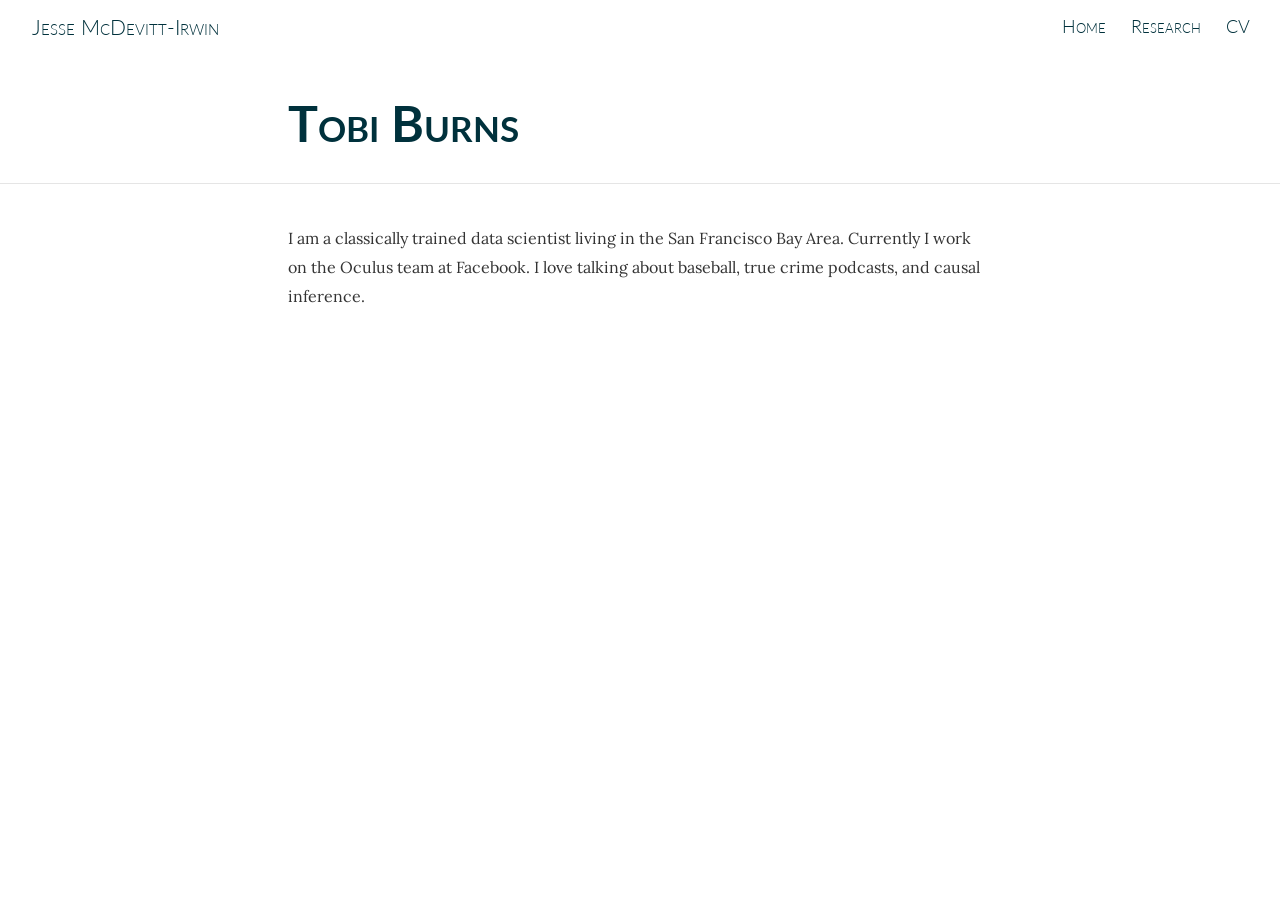
<file: _site/index.html>
<!DOCTYPE html>

<html xmlns="http://www.w3.org/1999/xhtml" lang="" xml:lang="">

<head>
  <meta charset="utf-8"/>
  <meta name="viewport" content="width=device-width, initial-scale=1"/>
  <meta http-equiv="X-UA-Compatible" content="IE=Edge,chrome=1"/>
  <meta name="generator" content="distill" />

  <style type="text/css">
  /* Hide doc at startup (prevent jankiness while JS renders/transforms) */
  body {
    visibility: hidden;
  }
  </style>

 <!--radix_placeholder_import_source-->
 <!--/radix_placeholder_import_source-->

<style type="text/css">code{white-space: pre;}</style>
<style type="text/css" data-origin="pandoc">
pre > code.sourceCode { white-space: pre; position: relative; }
pre > code.sourceCode > span { display: inline-block; line-height: 1.25; }
pre > code.sourceCode > span:empty { height: 1.2em; }
.sourceCode { overflow: visible; }
code.sourceCode > span { color: inherit; text-decoration: inherit; }
div.sourceCode { margin: 1em 0; }
pre.sourceCode { margin: 0; }
@media screen {
div.sourceCode { overflow: auto; }
}
@media print {
pre > code.sourceCode { white-space: pre-wrap; }
pre > code.sourceCode > span { text-indent: -5em; padding-left: 5em; }
}
pre.numberSource code
  { counter-reset: source-line 0; }
pre.numberSource code > span
  { position: relative; left: -4em; counter-increment: source-line; }
pre.numberSource code > span > a:first-child::before
  { content: counter(source-line);
    position: relative; left: -1em; text-align: right; vertical-align: baseline;
    border: none; display: inline-block;
    -webkit-touch-callout: none; -webkit-user-select: none;
    -khtml-user-select: none; -moz-user-select: none;
    -ms-user-select: none; user-select: none;
    padding: 0 4px; width: 4em;
    color: #aaaaaa;
  }
pre.numberSource { margin-left: 3em; border-left: 1px solid #aaaaaa;  padding-left: 4px; }
div.sourceCode
  {   }
@media screen {
pre > code.sourceCode > span > a:first-child::before { text-decoration: underline; }
}
code span.al { color: #ad0000; } /* Alert */
code span.an { color: #5e5e5e; } /* Annotation */
code span.at { } /* Attribute */
code span.bn { color: #ad0000; } /* BaseN */
code span.bu { } /* BuiltIn */
code span.cf { color: #007ba5; } /* ControlFlow */
code span.ch { color: #20794d; } /* Char */
code span.cn { color: #8f5902; } /* Constant */
code span.co { color: #5e5e5e; } /* Comment */
code span.cv { color: #5e5e5e; font-style: italic; } /* CommentVar */
code span.do { color: #5e5e5e; font-style: italic; } /* Documentation */
code span.dt { color: #ad0000; } /* DataType */
code span.dv { color: #ad0000; } /* DecVal */
code span.er { color: #ad0000; } /* Error */
code span.ex { } /* Extension */
code span.fl { color: #ad0000; } /* Float */
code span.fu { color: #4758ab; } /* Function */
code span.im { } /* Import */
code span.in { color: #5e5e5e; } /* Information */
code span.kw { color: #007ba5; } /* Keyword */
code span.op { color: #5e5e5e; } /* Operator */
code span.ot { color: #007ba5; } /* Other */
code span.pp { color: #ad0000; } /* Preprocessor */
code span.sc { color: #5e5e5e; } /* SpecialChar */
code span.ss { color: #20794d; } /* SpecialString */
code span.st { color: #20794d; } /* String */
code span.va { color: #111111; } /* Variable */
code span.vs { color: #20794d; } /* VerbatimString */
code span.wa { color: #5e5e5e; font-style: italic; } /* Warning */
</style>


  <!--radix_placeholder_meta_tags-->
  <title>Jesse McDevitt-Irwin: Tobi Burns</title>




  <!--  https://developers.facebook.com/docs/sharing/webmasters#markup -->
  <meta property="og:title" content="Jesse McDevitt-Irwin: Tobi Burns"/>
  <meta property="og:type" content="article"/>
  <meta property="og:locale" content="en_US"/>
  <meta property="og:site_name" content="Jesse McDevitt-Irwin"/>

  <!--  https://dev.twitter.com/cards/types/summary -->
  <meta property="twitter:card" content="summary"/>
  <meta property="twitter:title" content="Jesse McDevitt-Irwin: Tobi Burns"/>

  <!--/radix_placeholder_meta_tags-->
  <!--radix_placeholder_rmarkdown_metadata-->

  <script type="text/json" id="radix-rmarkdown-metadata">
  {"type":"list","attributes":{"names":{"type":"character","attributes":{},"value":["title","image","output_dir","links","output"]}},"value":[{"type":"character","attributes":{},"value":["Tobi Burns"]},{"type":"character","attributes":{},"value":["tobi.jpg"]},{"type":"character","attributes":{},"value":["docs"]},{"type":"list","attributes":{},"value":[{"type":"list","attributes":{"names":{"type":"character","attributes":{},"value":["label","url"]}},"value":[{"type":"character","attributes":{},"value":["LinkedIn"]},{"type":"character","attributes":{},"value":["https://linkedin.com/"]}]},{"type":"list","attributes":{"names":{"type":"character","attributes":{},"value":["label","url"]}},"value":[{"type":"character","attributes":{},"value":["Twitter"]},{"type":"character","attributes":{},"value":["https://twitter.com/"]}]},{"type":"list","attributes":{"names":{"type":"character","attributes":{},"value":["label","url"]}},"value":[{"type":"character","attributes":{},"value":["GitHub"]},{"type":"character","attributes":{},"value":["https://github.com/"]}]},{"type":"list","attributes":{"names":{"type":"character","attributes":{},"value":["label","url"]}},"value":[{"type":"character","attributes":{},"value":["Email"]},{"type":"character","attributes":{},"value":["mailto:email@email.com"]}]}]},{"type":"character","attributes":{},"value":["postcards::jolla"]}]}
  </script>
  <!--/radix_placeholder_rmarkdown_metadata-->
  <!--radix_placeholder_navigation_in_header-->
  <meta name="distill:offset" content=""/>

  <script type="application/javascript">

    window.headroom_prevent_pin = false;

    window.document.addEventListener("DOMContentLoaded", function (event) {

      // initialize headroom for banner
      var header = $('header').get(0);
      var headerHeight = header.offsetHeight;
      var headroom = new Headroom(header, {
        tolerance: 5,
        onPin : function() {
          if (window.headroom_prevent_pin) {
            window.headroom_prevent_pin = false;
            headroom.unpin();
          }
        }
      });
      headroom.init();
      if(window.location.hash)
        headroom.unpin();
      $(header).addClass('headroom--transition');

      // offset scroll location for banner on hash change
      // (see: https://github.com/WickyNilliams/headroom.js/issues/38)
      window.addEventListener("hashchange", function(event) {
        window.scrollTo(0, window.pageYOffset - (headerHeight + 25));
      });

      // responsive menu
      $('.distill-site-header').each(function(i, val) {
        var topnav = $(this);
        var toggle = topnav.find('.nav-toggle');
        toggle.on('click', function() {
          topnav.toggleClass('responsive');
        });
      });

      // nav dropdowns
      $('.nav-dropbtn').click(function(e) {
        $(this).next('.nav-dropdown-content').toggleClass('nav-dropdown-active');
        $(this).parent().siblings('.nav-dropdown')
           .children('.nav-dropdown-content').removeClass('nav-dropdown-active');
      });
      $("body").click(function(e){
        $('.nav-dropdown-content').removeClass('nav-dropdown-active');
      });
      $(".nav-dropdown").click(function(e){
        e.stopPropagation();
      });
    });
  </script>

  <style type="text/css">

  /* Theme (user-documented overrideables for nav appearance) */

  .distill-site-nav {
    color: rgba(255, 255, 255, 0.8);
    background-color: #0F2E3D;
    font-size: 15px;
    font-weight: 300;
  }

  .distill-site-nav a {
    color: inherit;
    text-decoration: none;
  }

  .distill-site-nav a:hover {
    color: white;
  }

  @media print {
    .distill-site-nav {
      display: none;
    }
  }

  .distill-site-header {

  }

  .distill-site-footer {

  }


  /* Site Header */

  .distill-site-header {
    width: 100%;
    box-sizing: border-box;
    z-index: 3;
  }

  .distill-site-header .nav-left {
    display: inline-block;
    margin-left: 8px;
  }

  @media screen and (max-width: 768px) {
    .distill-site-header .nav-left {
      margin-left: 0;
    }
  }


  .distill-site-header .nav-right {
    float: right;
    margin-right: 8px;
  }

  .distill-site-header a,
  .distill-site-header .title {
    display: inline-block;
    text-align: center;
    padding: 14px 10px 14px 10px;
  }

  .distill-site-header .title {
    font-size: 18px;
    min-width: 150px;
  }

  .distill-site-header .logo {
    padding: 0;
  }

  .distill-site-header .logo img {
    display: none;
    max-height: 20px;
    width: auto;
    margin-bottom: -4px;
  }

  .distill-site-header .nav-image img {
    max-height: 18px;
    width: auto;
    display: inline-block;
    margin-bottom: -3px;
  }



  @media screen and (min-width: 1000px) {
    .distill-site-header .logo img {
      display: inline-block;
    }
    .distill-site-header .nav-left {
      margin-left: 20px;
    }
    .distill-site-header .nav-right {
      margin-right: 20px;
    }
    .distill-site-header .title {
      padding-left: 12px;
    }
  }


  .distill-site-header .nav-toggle {
    display: none;
  }

  .nav-dropdown {
    display: inline-block;
    position: relative;
  }

  .nav-dropdown .nav-dropbtn {
    border: none;
    outline: none;
    color: rgba(255, 255, 255, 0.8);
    padding: 16px 10px;
    background-color: transparent;
    font-family: inherit;
    font-size: inherit;
    font-weight: inherit;
    margin: 0;
    margin-top: 1px;
    z-index: 2;
  }

  .nav-dropdown-content {
    display: none;
    position: absolute;
    background-color: white;
    min-width: 200px;
    border: 1px solid rgba(0,0,0,0.15);
    border-radius: 4px;
    box-shadow: 0px 8px 16px 0px rgba(0,0,0,0.1);
    z-index: 1;
    margin-top: 2px;
    white-space: nowrap;
    padding-top: 4px;
    padding-bottom: 4px;
  }

  .nav-dropdown-content hr {
    margin-top: 4px;
    margin-bottom: 4px;
    border: none;
    border-bottom: 1px solid rgba(0, 0, 0, 0.1);
  }

  .nav-dropdown-active {
    display: block;
  }

  .nav-dropdown-content a, .nav-dropdown-content .nav-dropdown-header {
    color: black;
    padding: 6px 24px;
    text-decoration: none;
    display: block;
    text-align: left;
  }

  .nav-dropdown-content .nav-dropdown-header {
    display: block;
    padding: 5px 24px;
    padding-bottom: 0;
    text-transform: uppercase;
    font-size: 14px;
    color: #999999;
    white-space: nowrap;
  }

  .nav-dropdown:hover .nav-dropbtn {
    color: white;
  }

  .nav-dropdown-content a:hover {
    background-color: #ddd;
    color: black;
  }

  .nav-right .nav-dropdown-content {
    margin-left: -45%;
    right: 0;
  }

  @media screen and (max-width: 768px) {
    .distill-site-header a, .distill-site-header .nav-dropdown  {display: none;}
    .distill-site-header a.nav-toggle {
      float: right;
      display: block;
    }
    .distill-site-header .title {
      margin-left: 0;
    }
    .distill-site-header .nav-right {
      margin-right: 0;
    }
    .distill-site-header {
      overflow: hidden;
    }
    .nav-right .nav-dropdown-content {
      margin-left: 0;
    }
  }


  @media screen and (max-width: 768px) {
    .distill-site-header.responsive {position: relative; min-height: 500px; }
    .distill-site-header.responsive a.nav-toggle {
      position: absolute;
      right: 0;
      top: 0;
    }
    .distill-site-header.responsive a,
    .distill-site-header.responsive .nav-dropdown {
      display: block;
      text-align: left;
    }
    .distill-site-header.responsive .nav-left,
    .distill-site-header.responsive .nav-right {
      width: 100%;
    }
    .distill-site-header.responsive .nav-dropdown {float: none;}
    .distill-site-header.responsive .nav-dropdown-content {position: relative;}
    .distill-site-header.responsive .nav-dropdown .nav-dropbtn {
      display: block;
      width: 100%;
      text-align: left;
    }
  }

  /* Site Footer */

  .distill-site-footer {
    width: 100%;
    overflow: hidden;
    box-sizing: border-box;
    z-index: 3;
    margin-top: 30px;
    padding-top: 30px;
    padding-bottom: 30px;
    text-align: center;
  }

  /* Headroom */

  d-title {
    padding-top: 6rem;
  }

  @media print {
    d-title {
      padding-top: 4rem;
    }
  }

  .headroom {
    z-index: 1000;
    position: fixed;
    top: 0;
    left: 0;
    right: 0;
  }

  .headroom--transition {
    transition: all .4s ease-in-out;
  }

  .headroom--unpinned {
    top: -100px;
  }

  .headroom--pinned {
    top: 0;
  }

  /* adjust viewport for navbar height */
  /* helps vertically center bootstrap (non-distill) content */
  .min-vh-100 {
    min-height: calc(100vh - 100px) !important;
  }

  </style>

  <script src="site_libs/jquery-3.6.0/jquery-3.6.0.min.js"></script>
  <link href="site_libs/font-awesome-5.1.0/css/all.css" rel="stylesheet"/>
  <link href="site_libs/font-awesome-5.1.0/css/v4-shims.css" rel="stylesheet"/>
  <script src="site_libs/headroom-0.9.4/headroom.min.js"></script>
  <!--/radix_placeholder_navigation_in_header-->
  <!--radix_placeholder_distill-->

  <style type="text/css">

  body {
    background-color: white;
  }

  .pandoc-table {
    width: 100%;
  }

  .pandoc-table>caption {
    margin-bottom: 10px;
  }

  .pandoc-table th:not([align]) {
    text-align: left;
  }

  .pagedtable-footer {
    font-size: 15px;
  }

  d-byline .byline {
    grid-template-columns: 2fr 2fr;
  }

  d-byline .byline h3 {
    margin-block-start: 1.5em;
  }

  d-byline .byline .authors-affiliations h3 {
    margin-block-start: 0.5em;
  }

  .authors-affiliations .orcid-id {
    width: 16px;
    height:16px;
    margin-left: 4px;
    margin-right: 4px;
    vertical-align: middle;
    padding-bottom: 2px;
  }

  d-title .dt-tags {
    margin-top: 1em;
    grid-column: text;
  }

  .dt-tags .dt-tag {
    text-decoration: none;
    display: inline-block;
    color: rgba(0,0,0,0.6);
    padding: 0em 0.4em;
    margin-right: 0.5em;
    margin-bottom: 0.4em;
    font-size: 70%;
    border: 1px solid rgba(0,0,0,0.2);
    border-radius: 3px;
    text-transform: uppercase;
    font-weight: 500;
  }

  d-article table.gt_table td,
  d-article table.gt_table th {
    border-bottom: none;
  }

  .html-widget {
    margin-bottom: 2.0em;
  }

  .l-screen-inset {
    padding-right: 16px;
  }

  .l-screen .caption {
    margin-left: 10px;
  }

  .shaded {
    background: rgb(247, 247, 247);
    padding-top: 20px;
    padding-bottom: 20px;
    border-top: 1px solid rgba(0, 0, 0, 0.1);
    border-bottom: 1px solid rgba(0, 0, 0, 0.1);
  }

  .shaded .html-widget {
    margin-bottom: 0;
    border: 1px solid rgba(0, 0, 0, 0.1);
  }

  .shaded .shaded-content {
    background: white;
  }

  .text-output {
    margin-top: 0;
    line-height: 1.5em;
  }

  .hidden {
    display: none !important;
  }

  d-article {
    padding-top: 2.5rem;
    padding-bottom: 30px;
  }

  d-appendix {
    padding-top: 30px;
  }

  d-article>p>img {
    width: 100%;
  }

  d-article h2 {
    margin: 1rem 0 1.5rem 0;
  }

  d-article h3 {
    margin-top: 1.5rem;
  }

  d-article iframe {
    border: 1px solid rgba(0, 0, 0, 0.1);
    margin-bottom: 2.0em;
    width: 100%;
  }

  /* Tweak code blocks */

  d-article div.sourceCode code,
  d-article pre code {
    font-family: Consolas, Monaco, 'Andale Mono', 'Ubuntu Mono', monospace;
  }

  d-article pre,
  d-article div.sourceCode,
  d-article div.sourceCode pre {
    overflow: auto;
  }

  d-article div.sourceCode {
    background-color: white;
  }

  d-article div.sourceCode pre {
    padding-left: 10px;
    font-size: 12px;
    border-left: 2px solid rgba(0,0,0,0.1);
  }

  d-article pre {
    font-size: 12px;
    color: black;
    background: none;
    margin-top: 0;
    text-align: left;
    white-space: pre;
    word-spacing: normal;
    word-break: normal;
    word-wrap: normal;
    line-height: 1.5;

    -moz-tab-size: 4;
    -o-tab-size: 4;
    tab-size: 4;

    -webkit-hyphens: none;
    -moz-hyphens: none;
    -ms-hyphens: none;
    hyphens: none;
  }

  d-article pre a {
    border-bottom: none;
  }

  d-article pre a:hover {
    border-bottom: none;
    text-decoration: underline;
  }

  d-article details {
    grid-column: text;
    margin-bottom: 0.8em;
  }

  @media(min-width: 768px) {

  d-article pre,
  d-article div.sourceCode,
  d-article div.sourceCode pre {
    overflow: visible !important;
  }

  d-article div.sourceCode pre {
    padding-left: 18px;
    font-size: 14px;
  }

  d-article pre {
    font-size: 14px;
  }

  }

  figure img.external {
    background: white;
    border: 1px solid rgba(0, 0, 0, 0.1);
    box-shadow: 0 1px 8px rgba(0, 0, 0, 0.1);
    padding: 18px;
    box-sizing: border-box;
  }

  /* CSS for d-contents */

  .d-contents {
    grid-column: text;
    color: rgba(0,0,0,0.8);
    font-size: 0.9em;
    padding-bottom: 1em;
    margin-bottom: 1em;
    padding-bottom: 0.5em;
    margin-bottom: 1em;
    padding-left: 0.25em;
    justify-self: start;
  }

  @media(min-width: 1000px) {
    .d-contents.d-contents-float {
      height: 0;
      grid-column-start: 1;
      grid-column-end: 4;
      justify-self: center;
      padding-right: 3em;
      padding-left: 2em;
    }
  }

  .d-contents nav h3 {
    font-size: 18px;
    margin-top: 0;
    margin-bottom: 1em;
  }

  .d-contents li {
    list-style-type: none
  }

  .d-contents nav > ul {
    padding-left: 0;
  }

  .d-contents ul {
    padding-left: 1em
  }

  .d-contents nav ul li {
    margin-top: 0.6em;
    margin-bottom: 0.2em;
  }

  .d-contents nav a {
    font-size: 13px;
    border-bottom: none;
    text-decoration: none
    color: rgba(0, 0, 0, 0.8);
  }

  .d-contents nav a:hover {
    text-decoration: underline solid rgba(0, 0, 0, 0.6)
  }

  .d-contents nav > ul > li > a {
    font-weight: 600;
  }

  .d-contents nav > ul > li > ul {
    font-weight: inherit;
  }

  .d-contents nav > ul > li > ul > li {
    margin-top: 0.2em;
  }


  .d-contents nav ul {
    margin-top: 0;
    margin-bottom: 0.25em;
  }

  .d-article-with-toc h2:nth-child(2) {
    margin-top: 0;
  }


  /* Figure */

  .figure {
    position: relative;
    margin-bottom: 2.5em;
    margin-top: 1.5em;
  }

  .figure img {
    width: 100%;
  }

  .figure .caption {
    color: rgba(0, 0, 0, 0.6);
    font-size: 12px;
    line-height: 1.5em;
  }

  .figure img.external {
    background: white;
    border: 1px solid rgba(0, 0, 0, 0.1);
    box-shadow: 0 1px 8px rgba(0, 0, 0, 0.1);
    padding: 18px;
    box-sizing: border-box;
  }

  .figure .caption a {
    color: rgba(0, 0, 0, 0.6);
  }

  .figure .caption b,
  .figure .caption strong, {
    font-weight: 600;
    color: rgba(0, 0, 0, 1.0);
  }

  /* Citations */

  d-article .citation {
    color: inherit;
    cursor: inherit;
  }

  div.hanging-indent{
    margin-left: 1em; text-indent: -1em;
  }

  /* Citation hover box */

  .tippy-box[data-theme~=light-border] {
    background-color: rgba(250, 250, 250, 0.95);
  }

  .tippy-content > p {
    margin-bottom: 0;
    padding: 2px;
  }


  /* Tweak 1000px media break to show more text */

  @media(min-width: 1000px) {
    .base-grid,
    distill-header,
    d-title,
    d-abstract,
    d-article,
    d-appendix,
    distill-appendix,
    d-byline,
    d-footnote-list,
    d-citation-list,
    distill-footer {
      grid-template-columns: [screen-start] 1fr [page-start kicker-start] 80px [middle-start] 50px [text-start kicker-end] 65px 65px 65px 65px 65px 65px 65px 65px [text-end gutter-start] 65px [middle-end] 65px [page-end gutter-end] 1fr [screen-end];
      grid-column-gap: 16px;
    }

    .grid {
      grid-column-gap: 16px;
    }

    d-article {
      font-size: 1.06rem;
      line-height: 1.7em;
    }
    figure .caption, .figure .caption, figure figcaption {
      font-size: 13px;
    }
  }

  @media(min-width: 1180px) {
    .base-grid,
    distill-header,
    d-title,
    d-abstract,
    d-article,
    d-appendix,
    distill-appendix,
    d-byline,
    d-footnote-list,
    d-citation-list,
    distill-footer {
      grid-template-columns: [screen-start] 1fr [page-start kicker-start] 60px [middle-start] 60px [text-start kicker-end] 60px 60px 60px 60px 60px 60px 60px 60px [text-end gutter-start] 60px [middle-end] 60px [page-end gutter-end] 1fr [screen-end];
      grid-column-gap: 32px;
    }

    .grid {
      grid-column-gap: 32px;
    }
  }


  /* Get the citation styles for the appendix (not auto-injected on render since
     we do our own rendering of the citation appendix) */

  d-appendix .citation-appendix,
  .d-appendix .citation-appendix {
    font-size: 11px;
    line-height: 15px;
    border-left: 1px solid rgba(0, 0, 0, 0.1);
    padding-left: 18px;
    border: 1px solid rgba(0,0,0,0.1);
    background: rgba(0, 0, 0, 0.02);
    padding: 10px 18px;
    border-radius: 3px;
    color: rgba(150, 150, 150, 1);
    overflow: hidden;
    margin-top: -12px;
    white-space: pre-wrap;
    word-wrap: break-word;
  }

  /* Include appendix styles here so they can be overridden */

  d-appendix {
    contain: layout style;
    font-size: 0.8em;
    line-height: 1.7em;
    margin-top: 60px;
    margin-bottom: 0;
    border-top: 1px solid rgba(0, 0, 0, 0.1);
    color: rgba(0,0,0,0.5);
    padding-top: 60px;
    padding-bottom: 48px;
  }

  d-appendix h3 {
    grid-column: page-start / text-start;
    font-size: 15px;
    font-weight: 500;
    margin-top: 1em;
    margin-bottom: 0;
    color: rgba(0,0,0,0.65);
  }

  d-appendix h3 + * {
    margin-top: 1em;
  }

  d-appendix ol {
    padding: 0 0 0 15px;
  }

  @media (min-width: 768px) {
    d-appendix ol {
      padding: 0 0 0 30px;
      margin-left: -30px;
    }
  }

  d-appendix li {
    margin-bottom: 1em;
  }

  d-appendix a {
    color: rgba(0, 0, 0, 0.6);
  }

  d-appendix > * {
    grid-column: text;
  }

  d-appendix > d-footnote-list,
  d-appendix > d-citation-list,
  d-appendix > distill-appendix {
    grid-column: screen;
  }

  /* Include footnote styles here so they can be overridden */

  d-footnote-list {
    contain: layout style;
  }

  d-footnote-list > * {
    grid-column: text;
  }

  d-footnote-list a.footnote-backlink {
    color: rgba(0,0,0,0.3);
    padding-left: 0.5em;
  }



  /* Anchor.js */

  .anchorjs-link {
    /*transition: all .25s linear; */
    text-decoration: none;
    border-bottom: none;
  }
  *:hover > .anchorjs-link {
    margin-left: -1.125em !important;
    text-decoration: none;
    border-bottom: none;
  }

  /* Social footer */

  .social_footer {
    margin-top: 30px;
    margin-bottom: 0;
    color: rgba(0,0,0,0.67);
  }

  .disqus-comments {
    margin-right: 30px;
  }

  .disqus-comment-count {
    border-bottom: 1px solid rgba(0, 0, 0, 0.4);
    cursor: pointer;
  }

  #disqus_thread {
    margin-top: 30px;
  }

  .article-sharing a {
    border-bottom: none;
    margin-right: 8px;
  }

  .article-sharing a:hover {
    border-bottom: none;
  }

  .sidebar-section.subscribe {
    font-size: 12px;
    line-height: 1.6em;
  }

  .subscribe p {
    margin-bottom: 0.5em;
  }


  .article-footer .subscribe {
    font-size: 15px;
    margin-top: 45px;
  }


  .sidebar-section.custom {
    font-size: 12px;
    line-height: 1.6em;
  }

  .custom p {
    margin-bottom: 0.5em;
  }

  /* Styles for listing layout (hide title) */
  .layout-listing d-title, .layout-listing .d-title {
    display: none;
  }

  /* Styles for posts lists (not auto-injected) */


  .posts-with-sidebar {
    padding-left: 45px;
    padding-right: 45px;
  }

  .posts-list .description h2,
  .posts-list .description p {
    font-family: -apple-system, BlinkMacSystemFont, "Segoe UI", Roboto, Oxygen, Ubuntu, Cantarell, "Fira Sans", "Droid Sans", "Helvetica Neue", Arial, sans-serif;
  }

  .posts-list .description h2 {
    font-weight: 700;
    border-bottom: none;
    padding-bottom: 0;
  }

  .posts-list h2.post-tag {
    border-bottom: 1px solid rgba(0, 0, 0, 0.2);
    padding-bottom: 12px;
  }
  .posts-list {
    margin-top: 60px;
    margin-bottom: 24px;
  }

  .posts-list .post-preview {
    text-decoration: none;
    overflow: hidden;
    display: block;
    border-bottom: 1px solid rgba(0, 0, 0, 0.1);
    padding: 24px 0;
  }

  .post-preview-last {
    border-bottom: none !important;
  }

  .posts-list .posts-list-caption {
    grid-column: screen;
    font-weight: 400;
  }

  .posts-list .post-preview h2 {
    margin: 0 0 6px 0;
    line-height: 1.2em;
    font-style: normal;
    font-size: 24px;
  }

  .posts-list .post-preview p {
    margin: 0 0 12px 0;
    line-height: 1.4em;
    font-size: 16px;
  }

  .posts-list .post-preview .thumbnail {
    box-sizing: border-box;
    margin-bottom: 24px;
    position: relative;
    max-width: 500px;
  }
  .posts-list .post-preview img {
    width: 100%;
    display: block;
  }

  .posts-list .metadata {
    font-size: 12px;
    line-height: 1.4em;
    margin-bottom: 18px;
  }

  .posts-list .metadata > * {
    display: inline-block;
  }

  .posts-list .metadata .publishedDate {
    margin-right: 2em;
  }

  .posts-list .metadata .dt-authors {
    display: block;
    margin-top: 0.3em;
    margin-right: 2em;
  }

  .posts-list .dt-tags {
    display: block;
    line-height: 1em;
  }

  .posts-list .dt-tags .dt-tag {
    display: inline-block;
    color: rgba(0,0,0,0.6);
    padding: 0.3em 0.4em;
    margin-right: 0.2em;
    margin-bottom: 0.4em;
    font-size: 60%;
    border: 1px solid rgba(0,0,0,0.2);
    border-radius: 3px;
    text-transform: uppercase;
    font-weight: 500;
  }

  .posts-list img {
    opacity: 1;
  }

  .posts-list img[data-src] {
    opacity: 0;
  }

  .posts-more {
    clear: both;
  }


  .posts-sidebar {
    font-size: 16px;
  }

  .posts-sidebar h3 {
    font-size: 16px;
    margin-top: 0;
    margin-bottom: 0.5em;
    font-weight: 400;
    text-transform: uppercase;
  }

  .sidebar-section {
    margin-bottom: 30px;
  }

  .categories ul {
    list-style-type: none;
    margin: 0;
    padding: 0;
  }

  .categories li {
    color: rgba(0, 0, 0, 0.8);
    margin-bottom: 0;
  }

  .categories li>a {
    border-bottom: none;
  }

  .categories li>a:hover {
    border-bottom: 1px solid rgba(0, 0, 0, 0.4);
  }

  .categories .active {
    font-weight: 600;
  }

  .categories .category-count {
    color: rgba(0, 0, 0, 0.4);
  }


  @media(min-width: 768px) {
    .posts-list .post-preview h2 {
      font-size: 26px;
    }
    .posts-list .post-preview .thumbnail {
      float: right;
      width: 30%;
      margin-bottom: 0;
    }
    .posts-list .post-preview .description {
      float: left;
      width: 45%;
    }
    .posts-list .post-preview .metadata {
      float: left;
      width: 20%;
      margin-top: 8px;
    }
    .posts-list .post-preview p {
      margin: 0 0 12px 0;
      line-height: 1.5em;
      font-size: 16px;
    }
    .posts-with-sidebar .posts-list {
      float: left;
      width: 75%;
    }
    .posts-with-sidebar .posts-sidebar {
      float: right;
      width: 20%;
      margin-top: 60px;
      padding-top: 24px;
      padding-bottom: 24px;
    }
  }


  /* Improve display for browsers without grid (IE/Edge <= 15) */

  .downlevel {
    line-height: 1.6em;
    font-family: -apple-system, BlinkMacSystemFont, "Segoe UI", Roboto, Oxygen, Ubuntu, Cantarell, "Fira Sans", "Droid Sans", "Helvetica Neue", Arial, sans-serif;
    margin: 0;
  }

  .downlevel .d-title {
    padding-top: 6rem;
    padding-bottom: 1.5rem;
  }

  .downlevel .d-title h1 {
    font-size: 50px;
    font-weight: 700;
    line-height: 1.1em;
    margin: 0 0 0.5rem;
  }

  .downlevel .d-title p {
    font-weight: 300;
    font-size: 1.2rem;
    line-height: 1.55em;
    margin-top: 0;
  }

  .downlevel .d-byline {
    padding-top: 0.8em;
    padding-bottom: 0.8em;
    font-size: 0.8rem;
    line-height: 1.8em;
  }

  .downlevel .section-separator {
    border: none;
    border-top: 1px solid rgba(0, 0, 0, 0.1);
  }

  .downlevel .d-article {
    font-size: 1.06rem;
    line-height: 1.7em;
    padding-top: 1rem;
    padding-bottom: 2rem;
  }


  .downlevel .d-appendix {
    padding-left: 0;
    padding-right: 0;
    max-width: none;
    font-size: 0.8em;
    line-height: 1.7em;
    margin-bottom: 0;
    color: rgba(0,0,0,0.5);
    padding-top: 40px;
    padding-bottom: 48px;
  }

  .downlevel .footnotes ol {
    padding-left: 13px;
  }

  .downlevel .base-grid,
  .downlevel .distill-header,
  .downlevel .d-title,
  .downlevel .d-abstract,
  .downlevel .d-article,
  .downlevel .d-appendix,
  .downlevel .distill-appendix,
  .downlevel .d-byline,
  .downlevel .d-footnote-list,
  .downlevel .d-citation-list,
  .downlevel .distill-footer,
  .downlevel .appendix-bottom,
  .downlevel .posts-container {
    padding-left: 40px;
    padding-right: 40px;
  }

  @media(min-width: 768px) {
    .downlevel .base-grid,
    .downlevel .distill-header,
    .downlevel .d-title,
    .downlevel .d-abstract,
    .downlevel .d-article,
    .downlevel .d-appendix,
    .downlevel .distill-appendix,
    .downlevel .d-byline,
    .downlevel .d-footnote-list,
    .downlevel .d-citation-list,
    .downlevel .distill-footer,
    .downlevel .appendix-bottom,
    .downlevel .posts-container {
    padding-left: 150px;
    padding-right: 150px;
    max-width: 900px;
  }
  }

  .downlevel pre code {
    display: block;
    border-left: 2px solid rgba(0, 0, 0, .1);
    padding: 0 0 0 20px;
    font-size: 14px;
  }

  .downlevel code, .downlevel pre {
    color: black;
    background: none;
    font-family: Consolas, Monaco, 'Andale Mono', 'Ubuntu Mono', monospace;
    text-align: left;
    white-space: pre;
    word-spacing: normal;
    word-break: normal;
    word-wrap: normal;
    line-height: 1.5;

    -moz-tab-size: 4;
    -o-tab-size: 4;
    tab-size: 4;

    -webkit-hyphens: none;
    -moz-hyphens: none;
    -ms-hyphens: none;
    hyphens: none;
  }

  .downlevel .posts-list .post-preview {
    color: inherit;
  }



  </style>

  <script type="application/javascript">

  function is_downlevel_browser() {
    if (bowser.isUnsupportedBrowser({ msie: "12", msedge: "16"},
                                   window.navigator.userAgent)) {
      return true;
    } else {
      return window.load_distill_framework === undefined;
    }
  }

  // show body when load is complete
  function on_load_complete() {

    // add anchors
    if (window.anchors) {
      window.anchors.options.placement = 'left';
      window.anchors.add('d-article > h2, d-article > h3, d-article > h4, d-article > h5');
    }


    // set body to visible
    document.body.style.visibility = 'visible';

    // force redraw for leaflet widgets
    if (window.HTMLWidgets) {
      var maps = window.HTMLWidgets.findAll(".leaflet");
      $.each(maps, function(i, el) {
        var map = this.getMap();
        map.invalidateSize();
        map.eachLayer(function(layer) {
          if (layer instanceof L.TileLayer)
            layer.redraw();
        });
      });
    }

    // trigger 'shown' so htmlwidgets resize
    $('d-article').trigger('shown');
  }

  function init_distill() {

    init_common();

    // create front matter
    var front_matter = $('<d-front-matter></d-front-matter>');
    $('#distill-front-matter').wrap(front_matter);

    // create d-title
    $('.d-title').changeElementType('d-title');

    // create d-byline
    var byline = $('<d-byline></d-byline>');
    $('.d-byline').replaceWith(byline);

    // create d-article
    var article = $('<d-article></d-article>');
    $('.d-article').wrap(article).children().unwrap();

    // move posts container into article
    $('.posts-container').appendTo($('d-article'));

    // create d-appendix
    $('.d-appendix').changeElementType('d-appendix');

    // flag indicating that we have appendix items
    var appendix = $('.appendix-bottom').children('h3').length > 0;

    // replace footnotes with <d-footnote>
    $('.footnote-ref').each(function(i, val) {
      appendix = true;
      var href = $(this).attr('href');
      var id = href.replace('#', '');
      var fn = $('#' + id);
      var fn_p = $('#' + id + '>p');
      fn_p.find('.footnote-back').remove();
      var text = fn_p.html();
      var dtfn = $('<d-footnote></d-footnote>');
      dtfn.html(text);
      $(this).replaceWith(dtfn);
    });
    // remove footnotes
    $('.footnotes').remove();

    // move refs into #references-listing
    $('#references-listing').replaceWith($('#refs'));

    $('h1.appendix, h2.appendix').each(function(i, val) {
      $(this).changeElementType('h3');
    });
    $('h3.appendix').each(function(i, val) {
      var id = $(this).attr('id');
      $('.d-contents a[href="#' + id + '"]').parent().remove();
      appendix = true;
      $(this).nextUntil($('h1, h2, h3')).addBack().appendTo($('d-appendix'));
    });

    // show d-appendix if we have appendix content
    $("d-appendix").css('display', appendix ? 'grid' : 'none');

    // localize layout chunks to just output
    $('.layout-chunk').each(function(i, val) {

      // capture layout
      var layout = $(this).attr('data-layout');

      // apply layout to markdown level block elements
      var elements = $(this).children().not('details, div.sourceCode, pre, script');
      elements.each(function(i, el) {
        var layout_div = $('<div class="' + layout + '"></div>');
        if (layout_div.hasClass('shaded')) {
          var shaded_content = $('<div class="shaded-content"></div>');
          $(this).wrap(shaded_content);
          $(this).parent().wrap(layout_div);
        } else {
          $(this).wrap(layout_div);
        }
      });


      // unwrap the layout-chunk div
      $(this).children().unwrap();
    });

    // remove code block used to force  highlighting css
    $('.distill-force-highlighting-css').parent().remove();

    // remove empty line numbers inserted by pandoc when using a
    // custom syntax highlighting theme
    $('code.sourceCode a:empty').remove();

    // load distill framework
    load_distill_framework();

    // wait for window.distillRunlevel == 4 to do post processing
    function distill_post_process() {

      if (!window.distillRunlevel || window.distillRunlevel < 4)
        return;

      // hide author/affiliations entirely if we have no authors
      var front_matter = JSON.parse($("#distill-front-matter").html());
      var have_authors = front_matter.authors && front_matter.authors.length > 0;
      if (!have_authors)
        $('d-byline').addClass('hidden');

      // article with toc class
      $('.d-contents').parent().addClass('d-article-with-toc');

      // strip links that point to #
      $('.authors-affiliations').find('a[href="#"]').removeAttr('href');

      // add orcid ids
      $('.authors-affiliations').find('.author').each(function(i, el) {
        var orcid_id = front_matter.authors[i].orcidID;
        if (orcid_id) {
          var a = $('<a></a>');
          a.attr('href', 'https://orcid.org/' + orcid_id);
          var img = $('<img></img>');
          img.addClass('orcid-id');
          img.attr('alt', 'ORCID ID');
          img.attr('src','[data-uri]');
          a.append(img);
          $(this).append(a);
        }
      });

      // hide elements of author/affiliations grid that have no value
      function hide_byline_column(caption) {
        $('d-byline').find('h3:contains("' + caption + '")').parent().css('visibility', 'hidden');
      }

      // affiliations
      var have_affiliations = false;
      for (var i = 0; i<front_matter.authors.length; ++i) {
        var author = front_matter.authors[i];
        if (author.affiliation !== "&nbsp;") {
          have_affiliations = true;
          break;
        }
      }
      if (!have_affiliations)
        $('d-byline').find('h3:contains("Affiliations")').css('visibility', 'hidden');

      // published date
      if (!front_matter.publishedDate)
        hide_byline_column("Published");

      // document object identifier
      var doi = $('d-byline').find('h3:contains("DOI")');
      var doi_p = doi.next().empty();
      if (!front_matter.doi) {
        // if we have a citation and valid citationText then link to that
        if ($('#citation').length > 0 && front_matter.citationText) {
          doi.html('Citation');
          $('<a href="#citation"></a>')
            .text(front_matter.citationText)
            .appendTo(doi_p);
        } else {
          hide_byline_column("DOI");
        }
      } else {
        $('<a></a>')
           .attr('href', "https://doi.org/" + front_matter.doi)
           .html(front_matter.doi)
           .appendTo(doi_p);
      }

       // change plural form of authors/affiliations
      if (front_matter.authors.length === 1) {
        var grid = $('.authors-affiliations');
        grid.children('h3:contains("Authors")').text('Author');
        grid.children('h3:contains("Affiliations")').text('Affiliation');
      }

      // remove d-appendix and d-footnote-list local styles
      $('d-appendix > style:first-child').remove();
      $('d-footnote-list > style:first-child').remove();

      // move appendix-bottom entries to the bottom
      $('.appendix-bottom').appendTo('d-appendix').children().unwrap();
      $('.appendix-bottom').remove();

      // hoverable references
      $('span.citation[data-cites]').each(function() {
        var refs = $(this).attr('data-cites').split(" ");
        var refHtml = refs.map(function(ref) {
          return "<p>" + $('#ref-' + ref).html() + "</p>";
        }).join("\n");
        window.tippy(this, {
          allowHTML: true,
          content: refHtml,
          maxWidth: 500,
          interactive: true,
          interactiveBorder: 10,
          theme: 'light-border',
          placement: 'bottom-start'
        });
      });

      // clear polling timer
      clearInterval(tid);

      // show body now that everything is ready
      on_load_complete();
    }

    var tid = setInterval(distill_post_process, 50);
    distill_post_process();

  }

  function init_downlevel() {

    init_common();

     // insert hr after d-title
    $('.d-title').after($('<hr class="section-separator"/>'));

    // check if we have authors
    var front_matter = JSON.parse($("#distill-front-matter").html());
    var have_authors = front_matter.authors && front_matter.authors.length > 0;

    // manage byline/border
    if (!have_authors)
      $('.d-byline').remove();
    $('.d-byline').after($('<hr class="section-separator"/>'));
    $('.d-byline a').remove();

    // remove toc
    $('.d-contents').remove();

    // move appendix elements
    $('h1.appendix, h2.appendix').each(function(i, val) {
      $(this).changeElementType('h3');
    });
    $('h3.appendix').each(function(i, val) {
      $(this).nextUntil($('h1, h2, h3')).addBack().appendTo($('.d-appendix'));
    });


    // inject headers into references and footnotes
    var refs_header = $('<h3></h3>');
    refs_header.text('References');
    $('#refs').prepend(refs_header);

    var footnotes_header = $('<h3></h3');
    footnotes_header.text('Footnotes');
    $('.footnotes').children('hr').first().replaceWith(footnotes_header);

    // move appendix-bottom entries to the bottom
    $('.appendix-bottom').appendTo('.d-appendix').children().unwrap();
    $('.appendix-bottom').remove();

    // remove appendix if it's empty
    if ($('.d-appendix').children().length === 0)
      $('.d-appendix').remove();

    // prepend separator above appendix
    $('.d-appendix').before($('<hr class="section-separator" style="clear: both"/>'));

    // trim code
    $('pre>code').each(function(i, val) {
      $(this).html($.trim($(this).html()));
    });

    // move posts-container right before article
    $('.posts-container').insertBefore($('.d-article'));

    $('body').addClass('downlevel');

    on_load_complete();
  }


  function init_common() {

    // jquery plugin to change element types
    (function($) {
      $.fn.changeElementType = function(newType) {
        var attrs = {};

        $.each(this[0].attributes, function(idx, attr) {
          attrs[attr.nodeName] = attr.nodeValue;
        });

        this.replaceWith(function() {
          return $("<" + newType + "/>", attrs).append($(this).contents());
        });
      };
    })(jQuery);

    // prevent underline for linked images
    $('a > img').parent().css({'border-bottom' : 'none'});

    // mark non-body figures created by knitr chunks as 100% width
    $('.layout-chunk').each(function(i, val) {
      var figures = $(this).find('img, .html-widget');
      if ($(this).attr('data-layout') !== "l-body") {
        figures.css('width', '100%');
      } else {
        figures.css('max-width', '100%');
        figures.filter("[width]").each(function(i, val) {
          var fig = $(this);
          fig.css('width', fig.attr('width') + 'px');
        });

      }
    });

    // auto-append index.html to post-preview links in file: protocol
    // and in rstudio ide preview
    $('.post-preview').each(function(i, val) {
      if (window.location.protocol === "file:")
        $(this).attr('href', $(this).attr('href') + "index.html");
    });

    // get rid of index.html references in header
    if (window.location.protocol !== "file:") {
      $('.distill-site-header a[href]').each(function(i,val) {
        $(this).attr('href', $(this).attr('href').replace("index.html", "./"));
      });
    }

    // add class to pandoc style tables
    $('tr.header').parent('thead').parent('table').addClass('pandoc-table');
    $('.kable-table').children('table').addClass('pandoc-table');

    // add figcaption style to table captions
    $('caption').parent('table').addClass("figcaption");

    // initialize posts list
    if (window.init_posts_list)
      window.init_posts_list();

    // implmement disqus comment link
    $('.disqus-comment-count').click(function() {
      window.headroom_prevent_pin = true;
      $('#disqus_thread').toggleClass('hidden');
      if (!$('#disqus_thread').hasClass('hidden')) {
        var offset = $(this).offset();
        $(window).resize();
        $('html, body').animate({
          scrollTop: offset.top - 35
        });
      }
    });
  }

  document.addEventListener('DOMContentLoaded', function() {
    if (is_downlevel_browser())
      init_downlevel();
    else
      window.addEventListener('WebComponentsReady', init_distill);
  });

  </script>

  <style type="text/css">
  /* base variables */

  /* Edit the CSS properties in this file to create a custom
     Distill theme. Only edit values in the right column
     for each row; values shown are the CSS defaults.
     To return any property to the default,
     you may set its value to: unset
     All rows must end with a semi-colon.                      */

  /* Optional: embed custom fonts here with `@import`          */
  /* This must remain at the top of this file.                 */



  html {
    /*-- Main font sizes --*/
    --title-size:      50px;
    --body-size:       1.06rem;
    --code-size:       14px;
    --aside-size:      12px;
    --fig-cap-size:    13px;
    /*-- Main font colors --*/
    --title-color:     #000000;
    --header-color:    rgba(0, 0, 0, 0.8);
    --body-color:      rgba(0, 0, 0, 0.8);
    --aside-color:     rgba(0, 0, 0, 0.6);
    --fig-cap-color:   rgba(0, 0, 0, 0.6);
    /*-- Specify custom fonts ~~~ must be imported above   --*/
    --heading-font:    sans-serif;
    --mono-font:       monospace;
    --body-font:       sans-serif;
    --navbar-font:     sans-serif;  /* websites + blogs only */
  }

  /*-- ARTICLE METADATA --*/
  d-byline {
    --heading-size:    0.6rem;
    --heading-color:   rgba(0, 0, 0, 0.5);
    --body-size:       0.8rem;
    --body-color:      rgba(0, 0, 0, 0.8);
  }

  /*-- ARTICLE TABLE OF CONTENTS --*/
  .d-contents {
    --heading-size:    18px;
    --contents-size:   13px;
  }

  /*-- ARTICLE APPENDIX --*/
  d-appendix {
    --heading-size:    15px;
    --heading-color:   rgba(0, 0, 0, 0.65);
    --text-size:       0.8em;
    --text-color:      rgba(0, 0, 0, 0.5);
  }

  /*-- WEBSITE HEADER + FOOTER --*/
  /* These properties only apply to Distill sites and blogs  */

  .distill-site-header {
    --title-size:       18px;
    --text-color:       rgba(255, 255, 255, 0.8);
    --text-size:        15px;
    --hover-color:      white;
    --bkgd-color:       #0F2E3D;
  }

  .distill-site-footer {
    --text-color:       rgba(255, 255, 255, 0.8);
    --text-size:        15px;
    --hover-color:      white;
    --bkgd-color:       #0F2E3D;
  }

  /*-- Additional custom styles --*/
  /* Add any additional CSS rules below                      */
  </style>
  <style type="text/css">
  /* base variables */

  /* Edit the CSS properties in this file to create a custom
     Distill theme. Only edit values in the right column
     for each row; values shown are the CSS defaults.
     To return any property to the default,
     you may set its value to: unset
     All rows must end with a semi-colon.                      */

  /* Optional: embed custom fonts here with `@import`          */
  /* This must remain at the top of this file.                 */
  /* @import url('https://fonts.googleapis.com/css2?family=Cardo'); */
  @import url('https://fonts.googleapis.com/css2?family=Lora');
  @import url('https://fonts.googleapis.com/css2?family=Lato');


  html {
    /*-- Main font sizes --*/
    --title-size:      50px;
    --body-size:       1rem;
    --code-size:       14px;
    --aside-size:      12px;
    --fig-cap-size:    13px;
    /*-- Main font colors --*/
    --title-color:     rgba(0, 49, 60, 1);
    --header-color:    rgba(0, 49, 60, 1);
    --body-color:      rgba(0, 0, 0, 0.8);
    --aside-color:     rgba(0, 0, 0, 0.6);
    --fig-cap-color:   rgba(0, 0, 0, 0.6);
    --hover-color:     rgba(0, 49, 60, 0.4);
    /*-- Specify custom fonts ~~~ must be imported above   --*/
    --heading-font:    "Lato", serif;
    --body-font:       "Lora", serif;
    --navbar-font:     "Lato", serif;  /* websites + blogs only */
  }

  /*-- ARTICLE METADATA --*/
  d-byline {
    --heading-size:    0.6rem;
    --heading-color:   rgba(0, 0, 0, 0.5);
    --body-size:       0.9rem;
    --body-color:      rgba(0, 0, 0, 0.8);
  }

  /*-- ARTICLE TABLE OF CONTENTS --*/
  .d-contents {
    --heading-size:    18px;
    --contents-size:   13px;
  }

  /*-- ARTICLE APPENDIX --*/
  d-appendix {
    --heading-size:    15px;
    --heading-color:   rgba(0, 0, 0, 0.65);
    --text-size:       0.8em;
    --text-color:      rgba(0, 0, 0, 0.5);
  }

  /*-- WEBSITE HEADER + FOOTER --*/
  /* These properties only apply to Distill sites and blogs  */

  .distill-site-header {
    --font-family:      'Lora', serif;
    --title-size:       21px;
    --text-color:       rgba(0, 49, 60, 1);
    --text-size:        18px;
    --hover-color:      rgba(0, 49, 60, 0.4);
    --bkgd-color:       rgba(255, 255, 255, 0.8);
    font-variant: small-caps;
  }

  .distill-site-footer {
    --text-color:       rgba(10, 10, 10, 0.8);
    --text-size:        15px;
    --hover-color:      white;
    --bkgd-color:       rgba(240, 240, 240, 0.8); 
  }

  /*-- Additional custom styles --*/
  /* Add any additional CSS rules below                      */

  h1, h2, h3 {
    color: rgba(0, 49, 60, 1);
    font-variant: small-caps;
  }

  p {
    color: rgba(0, 0, 0, 0.8);
  }

  a {
  	color: rgba(0, 49, 60, 1);
  }

  a:hover {
  	color: rgba(0, 49, 60, 0.4);
  }

  /* Buttons on postcard */
  .btn-outline-dark {
      color: rgba(0, 49, 60, 1);
  }

  .btn-outline-dark:hover {
      background-color: rgba(0, 49, 60, 1);
      color: white;
  }

  /*body {
    background-color: rgba(249, 250, 247, 0.8);
  }*/
  </style>
  <style type="text/css">
  /* base style */

  /* FONT FAMILIES */

  :root {
    --heading-default: -apple-system, BlinkMacSystemFont, "Segoe UI", Roboto, Oxygen, Ubuntu, Cantarell, "Fira Sans", "Droid Sans", "Helvetica Neue", Arial, sans-serif;
    --mono-default: Consolas, Monaco, 'Andale Mono', 'Ubuntu Mono', monospace;
    --body-default: -apple-system, BlinkMacSystemFont, "Segoe UI", Roboto, Oxygen, Ubuntu, Cantarell, "Fira Sans", "Droid Sans", "Helvetica Neue", Arial, sans-serif;
  }

  body,
  .posts-list .post-preview p,
  .posts-list .description p {
    font-family: var(--body-font), var(--body-default);
  }

  h1, h2, h3, h4, h5, h6,
  .posts-list .post-preview h2,
  .posts-list .description h2 {
    font-family: var(--heading-font), var(--heading-default);
  }

  d-article div.sourceCode code,
  d-article pre code {
    font-family: var(--mono-font), var(--mono-default);
  }


  /*-- TITLE --*/
  d-title h1,
  .posts-list > h1 {
    color: var(--title-color, black);
  }

  d-title h1 {
    font-size: var(--title-size, 50px);
  }

  /*-- HEADERS --*/
  d-article h1,
  d-article h2,
  d-article h3,
  d-article h4,
  d-article h5,
  d-article h6 {
    color: var(--header-color, rgba(0, 0, 0, 0.8));
  }

  /*-- BODY --*/
  d-article > p,  /* only text inside of <p> tags */
  d-article > ul, /* lists */
  d-article > ol {
    color: var(--body-color, rgba(0, 0, 0, 0.8));
    font-size: var(--body-size, 1.06rem);
  }


  /*-- CODE --*/
  d-article div.sourceCode code,
  d-article pre code {
    font-size: var(--code-size, 14px);
  }

  /*-- ASIDE --*/
  d-article aside {
    font-size: var(--aside-size, 12px);
    color: var(--aside-color, rgba(0, 0, 0, 0.6));
  }

  /*-- FIGURE CAPTIONS --*/
  figure .caption,
  figure figcaption,
  .figure .caption {
    font-size: var(--fig-cap-size, 13px);
    color: var(--fig-cap-color, rgba(0, 0, 0, 0.6));
  }

  /*-- METADATA --*/
  d-byline h3 {
    font-size: var(--heading-size, 0.6rem);
    color: var(--heading-color, rgba(0, 0, 0, 0.5));
  }

  d-byline {
    font-size: var(--body-size, 0.8rem);
    color: var(--body-color, rgba(0, 0, 0, 0.8));
  }

  d-byline a,
  d-article d-byline a {
    color: var(--body-color, rgba(0, 0, 0, 0.8));
  }

  /*-- TABLE OF CONTENTS --*/
  .d-contents nav h3 {
    font-size: var(--heading-size, 18px);
  }

  .d-contents nav a {
    font-size: var(--contents-size, 13px);
  }

  /*-- APPENDIX --*/
  d-appendix h3 {
    font-size: var(--heading-size, 15px);
    color: var(--heading-color, rgba(0, 0, 0, 0.65));
  }

  d-appendix {
    font-size: var(--text-size, 0.8em);
    color: var(--text-color, rgba(0, 0, 0, 0.5));
  }

  d-appendix d-footnote-list a.footnote-backlink {
    color: var(--text-color, rgba(0, 0, 0, 0.5));
  }

  /*-- WEBSITE HEADER + FOOTER --*/
  .distill-site-header .title {
    font-size: var(--title-size, 18px);
    font-family: var(--navbar-font), var(--heading-default);
  }

  .distill-site-header a,
  .nav-dropdown .nav-dropbtn {
    font-family: var(--navbar-font), var(--heading-default);
  }

  .nav-dropdown .nav-dropbtn {
    color: var(--text-color, rgba(255, 255, 255, 0.8));
    font-size: var(--text-size, 15px);
  }

  .distill-site-header a:hover,
  .nav-dropdown:hover .nav-dropbtn {
    color: var(--hover-color, white);
  }

  .distill-site-header {
    font-size: var(--text-size, 15px);
    color: var(--text-color, rgba(255, 255, 255, 0.8));
    background-color: var(--bkgd-color, #0F2E3D);
  }

  .distill-site-footer {
    font-size: var(--text-size, 15px);
    color: var(--text-color, rgba(255, 255, 255, 0.8));
    background-color: var(--bkgd-color, #0F2E3D);
  }

  .distill-site-footer a:hover {
    color: var(--hover-color, white);
  }</style>
  <!--/radix_placeholder_distill-->
  <script src="site_libs/header-attrs-2.11/header-attrs.js"></script>
  <script src="site_libs/popper-2.6.0/popper.min.js"></script>
  <link href="site_libs/tippy-6.2.7/tippy.css" rel="stylesheet" />
  <link href="site_libs/tippy-6.2.7/tippy-light-border.css" rel="stylesheet" />
  <script src="site_libs/tippy-6.2.7/tippy.umd.min.js"></script>
  <script src="site_libs/anchor-4.2.2/anchor.min.js"></script>
  <script src="site_libs/bowser-1.9.3/bowser.min.js"></script>
  <script src="site_libs/webcomponents-2.0.0/webcomponents.js"></script>
  <script src="site_libs/distill-2.2.21/template.v2.js"></script>
  <!--radix_placeholder_site_in_header-->
  <!--/radix_placeholder_site_in_header-->


</head>

<body>

<!--radix_placeholder_front_matter-->

<script id="distill-front-matter" type="text/json">
{"title":"Tobi Burns","authors":[]}
</script>

<!--/radix_placeholder_front_matter-->
<!--radix_placeholder_navigation_before_body-->
<header class="header header--fixed" role="banner">
<nav class="distill-site-nav distill-site-header">
<div class="nav-left">
<a href="index.html" class="title">Jesse McDevitt-Irwin</a>
</div>
<div class="nav-right">
<a href="index.html">Home</a>
<a href="pages/academic.html">Research</a>
<a href="pages/CV/cv_McDevitt_Irwin.pdf">CV</a>
<a href="javascript:void(0);" class="nav-toggle">&#9776;</a>
</div>
</nav>
</header>
<!--/radix_placeholder_navigation_before_body-->
<!--radix_placeholder_site_before_body-->
<!--/radix_placeholder_site_before_body-->

<div class="d-title">
<h1>Tobi Burns</h1>
<!--radix_placeholder_categories-->
<!--/radix_placeholder_categories-->

</div>


<div class="d-article">
<p>I am a classically trained data scientist living in the San Francisco Bay Area. Currently I work on the Oculus team at Facebook. I love talking about baseball, true crime podcasts, and causal inference.</p>
<div class="sourceCode" id="cb1"><pre class="sourceCode r distill-force-highlighting-css"><code class="sourceCode r"></code></pre></div>
<!--radix_placeholder_article_footer-->
<!--/radix_placeholder_article_footer-->
</div>

<div class="d-appendix">
</div>


<!--radix_placeholder_site_after_body-->
<!--/radix_placeholder_site_after_body-->
<!--radix_placeholder_appendices-->
<div class="appendix-bottom"></div>
<!--/radix_placeholder_appendices-->
<!--radix_placeholder_navigation_after_body-->
<!--/radix_placeholder_navigation_after_body-->

</body>

</html>
</file>
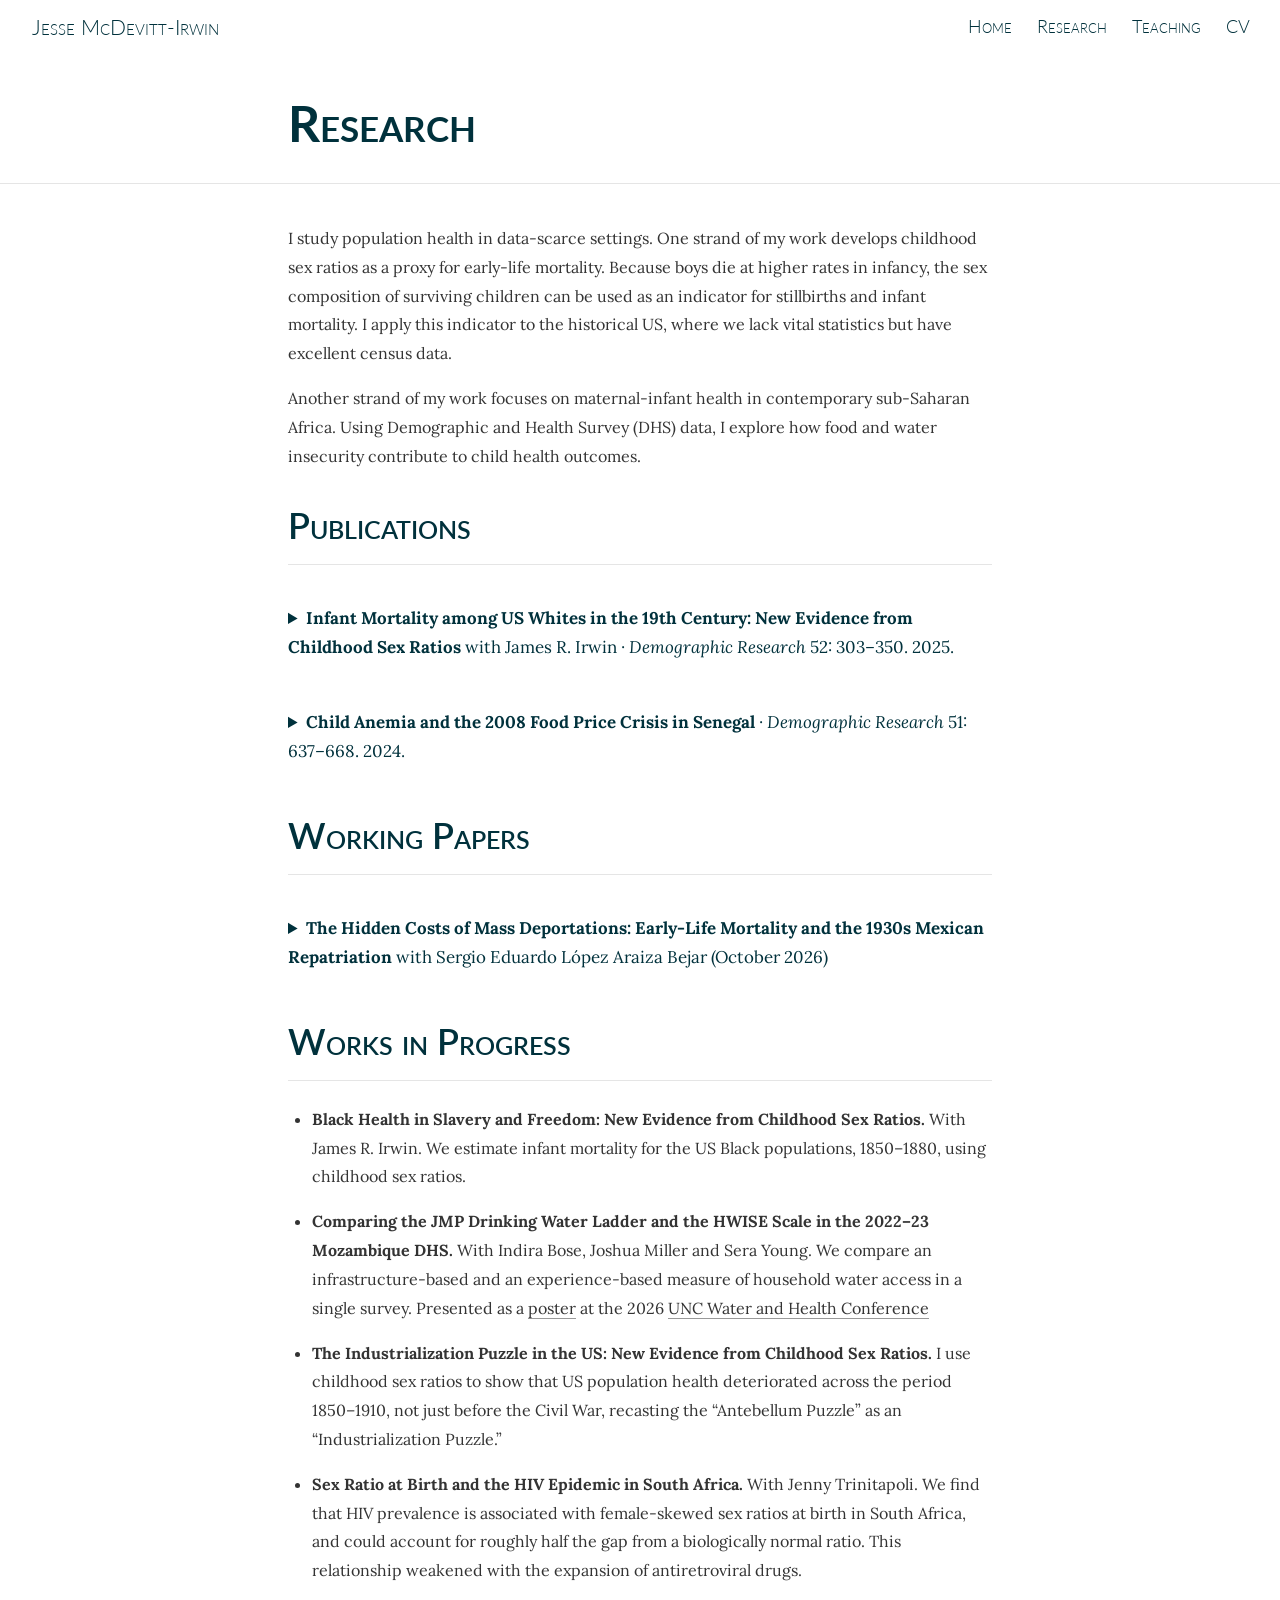
<file: docs/research.html>
<!DOCTYPE html>

<html xmlns="http://www.w3.org/1999/xhtml" lang="" xml:lang="">

<head>
  <meta charset="utf-8"/>
  <meta name="viewport" content="width=device-width, initial-scale=1"/>
  <meta http-equiv="X-UA-Compatible" content="IE=Edge,chrome=1"/>
  <meta name="generator" content="distill" />

  <style type="text/css">
  /* Hide doc at startup (prevent jankiness while JS renders/transforms) */
  body {
    visibility: hidden;
  }
  </style>

 <!--radix_placeholder_import_source-->
 <!--/radix_placeholder_import_source-->

<style type="text/css">code{white-space: pre;}</style>
<style type="text/css" data-origin="pandoc">
pre > code.sourceCode { white-space: pre; position: relative; }
pre > code.sourceCode > span { line-height: 1.25; }
pre > code.sourceCode > span:empty { height: 1.2em; }
.sourceCode { overflow: visible; }
code.sourceCode > span { color: inherit; text-decoration: inherit; }
div.sourceCode { margin: 1em 0; }
pre.sourceCode { margin: 0; }
@media screen {
div.sourceCode { overflow: auto; }
}
@media print {
pre > code.sourceCode { white-space: pre-wrap; }
pre > code.sourceCode > span { display: inline-block; text-indent: -5em; padding-left: 5em; }
}
pre.numberSource code
  { counter-reset: source-line 0; }
pre.numberSource code > span
  { position: relative; left: -4em; counter-increment: source-line; }
pre.numberSource code > span > a:first-child::before
  { content: counter(source-line);
    position: relative; left: -1em; text-align: right; vertical-align: baseline;
    border: none; display: inline-block;
    -webkit-touch-callout: none; -webkit-user-select: none;
    -khtml-user-select: none; -moz-user-select: none;
    -ms-user-select: none; user-select: none;
    padding: 0 4px; width: 4em;
    color: #aaaaaa;
  }
pre.numberSource { margin-left: 3em; border-left: 1px solid #aaaaaa;  padding-left: 4px; }
div.sourceCode
  { color: #00769e; background-color: #f1f3f5; }
@media screen {
pre > code.sourceCode > span > a:first-child::before { text-decoration: underline; }
}
code span { color: #00769e; } /* Normal */
code span.al { color: #ad0000; } /* Alert */
code span.an { color: #5e5e5e; } /* Annotation */
code span.at { color: #657422; } /* Attribute */
code span.bn { color: #ad0000; } /* BaseN */
code span.bu { } /* BuiltIn */
code span.cf { color: #00769e; } /* ControlFlow */
code span.ch { color: #20794d; } /* Char */
code span.cn { color: #8f5902; } /* Constant */
code span.co { color: #5e5e5e; } /* Comment */
code span.cv { color: #5e5e5e; font-style: italic; } /* CommentVar */
code span.do { color: #5e5e5e; font-style: italic; } /* Documentation */
code span.dt { color: #ad0000; } /* DataType */
code span.dv { color: #ad0000; } /* DecVal */
code span.er { color: #ad0000; } /* Error */
code span.ex { } /* Extension */
code span.fl { color: #ad0000; } /* Float */
code span.fu { color: #4758ab; } /* Function */
code span.im { } /* Import */
code span.in { color: #5e5e5e; } /* Information */
code span.kw { color: #00769e; } /* Keyword */
code span.op { color: #5e5e5e; } /* Operator */
code span.ot { color: #00769e; } /* Other */
code span.pp { color: #ad0000; } /* Preprocessor */
code span.sc { color: #5e5e5e; } /* SpecialChar */
code span.ss { color: #20794d; } /* SpecialString */
code span.st { color: #20794d; } /* String */
code span.va { color: #111111; } /* Variable */
code span.vs { color: #20794d; } /* VerbatimString */
code span.wa { color: #5e5e5e; font-style: italic; } /* Warning */
</style>


  <!--radix_placeholder_meta_tags-->
  <title>Jesse McDevitt-Irwin: Research</title>




  <!--  https://developers.facebook.com/docs/sharing/webmasters#markup -->
  <meta property="og:title" content="Jesse McDevitt-Irwin: Research"/>
  <meta property="og:type" content="article"/>
  <meta property="og:locale" content="en_US"/>
  <meta property="og:site_name" content="Jesse McDevitt-Irwin"/>

  <!--  https://dev.twitter.com/cards/types/summary -->
  <meta property="twitter:card" content="summary"/>
  <meta property="twitter:title" content="Jesse McDevitt-Irwin: Research"/>

  <!--/radix_placeholder_meta_tags-->
  <!--radix_placeholder_rmarkdown_metadata-->

  <script type="text/json" id="radix-rmarkdown-metadata">
  {"type":"list","attributes":{"names":{"type":"character","attributes":{},"value":["title"]}},"value":[{"type":"character","attributes":{},"value":["Research"]}]}
  </script>
  <!--/radix_placeholder_rmarkdown_metadata-->
  <!--radix_placeholder_navigation_in_header-->
  <meta name="distill:offset" content=""/>

  <script type="application/javascript">

    window.headroom_prevent_pin = false;

    window.document.addEventListener("DOMContentLoaded", function (event) {

      // initialize headroom for banner
      var header = $('header').get(0);
      var headerHeight = header.offsetHeight;
      var headroom = new Headroom(header, {
        tolerance: 5,
        onPin : function() {
          if (window.headroom_prevent_pin) {
            window.headroom_prevent_pin = false;
            headroom.unpin();
          }
        }
      });
      headroom.init();
      if(window.location.hash)
        headroom.unpin();
      $(header).addClass('headroom--transition');

      // offset scroll location for banner on hash change
      // (see: https://github.com/WickyNilliams/headroom.js/issues/38)
      window.addEventListener("hashchange", function(event) {
        window.scrollTo(0, window.pageYOffset - (headerHeight + 25));
      });

      // responsive menu
      $('.distill-site-header').each(function(i, val) {
        var topnav = $(this);
        var toggle = topnav.find('.nav-toggle');
        toggle.on('click', function() {
          topnav.toggleClass('responsive');
        });
      });

      // nav dropdowns
      $('.nav-dropbtn').click(function(e) {
        $(this).next('.nav-dropdown-content').toggleClass('nav-dropdown-active');
        $(this).parent().siblings('.nav-dropdown')
           .children('.nav-dropdown-content').removeClass('nav-dropdown-active');
      });
      $("body").click(function(e){
        $('.nav-dropdown-content').removeClass('nav-dropdown-active');
      });
      $(".nav-dropdown").click(function(e){
        e.stopPropagation();
      });
    });
  </script>

  <style type="text/css">

  /* Theme (user-documented overrideables for nav appearance) */

  .distill-site-nav {
    color: rgba(255, 255, 255, 0.8);
    background-color: #0F2E3D;
    font-size: 15px;
    font-weight: 300;
  }

  .distill-site-nav a {
    color: inherit;
    text-decoration: none;
  }

  .distill-site-nav a:hover {
    color: white;
  }

  @media print {
    .distill-site-nav {
      display: none;
    }
  }

  .distill-site-header {

  }

  .distill-site-footer {

  }


  /* Site Header */

  .distill-site-header {
    width: 100%;
    box-sizing: border-box;
    z-index: 3;
  }

  .distill-site-header .nav-left {
    display: inline-block;
    margin-left: 8px;
  }

  @media screen and (max-width: 768px) {
    .distill-site-header .nav-left {
      margin-left: 0;
    }
  }


  .distill-site-header .nav-right {
    float: right;
    margin-right: 8px;
  }

  .distill-site-header a,
  .distill-site-header .title {
    display: inline-block;
    text-align: center;
    padding: 14px 10px 14px 10px;
  }

  .distill-site-header .title {
    font-size: 18px;
    min-width: 150px;
  }

  .distill-site-header .logo {
    padding: 0;
  }

  .distill-site-header .logo img {
    display: none;
    max-height: 20px;
    width: auto;
    margin-bottom: -4px;
  }

  .distill-site-header .nav-image img {
    max-height: 18px;
    width: auto;
    display: inline-block;
    margin-bottom: -3px;
  }



  @media screen and (min-width: 1000px) {
    .distill-site-header .logo img {
      display: inline-block;
    }
    .distill-site-header .nav-left {
      margin-left: 20px;
    }
    .distill-site-header .nav-right {
      margin-right: 20px;
    }
    .distill-site-header .title {
      padding-left: 12px;
    }
  }


  .distill-site-header .nav-toggle {
    display: none;
  }

  .nav-dropdown {
    display: inline-block;
    position: relative;
  }

  .nav-dropdown .nav-dropbtn {
    border: none;
    outline: none;
    color: rgba(255, 255, 255, 0.8);
    padding: 16px 10px;
    background-color: transparent;
    font-family: inherit;
    font-size: inherit;
    font-weight: inherit;
    margin: 0;
    margin-top: 1px;
    z-index: 2;
  }

  .nav-dropdown-content {
    display: none;
    position: absolute;
    background-color: white;
    min-width: 200px;
    border: 1px solid rgba(0,0,0,0.15);
    border-radius: 4px;
    box-shadow: 0px 8px 16px 0px rgba(0,0,0,0.1);
    z-index: 1;
    margin-top: 2px;
    white-space: nowrap;
    padding-top: 4px;
    padding-bottom: 4px;
  }

  .nav-dropdown-content hr {
    margin-top: 4px;
    margin-bottom: 4px;
    border: none;
    border-bottom: 1px solid rgba(0, 0, 0, 0.1);
  }

  .nav-dropdown-active {
    display: block;
  }

  .nav-dropdown-content a, .nav-dropdown-content .nav-dropdown-header {
    color: black;
    padding: 6px 24px;
    text-decoration: none;
    display: block;
    text-align: left;
  }

  .nav-dropdown-content .nav-dropdown-header {
    display: block;
    padding: 5px 24px;
    padding-bottom: 0;
    text-transform: uppercase;
    font-size: 14px;
    color: #999999;
    white-space: nowrap;
  }

  .nav-dropdown:hover .nav-dropbtn {
    color: white;
  }

  .nav-dropdown-content a:hover {
    background-color: #ddd;
    color: black;
  }

  .nav-right .nav-dropdown-content {
    margin-left: -45%;
    right: 0;
  }

  @media screen and (max-width: 768px) {
    .distill-site-header a, .distill-site-header .nav-dropdown  {display: none;}
    .distill-site-header a.nav-toggle {
      float: right;
      display: block;
    }
    .distill-site-header .title {
      margin-left: 0;
    }
    .distill-site-header .nav-right {
      margin-right: 0;
    }
    .distill-site-header {
      overflow: hidden;
    }
    .nav-right .nav-dropdown-content {
      margin-left: 0;
    }
  }


  @media screen and (max-width: 768px) {
    .distill-site-header.responsive {position: relative; min-height: 500px; }
    .distill-site-header.responsive a.nav-toggle {
      position: absolute;
      right: 0;
      top: 0;
    }
    .distill-site-header.responsive a,
    .distill-site-header.responsive .nav-dropdown {
      display: block;
      text-align: left;
    }
    .distill-site-header.responsive .nav-left,
    .distill-site-header.responsive .nav-right {
      width: 100%;
    }
    .distill-site-header.responsive .nav-dropdown {float: none;}
    .distill-site-header.responsive .nav-dropdown-content {position: relative;}
    .distill-site-header.responsive .nav-dropdown .nav-dropbtn {
      display: block;
      width: 100%;
      text-align: left;
    }
  }

  /* Site Footer */

  .distill-site-footer {
    width: 100%;
    overflow: hidden;
    box-sizing: border-box;
    z-index: 3;
    margin-top: 30px;
    padding-top: 30px;
    padding-bottom: 30px;
    text-align: center;
  }

  /* Headroom */

  d-title {
    padding-top: 6rem;
  }

  @media print {
    d-title {
      padding-top: 4rem;
    }
  }

  .headroom {
    z-index: 1000;
    position: fixed;
    top: 0;
    left: 0;
    right: 0;
  }

  .headroom--transition {
    transition: all .4s ease-in-out;
  }

  .headroom--unpinned {
    top: -100px;
  }

  .headroom--pinned {
    top: 0;
  }

  /* adjust viewport for navbar height */
  /* helps vertically center bootstrap (non-distill) content */
  .min-vh-100 {
    min-height: calc(100vh - 100px) !important;
  }

  </style>

  <script src="site_libs/jquery-3.6.0/jquery-3.6.0.min.js"></script>
  <link href="site_libs/font-awesome-6.5.2/css/all.min.css" rel="stylesheet"/>
  <link href="site_libs/font-awesome-6.5.2/css/v4-shims.min.css" rel="stylesheet"/>
  <script src="site_libs/headroom-0.9.4/headroom.min.js"></script>
  <script src="site_libs/autocomplete-0.37.1/autocomplete.min.js"></script>
  <script src="site_libs/fuse-6.4.1/fuse.min.js"></script>

  <script type="application/javascript">

  function getMeta(metaName) {
    var metas = document.getElementsByTagName('meta');
    for (let i = 0; i < metas.length; i++) {
      if (metas[i].getAttribute('name') === metaName) {
        return metas[i].getAttribute('content');
      }
    }
    return '';
  }

  function offsetURL(url) {
    var offset = getMeta('distill:offset');
    return offset ? offset + '/' + url : url;
  }

  function createFuseIndex() {

    // create fuse index
    var options = {
      keys: [
        { name: 'title', weight: 20 },
        { name: 'categories', weight: 15 },
        { name: 'description', weight: 10 },
        { name: 'contents', weight: 5 },
      ],
      ignoreLocation: true,
      threshold: 0
    };
    var fuse = new window.Fuse([], options);

    // fetch the main search.json
    return fetch(offsetURL('search.json'))
      .then(function(response) {
        if (response.status == 200) {
          return response.json().then(function(json) {
            // index main articles
            json.articles.forEach(function(article) {
              fuse.add(article);
            });
            // download collections and index their articles
            return Promise.all(json.collections.map(function(collection) {
              return fetch(offsetURL(collection)).then(function(response) {
                if (response.status === 200) {
                  return response.json().then(function(articles) {
                    articles.forEach(function(article) {
                      fuse.add(article);
                    });
                  })
                } else {
                  return Promise.reject(
                    new Error('Unexpected status from search index request: ' +
                              response.status)
                  );
                }
              });
            })).then(function() {
              return fuse;
            });
          });

        } else {
          return Promise.reject(
            new Error('Unexpected status from search index request: ' +
                        response.status)
          );
        }
      });
  }

  window.document.addEventListener("DOMContentLoaded", function (event) {

    // get search element (bail if we don't have one)
    var searchEl = window.document.getElementById('distill-search');
    if (!searchEl)
      return;

    createFuseIndex()
      .then(function(fuse) {

        // make search box visible
        searchEl.classList.remove('hidden');

        // initialize autocomplete
        var options = {
          autoselect: true,
          hint: false,
          minLength: 2,
        };
        window.autocomplete(searchEl, options, [{
          source: function(query, callback) {
            const searchOptions = {
              isCaseSensitive: false,
              shouldSort: true,
              minMatchCharLength: 2,
              limit: 10,
            };
            var results = fuse.search(query, searchOptions);
            callback(results
              .map(function(result) { return result.item; })
            );
          },
          templates: {
            suggestion: function(suggestion) {
              var img = suggestion.preview && Object.keys(suggestion.preview).length > 0
                ? `<img src="${offsetURL(suggestion.preview)}"</img>`
                : '';
              var html = `
                <div class="search-item">
                  <h3>${suggestion.title}</h3>
                  <div class="search-item-description">
                    ${suggestion.description || ''}
                  </div>
                  <div class="search-item-preview">
                    ${img}
                  </div>
                </div>
              `;
              return html;
            }
          }
        }]).on('autocomplete:selected', function(event, suggestion) {
          window.location.href = offsetURL(suggestion.path);
        });
        // remove inline display style on autocompleter (we want to
        // manage responsive display via css)
        $('.algolia-autocomplete').css("display", "");
      })
      .catch(function(error) {
        console.log(error);
      });

  });

  </script>

  <style type="text/css">

  .nav-search {
    font-size: x-small;
  }

  /* Algolioa Autocomplete */

  .algolia-autocomplete {
    display: inline-block;
    margin-left: 10px;
    vertical-align: sub;
    background-color: white;
    color: black;
    padding: 6px;
    padding-top: 8px;
    padding-bottom: 0;
    border-radius: 6px;
    border: 1px #0F2E3D solid;
    width: 180px;
  }


  @media screen and (max-width: 768px) {
    .distill-site-nav .algolia-autocomplete {
      display: none;
      visibility: hidden;
    }
    .distill-site-nav.responsive .algolia-autocomplete {
      display: inline-block;
      visibility: visible;
    }
    .distill-site-nav.responsive .algolia-autocomplete .aa-dropdown-menu {
      margin-left: 0;
      width: 400px;
      max-height: 400px;
    }
  }

  .algolia-autocomplete .aa-input, .algolia-autocomplete .aa-hint {
    width: 90%;
    outline: none;
    border: none;
  }

  .algolia-autocomplete .aa-hint {
    color: #999;
  }
  .algolia-autocomplete .aa-dropdown-menu {
    width: 550px;
    max-height: 70vh;
    overflow-x: visible;
    overflow-y: scroll;
    padding: 5px;
    margin-top: 3px;
    margin-left: -150px;
    background-color: #fff;
    border-radius: 5px;
    border: 1px solid #999;
    border-top: none;
  }

  .algolia-autocomplete .aa-dropdown-menu .aa-suggestion {
    cursor: pointer;
    padding: 5px 4px;
    border-bottom: 1px solid #eee;
  }

  .algolia-autocomplete .aa-dropdown-menu .aa-suggestion:last-of-type {
    border-bottom: none;
    margin-bottom: 2px;
  }

  .algolia-autocomplete .aa-dropdown-menu .aa-suggestion .search-item {
    overflow: hidden;
    font-size: 0.8em;
    line-height: 1.4em;
  }

  .algolia-autocomplete .aa-dropdown-menu .aa-suggestion .search-item h3 {
    font-size: 1rem;
    margin-block-start: 0;
    margin-block-end: 5px;
  }

  .algolia-autocomplete .aa-dropdown-menu .aa-suggestion .search-item-description {
    display: inline-block;
    overflow: hidden;
    height: 2.8em;
    width: 80%;
    margin-right: 4%;
  }

  .algolia-autocomplete .aa-dropdown-menu .aa-suggestion .search-item-preview {
    display: inline-block;
    width: 15%;
  }

  .algolia-autocomplete .aa-dropdown-menu .aa-suggestion .search-item-preview img {
    height: 3em;
    width: auto;
    display: none;
  }

  .algolia-autocomplete .aa-dropdown-menu .aa-suggestion .search-item-preview img[src] {
    display: initial;
  }

  .algolia-autocomplete .aa-dropdown-menu .aa-suggestion.aa-cursor {
    background-color: #eee;
  }
  .algolia-autocomplete .aa-dropdown-menu .aa-suggestion em {
    font-weight: bold;
    font-style: normal;
  }

  </style>


  <!--/radix_placeholder_navigation_in_header-->
  <!--radix_placeholder_distill-->

  <style type="text/css">

  body {
    background-color: white;
  }

  .pandoc-table {
    width: 100%;
  }

  .pandoc-table>caption {
    margin-bottom: 10px;
  }

  .pandoc-table th:not([align]) {
    text-align: left;
  }

  .pagedtable-footer {
    font-size: 15px;
  }

  d-byline .byline {
    grid-template-columns: 2fr 2fr;
  }

  d-byline .byline h3 {
    margin-block-start: 1.5em;
  }

  d-byline .byline .authors-affiliations h3 {
    margin-block-start: 0.5em;
  }

  .authors-affiliations .orcid-id {
    width: 16px;
    height:16px;
    margin-left: 4px;
    margin-right: 4px;
    vertical-align: middle;
    padding-bottom: 2px;
  }

  d-title .dt-tags {
    margin-top: 1em;
    grid-column: text;
  }

  .dt-tags .dt-tag {
    text-decoration: none;
    display: inline-block;
    color: rgba(0,0,0,0.6);
    padding: 0em 0.4em;
    margin-right: 0.5em;
    margin-bottom: 0.4em;
    font-size: 70%;
    border: 1px solid rgba(0,0,0,0.2);
    border-radius: 3px;
    text-transform: uppercase;
    font-weight: 500;
  }

  d-article table.gt_table td,
  d-article table.gt_table th {
    border-bottom: none;
    font-size: 100%;
  }

  .html-widget {
    margin-bottom: 2.0em;
  }

  .l-screen-inset {
    padding-right: 16px;
  }

  .l-screen .caption {
    margin-left: 10px;
  }

  .shaded {
    background: rgb(247, 247, 247);
    padding-top: 20px;
    padding-bottom: 20px;
    border-top: 1px solid rgba(0, 0, 0, 0.1);
    border-bottom: 1px solid rgba(0, 0, 0, 0.1);
  }

  .shaded .html-widget {
    margin-bottom: 0;
    border: 1px solid rgba(0, 0, 0, 0.1);
  }

  .shaded .shaded-content {
    background: white;
  }

  .text-output {
    margin-top: 0;
    line-height: 1.5em;
  }

  .hidden {
    display: none !important;
  }

  hr.section-separator {
    border: none;
    border-top: 1px solid rgba(0, 0, 0, 0.1);
    margin: 0px;
  }


  d-byline {
    border-top: none;
  }

  d-article {
    padding-top: 2.5rem;
    padding-bottom: 30px;
    border-top: none;
  }

  d-appendix {
    padding-top: 30px;
  }

  d-article>p>img {
    width: 100%;
  }

  d-article h2 {
    margin: 1rem 0 1.5rem 0;
  }

  d-article h3 {
    margin-top: 1.5rem;
  }

  d-article iframe {
    border: 1px solid rgba(0, 0, 0, 0.1);
    margin-bottom: 2.0em;
    width: 100%;
  }

  /* Tweak code blocks */

  d-article div.sourceCode code,
  d-article pre code {
    font-family: Consolas, Monaco, 'Andale Mono', 'Ubuntu Mono', monospace;
  }

  d-article pre,
  d-article div.sourceCode,
  d-article div.sourceCode pre {
    overflow: auto;
  }

  d-article div.sourceCode {
    background-color: white;
  }

  d-article div.sourceCode pre {
    padding-left: 10px;
    font-size: 12px;
    border-left: 2px solid rgba(0,0,0,0.1);
  }

  d-article pre {
    font-size: 12px;
    color: black;
    background: none;
    margin-top: 0;
    text-align: left;
    white-space: pre;
    word-spacing: normal;
    word-break: normal;
    word-wrap: normal;
    line-height: 1.5;

    -moz-tab-size: 4;
    -o-tab-size: 4;
    tab-size: 4;

    -webkit-hyphens: none;
    -moz-hyphens: none;
    -ms-hyphens: none;
    hyphens: none;
  }

  d-article pre a {
    border-bottom: none;
  }

  d-article pre a:hover {
    border-bottom: none;
    text-decoration: underline;
  }

  d-article details {
    grid-column: text;
    margin-bottom: 0.8em;
  }

  @media(min-width: 768px) {

  d-article pre,
  d-article div.sourceCode,
  d-article div.sourceCode pre {
    overflow: visible !important;
  }

  d-article div.sourceCode pre {
    padding-left: 18px;
    font-size: 14px;
  }

  /* tweak for Pandoc numbered line within distill */
  d-article pre.numberSource code > span {
      left: -2em;
  }

  d-article pre {
    font-size: 14px;
  }

  }

  figure img.external {
    background: white;
    border: 1px solid rgba(0, 0, 0, 0.1);
    box-shadow: 0 1px 8px rgba(0, 0, 0, 0.1);
    padding: 18px;
    box-sizing: border-box;
  }

  /* CSS for d-contents */

  .d-contents {
    grid-column: text;
    color: rgba(0,0,0,0.8);
    font-size: 0.9em;
    padding-bottom: 1em;
    margin-bottom: 1em;
    padding-bottom: 0.5em;
    margin-bottom: 1em;
    padding-left: 0.25em;
    justify-self: start;
  }

  @media(min-width: 1000px) {
    .d-contents.d-contents-float {
      height: 0;
      grid-column-start: 1;
      grid-column-end: 4;
      justify-self: center;
      padding-right: 3em;
      padding-left: 2em;
    }
  }

  .d-contents nav h3 {
    font-size: 18px;
    margin-top: 0;
    margin-bottom: 1em;
  }

  .d-contents li {
    list-style-type: none
  }

  .d-contents nav > ul {
    padding-left: 0;
  }

  .d-contents ul {
    padding-left: 1em
  }

  .d-contents nav ul li {
    margin-top: 0.6em;
    margin-bottom: 0.2em;
  }

  .d-contents nav a {
    font-size: 13px;
    border-bottom: none;
    text-decoration: none
    color: rgba(0, 0, 0, 0.8);
  }

  .d-contents nav a:hover {
    text-decoration: underline solid rgba(0, 0, 0, 0.6)
  }

  .d-contents nav > ul > li > a {
    font-weight: 600;
  }

  .d-contents nav > ul > li > ul {
    font-weight: inherit;
  }

  .d-contents nav > ul > li > ul > li {
    margin-top: 0.2em;
  }


  .d-contents nav ul {
    margin-top: 0;
    margin-bottom: 0.25em;
  }

  .d-article-with-toc h2:nth-child(2) {
    margin-top: 0;
  }


  /* Figure */

  .figure {
    position: relative;
    margin-bottom: 2.5em;
    margin-top: 1.5em;
  }

  .figure .caption {
    color: rgba(0, 0, 0, 0.6);
    font-size: 12px;
    line-height: 1.5em;
  }

  .figure img.external {
    background: white;
    border: 1px solid rgba(0, 0, 0, 0.1);
    box-shadow: 0 1px 8px rgba(0, 0, 0, 0.1);
    padding: 18px;
    box-sizing: border-box;
  }

  .figure .caption a {
    color: rgba(0, 0, 0, 0.6);
  }

  .figure .caption b,
  .figure .caption strong, {
    font-weight: 600;
    color: rgba(0, 0, 0, 1.0);
  }

  /* Citations */

  d-article .citation {
    color: inherit;
    cursor: inherit;
  }

  div.hanging-indent{
    margin-left: 1em; text-indent: -1em;
  }

  /* Citation hover box */

  .tippy-box[data-theme~=light-border] {
    background-color: rgba(250, 250, 250, 0.95);
  }

  .tippy-content > p {
    margin-bottom: 0;
    padding: 2px;
  }


  /* Tweak 1000px media break to show more text */

  @media(min-width: 1000px) {
    .base-grid,
    distill-header,
    d-title,
    d-abstract,
    d-article,
    d-appendix,
    distill-appendix,
    d-byline,
    d-footnote-list,
    d-citation-list,
    distill-footer {
      grid-template-columns: [screen-start] 1fr [page-start kicker-start] 80px [middle-start] 50px [text-start kicker-end] 65px 65px 65px 65px 65px 65px 65px 65px [text-end gutter-start] 65px [middle-end] 65px [page-end gutter-end] 1fr [screen-end];
      grid-column-gap: 16px;
    }

    .grid {
      grid-column-gap: 16px;
    }

    d-article {
      font-size: 1.06rem;
      line-height: 1.7em;
    }
    figure .caption, .figure .caption, figure figcaption {
      font-size: 13px;
    }
  }

  @media(min-width: 1180px) {
    .base-grid,
    distill-header,
    d-title,
    d-abstract,
    d-article,
    d-appendix,
    distill-appendix,
    d-byline,
    d-footnote-list,
    d-citation-list,
    distill-footer {
      grid-template-columns: [screen-start] 1fr [page-start kicker-start] 60px [middle-start] 60px [text-start kicker-end] 60px 60px 60px 60px 60px 60px 60px 60px [text-end gutter-start] 60px [middle-end] 60px [page-end gutter-end] 1fr [screen-end];
      grid-column-gap: 32px;
    }

    .grid {
      grid-column-gap: 32px;
    }
  }


  /* Get the citation styles for the appendix (not auto-injected on render since
     we do our own rendering of the citation appendix) */

  d-appendix .citation-appendix,
  .d-appendix .citation-appendix {
    font-size: 11px;
    line-height: 15px;
    border-left: 1px solid rgba(0, 0, 0, 0.1);
    padding-left: 18px;
    border: 1px solid rgba(0,0,0,0.1);
    background: rgba(0, 0, 0, 0.02);
    padding: 10px 18px;
    border-radius: 3px;
    color: rgba(150, 150, 150, 1);
    overflow: hidden;
    margin-top: -12px;
    white-space: pre-wrap;
    word-wrap: break-word;
  }

  /* Include appendix styles here so they can be overridden */

  d-appendix {
    contain: layout style;
    font-size: 0.8em;
    line-height: 1.7em;
    margin-top: 60px;
    margin-bottom: 0;
    border-top: 1px solid rgba(0, 0, 0, 0.1);
    color: rgba(0,0,0,0.5);
    padding-top: 60px;
    padding-bottom: 48px;
  }

  d-appendix h3 {
    grid-column: page-start / text-start;
    font-size: 15px;
    font-weight: 500;
    margin-top: 1em;
    margin-bottom: 0;
    color: rgba(0,0,0,0.65);
  }

  d-appendix h3 + * {
    margin-top: 1em;
  }

  d-appendix ol {
    padding: 0 0 0 15px;
  }

  @media (min-width: 768px) {
    d-appendix ol {
      padding: 0 0 0 30px;
      margin-left: -30px;
    }
  }

  d-appendix li {
    margin-bottom: 1em;
  }

  d-appendix a {
    color: rgba(0, 0, 0, 0.6);
  }

  d-appendix > * {
    grid-column: text;
  }

  d-appendix > d-footnote-list,
  d-appendix > d-citation-list,
  d-appendix > distill-appendix {
    grid-column: screen;
  }

  /* Include footnote styles here so they can be overridden */

  d-footnote-list {
    contain: layout style;
  }

  d-footnote-list > * {
    grid-column: text;
  }

  d-footnote-list a.footnote-backlink {
    color: rgba(0,0,0,0.3);
    padding-left: 0.5em;
  }



  /* Anchor.js */

  .anchorjs-link {
    /*transition: all .25s linear; */
    text-decoration: none;
    border-bottom: none;
  }
  *:hover > .anchorjs-link {
    margin-left: -1.125em !important;
    text-decoration: none;
    border-bottom: none;
  }

  /* Social footer */

  .social_footer {
    margin-top: 30px;
    margin-bottom: 0;
    color: rgba(0,0,0,0.67);
  }

  .disqus-comments {
    margin-right: 30px;
  }

  .disqus-comment-count {
    border-bottom: 1px solid rgba(0, 0, 0, 0.4);
    cursor: pointer;
  }

  #disqus_thread {
    margin-top: 30px;
  }

  .article-sharing a {
    border-bottom: none;
    margin-right: 8px;
  }

  .article-sharing a:hover {
    border-bottom: none;
  }

  .sidebar-section.subscribe {
    font-size: 12px;
    line-height: 1.6em;
  }

  .subscribe p {
    margin-bottom: 0.5em;
  }


  .article-footer .subscribe {
    font-size: 15px;
    margin-top: 45px;
  }


  .sidebar-section.custom {
    font-size: 12px;
    line-height: 1.6em;
  }

  .custom p {
    margin-bottom: 0.5em;
  }

  /* Styles for listing layout (hide title) */
  .layout-listing d-title, .layout-listing .d-title {
    display: none;
  }

  /* Styles for posts lists (not auto-injected) */


  .posts-with-sidebar {
    padding-left: 45px;
    padding-right: 45px;
  }

  .posts-list .description h2,
  .posts-list .description p {
    font-family: -apple-system, BlinkMacSystemFont, "Segoe UI", Roboto, Oxygen, Ubuntu, Cantarell, "Fira Sans", "Droid Sans", "Helvetica Neue", Arial, sans-serif;
  }

  .posts-list .description h2 {
    font-weight: 700;
    border-bottom: none;
    padding-bottom: 0;
  }

  .posts-list h2.post-tag {
    border-bottom: 1px solid rgba(0, 0, 0, 0.2);
    padding-bottom: 12px;
  }
  .posts-list {
    margin-top: 60px;
    margin-bottom: 24px;
  }

  .posts-list .post-preview {
    text-decoration: none;
    overflow: hidden;
    display: block;
    border-bottom: 1px solid rgba(0, 0, 0, 0.1);
    padding: 24px 0;
  }

  .post-preview-last {
    border-bottom: none !important;
  }

  .posts-list .posts-list-caption {
    grid-column: screen;
    font-weight: 400;
  }

  .posts-list .post-preview h2 {
    margin: 0 0 6px 0;
    line-height: 1.2em;
    font-style: normal;
    font-size: 24px;
  }

  .posts-list .post-preview p {
    margin: 0 0 12px 0;
    line-height: 1.4em;
    font-size: 16px;
  }

  .posts-list .post-preview .thumbnail {
    box-sizing: border-box;
    margin-bottom: 24px;
    position: relative;
    max-width: 500px;
  }
  .posts-list .post-preview img {
    width: 100%;
    display: block;
  }

  .posts-list .metadata {
    font-size: 12px;
    line-height: 1.4em;
    margin-bottom: 18px;
  }

  .posts-list .metadata > * {
    display: inline-block;
  }

  .posts-list .metadata .publishedDate {
    margin-right: 2em;
  }

  .posts-list .metadata .dt-authors {
    display: block;
    margin-top: 0.3em;
    margin-right: 2em;
  }

  .posts-list .dt-tags {
    display: block;
    line-height: 1em;
  }

  .posts-list .dt-tags .dt-tag {
    display: inline-block;
    color: rgba(0,0,0,0.6);
    padding: 0.3em 0.4em;
    margin-right: 0.2em;
    margin-bottom: 0.4em;
    font-size: 60%;
    border: 1px solid rgba(0,0,0,0.2);
    border-radius: 3px;
    text-transform: uppercase;
    font-weight: 500;
  }

  .posts-list img {
    opacity: 1;
  }

  .posts-list img[data-src] {
    opacity: 0;
  }

  .posts-more {
    clear: both;
  }


  .posts-sidebar {
    font-size: 16px;
  }

  .posts-sidebar h3 {
    font-size: 16px;
    margin-top: 0;
    margin-bottom: 0.5em;
    font-weight: 400;
    text-transform: uppercase;
  }

  .sidebar-section {
    margin-bottom: 30px;
  }

  .categories ul {
    list-style-type: none;
    margin: 0;
    padding: 0;
  }

  .categories li {
    color: rgba(0, 0, 0, 0.8);
    margin-bottom: 0;
  }

  .categories li>a {
    border-bottom: none;
  }

  .categories li>a:hover {
    border-bottom: 1px solid rgba(0, 0, 0, 0.4);
  }

  .categories .active {
    font-weight: 600;
  }

  .categories .category-count {
    color: rgba(0, 0, 0, 0.4);
  }


  @media(min-width: 768px) {
    .posts-list .post-preview h2 {
      font-size: 26px;
    }
    .posts-list .post-preview .thumbnail {
      float: right;
      width: 30%;
      margin-bottom: 0;
    }
    .posts-list .post-preview .description {
      float: left;
      width: 45%;
    }
    .posts-list .post-preview .metadata {
      float: left;
      width: 20%;
      margin-top: 8px;
    }
    .posts-list .post-preview p {
      margin: 0 0 12px 0;
      line-height: 1.5em;
      font-size: 16px;
    }
    .posts-with-sidebar .posts-list {
      float: left;
      width: 75%;
    }
    .posts-with-sidebar .posts-sidebar {
      float: right;
      width: 20%;
      margin-top: 60px;
      padding-top: 24px;
      padding-bottom: 24px;
    }
  }


  /* Improve display for browsers without grid (IE/Edge <= 15) */

  .downlevel {
    line-height: 1.6em;
    font-family: -apple-system, BlinkMacSystemFont, "Segoe UI", Roboto, Oxygen, Ubuntu, Cantarell, "Fira Sans", "Droid Sans", "Helvetica Neue", Arial, sans-serif;
    margin: 0;
  }

  .downlevel .d-title {
    padding-top: 6rem;
    padding-bottom: 1.5rem;
  }

  .downlevel .d-title h1 {
    font-size: 50px;
    font-weight: 700;
    line-height: 1.1em;
    margin: 0 0 0.5rem;
  }

  .downlevel .d-title p {
    font-weight: 300;
    font-size: 1.2rem;
    line-height: 1.55em;
    margin-top: 0;
  }

  .downlevel .d-byline {
    padding-top: 0.8em;
    padding-bottom: 0.8em;
    font-size: 0.8rem;
    line-height: 1.8em;
  }

  .downlevel .section-separator {
    border: none;
    border-top: 1px solid rgba(0, 0, 0, 0.1);
  }

  .downlevel .d-article {
    font-size: 1.06rem;
    line-height: 1.7em;
    padding-top: 1rem;
    padding-bottom: 2rem;
  }


  .downlevel .d-appendix {
    padding-left: 0;
    padding-right: 0;
    max-width: none;
    font-size: 0.8em;
    line-height: 1.7em;
    margin-bottom: 0;
    color: rgba(0,0,0,0.5);
    padding-top: 40px;
    padding-bottom: 48px;
  }

  .downlevel .footnotes ol {
    padding-left: 13px;
  }

  .downlevel .base-grid,
  .downlevel .distill-header,
  .downlevel .d-title,
  .downlevel .d-abstract,
  .downlevel .d-article,
  .downlevel .d-appendix,
  .downlevel .distill-appendix,
  .downlevel .d-byline,
  .downlevel .d-footnote-list,
  .downlevel .d-citation-list,
  .downlevel .distill-footer,
  .downlevel .appendix-bottom,
  .downlevel .posts-container {
    padding-left: 40px;
    padding-right: 40px;
  }

  @media(min-width: 768px) {
    .downlevel .base-grid,
    .downlevel .distill-header,
    .downlevel .d-title,
    .downlevel .d-abstract,
    .downlevel .d-article,
    .downlevel .d-appendix,
    .downlevel .distill-appendix,
    .downlevel .d-byline,
    .downlevel .d-footnote-list,
    .downlevel .d-citation-list,
    .downlevel .distill-footer,
    .downlevel .appendix-bottom,
    .downlevel .posts-container {
    padding-left: 150px;
    padding-right: 150px;
    max-width: 900px;
  }
  }

  .downlevel pre code {
    display: block;
    border-left: 2px solid rgba(0, 0, 0, .1);
    padding: 0 0 0 20px;
    font-size: 14px;
  }

  .downlevel code, .downlevel pre {
    color: black;
    background: none;
    font-family: Consolas, Monaco, 'Andale Mono', 'Ubuntu Mono', monospace;
    text-align: left;
    white-space: pre;
    word-spacing: normal;
    word-break: normal;
    word-wrap: normal;
    line-height: 1.5;

    -moz-tab-size: 4;
    -o-tab-size: 4;
    tab-size: 4;

    -webkit-hyphens: none;
    -moz-hyphens: none;
    -ms-hyphens: none;
    hyphens: none;
  }

  .downlevel .posts-list .post-preview {
    color: inherit;
  }



  </style>

  <script type="application/javascript">

  function is_downlevel_browser() {
    if (bowser.isUnsupportedBrowser({ msie: "12", msedge: "16"},
                                   window.navigator.userAgent)) {
      return true;
    } else {
      return window.load_distill_framework === undefined;
    }
  }

  // show body when load is complete
  function on_load_complete() {

    // add anchors
    if (window.anchors) {
      window.anchors.options.placement = 'left';
      window.anchors.add('d-article > h2, d-article > h3, d-article > h4, d-article > h5');
    }


    // set body to visible
    document.body.style.visibility = 'visible';

    // force redraw for leaflet widgets
    if (window.HTMLWidgets) {
      var maps = window.HTMLWidgets.findAll(".leaflet");
      $.each(maps, function(i, el) {
        var map = this.getMap();
        map.invalidateSize();
        map.eachLayer(function(layer) {
          if (layer instanceof L.TileLayer)
            layer.redraw();
        });
      });
    }

    // trigger 'shown' so htmlwidgets resize
    $('d-article').trigger('shown');
  }

  function init_distill() {

    init_common();

    // create front matter
    var front_matter = $('<d-front-matter></d-front-matter>');
    $('#distill-front-matter').wrap(front_matter);

    // create d-title
    $('.d-title').changeElementType('d-title');

    // separator
    var separator = '<hr class="section-separator" style="clear: both"/>';
    // prepend separator above appendix
    $('.d-byline').before(separator);
    $('.d-article').before(separator);

    // create d-byline
    var byline = $('<d-byline></d-byline>');
    $('.d-byline').replaceWith(byline);

    // create d-article
    var article = $('<d-article></d-article>');
    $('.d-article').wrap(article).children().unwrap();

    // move posts container into article
    $('.posts-container').appendTo($('d-article'));

    // create d-appendix
    $('.d-appendix').changeElementType('d-appendix');

    // flag indicating that we have appendix items
    var appendix = $('.appendix-bottom').children('h3').length > 0;

    // replace footnotes with <d-footnote>
    $('.footnote-ref').each(function(i, val) {
      appendix = true;
      var href = $(this).attr('href');
      var id = href.replace('#', '');
      var fn = $('#' + id);
      var fn_p = $('#' + id + '>p');
      fn_p.find('.footnote-back').remove();
      var text = fn_p.html();
      var dtfn = $('<d-footnote></d-footnote>');
      dtfn.html(text);
      $(this).replaceWith(dtfn);
    });
    // remove footnotes
    $('.footnotes').remove();

    // move refs into #references-listing
    $('#references-listing').replaceWith($('#refs'));

    $('h1.appendix, h2.appendix').each(function(i, val) {
      $(this).changeElementType('h3');
    });
    $('h3.appendix').each(function(i, val) {
      var id = $(this).attr('id');
      $('.d-contents a[href="#' + id + '"]').parent().remove();
      appendix = true;
      $(this).nextUntil($('h1, h2, h3')).addBack().appendTo($('d-appendix'));
    });

    // show d-appendix if we have appendix content
    $("d-appendix").css('display', appendix ? 'grid' : 'none');

    // localize layout chunks to just output
    $('.layout-chunk').each(function(i, val) {

      // capture layout
      var layout = $(this).attr('data-layout');

      // apply layout to markdown level block elements
      var elements = $(this).children().not('details, div.sourceCode, pre, script');
      elements.each(function(i, el) {
        var layout_div = $('<div class="' + layout + '"></div>');
        if (layout_div.hasClass('shaded')) {
          var shaded_content = $('<div class="shaded-content"></div>');
          $(this).wrap(shaded_content);
          $(this).parent().wrap(layout_div);
        } else {
          $(this).wrap(layout_div);
        }
      });


      // unwrap the layout-chunk div
      $(this).children().unwrap();
    });

    // remove code block used to force  highlighting css
    $('.distill-force-highlighting-css').parent().remove();

    // remove empty line numbers inserted by pandoc when using a
    // custom syntax highlighting theme, except when numbering line
    // in code chunk
    $('pre:not(.numberLines) code.sourceCode a:empty').remove();

    // load distill framework
    load_distill_framework();

    // wait for window.distillRunlevel == 4 to do post processing
    function distill_post_process() {

      if (!window.distillRunlevel || window.distillRunlevel < 4)
        return;

      // hide author/affiliations entirely if we have no authors
      var front_matter = JSON.parse($("#distill-front-matter").html());
      var have_authors = front_matter.authors && front_matter.authors.length > 0;
      if (!have_authors)
        $('d-byline').addClass('hidden');

      // article with toc class
      $('.d-contents').parent().addClass('d-article-with-toc');

      // strip links that point to #
      $('.authors-affiliations').find('a[href="#"]').removeAttr('href');

      // add orcid ids
      $('.authors-affiliations').find('.author').each(function(i, el) {
        var orcid_id = front_matter.authors[i].orcidID;
        var author_name = front_matter.authors[i].author
        if (orcid_id) {
          var a = $('<a></a>');
          a.attr('href', 'https://orcid.org/' + orcid_id);
          var img = $('<img></img>');
          img.addClass('orcid-id');
          img.attr('alt', author_name ? 'ORCID ID for ' + author_name : 'ORCID ID');
          img.attr('src','[data-uri]');
          a.append(img);
          $(this).append(a);
        }
      });

      // hide elements of author/affiliations grid that have no value
      function hide_byline_column(caption) {
        $('d-byline').find('h3:contains("' + caption + '")').parent().css('visibility', 'hidden');
      }

      // affiliations
      var have_affiliations = false;
      for (var i = 0; i<front_matter.authors.length; ++i) {
        var author = front_matter.authors[i];
        if (author.affiliation !== "&nbsp;") {
          have_affiliations = true;
          break;
        }
      }
      if (!have_affiliations)
        $('d-byline').find('h3:contains("Affiliations")').css('visibility', 'hidden');

      // published date
      if (!front_matter.publishedDate)
        hide_byline_column("Published");

      // document object identifier
      var doi = $('d-byline').find('h3:contains("DOI")');
      var doi_p = doi.next().empty();
      if (!front_matter.doi) {
        // if we have a citation and valid citationText then link to that
        if ($('#citation').length > 0 && front_matter.citationText) {
          doi.html('Citation');
          $('<a href="#citation"></a>')
            .text(front_matter.citationText)
            .appendTo(doi_p);
        } else {
          hide_byline_column("DOI");
        }
      } else {
        $('<a></a>')
           .attr('href', "https://doi.org/" + front_matter.doi)
           .html(front_matter.doi)
           .appendTo(doi_p);
      }

       // change plural form of authors/affiliations
      if (front_matter.authors.length === 1) {
        var grid = $('.authors-affiliations');
        grid.children('h3:contains("Authors")').text('Author');
        grid.children('h3:contains("Affiliations")').text('Affiliation');
      }

      // remove d-appendix and d-footnote-list local styles
      $('d-appendix > style:first-child').remove();
      $('d-footnote-list > style:first-child').remove();

      // move appendix-bottom entries to the bottom
      $('.appendix-bottom').appendTo('d-appendix').children().unwrap();
      $('.appendix-bottom').remove();

      // hoverable references
      $('span.citation[data-cites]').each(function() {
        const citeChild = $(this).children()[0]
        // Do not process if @xyz has been used without escaping and without bibliography activated
        // https://github.com/rstudio/distill/issues/466
        if (citeChild === undefined) return true

        if (citeChild.nodeName == "D-FOOTNOTE") {
          var fn = citeChild
          $(this).html(fn.shadowRoot.querySelector("sup"))
          $(this).id = fn.id
          fn.remove()
        }
        var refs = $(this).attr('data-cites').split(" ");
        var refHtml = refs.map(function(ref) {
          // Could use CSS.escape too here, we insure backward compatibility in navigator
          return "<p>" + $('div[id="ref-' + ref + '"]').html() + "</p>";
        }).join("\n");
        window.tippy(this, {
          allowHTML: true,
          content: refHtml,
          maxWidth: 500,
          interactive: true,
          interactiveBorder: 10,
          theme: 'light-border',
          placement: 'bottom-start'
        });
      });

      // fix footnotes in tables (#411)
      // replacing broken distill.pub feature
      $('table d-footnote').each(function() {
        // we replace internal showAtNode methode which is triggered when hovering a footnote
        this.hoverBox.showAtNode = function(node) {
          // ported from https://github.com/distillpub/template/pull/105/files
          calcOffset = function(elem) {
              let x = elem.offsetLeft;
              let y = elem.offsetTop;
              // Traverse upwards until an `absolute` element is found or `elem`
              // becomes null.
              while (elem = elem.offsetParent && elem.style.position != 'absolute') {
                  x += elem.offsetLeft;
                  y += elem.offsetTop;
              }

              return { left: x, top: y };
          }
          // https://developer.mozilla.org/en-US/docs/Web/API/HTMLElement/offsetTop
          const bbox = node.getBoundingClientRect();
          const offset = calcOffset(node);
          this.show([offset.left + bbox.width, offset.top + bbox.height]);
        }
      })

      // clear polling timer
      clearInterval(tid);

      // show body now that everything is ready
      on_load_complete();
    }

    var tid = setInterval(distill_post_process, 50);
    distill_post_process();

  }

  function init_downlevel() {

    init_common();

     // insert hr after d-title
    $('.d-title').after($('<hr class="section-separator"/>'));

    // check if we have authors
    var front_matter = JSON.parse($("#distill-front-matter").html());
    var have_authors = front_matter.authors && front_matter.authors.length > 0;

    // manage byline/border
    if (!have_authors)
      $('.d-byline').remove();
    $('.d-byline').after($('<hr class="section-separator"/>'));
    $('.d-byline a').remove();

    // remove toc
    $('.d-contents').remove();

    // move appendix elements
    $('h1.appendix, h2.appendix').each(function(i, val) {
      $(this).changeElementType('h3');
    });
    $('h3.appendix').each(function(i, val) {
      $(this).nextUntil($('h1, h2, h3')).addBack().appendTo($('.d-appendix'));
    });


    // inject headers into references and footnotes
    var refs_header = $('<h3></h3>');
    refs_header.text('References');
    $('#refs').prepend(refs_header);

    var footnotes_header = $('<h3></h3');
    footnotes_header.text('Footnotes');
    $('.footnotes').children('hr').first().replaceWith(footnotes_header);

    // move appendix-bottom entries to the bottom
    $('.appendix-bottom').appendTo('.d-appendix').children().unwrap();
    $('.appendix-bottom').remove();

    // remove appendix if it's empty
    if ($('.d-appendix').children().length === 0)
      $('.d-appendix').remove();

    // prepend separator above appendix
    $('.d-appendix').before($('<hr class="section-separator" style="clear: both"/>'));

    // trim code
    $('pre>code').each(function(i, val) {
      $(this).html($.trim($(this).html()));
    });

    // move posts-container right before article
    $('.posts-container').insertBefore($('.d-article'));

    $('body').addClass('downlevel');

    on_load_complete();
  }


  function init_common() {

    // jquery plugin to change element types
    (function($) {
      $.fn.changeElementType = function(newType) {
        var attrs = {};

        $.each(this[0].attributes, function(idx, attr) {
          attrs[attr.nodeName] = attr.nodeValue;
        });

        this.replaceWith(function() {
          return $("<" + newType + "/>", attrs).append($(this).contents());
        });
      };
    })(jQuery);

    // prevent underline for linked images
    $('a > img').parent().css({'border-bottom' : 'none'});

    // mark non-body figures created by knitr chunks as 100% width
    $('.layout-chunk').each(function(i, val) {
      var figures = $(this).find('img, .html-widget');
      // ignore leaflet img layers (#106)
      figures = figures.filter(':not(img[class*="leaflet"])')
      if ($(this).attr('data-layout') !== "l-body") {
        figures.css('width', '100%');
      } else {
        figures.css('max-width', '100%');
        figures.filter("[width]").each(function(i, val) {
          var fig = $(this);
          fig.css('width', fig.attr('width') + 'px');
        });

      }
    });

    // auto-append index.html to post-preview links in file: protocol
    // and in rstudio ide preview
    $('.post-preview').each(function(i, val) {
      if (window.location.protocol === "file:")
        $(this).attr('href', $(this).attr('href') + "index.html");
    });

    // get rid of index.html references in header
    if (window.location.protocol !== "file:") {
      $('.distill-site-header a[href]').each(function(i,val) {
        $(this).attr('href', $(this).attr('href').replace(/^index[.]html/, "./"));
      });
    }

    // add class to pandoc style tables
    $('tr.header').parent('thead').parent('table').addClass('pandoc-table');
    $('.kable-table').children('table').addClass('pandoc-table');

    // add figcaption style to table captions
    $('caption').parent('table').addClass("figcaption");

    // initialize posts list
    if (window.init_posts_list)
      window.init_posts_list();

    // implmement disqus comment link
    $('.disqus-comment-count').click(function() {
      window.headroom_prevent_pin = true;
      $('#disqus_thread').toggleClass('hidden');
      if (!$('#disqus_thread').hasClass('hidden')) {
        var offset = $(this).offset();
        $(window).resize();
        $('html, body').animate({
          scrollTop: offset.top - 35
        });
      }
    });
  }

  document.addEventListener('DOMContentLoaded', function() {
    if (is_downlevel_browser())
      init_downlevel();
    else
      window.addEventListener('WebComponentsReady', init_distill);
  });

  </script>

  <style type="text/css">
  /* base variables */

  /* Edit the CSS properties in this file to create a custom
     Distill theme. Only edit values in the right column
     for each row; values shown are the CSS defaults.
     To return any property to the default,
     you may set its value to: unset
     All rows must end with a semi-colon.                      */

  /* Optional: embed custom fonts here with `@import`          */
  /* This must remain at the top of this file.                 */



  html {
    /*-- Main font sizes --*/
    --title-size:      50px;
    --body-size:       1.06rem;
    --code-size:       14px;
    --aside-size:      12px;
    --fig-cap-size:    13px;
    /*-- Main font colors --*/
    --title-color:     #000000;
    --header-color:    rgba(0, 0, 0, 0.8);
    --body-color:      rgba(0, 0, 0, 0.8);
    --aside-color:     rgba(0, 0, 0, 0.6);
    --fig-cap-color:   rgba(0, 0, 0, 0.6);
    /*-- Specify custom fonts ~~~ must be imported above   --*/
    --heading-font:    sans-serif;
    --mono-font:       monospace;
    --body-font:       sans-serif;
    --navbar-font:     sans-serif;  /* websites + blogs only */
  }

  /*-- ARTICLE METADATA --*/
  d-byline {
    --heading-size:    0.6rem;
    --heading-color:   rgba(0, 0, 0, 0.5);
    --body-size:       0.8rem;
    --body-color:      rgba(0, 0, 0, 0.8);
  }

  /*-- ARTICLE TABLE OF CONTENTS --*/
  .d-contents {
    --heading-size:    18px;
    --contents-size:   13px;
  }

  /*-- ARTICLE APPENDIX --*/
  d-appendix {
    --heading-size:    15px;
    --heading-color:   rgba(0, 0, 0, 0.65);
    --text-size:       0.8em;
    --text-color:      rgba(0, 0, 0, 0.5);
  }

  /*-- WEBSITE HEADER + FOOTER --*/
  /* These properties only apply to Distill sites and blogs  */

  .distill-site-header {
    --title-size:       18px;
    --text-color:       rgba(255, 255, 255, 0.8);
    --text-size:        15px;
    --hover-color:      white;
    --bkgd-color:       #0F2E3D;
  }

  .distill-site-footer {
    --text-color:       rgba(255, 255, 255, 0.8);
    --text-size:        15px;
    --hover-color:      white;
    --bkgd-color:       #0F2E3D;
  }

  /*-- Additional custom styles --*/
  /* Add any additional CSS rules below                      */
  </style>
  <style type="text/css">
  /* base variables */

  /* Edit the CSS properties in this file to create a custom
     Distill theme. Only edit values in the right column
     for each row; values shown are the CSS defaults.
     To return any property to the default,
     you may set its value to: unset
     All rows must end with a semi-colon.                      */

  /* Optional: embed custom fonts here with `@import`          */
  /* This must remain at the top of this file.                 */
  /* @import url('https://fonts.googleapis.com/css2?family=Cardo'); */
  @import url('https://fonts.googleapis.com/css2?family=Lora');
  @import url('https://fonts.googleapis.com/css2?family=Lato');


  html {
    /*-- Main font sizes --*/
    --title-size:      50px;
    --body-size:       1rem;
    --code-size:       14px;
    --aside-size:      12px;
    --fig-cap-size:    13px;
    /*-- Main font colors --*/
    --title-color:     rgba(0, 49, 60, 1);
    --header-color:    rgba(0, 49, 60, 1);
    --body-color:      rgba(0, 0, 0, 0.8);
    --aside-color:     rgba(0, 0, 0, 0.6);
    --fig-cap-color:   rgba(0, 0, 0, 0.6);
    --hover-color:     rgba(0, 49, 60, 0.4);
    /*-- Specify custom fonts ~~~ must be imported above   --*/
    --heading-font:    "Lato", serif;
    --body-font:       "Lora", serif;
    --navbar-font:     "Lato", serif;  /* websites + blogs only */
  }

  /*-- ARTICLE METADATA --*/
  d-byline {
    --heading-size:    0.6rem;
    --heading-color:   rgba(0, 0, 0, 0.5);
    --body-size:       0.9rem;
    --body-color:      rgba(0, 0, 0, 0.8);
  }

  /*-- ARTICLE TABLE OF CONTENTS --*/
  .d-contents {
    --heading-size:    18px;
    --contents-size:   13px;
  }

  /*-- ARTICLE APPENDIX --*/
  d-appendix {
    --heading-size:    15px;
    --heading-color:   rgba(0, 0, 0, 0.65);
    --text-size:       0.8em;
    --text-color:      rgba(0, 0, 0, 0.5);
  }

  /*-- WEBSITE HEADER + FOOTER --*/
  /* These properties only apply to Distill sites and blogs  */

  .distill-site-header {
    --font-family:      'Lora', serif;
    --title-size:       21px;
    --text-color:       rgba(0, 49, 60, 1);
    --text-size:        18px;
    --hover-color:      rgba(0, 49, 60, 0.4);
    --bkgd-color:       rgba(255, 255, 255, 0.8);
    font-variant: small-caps;
  }

  .distill-site-footer {
    --text-color:       rgba(10, 10, 10, 0.8);
    --text-size:        15px;
    --hover-color:      white;
    --bkgd-color:       rgba(240, 240, 240, 0.8); 
  }

  /*-- Additional custom styles --*/
  /* Add any additional CSS rules below                      */

  h1, h2, h3 {
    color: rgba(0, 49, 60, 1);
    font-variant: small-caps;
  }

  p {
    color: rgba(0, 0, 0, 0.8);
  }

  a {
  	color: rgba(0, 49, 60, 1);
  }

  a:hover {
  	color: rgba(0, 49, 60, 0.4);
  }

  /* Buttons on postcard */
  .btn-outline-dark {
      color: rgba(0, 49, 60, 1);
  }

  .btn-outline-dark:hover {
      background-color: rgba(0, 49, 60, 1);
      color: white;
  }

  /*body {
    background-color: rgba(249, 250, 247, 0.8);
  }*/

  /* Collapsible entries (research + teaching pages) */

  details.entry, details.course {
    margin: 0.75rem 0 1.75rem;
  }

  details.entry > summary, details.course > summary {
    cursor: pointer;
    padding: 0.2rem 0;
    color: var(--header-color, rgba(0, 49, 60, 1));
  }

  details.entry > summary:hover, details.course > summary:hover {
    color: var(--hover-color, rgba(0, 49, 60, 0.4));
  }

  details.entry[open] > summary, details.course[open] > summary {
    margin-bottom: 0.7rem;
  }

  details.entry[open] > :not(summary), details.course[open] > :not(summary) {
    margin-left: 1.25rem;
  }</style>
  <style type="text/css">
  /* base style */

  /* FONT FAMILIES */

  :root {
    --heading-default: -apple-system, BlinkMacSystemFont, "Segoe UI", Roboto, Oxygen, Ubuntu, Cantarell, "Fira Sans", "Droid Sans", "Helvetica Neue", Arial, sans-serif;
    --mono-default: Consolas, Monaco, 'Andale Mono', 'Ubuntu Mono', monospace;
    --body-default: -apple-system, BlinkMacSystemFont, "Segoe UI", Roboto, Oxygen, Ubuntu, Cantarell, "Fira Sans", "Droid Sans", "Helvetica Neue", Arial, sans-serif;
  }

  body,
  .posts-list .post-preview p,
  .posts-list .description p {
    font-family: var(--body-font), var(--body-default);
  }

  h1, h2, h3, h4, h5, h6,
  .posts-list .post-preview h2,
  .posts-list .description h2 {
    font-family: var(--heading-font), var(--heading-default);
  }

  d-article div.sourceCode code,
  d-article pre code {
    font-family: var(--mono-font), var(--mono-default);
  }


  /*-- TITLE --*/
  d-title h1,
  .posts-list > h1 {
    color: var(--title-color, black);
  }

  d-title h1 {
    font-size: var(--title-size, 50px);
  }

  /*-- HEADERS --*/
  d-article h1,
  d-article h2,
  d-article h3,
  d-article h4,
  d-article h5,
  d-article h6 {
    color: var(--header-color, rgba(0, 0, 0, 0.8));
  }

  /*-- BODY --*/
  d-article > p,  /* only text inside of <p> tags */
  d-article > ul, /* lists */
  d-article > ol {
    color: var(--body-color, rgba(0, 0, 0, 0.8));
    font-size: var(--body-size, 1.06rem);
  }


  /*-- CODE --*/
  d-article div.sourceCode code,
  d-article pre code {
    font-size: var(--code-size, 14px);
  }

  /*-- ASIDE --*/
  d-article aside {
    font-size: var(--aside-size, 12px);
    color: var(--aside-color, rgba(0, 0, 0, 0.6));
  }

  /*-- FIGURE CAPTIONS --*/
  figure .caption,
  figure figcaption,
  .figure .caption {
    font-size: var(--fig-cap-size, 13px);
    color: var(--fig-cap-color, rgba(0, 0, 0, 0.6));
  }

  /*-- METADATA --*/
  d-byline h3 {
    font-size: var(--heading-size, 0.6rem);
    color: var(--heading-color, rgba(0, 0, 0, 0.5));
  }

  d-byline {
    font-size: var(--body-size, 0.8rem);
    color: var(--body-color, rgba(0, 0, 0, 0.8));
  }

  d-byline a,
  d-article d-byline a {
    color: var(--body-color, rgba(0, 0, 0, 0.8));
  }

  /*-- TABLE OF CONTENTS --*/
  .d-contents nav h3 {
    font-size: var(--heading-size, 18px);
  }

  .d-contents nav a {
    font-size: var(--contents-size, 13px);
  }

  /*-- APPENDIX --*/
  d-appendix h3 {
    font-size: var(--heading-size, 15px);
    color: var(--heading-color, rgba(0, 0, 0, 0.65));
  }

  d-appendix {
    font-size: var(--text-size, 0.8em);
    color: var(--text-color, rgba(0, 0, 0, 0.5));
  }

  d-appendix d-footnote-list a.footnote-backlink {
    color: var(--text-color, rgba(0, 0, 0, 0.5));
  }

  /*-- WEBSITE HEADER + FOOTER --*/
  .distill-site-header .title {
    font-size: var(--title-size, 18px);
    font-family: var(--navbar-font), var(--heading-default);
  }

  .distill-site-header a,
  .nav-dropdown .nav-dropbtn {
    font-family: var(--navbar-font), var(--heading-default);
  }

  .nav-dropdown .nav-dropbtn {
    color: var(--text-color, rgba(255, 255, 255, 0.8));
    font-size: var(--text-size, 15px);
  }

  .distill-site-header a:hover,
  .nav-dropdown:hover .nav-dropbtn {
    color: var(--hover-color, white);
  }

  .distill-site-header {
    font-size: var(--text-size, 15px);
    color: var(--text-color, rgba(255, 255, 255, 0.8));
    background-color: var(--bkgd-color, #0F2E3D);
  }

  .distill-site-footer {
    font-size: var(--text-size, 15px);
    color: var(--text-color, rgba(255, 255, 255, 0.8));
    background-color: var(--bkgd-color, #0F2E3D);
  }

  .distill-site-footer a:hover {
    color: var(--hover-color, white);
  }</style>
  <!--/radix_placeholder_distill-->
  <script src="site_libs/header-attrs-2.29/header-attrs.js"></script>
  <script src="site_libs/popper-2.6.0/popper.min.js"></script>
  <link href="site_libs/tippy-6.2.7/tippy.css" rel="stylesheet" />
  <link href="site_libs/tippy-6.2.7/tippy-light-border.css" rel="stylesheet" />
  <script src="site_libs/tippy-6.2.7/tippy.umd.min.js"></script>
  <script src="site_libs/anchor-4.2.2/anchor.min.js"></script>
  <script src="site_libs/bowser-1.9.3/bowser.min.js"></script>
  <script src="site_libs/webcomponents-2.0.0/webcomponents.js"></script>
  <script src="site_libs/distill-2.2.21/template.v2.js"></script>
  <!--radix_placeholder_site_in_header-->
  <!--/radix_placeholder_site_in_header-->


</head>

<body>

<!--radix_placeholder_front_matter-->

<script id="distill-front-matter" type="text/json">
{"title":"Research","authors":[]}
</script>

<!--/radix_placeholder_front_matter-->
<!--radix_placeholder_navigation_before_body-->
<header class="header header--fixed" role="banner">
<nav class="distill-site-nav distill-site-header">
<div class="nav-left">
<a href="index.html" class="title">Jesse McDevitt-Irwin</a>
</div>
<div class="nav-right">
<a href="index.html">Home</a>
<a href="research.html">Research</a>
<a href="teaching.html">Teaching</a>
<a href="McDevitt-Irwin_CV_2026-10.pdf">CV</a>
<a href="javascript:void(0);" class="nav-toggle">&#9776;</a>
</div>
</nav>
</header>
<!--/radix_placeholder_navigation_before_body-->
<!--radix_placeholder_site_before_body-->
<!--/radix_placeholder_site_before_body-->

<div class="d-title">
<h1>Research</h1>

<!--radix_placeholder_categories-->
<!--/radix_placeholder_categories-->

</div>


<div class="d-article">
<p>I study population health in data-scarce settings. One strand of my work develops childhood sex ratios as a proxy for early-life mortality. Because boys die at higher rates in infancy, the sex composition of surviving children can be used as an indicator for stillbirths and infant mortality. I apply this indicator to the historical US, where we lack vital statistics but have excellent census data.</p>
<p>Another strand of my work focuses on maternal-infant health in contemporary sub-Saharan Africa. Using Demographic and Health Survey (DHS) data, I explore how food and water insecurity contribute to child health outcomes.</p>
<h2 id="publications">Publications</h2>
<details class="entry">
<summary>
<strong>Infant Mortality among US Whites in the 19th Century:
New Evidence from Childhood Sex Ratios</strong>
with James R. Irwin · <em>Demographic Research</em> 52: 303–350. 2025.
</summary>
<p>
We use childhood sex ratios, which skew female when infant mortality is high, to
estimate 19th-century US infant mortality. For US whites we find roughly 70–80
deaths per 1,000 circa 1850.
</p>
<p>
<a href="https://www.demographic-research.org/articles/volume/52/10">Read the article</a>
</p>
</details>
<details class="entry">
<summary>
<strong>Child Anemia and the 2008 Food Price Crisis in Senegal</strong> ·
<em>Demographic Research</em> 51: 637–668. 2024.
</summary>
<p>
I examine how the 2008 food price crisis affected child hemoglobin in Senegal,
using a natural-experiment comparison of in-utero and breastfeeding children.
I find large negative effects in urban areas, especially Dakar, and none in
rural areas.
</p>
<p>
<a href="https://www.demographic-research.org/articles/volume/51/20">Read the article</a>
</p>
</details>
<h2 id="working-papers">Working Papers</h2>
<details class="entry">
<summary>
<strong>The Hidden Costs of Mass Deportations:
Early-Life Mortality and the 1930s Mexican Repatriation</strong>
with Sergio Eduardo López Araiza Bejar (October 2026)
</summary>
<p>
The repatriation campaign of the 1930s removed a large share of the Mexican-origin
population of the United States, including many US-born children. We use childhood
sex ratios to estimate the effect of this campaign on early-life mortality among Mexican immigrants in Texas.
We find that the campaign caused a major shift toward females among the children of the affected population,
implying a large increase in early-life mortality.
</p>
<p>
<a href="https://bpb-us-e1.wpmucdn.com/sites.northwestern.edu/dist/c/9329/files/2026/10/sergio_jmp_draft_1015.pdf">Draft</a>
</p>
</details>
<h2 id="works-in-progress">Works in Progress</h2>
<ul>
<li><p><strong>Black Health in Slavery and Freedom: New Evidence from Childhood Sex Ratios.</strong>
With James R. Irwin. We estimate infant mortality for the US Black populations,
1850–1880, using childhood sex ratios.</p></li>
<li><p><strong>Comparing the JMP Drinking Water Ladder and the HWISE Scale in the 2022–23
Mozambique DHS.</strong> With Indira Bose, Joshua Miller and Sera Young. We compare an
infrastructure-based and an experience-based measure of household water access in a
single survey. Presented as a <a href="UNC_poster_2026.pdf">poster</a> at the 2026 <a href="https://waterinstitute.unc.edu/our-work/unc-water-and-health-conference">UNC Water and Health Conference</a></p></li>
<li><p><strong>The Industrialization Puzzle in the US: New Evidence from Childhood Sex Ratios.</strong>
I use childhood sex ratios to show that US population health deteriorated across the
period 1850–1910, not just before the Civil War, recasting the “Antebellum Puzzle” as an
“Industrialization Puzzle.”</p></li>
<li><p><strong>Sex Ratio at Birth and the HIV Epidemic in South Africa.</strong> With Jenny Trinitapoli.
We find that HIV prevalence is associated with female-skewed sex ratios at birth in South
Africa, and could account for roughly half the gap from a biologically normal ratio. This
relationship weakened with the expansion of antiretroviral drugs.</p></li>
</ul>
<div class="sourceCode" id="cb1"><pre class="sourceCode r distill-force-highlighting-css"><code class="sourceCode r"></code></pre></div>
<!--radix_placeholder_article_footer-->
<!--/radix_placeholder_article_footer-->
</div>

<div class="d-appendix">
</div>


<!--radix_placeholder_site_after_body-->
<!--/radix_placeholder_site_after_body-->
<!--radix_placeholder_appendices-->
<div class="appendix-bottom"></div>
<!--/radix_placeholder_appendices-->
<!--radix_placeholder_navigation_after_body-->
<!--/radix_placeholder_navigation_after_body-->

</body>

</html>
</file>
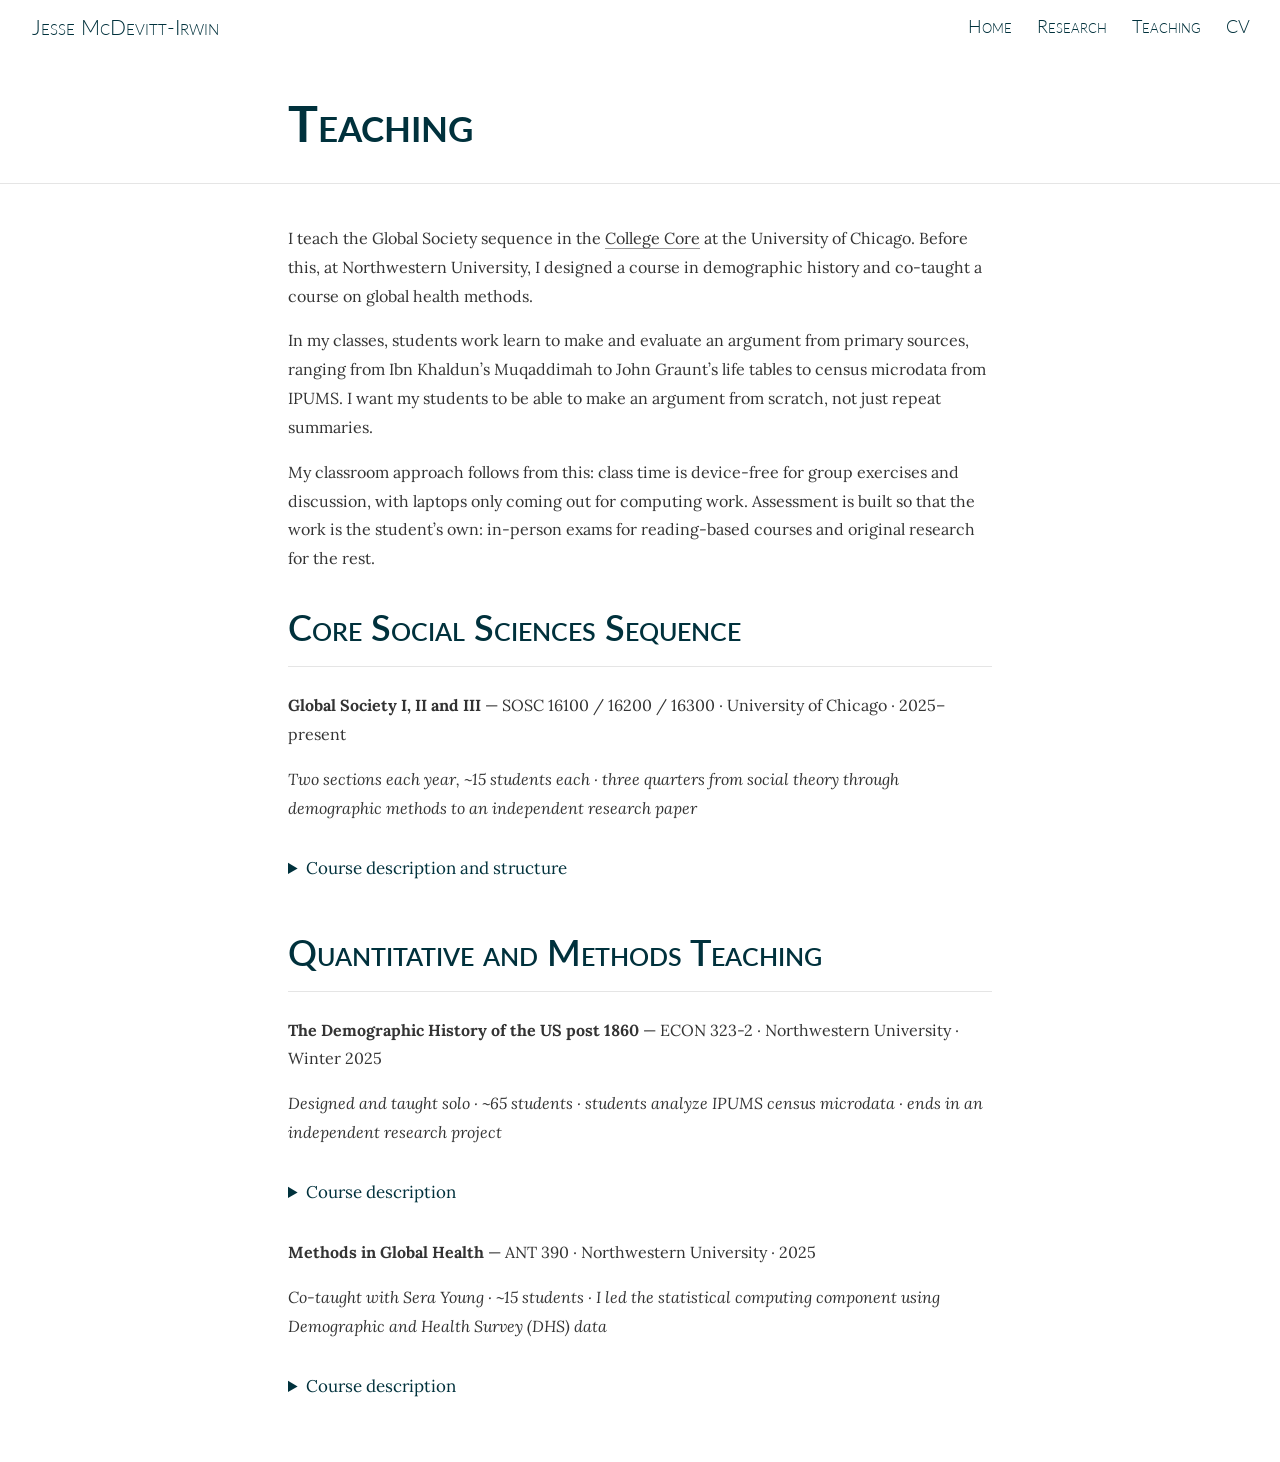
<file: docs/teaching.html>
<!DOCTYPE html>

<html xmlns="http://www.w3.org/1999/xhtml" lang="" xml:lang="">

<head>
  <meta charset="utf-8"/>
  <meta name="viewport" content="width=device-width, initial-scale=1"/>
  <meta http-equiv="X-UA-Compatible" content="IE=Edge,chrome=1"/>
  <meta name="generator" content="distill" />

  <style type="text/css">
  /* Hide doc at startup (prevent jankiness while JS renders/transforms) */
  body {
    visibility: hidden;
  }
  </style>

 <!--radix_placeholder_import_source-->
 <!--/radix_placeholder_import_source-->

<style type="text/css">code{white-space: pre;}</style>
<style type="text/css" data-origin="pandoc">
pre > code.sourceCode { white-space: pre; position: relative; }
pre > code.sourceCode > span { line-height: 1.25; }
pre > code.sourceCode > span:empty { height: 1.2em; }
.sourceCode { overflow: visible; }
code.sourceCode > span { color: inherit; text-decoration: inherit; }
div.sourceCode { margin: 1em 0; }
pre.sourceCode { margin: 0; }
@media screen {
div.sourceCode { overflow: auto; }
}
@media print {
pre > code.sourceCode { white-space: pre-wrap; }
pre > code.sourceCode > span { display: inline-block; text-indent: -5em; padding-left: 5em; }
}
pre.numberSource code
  { counter-reset: source-line 0; }
pre.numberSource code > span
  { position: relative; left: -4em; counter-increment: source-line; }
pre.numberSource code > span > a:first-child::before
  { content: counter(source-line);
    position: relative; left: -1em; text-align: right; vertical-align: baseline;
    border: none; display: inline-block;
    -webkit-touch-callout: none; -webkit-user-select: none;
    -khtml-user-select: none; -moz-user-select: none;
    -ms-user-select: none; user-select: none;
    padding: 0 4px; width: 4em;
    color: #aaaaaa;
  }
pre.numberSource { margin-left: 3em; border-left: 1px solid #aaaaaa;  padding-left: 4px; }
div.sourceCode
  { color: #00769e; background-color: #f1f3f5; }
@media screen {
pre > code.sourceCode > span > a:first-child::before { text-decoration: underline; }
}
code span { color: #00769e; } /* Normal */
code span.al { color: #ad0000; } /* Alert */
code span.an { color: #5e5e5e; } /* Annotation */
code span.at { color: #657422; } /* Attribute */
code span.bn { color: #ad0000; } /* BaseN */
code span.bu { } /* BuiltIn */
code span.cf { color: #00769e; } /* ControlFlow */
code span.ch { color: #20794d; } /* Char */
code span.cn { color: #8f5902; } /* Constant */
code span.co { color: #5e5e5e; } /* Comment */
code span.cv { color: #5e5e5e; font-style: italic; } /* CommentVar */
code span.do { color: #5e5e5e; font-style: italic; } /* Documentation */
code span.dt { color: #ad0000; } /* DataType */
code span.dv { color: #ad0000; } /* DecVal */
code span.er { color: #ad0000; } /* Error */
code span.ex { } /* Extension */
code span.fl { color: #ad0000; } /* Float */
code span.fu { color: #4758ab; } /* Function */
code span.im { } /* Import */
code span.in { color: #5e5e5e; } /* Information */
code span.kw { color: #00769e; } /* Keyword */
code span.op { color: #5e5e5e; } /* Operator */
code span.ot { color: #00769e; } /* Other */
code span.pp { color: #ad0000; } /* Preprocessor */
code span.sc { color: #5e5e5e; } /* SpecialChar */
code span.ss { color: #20794d; } /* SpecialString */
code span.st { color: #20794d; } /* String */
code span.va { color: #111111; } /* Variable */
code span.vs { color: #20794d; } /* VerbatimString */
code span.wa { color: #5e5e5e; font-style: italic; } /* Warning */
</style>


  <!--radix_placeholder_meta_tags-->
  <title>Jesse McDevitt-Irwin: Teaching</title>




  <!--  https://developers.facebook.com/docs/sharing/webmasters#markup -->
  <meta property="og:title" content="Jesse McDevitt-Irwin: Teaching"/>
  <meta property="og:type" content="article"/>
  <meta property="og:locale" content="en_US"/>
  <meta property="og:site_name" content="Jesse McDevitt-Irwin"/>

  <!--  https://dev.twitter.com/cards/types/summary -->
  <meta property="twitter:card" content="summary"/>
  <meta property="twitter:title" content="Jesse McDevitt-Irwin: Teaching"/>

  <!--/radix_placeholder_meta_tags-->
  <!--radix_placeholder_rmarkdown_metadata-->

  <script type="text/json" id="radix-rmarkdown-metadata">
  {"type":"list","attributes":{"names":{"type":"character","attributes":{},"value":["title"]}},"value":[{"type":"character","attributes":{},"value":["Teaching"]}]}
  </script>
  <!--/radix_placeholder_rmarkdown_metadata-->
  <!--radix_placeholder_navigation_in_header-->
  <meta name="distill:offset" content=""/>

  <script type="application/javascript">

    window.headroom_prevent_pin = false;

    window.document.addEventListener("DOMContentLoaded", function (event) {

      // initialize headroom for banner
      var header = $('header').get(0);
      var headerHeight = header.offsetHeight;
      var headroom = new Headroom(header, {
        tolerance: 5,
        onPin : function() {
          if (window.headroom_prevent_pin) {
            window.headroom_prevent_pin = false;
            headroom.unpin();
          }
        }
      });
      headroom.init();
      if(window.location.hash)
        headroom.unpin();
      $(header).addClass('headroom--transition');

      // offset scroll location for banner on hash change
      // (see: https://github.com/WickyNilliams/headroom.js/issues/38)
      window.addEventListener("hashchange", function(event) {
        window.scrollTo(0, window.pageYOffset - (headerHeight + 25));
      });

      // responsive menu
      $('.distill-site-header').each(function(i, val) {
        var topnav = $(this);
        var toggle = topnav.find('.nav-toggle');
        toggle.on('click', function() {
          topnav.toggleClass('responsive');
        });
      });

      // nav dropdowns
      $('.nav-dropbtn').click(function(e) {
        $(this).next('.nav-dropdown-content').toggleClass('nav-dropdown-active');
        $(this).parent().siblings('.nav-dropdown')
           .children('.nav-dropdown-content').removeClass('nav-dropdown-active');
      });
      $("body").click(function(e){
        $('.nav-dropdown-content').removeClass('nav-dropdown-active');
      });
      $(".nav-dropdown").click(function(e){
        e.stopPropagation();
      });
    });
  </script>

  <style type="text/css">

  /* Theme (user-documented overrideables for nav appearance) */

  .distill-site-nav {
    color: rgba(255, 255, 255, 0.8);
    background-color: #0F2E3D;
    font-size: 15px;
    font-weight: 300;
  }

  .distill-site-nav a {
    color: inherit;
    text-decoration: none;
  }

  .distill-site-nav a:hover {
    color: white;
  }

  @media print {
    .distill-site-nav {
      display: none;
    }
  }

  .distill-site-header {

  }

  .distill-site-footer {

  }


  /* Site Header */

  .distill-site-header {
    width: 100%;
    box-sizing: border-box;
    z-index: 3;
  }

  .distill-site-header .nav-left {
    display: inline-block;
    margin-left: 8px;
  }

  @media screen and (max-width: 768px) {
    .distill-site-header .nav-left {
      margin-left: 0;
    }
  }


  .distill-site-header .nav-right {
    float: right;
    margin-right: 8px;
  }

  .distill-site-header a,
  .distill-site-header .title {
    display: inline-block;
    text-align: center;
    padding: 14px 10px 14px 10px;
  }

  .distill-site-header .title {
    font-size: 18px;
    min-width: 150px;
  }

  .distill-site-header .logo {
    padding: 0;
  }

  .distill-site-header .logo img {
    display: none;
    max-height: 20px;
    width: auto;
    margin-bottom: -4px;
  }

  .distill-site-header .nav-image img {
    max-height: 18px;
    width: auto;
    display: inline-block;
    margin-bottom: -3px;
  }



  @media screen and (min-width: 1000px) {
    .distill-site-header .logo img {
      display: inline-block;
    }
    .distill-site-header .nav-left {
      margin-left: 20px;
    }
    .distill-site-header .nav-right {
      margin-right: 20px;
    }
    .distill-site-header .title {
      padding-left: 12px;
    }
  }


  .distill-site-header .nav-toggle {
    display: none;
  }

  .nav-dropdown {
    display: inline-block;
    position: relative;
  }

  .nav-dropdown .nav-dropbtn {
    border: none;
    outline: none;
    color: rgba(255, 255, 255, 0.8);
    padding: 16px 10px;
    background-color: transparent;
    font-family: inherit;
    font-size: inherit;
    font-weight: inherit;
    margin: 0;
    margin-top: 1px;
    z-index: 2;
  }

  .nav-dropdown-content {
    display: none;
    position: absolute;
    background-color: white;
    min-width: 200px;
    border: 1px solid rgba(0,0,0,0.15);
    border-radius: 4px;
    box-shadow: 0px 8px 16px 0px rgba(0,0,0,0.1);
    z-index: 1;
    margin-top: 2px;
    white-space: nowrap;
    padding-top: 4px;
    padding-bottom: 4px;
  }

  .nav-dropdown-content hr {
    margin-top: 4px;
    margin-bottom: 4px;
    border: none;
    border-bottom: 1px solid rgba(0, 0, 0, 0.1);
  }

  .nav-dropdown-active {
    display: block;
  }

  .nav-dropdown-content a, .nav-dropdown-content .nav-dropdown-header {
    color: black;
    padding: 6px 24px;
    text-decoration: none;
    display: block;
    text-align: left;
  }

  .nav-dropdown-content .nav-dropdown-header {
    display: block;
    padding: 5px 24px;
    padding-bottom: 0;
    text-transform: uppercase;
    font-size: 14px;
    color: #999999;
    white-space: nowrap;
  }

  .nav-dropdown:hover .nav-dropbtn {
    color: white;
  }

  .nav-dropdown-content a:hover {
    background-color: #ddd;
    color: black;
  }

  .nav-right .nav-dropdown-content {
    margin-left: -45%;
    right: 0;
  }

  @media screen and (max-width: 768px) {
    .distill-site-header a, .distill-site-header .nav-dropdown  {display: none;}
    .distill-site-header a.nav-toggle {
      float: right;
      display: block;
    }
    .distill-site-header .title {
      margin-left: 0;
    }
    .distill-site-header .nav-right {
      margin-right: 0;
    }
    .distill-site-header {
      overflow: hidden;
    }
    .nav-right .nav-dropdown-content {
      margin-left: 0;
    }
  }


  @media screen and (max-width: 768px) {
    .distill-site-header.responsive {position: relative; min-height: 500px; }
    .distill-site-header.responsive a.nav-toggle {
      position: absolute;
      right: 0;
      top: 0;
    }
    .distill-site-header.responsive a,
    .distill-site-header.responsive .nav-dropdown {
      display: block;
      text-align: left;
    }
    .distill-site-header.responsive .nav-left,
    .distill-site-header.responsive .nav-right {
      width: 100%;
    }
    .distill-site-header.responsive .nav-dropdown {float: none;}
    .distill-site-header.responsive .nav-dropdown-content {position: relative;}
    .distill-site-header.responsive .nav-dropdown .nav-dropbtn {
      display: block;
      width: 100%;
      text-align: left;
    }
  }

  /* Site Footer */

  .distill-site-footer {
    width: 100%;
    overflow: hidden;
    box-sizing: border-box;
    z-index: 3;
    margin-top: 30px;
    padding-top: 30px;
    padding-bottom: 30px;
    text-align: center;
  }

  /* Headroom */

  d-title {
    padding-top: 6rem;
  }

  @media print {
    d-title {
      padding-top: 4rem;
    }
  }

  .headroom {
    z-index: 1000;
    position: fixed;
    top: 0;
    left: 0;
    right: 0;
  }

  .headroom--transition {
    transition: all .4s ease-in-out;
  }

  .headroom--unpinned {
    top: -100px;
  }

  .headroom--pinned {
    top: 0;
  }

  /* adjust viewport for navbar height */
  /* helps vertically center bootstrap (non-distill) content */
  .min-vh-100 {
    min-height: calc(100vh - 100px) !important;
  }

  </style>

  <script src="site_libs/jquery-3.6.0/jquery-3.6.0.min.js"></script>
  <link href="site_libs/font-awesome-6.5.2/css/all.min.css" rel="stylesheet"/>
  <link href="site_libs/font-awesome-6.5.2/css/v4-shims.min.css" rel="stylesheet"/>
  <script src="site_libs/headroom-0.9.4/headroom.min.js"></script>
  <script src="site_libs/autocomplete-0.37.1/autocomplete.min.js"></script>
  <script src="site_libs/fuse-6.4.1/fuse.min.js"></script>

  <script type="application/javascript">

  function getMeta(metaName) {
    var metas = document.getElementsByTagName('meta');
    for (let i = 0; i < metas.length; i++) {
      if (metas[i].getAttribute('name') === metaName) {
        return metas[i].getAttribute('content');
      }
    }
    return '';
  }

  function offsetURL(url) {
    var offset = getMeta('distill:offset');
    return offset ? offset + '/' + url : url;
  }

  function createFuseIndex() {

    // create fuse index
    var options = {
      keys: [
        { name: 'title', weight: 20 },
        { name: 'categories', weight: 15 },
        { name: 'description', weight: 10 },
        { name: 'contents', weight: 5 },
      ],
      ignoreLocation: true,
      threshold: 0
    };
    var fuse = new window.Fuse([], options);

    // fetch the main search.json
    return fetch(offsetURL('search.json'))
      .then(function(response) {
        if (response.status == 200) {
          return response.json().then(function(json) {
            // index main articles
            json.articles.forEach(function(article) {
              fuse.add(article);
            });
            // download collections and index their articles
            return Promise.all(json.collections.map(function(collection) {
              return fetch(offsetURL(collection)).then(function(response) {
                if (response.status === 200) {
                  return response.json().then(function(articles) {
                    articles.forEach(function(article) {
                      fuse.add(article);
                    });
                  })
                } else {
                  return Promise.reject(
                    new Error('Unexpected status from search index request: ' +
                              response.status)
                  );
                }
              });
            })).then(function() {
              return fuse;
            });
          });

        } else {
          return Promise.reject(
            new Error('Unexpected status from search index request: ' +
                        response.status)
          );
        }
      });
  }

  window.document.addEventListener("DOMContentLoaded", function (event) {

    // get search element (bail if we don't have one)
    var searchEl = window.document.getElementById('distill-search');
    if (!searchEl)
      return;

    createFuseIndex()
      .then(function(fuse) {

        // make search box visible
        searchEl.classList.remove('hidden');

        // initialize autocomplete
        var options = {
          autoselect: true,
          hint: false,
          minLength: 2,
        };
        window.autocomplete(searchEl, options, [{
          source: function(query, callback) {
            const searchOptions = {
              isCaseSensitive: false,
              shouldSort: true,
              minMatchCharLength: 2,
              limit: 10,
            };
            var results = fuse.search(query, searchOptions);
            callback(results
              .map(function(result) { return result.item; })
            );
          },
          templates: {
            suggestion: function(suggestion) {
              var img = suggestion.preview && Object.keys(suggestion.preview).length > 0
                ? `<img src="${offsetURL(suggestion.preview)}"</img>`
                : '';
              var html = `
                <div class="search-item">
                  <h3>${suggestion.title}</h3>
                  <div class="search-item-description">
                    ${suggestion.description || ''}
                  </div>
                  <div class="search-item-preview">
                    ${img}
                  </div>
                </div>
              `;
              return html;
            }
          }
        }]).on('autocomplete:selected', function(event, suggestion) {
          window.location.href = offsetURL(suggestion.path);
        });
        // remove inline display style on autocompleter (we want to
        // manage responsive display via css)
        $('.algolia-autocomplete').css("display", "");
      })
      .catch(function(error) {
        console.log(error);
      });

  });

  </script>

  <style type="text/css">

  .nav-search {
    font-size: x-small;
  }

  /* Algolioa Autocomplete */

  .algolia-autocomplete {
    display: inline-block;
    margin-left: 10px;
    vertical-align: sub;
    background-color: white;
    color: black;
    padding: 6px;
    padding-top: 8px;
    padding-bottom: 0;
    border-radius: 6px;
    border: 1px #0F2E3D solid;
    width: 180px;
  }


  @media screen and (max-width: 768px) {
    .distill-site-nav .algolia-autocomplete {
      display: none;
      visibility: hidden;
    }
    .distill-site-nav.responsive .algolia-autocomplete {
      display: inline-block;
      visibility: visible;
    }
    .distill-site-nav.responsive .algolia-autocomplete .aa-dropdown-menu {
      margin-left: 0;
      width: 400px;
      max-height: 400px;
    }
  }

  .algolia-autocomplete .aa-input, .algolia-autocomplete .aa-hint {
    width: 90%;
    outline: none;
    border: none;
  }

  .algolia-autocomplete .aa-hint {
    color: #999;
  }
  .algolia-autocomplete .aa-dropdown-menu {
    width: 550px;
    max-height: 70vh;
    overflow-x: visible;
    overflow-y: scroll;
    padding: 5px;
    margin-top: 3px;
    margin-left: -150px;
    background-color: #fff;
    border-radius: 5px;
    border: 1px solid #999;
    border-top: none;
  }

  .algolia-autocomplete .aa-dropdown-menu .aa-suggestion {
    cursor: pointer;
    padding: 5px 4px;
    border-bottom: 1px solid #eee;
  }

  .algolia-autocomplete .aa-dropdown-menu .aa-suggestion:last-of-type {
    border-bottom: none;
    margin-bottom: 2px;
  }

  .algolia-autocomplete .aa-dropdown-menu .aa-suggestion .search-item {
    overflow: hidden;
    font-size: 0.8em;
    line-height: 1.4em;
  }

  .algolia-autocomplete .aa-dropdown-menu .aa-suggestion .search-item h3 {
    font-size: 1rem;
    margin-block-start: 0;
    margin-block-end: 5px;
  }

  .algolia-autocomplete .aa-dropdown-menu .aa-suggestion .search-item-description {
    display: inline-block;
    overflow: hidden;
    height: 2.8em;
    width: 80%;
    margin-right: 4%;
  }

  .algolia-autocomplete .aa-dropdown-menu .aa-suggestion .search-item-preview {
    display: inline-block;
    width: 15%;
  }

  .algolia-autocomplete .aa-dropdown-menu .aa-suggestion .search-item-preview img {
    height: 3em;
    width: auto;
    display: none;
  }

  .algolia-autocomplete .aa-dropdown-menu .aa-suggestion .search-item-preview img[src] {
    display: initial;
  }

  .algolia-autocomplete .aa-dropdown-menu .aa-suggestion.aa-cursor {
    background-color: #eee;
  }
  .algolia-autocomplete .aa-dropdown-menu .aa-suggestion em {
    font-weight: bold;
    font-style: normal;
  }

  </style>


  <!--/radix_placeholder_navigation_in_header-->
  <!--radix_placeholder_distill-->

  <style type="text/css">

  body {
    background-color: white;
  }

  .pandoc-table {
    width: 100%;
  }

  .pandoc-table>caption {
    margin-bottom: 10px;
  }

  .pandoc-table th:not([align]) {
    text-align: left;
  }

  .pagedtable-footer {
    font-size: 15px;
  }

  d-byline .byline {
    grid-template-columns: 2fr 2fr;
  }

  d-byline .byline h3 {
    margin-block-start: 1.5em;
  }

  d-byline .byline .authors-affiliations h3 {
    margin-block-start: 0.5em;
  }

  .authors-affiliations .orcid-id {
    width: 16px;
    height:16px;
    margin-left: 4px;
    margin-right: 4px;
    vertical-align: middle;
    padding-bottom: 2px;
  }

  d-title .dt-tags {
    margin-top: 1em;
    grid-column: text;
  }

  .dt-tags .dt-tag {
    text-decoration: none;
    display: inline-block;
    color: rgba(0,0,0,0.6);
    padding: 0em 0.4em;
    margin-right: 0.5em;
    margin-bottom: 0.4em;
    font-size: 70%;
    border: 1px solid rgba(0,0,0,0.2);
    border-radius: 3px;
    text-transform: uppercase;
    font-weight: 500;
  }

  d-article table.gt_table td,
  d-article table.gt_table th {
    border-bottom: none;
    font-size: 100%;
  }

  .html-widget {
    margin-bottom: 2.0em;
  }

  .l-screen-inset {
    padding-right: 16px;
  }

  .l-screen .caption {
    margin-left: 10px;
  }

  .shaded {
    background: rgb(247, 247, 247);
    padding-top: 20px;
    padding-bottom: 20px;
    border-top: 1px solid rgba(0, 0, 0, 0.1);
    border-bottom: 1px solid rgba(0, 0, 0, 0.1);
  }

  .shaded .html-widget {
    margin-bottom: 0;
    border: 1px solid rgba(0, 0, 0, 0.1);
  }

  .shaded .shaded-content {
    background: white;
  }

  .text-output {
    margin-top: 0;
    line-height: 1.5em;
  }

  .hidden {
    display: none !important;
  }

  hr.section-separator {
    border: none;
    border-top: 1px solid rgba(0, 0, 0, 0.1);
    margin: 0px;
  }


  d-byline {
    border-top: none;
  }

  d-article {
    padding-top: 2.5rem;
    padding-bottom: 30px;
    border-top: none;
  }

  d-appendix {
    padding-top: 30px;
  }

  d-article>p>img {
    width: 100%;
  }

  d-article h2 {
    margin: 1rem 0 1.5rem 0;
  }

  d-article h3 {
    margin-top: 1.5rem;
  }

  d-article iframe {
    border: 1px solid rgba(0, 0, 0, 0.1);
    margin-bottom: 2.0em;
    width: 100%;
  }

  /* Tweak code blocks */

  d-article div.sourceCode code,
  d-article pre code {
    font-family: Consolas, Monaco, 'Andale Mono', 'Ubuntu Mono', monospace;
  }

  d-article pre,
  d-article div.sourceCode,
  d-article div.sourceCode pre {
    overflow: auto;
  }

  d-article div.sourceCode {
    background-color: white;
  }

  d-article div.sourceCode pre {
    padding-left: 10px;
    font-size: 12px;
    border-left: 2px solid rgba(0,0,0,0.1);
  }

  d-article pre {
    font-size: 12px;
    color: black;
    background: none;
    margin-top: 0;
    text-align: left;
    white-space: pre;
    word-spacing: normal;
    word-break: normal;
    word-wrap: normal;
    line-height: 1.5;

    -moz-tab-size: 4;
    -o-tab-size: 4;
    tab-size: 4;

    -webkit-hyphens: none;
    -moz-hyphens: none;
    -ms-hyphens: none;
    hyphens: none;
  }

  d-article pre a {
    border-bottom: none;
  }

  d-article pre a:hover {
    border-bottom: none;
    text-decoration: underline;
  }

  d-article details {
    grid-column: text;
    margin-bottom: 0.8em;
  }

  @media(min-width: 768px) {

  d-article pre,
  d-article div.sourceCode,
  d-article div.sourceCode pre {
    overflow: visible !important;
  }

  d-article div.sourceCode pre {
    padding-left: 18px;
    font-size: 14px;
  }

  /* tweak for Pandoc numbered line within distill */
  d-article pre.numberSource code > span {
      left: -2em;
  }

  d-article pre {
    font-size: 14px;
  }

  }

  figure img.external {
    background: white;
    border: 1px solid rgba(0, 0, 0, 0.1);
    box-shadow: 0 1px 8px rgba(0, 0, 0, 0.1);
    padding: 18px;
    box-sizing: border-box;
  }

  /* CSS for d-contents */

  .d-contents {
    grid-column: text;
    color: rgba(0,0,0,0.8);
    font-size: 0.9em;
    padding-bottom: 1em;
    margin-bottom: 1em;
    padding-bottom: 0.5em;
    margin-bottom: 1em;
    padding-left: 0.25em;
    justify-self: start;
  }

  @media(min-width: 1000px) {
    .d-contents.d-contents-float {
      height: 0;
      grid-column-start: 1;
      grid-column-end: 4;
      justify-self: center;
      padding-right: 3em;
      padding-left: 2em;
    }
  }

  .d-contents nav h3 {
    font-size: 18px;
    margin-top: 0;
    margin-bottom: 1em;
  }

  .d-contents li {
    list-style-type: none
  }

  .d-contents nav > ul {
    padding-left: 0;
  }

  .d-contents ul {
    padding-left: 1em
  }

  .d-contents nav ul li {
    margin-top: 0.6em;
    margin-bottom: 0.2em;
  }

  .d-contents nav a {
    font-size: 13px;
    border-bottom: none;
    text-decoration: none
    color: rgba(0, 0, 0, 0.8);
  }

  .d-contents nav a:hover {
    text-decoration: underline solid rgba(0, 0, 0, 0.6)
  }

  .d-contents nav > ul > li > a {
    font-weight: 600;
  }

  .d-contents nav > ul > li > ul {
    font-weight: inherit;
  }

  .d-contents nav > ul > li > ul > li {
    margin-top: 0.2em;
  }


  .d-contents nav ul {
    margin-top: 0;
    margin-bottom: 0.25em;
  }

  .d-article-with-toc h2:nth-child(2) {
    margin-top: 0;
  }


  /* Figure */

  .figure {
    position: relative;
    margin-bottom: 2.5em;
    margin-top: 1.5em;
  }

  .figure .caption {
    color: rgba(0, 0, 0, 0.6);
    font-size: 12px;
    line-height: 1.5em;
  }

  .figure img.external {
    background: white;
    border: 1px solid rgba(0, 0, 0, 0.1);
    box-shadow: 0 1px 8px rgba(0, 0, 0, 0.1);
    padding: 18px;
    box-sizing: border-box;
  }

  .figure .caption a {
    color: rgba(0, 0, 0, 0.6);
  }

  .figure .caption b,
  .figure .caption strong, {
    font-weight: 600;
    color: rgba(0, 0, 0, 1.0);
  }

  /* Citations */

  d-article .citation {
    color: inherit;
    cursor: inherit;
  }

  div.hanging-indent{
    margin-left: 1em; text-indent: -1em;
  }

  /* Citation hover box */

  .tippy-box[data-theme~=light-border] {
    background-color: rgba(250, 250, 250, 0.95);
  }

  .tippy-content > p {
    margin-bottom: 0;
    padding: 2px;
  }


  /* Tweak 1000px media break to show more text */

  @media(min-width: 1000px) {
    .base-grid,
    distill-header,
    d-title,
    d-abstract,
    d-article,
    d-appendix,
    distill-appendix,
    d-byline,
    d-footnote-list,
    d-citation-list,
    distill-footer {
      grid-template-columns: [screen-start] 1fr [page-start kicker-start] 80px [middle-start] 50px [text-start kicker-end] 65px 65px 65px 65px 65px 65px 65px 65px [text-end gutter-start] 65px [middle-end] 65px [page-end gutter-end] 1fr [screen-end];
      grid-column-gap: 16px;
    }

    .grid {
      grid-column-gap: 16px;
    }

    d-article {
      font-size: 1.06rem;
      line-height: 1.7em;
    }
    figure .caption, .figure .caption, figure figcaption {
      font-size: 13px;
    }
  }

  @media(min-width: 1180px) {
    .base-grid,
    distill-header,
    d-title,
    d-abstract,
    d-article,
    d-appendix,
    distill-appendix,
    d-byline,
    d-footnote-list,
    d-citation-list,
    distill-footer {
      grid-template-columns: [screen-start] 1fr [page-start kicker-start] 60px [middle-start] 60px [text-start kicker-end] 60px 60px 60px 60px 60px 60px 60px 60px [text-end gutter-start] 60px [middle-end] 60px [page-end gutter-end] 1fr [screen-end];
      grid-column-gap: 32px;
    }

    .grid {
      grid-column-gap: 32px;
    }
  }


  /* Get the citation styles for the appendix (not auto-injected on render since
     we do our own rendering of the citation appendix) */

  d-appendix .citation-appendix,
  .d-appendix .citation-appendix {
    font-size: 11px;
    line-height: 15px;
    border-left: 1px solid rgba(0, 0, 0, 0.1);
    padding-left: 18px;
    border: 1px solid rgba(0,0,0,0.1);
    background: rgba(0, 0, 0, 0.02);
    padding: 10px 18px;
    border-radius: 3px;
    color: rgba(150, 150, 150, 1);
    overflow: hidden;
    margin-top: -12px;
    white-space: pre-wrap;
    word-wrap: break-word;
  }

  /* Include appendix styles here so they can be overridden */

  d-appendix {
    contain: layout style;
    font-size: 0.8em;
    line-height: 1.7em;
    margin-top: 60px;
    margin-bottom: 0;
    border-top: 1px solid rgba(0, 0, 0, 0.1);
    color: rgba(0,0,0,0.5);
    padding-top: 60px;
    padding-bottom: 48px;
  }

  d-appendix h3 {
    grid-column: page-start / text-start;
    font-size: 15px;
    font-weight: 500;
    margin-top: 1em;
    margin-bottom: 0;
    color: rgba(0,0,0,0.65);
  }

  d-appendix h3 + * {
    margin-top: 1em;
  }

  d-appendix ol {
    padding: 0 0 0 15px;
  }

  @media (min-width: 768px) {
    d-appendix ol {
      padding: 0 0 0 30px;
      margin-left: -30px;
    }
  }

  d-appendix li {
    margin-bottom: 1em;
  }

  d-appendix a {
    color: rgba(0, 0, 0, 0.6);
  }

  d-appendix > * {
    grid-column: text;
  }

  d-appendix > d-footnote-list,
  d-appendix > d-citation-list,
  d-appendix > distill-appendix {
    grid-column: screen;
  }

  /* Include footnote styles here so they can be overridden */

  d-footnote-list {
    contain: layout style;
  }

  d-footnote-list > * {
    grid-column: text;
  }

  d-footnote-list a.footnote-backlink {
    color: rgba(0,0,0,0.3);
    padding-left: 0.5em;
  }



  /* Anchor.js */

  .anchorjs-link {
    /*transition: all .25s linear; */
    text-decoration: none;
    border-bottom: none;
  }
  *:hover > .anchorjs-link {
    margin-left: -1.125em !important;
    text-decoration: none;
    border-bottom: none;
  }

  /* Social footer */

  .social_footer {
    margin-top: 30px;
    margin-bottom: 0;
    color: rgba(0,0,0,0.67);
  }

  .disqus-comments {
    margin-right: 30px;
  }

  .disqus-comment-count {
    border-bottom: 1px solid rgba(0, 0, 0, 0.4);
    cursor: pointer;
  }

  #disqus_thread {
    margin-top: 30px;
  }

  .article-sharing a {
    border-bottom: none;
    margin-right: 8px;
  }

  .article-sharing a:hover {
    border-bottom: none;
  }

  .sidebar-section.subscribe {
    font-size: 12px;
    line-height: 1.6em;
  }

  .subscribe p {
    margin-bottom: 0.5em;
  }


  .article-footer .subscribe {
    font-size: 15px;
    margin-top: 45px;
  }


  .sidebar-section.custom {
    font-size: 12px;
    line-height: 1.6em;
  }

  .custom p {
    margin-bottom: 0.5em;
  }

  /* Styles for listing layout (hide title) */
  .layout-listing d-title, .layout-listing .d-title {
    display: none;
  }

  /* Styles for posts lists (not auto-injected) */


  .posts-with-sidebar {
    padding-left: 45px;
    padding-right: 45px;
  }

  .posts-list .description h2,
  .posts-list .description p {
    font-family: -apple-system, BlinkMacSystemFont, "Segoe UI", Roboto, Oxygen, Ubuntu, Cantarell, "Fira Sans", "Droid Sans", "Helvetica Neue", Arial, sans-serif;
  }

  .posts-list .description h2 {
    font-weight: 700;
    border-bottom: none;
    padding-bottom: 0;
  }

  .posts-list h2.post-tag {
    border-bottom: 1px solid rgba(0, 0, 0, 0.2);
    padding-bottom: 12px;
  }
  .posts-list {
    margin-top: 60px;
    margin-bottom: 24px;
  }

  .posts-list .post-preview {
    text-decoration: none;
    overflow: hidden;
    display: block;
    border-bottom: 1px solid rgba(0, 0, 0, 0.1);
    padding: 24px 0;
  }

  .post-preview-last {
    border-bottom: none !important;
  }

  .posts-list .posts-list-caption {
    grid-column: screen;
    font-weight: 400;
  }

  .posts-list .post-preview h2 {
    margin: 0 0 6px 0;
    line-height: 1.2em;
    font-style: normal;
    font-size: 24px;
  }

  .posts-list .post-preview p {
    margin: 0 0 12px 0;
    line-height: 1.4em;
    font-size: 16px;
  }

  .posts-list .post-preview .thumbnail {
    box-sizing: border-box;
    margin-bottom: 24px;
    position: relative;
    max-width: 500px;
  }
  .posts-list .post-preview img {
    width: 100%;
    display: block;
  }

  .posts-list .metadata {
    font-size: 12px;
    line-height: 1.4em;
    margin-bottom: 18px;
  }

  .posts-list .metadata > * {
    display: inline-block;
  }

  .posts-list .metadata .publishedDate {
    margin-right: 2em;
  }

  .posts-list .metadata .dt-authors {
    display: block;
    margin-top: 0.3em;
    margin-right: 2em;
  }

  .posts-list .dt-tags {
    display: block;
    line-height: 1em;
  }

  .posts-list .dt-tags .dt-tag {
    display: inline-block;
    color: rgba(0,0,0,0.6);
    padding: 0.3em 0.4em;
    margin-right: 0.2em;
    margin-bottom: 0.4em;
    font-size: 60%;
    border: 1px solid rgba(0,0,0,0.2);
    border-radius: 3px;
    text-transform: uppercase;
    font-weight: 500;
  }

  .posts-list img {
    opacity: 1;
  }

  .posts-list img[data-src] {
    opacity: 0;
  }

  .posts-more {
    clear: both;
  }


  .posts-sidebar {
    font-size: 16px;
  }

  .posts-sidebar h3 {
    font-size: 16px;
    margin-top: 0;
    margin-bottom: 0.5em;
    font-weight: 400;
    text-transform: uppercase;
  }

  .sidebar-section {
    margin-bottom: 30px;
  }

  .categories ul {
    list-style-type: none;
    margin: 0;
    padding: 0;
  }

  .categories li {
    color: rgba(0, 0, 0, 0.8);
    margin-bottom: 0;
  }

  .categories li>a {
    border-bottom: none;
  }

  .categories li>a:hover {
    border-bottom: 1px solid rgba(0, 0, 0, 0.4);
  }

  .categories .active {
    font-weight: 600;
  }

  .categories .category-count {
    color: rgba(0, 0, 0, 0.4);
  }


  @media(min-width: 768px) {
    .posts-list .post-preview h2 {
      font-size: 26px;
    }
    .posts-list .post-preview .thumbnail {
      float: right;
      width: 30%;
      margin-bottom: 0;
    }
    .posts-list .post-preview .description {
      float: left;
      width: 45%;
    }
    .posts-list .post-preview .metadata {
      float: left;
      width: 20%;
      margin-top: 8px;
    }
    .posts-list .post-preview p {
      margin: 0 0 12px 0;
      line-height: 1.5em;
      font-size: 16px;
    }
    .posts-with-sidebar .posts-list {
      float: left;
      width: 75%;
    }
    .posts-with-sidebar .posts-sidebar {
      float: right;
      width: 20%;
      margin-top: 60px;
      padding-top: 24px;
      padding-bottom: 24px;
    }
  }


  /* Improve display for browsers without grid (IE/Edge <= 15) */

  .downlevel {
    line-height: 1.6em;
    font-family: -apple-system, BlinkMacSystemFont, "Segoe UI", Roboto, Oxygen, Ubuntu, Cantarell, "Fira Sans", "Droid Sans", "Helvetica Neue", Arial, sans-serif;
    margin: 0;
  }

  .downlevel .d-title {
    padding-top: 6rem;
    padding-bottom: 1.5rem;
  }

  .downlevel .d-title h1 {
    font-size: 50px;
    font-weight: 700;
    line-height: 1.1em;
    margin: 0 0 0.5rem;
  }

  .downlevel .d-title p {
    font-weight: 300;
    font-size: 1.2rem;
    line-height: 1.55em;
    margin-top: 0;
  }

  .downlevel .d-byline {
    padding-top: 0.8em;
    padding-bottom: 0.8em;
    font-size: 0.8rem;
    line-height: 1.8em;
  }

  .downlevel .section-separator {
    border: none;
    border-top: 1px solid rgba(0, 0, 0, 0.1);
  }

  .downlevel .d-article {
    font-size: 1.06rem;
    line-height: 1.7em;
    padding-top: 1rem;
    padding-bottom: 2rem;
  }


  .downlevel .d-appendix {
    padding-left: 0;
    padding-right: 0;
    max-width: none;
    font-size: 0.8em;
    line-height: 1.7em;
    margin-bottom: 0;
    color: rgba(0,0,0,0.5);
    padding-top: 40px;
    padding-bottom: 48px;
  }

  .downlevel .footnotes ol {
    padding-left: 13px;
  }

  .downlevel .base-grid,
  .downlevel .distill-header,
  .downlevel .d-title,
  .downlevel .d-abstract,
  .downlevel .d-article,
  .downlevel .d-appendix,
  .downlevel .distill-appendix,
  .downlevel .d-byline,
  .downlevel .d-footnote-list,
  .downlevel .d-citation-list,
  .downlevel .distill-footer,
  .downlevel .appendix-bottom,
  .downlevel .posts-container {
    padding-left: 40px;
    padding-right: 40px;
  }

  @media(min-width: 768px) {
    .downlevel .base-grid,
    .downlevel .distill-header,
    .downlevel .d-title,
    .downlevel .d-abstract,
    .downlevel .d-article,
    .downlevel .d-appendix,
    .downlevel .distill-appendix,
    .downlevel .d-byline,
    .downlevel .d-footnote-list,
    .downlevel .d-citation-list,
    .downlevel .distill-footer,
    .downlevel .appendix-bottom,
    .downlevel .posts-container {
    padding-left: 150px;
    padding-right: 150px;
    max-width: 900px;
  }
  }

  .downlevel pre code {
    display: block;
    border-left: 2px solid rgba(0, 0, 0, .1);
    padding: 0 0 0 20px;
    font-size: 14px;
  }

  .downlevel code, .downlevel pre {
    color: black;
    background: none;
    font-family: Consolas, Monaco, 'Andale Mono', 'Ubuntu Mono', monospace;
    text-align: left;
    white-space: pre;
    word-spacing: normal;
    word-break: normal;
    word-wrap: normal;
    line-height: 1.5;

    -moz-tab-size: 4;
    -o-tab-size: 4;
    tab-size: 4;

    -webkit-hyphens: none;
    -moz-hyphens: none;
    -ms-hyphens: none;
    hyphens: none;
  }

  .downlevel .posts-list .post-preview {
    color: inherit;
  }



  </style>

  <script type="application/javascript">

  function is_downlevel_browser() {
    if (bowser.isUnsupportedBrowser({ msie: "12", msedge: "16"},
                                   window.navigator.userAgent)) {
      return true;
    } else {
      return window.load_distill_framework === undefined;
    }
  }

  // show body when load is complete
  function on_load_complete() {

    // add anchors
    if (window.anchors) {
      window.anchors.options.placement = 'left';
      window.anchors.add('d-article > h2, d-article > h3, d-article > h4, d-article > h5');
    }


    // set body to visible
    document.body.style.visibility = 'visible';

    // force redraw for leaflet widgets
    if (window.HTMLWidgets) {
      var maps = window.HTMLWidgets.findAll(".leaflet");
      $.each(maps, function(i, el) {
        var map = this.getMap();
        map.invalidateSize();
        map.eachLayer(function(layer) {
          if (layer instanceof L.TileLayer)
            layer.redraw();
        });
      });
    }

    // trigger 'shown' so htmlwidgets resize
    $('d-article').trigger('shown');
  }

  function init_distill() {

    init_common();

    // create front matter
    var front_matter = $('<d-front-matter></d-front-matter>');
    $('#distill-front-matter').wrap(front_matter);

    // create d-title
    $('.d-title').changeElementType('d-title');

    // separator
    var separator = '<hr class="section-separator" style="clear: both"/>';
    // prepend separator above appendix
    $('.d-byline').before(separator);
    $('.d-article').before(separator);

    // create d-byline
    var byline = $('<d-byline></d-byline>');
    $('.d-byline').replaceWith(byline);

    // create d-article
    var article = $('<d-article></d-article>');
    $('.d-article').wrap(article).children().unwrap();

    // move posts container into article
    $('.posts-container').appendTo($('d-article'));

    // create d-appendix
    $('.d-appendix').changeElementType('d-appendix');

    // flag indicating that we have appendix items
    var appendix = $('.appendix-bottom').children('h3').length > 0;

    // replace footnotes with <d-footnote>
    $('.footnote-ref').each(function(i, val) {
      appendix = true;
      var href = $(this).attr('href');
      var id = href.replace('#', '');
      var fn = $('#' + id);
      var fn_p = $('#' + id + '>p');
      fn_p.find('.footnote-back').remove();
      var text = fn_p.html();
      var dtfn = $('<d-footnote></d-footnote>');
      dtfn.html(text);
      $(this).replaceWith(dtfn);
    });
    // remove footnotes
    $('.footnotes').remove();

    // move refs into #references-listing
    $('#references-listing').replaceWith($('#refs'));

    $('h1.appendix, h2.appendix').each(function(i, val) {
      $(this).changeElementType('h3');
    });
    $('h3.appendix').each(function(i, val) {
      var id = $(this).attr('id');
      $('.d-contents a[href="#' + id + '"]').parent().remove();
      appendix = true;
      $(this).nextUntil($('h1, h2, h3')).addBack().appendTo($('d-appendix'));
    });

    // show d-appendix if we have appendix content
    $("d-appendix").css('display', appendix ? 'grid' : 'none');

    // localize layout chunks to just output
    $('.layout-chunk').each(function(i, val) {

      // capture layout
      var layout = $(this).attr('data-layout');

      // apply layout to markdown level block elements
      var elements = $(this).children().not('details, div.sourceCode, pre, script');
      elements.each(function(i, el) {
        var layout_div = $('<div class="' + layout + '"></div>');
        if (layout_div.hasClass('shaded')) {
          var shaded_content = $('<div class="shaded-content"></div>');
          $(this).wrap(shaded_content);
          $(this).parent().wrap(layout_div);
        } else {
          $(this).wrap(layout_div);
        }
      });


      // unwrap the layout-chunk div
      $(this).children().unwrap();
    });

    // remove code block used to force  highlighting css
    $('.distill-force-highlighting-css').parent().remove();

    // remove empty line numbers inserted by pandoc when using a
    // custom syntax highlighting theme, except when numbering line
    // in code chunk
    $('pre:not(.numberLines) code.sourceCode a:empty').remove();

    // load distill framework
    load_distill_framework();

    // wait for window.distillRunlevel == 4 to do post processing
    function distill_post_process() {

      if (!window.distillRunlevel || window.distillRunlevel < 4)
        return;

      // hide author/affiliations entirely if we have no authors
      var front_matter = JSON.parse($("#distill-front-matter").html());
      var have_authors = front_matter.authors && front_matter.authors.length > 0;
      if (!have_authors)
        $('d-byline').addClass('hidden');

      // article with toc class
      $('.d-contents').parent().addClass('d-article-with-toc');

      // strip links that point to #
      $('.authors-affiliations').find('a[href="#"]').removeAttr('href');

      // add orcid ids
      $('.authors-affiliations').find('.author').each(function(i, el) {
        var orcid_id = front_matter.authors[i].orcidID;
        var author_name = front_matter.authors[i].author
        if (orcid_id) {
          var a = $('<a></a>');
          a.attr('href', 'https://orcid.org/' + orcid_id);
          var img = $('<img></img>');
          img.addClass('orcid-id');
          img.attr('alt', author_name ? 'ORCID ID for ' + author_name : 'ORCID ID');
          img.attr('src','[data-uri]');
          a.append(img);
          $(this).append(a);
        }
      });

      // hide elements of author/affiliations grid that have no value
      function hide_byline_column(caption) {
        $('d-byline').find('h3:contains("' + caption + '")').parent().css('visibility', 'hidden');
      }

      // affiliations
      var have_affiliations = false;
      for (var i = 0; i<front_matter.authors.length; ++i) {
        var author = front_matter.authors[i];
        if (author.affiliation !== "&nbsp;") {
          have_affiliations = true;
          break;
        }
      }
      if (!have_affiliations)
        $('d-byline').find('h3:contains("Affiliations")').css('visibility', 'hidden');

      // published date
      if (!front_matter.publishedDate)
        hide_byline_column("Published");

      // document object identifier
      var doi = $('d-byline').find('h3:contains("DOI")');
      var doi_p = doi.next().empty();
      if (!front_matter.doi) {
        // if we have a citation and valid citationText then link to that
        if ($('#citation').length > 0 && front_matter.citationText) {
          doi.html('Citation');
          $('<a href="#citation"></a>')
            .text(front_matter.citationText)
            .appendTo(doi_p);
        } else {
          hide_byline_column("DOI");
        }
      } else {
        $('<a></a>')
           .attr('href', "https://doi.org/" + front_matter.doi)
           .html(front_matter.doi)
           .appendTo(doi_p);
      }

       // change plural form of authors/affiliations
      if (front_matter.authors.length === 1) {
        var grid = $('.authors-affiliations');
        grid.children('h3:contains("Authors")').text('Author');
        grid.children('h3:contains("Affiliations")').text('Affiliation');
      }

      // remove d-appendix and d-footnote-list local styles
      $('d-appendix > style:first-child').remove();
      $('d-footnote-list > style:first-child').remove();

      // move appendix-bottom entries to the bottom
      $('.appendix-bottom').appendTo('d-appendix').children().unwrap();
      $('.appendix-bottom').remove();

      // hoverable references
      $('span.citation[data-cites]').each(function() {
        const citeChild = $(this).children()[0]
        // Do not process if @xyz has been used without escaping and without bibliography activated
        // https://github.com/rstudio/distill/issues/466
        if (citeChild === undefined) return true

        if (citeChild.nodeName == "D-FOOTNOTE") {
          var fn = citeChild
          $(this).html(fn.shadowRoot.querySelector("sup"))
          $(this).id = fn.id
          fn.remove()
        }
        var refs = $(this).attr('data-cites').split(" ");
        var refHtml = refs.map(function(ref) {
          // Could use CSS.escape too here, we insure backward compatibility in navigator
          return "<p>" + $('div[id="ref-' + ref + '"]').html() + "</p>";
        }).join("\n");
        window.tippy(this, {
          allowHTML: true,
          content: refHtml,
          maxWidth: 500,
          interactive: true,
          interactiveBorder: 10,
          theme: 'light-border',
          placement: 'bottom-start'
        });
      });

      // fix footnotes in tables (#411)
      // replacing broken distill.pub feature
      $('table d-footnote').each(function() {
        // we replace internal showAtNode methode which is triggered when hovering a footnote
        this.hoverBox.showAtNode = function(node) {
          // ported from https://github.com/distillpub/template/pull/105/files
          calcOffset = function(elem) {
              let x = elem.offsetLeft;
              let y = elem.offsetTop;
              // Traverse upwards until an `absolute` element is found or `elem`
              // becomes null.
              while (elem = elem.offsetParent && elem.style.position != 'absolute') {
                  x += elem.offsetLeft;
                  y += elem.offsetTop;
              }

              return { left: x, top: y };
          }
          // https://developer.mozilla.org/en-US/docs/Web/API/HTMLElement/offsetTop
          const bbox = node.getBoundingClientRect();
          const offset = calcOffset(node);
          this.show([offset.left + bbox.width, offset.top + bbox.height]);
        }
      })

      // clear polling timer
      clearInterval(tid);

      // show body now that everything is ready
      on_load_complete();
    }

    var tid = setInterval(distill_post_process, 50);
    distill_post_process();

  }

  function init_downlevel() {

    init_common();

     // insert hr after d-title
    $('.d-title').after($('<hr class="section-separator"/>'));

    // check if we have authors
    var front_matter = JSON.parse($("#distill-front-matter").html());
    var have_authors = front_matter.authors && front_matter.authors.length > 0;

    // manage byline/border
    if (!have_authors)
      $('.d-byline').remove();
    $('.d-byline').after($('<hr class="section-separator"/>'));
    $('.d-byline a').remove();

    // remove toc
    $('.d-contents').remove();

    // move appendix elements
    $('h1.appendix, h2.appendix').each(function(i, val) {
      $(this).changeElementType('h3');
    });
    $('h3.appendix').each(function(i, val) {
      $(this).nextUntil($('h1, h2, h3')).addBack().appendTo($('.d-appendix'));
    });


    // inject headers into references and footnotes
    var refs_header = $('<h3></h3>');
    refs_header.text('References');
    $('#refs').prepend(refs_header);

    var footnotes_header = $('<h3></h3');
    footnotes_header.text('Footnotes');
    $('.footnotes').children('hr').first().replaceWith(footnotes_header);

    // move appendix-bottom entries to the bottom
    $('.appendix-bottom').appendTo('.d-appendix').children().unwrap();
    $('.appendix-bottom').remove();

    // remove appendix if it's empty
    if ($('.d-appendix').children().length === 0)
      $('.d-appendix').remove();

    // prepend separator above appendix
    $('.d-appendix').before($('<hr class="section-separator" style="clear: both"/>'));

    // trim code
    $('pre>code').each(function(i, val) {
      $(this).html($.trim($(this).html()));
    });

    // move posts-container right before article
    $('.posts-container').insertBefore($('.d-article'));

    $('body').addClass('downlevel');

    on_load_complete();
  }


  function init_common() {

    // jquery plugin to change element types
    (function($) {
      $.fn.changeElementType = function(newType) {
        var attrs = {};

        $.each(this[0].attributes, function(idx, attr) {
          attrs[attr.nodeName] = attr.nodeValue;
        });

        this.replaceWith(function() {
          return $("<" + newType + "/>", attrs).append($(this).contents());
        });
      };
    })(jQuery);

    // prevent underline for linked images
    $('a > img').parent().css({'border-bottom' : 'none'});

    // mark non-body figures created by knitr chunks as 100% width
    $('.layout-chunk').each(function(i, val) {
      var figures = $(this).find('img, .html-widget');
      // ignore leaflet img layers (#106)
      figures = figures.filter(':not(img[class*="leaflet"])')
      if ($(this).attr('data-layout') !== "l-body") {
        figures.css('width', '100%');
      } else {
        figures.css('max-width', '100%');
        figures.filter("[width]").each(function(i, val) {
          var fig = $(this);
          fig.css('width', fig.attr('width') + 'px');
        });

      }
    });

    // auto-append index.html to post-preview links in file: protocol
    // and in rstudio ide preview
    $('.post-preview').each(function(i, val) {
      if (window.location.protocol === "file:")
        $(this).attr('href', $(this).attr('href') + "index.html");
    });

    // get rid of index.html references in header
    if (window.location.protocol !== "file:") {
      $('.distill-site-header a[href]').each(function(i,val) {
        $(this).attr('href', $(this).attr('href').replace(/^index[.]html/, "./"));
      });
    }

    // add class to pandoc style tables
    $('tr.header').parent('thead').parent('table').addClass('pandoc-table');
    $('.kable-table').children('table').addClass('pandoc-table');

    // add figcaption style to table captions
    $('caption').parent('table').addClass("figcaption");

    // initialize posts list
    if (window.init_posts_list)
      window.init_posts_list();

    // implmement disqus comment link
    $('.disqus-comment-count').click(function() {
      window.headroom_prevent_pin = true;
      $('#disqus_thread').toggleClass('hidden');
      if (!$('#disqus_thread').hasClass('hidden')) {
        var offset = $(this).offset();
        $(window).resize();
        $('html, body').animate({
          scrollTop: offset.top - 35
        });
      }
    });
  }

  document.addEventListener('DOMContentLoaded', function() {
    if (is_downlevel_browser())
      init_downlevel();
    else
      window.addEventListener('WebComponentsReady', init_distill);
  });

  </script>

  <style type="text/css">
  /* base variables */

  /* Edit the CSS properties in this file to create a custom
     Distill theme. Only edit values in the right column
     for each row; values shown are the CSS defaults.
     To return any property to the default,
     you may set its value to: unset
     All rows must end with a semi-colon.                      */

  /* Optional: embed custom fonts here with `@import`          */
  /* This must remain at the top of this file.                 */



  html {
    /*-- Main font sizes --*/
    --title-size:      50px;
    --body-size:       1.06rem;
    --code-size:       14px;
    --aside-size:      12px;
    --fig-cap-size:    13px;
    /*-- Main font colors --*/
    --title-color:     #000000;
    --header-color:    rgba(0, 0, 0, 0.8);
    --body-color:      rgba(0, 0, 0, 0.8);
    --aside-color:     rgba(0, 0, 0, 0.6);
    --fig-cap-color:   rgba(0, 0, 0, 0.6);
    /*-- Specify custom fonts ~~~ must be imported above   --*/
    --heading-font:    sans-serif;
    --mono-font:       monospace;
    --body-font:       sans-serif;
    --navbar-font:     sans-serif;  /* websites + blogs only */
  }

  /*-- ARTICLE METADATA --*/
  d-byline {
    --heading-size:    0.6rem;
    --heading-color:   rgba(0, 0, 0, 0.5);
    --body-size:       0.8rem;
    --body-color:      rgba(0, 0, 0, 0.8);
  }

  /*-- ARTICLE TABLE OF CONTENTS --*/
  .d-contents {
    --heading-size:    18px;
    --contents-size:   13px;
  }

  /*-- ARTICLE APPENDIX --*/
  d-appendix {
    --heading-size:    15px;
    --heading-color:   rgba(0, 0, 0, 0.65);
    --text-size:       0.8em;
    --text-color:      rgba(0, 0, 0, 0.5);
  }

  /*-- WEBSITE HEADER + FOOTER --*/
  /* These properties only apply to Distill sites and blogs  */

  .distill-site-header {
    --title-size:       18px;
    --text-color:       rgba(255, 255, 255, 0.8);
    --text-size:        15px;
    --hover-color:      white;
    --bkgd-color:       #0F2E3D;
  }

  .distill-site-footer {
    --text-color:       rgba(255, 255, 255, 0.8);
    --text-size:        15px;
    --hover-color:      white;
    --bkgd-color:       #0F2E3D;
  }

  /*-- Additional custom styles --*/
  /* Add any additional CSS rules below                      */
  </style>
  <style type="text/css">
  /* base variables */

  /* Edit the CSS properties in this file to create a custom
     Distill theme. Only edit values in the right column
     for each row; values shown are the CSS defaults.
     To return any property to the default,
     you may set its value to: unset
     All rows must end with a semi-colon.                      */

  /* Optional: embed custom fonts here with `@import`          */
  /* This must remain at the top of this file.                 */
  /* @import url('https://fonts.googleapis.com/css2?family=Cardo'); */
  @import url('https://fonts.googleapis.com/css2?family=Lora');
  @import url('https://fonts.googleapis.com/css2?family=Lato');


  html {
    /*-- Main font sizes --*/
    --title-size:      50px;
    --body-size:       1rem;
    --code-size:       14px;
    --aside-size:      12px;
    --fig-cap-size:    13px;
    /*-- Main font colors --*/
    --title-color:     rgba(0, 49, 60, 1);
    --header-color:    rgba(0, 49, 60, 1);
    --body-color:      rgba(0, 0, 0, 0.8);
    --aside-color:     rgba(0, 0, 0, 0.6);
    --fig-cap-color:   rgba(0, 0, 0, 0.6);
    --hover-color:     rgba(0, 49, 60, 0.4);
    /*-- Specify custom fonts ~~~ must be imported above   --*/
    --heading-font:    "Lato", serif;
    --body-font:       "Lora", serif;
    --navbar-font:     "Lato", serif;  /* websites + blogs only */
  }

  /*-- ARTICLE METADATA --*/
  d-byline {
    --heading-size:    0.6rem;
    --heading-color:   rgba(0, 0, 0, 0.5);
    --body-size:       0.9rem;
    --body-color:      rgba(0, 0, 0, 0.8);
  }

  /*-- ARTICLE TABLE OF CONTENTS --*/
  .d-contents {
    --heading-size:    18px;
    --contents-size:   13px;
  }

  /*-- ARTICLE APPENDIX --*/
  d-appendix {
    --heading-size:    15px;
    --heading-color:   rgba(0, 0, 0, 0.65);
    --text-size:       0.8em;
    --text-color:      rgba(0, 0, 0, 0.5);
  }

  /*-- WEBSITE HEADER + FOOTER --*/
  /* These properties only apply to Distill sites and blogs  */

  .distill-site-header {
    --font-family:      'Lora', serif;
    --title-size:       21px;
    --text-color:       rgba(0, 49, 60, 1);
    --text-size:        18px;
    --hover-color:      rgba(0, 49, 60, 0.4);
    --bkgd-color:       rgba(255, 255, 255, 0.8);
    font-variant: small-caps;
  }

  .distill-site-footer {
    --text-color:       rgba(10, 10, 10, 0.8);
    --text-size:        15px;
    --hover-color:      white;
    --bkgd-color:       rgba(240, 240, 240, 0.8); 
  }

  /*-- Additional custom styles --*/
  /* Add any additional CSS rules below                      */

  h1, h2, h3 {
    color: rgba(0, 49, 60, 1);
    font-variant: small-caps;
  }

  p {
    color: rgba(0, 0, 0, 0.8);
  }

  a {
  	color: rgba(0, 49, 60, 1);
  }

  a:hover {
  	color: rgba(0, 49, 60, 0.4);
  }

  /* Buttons on postcard */
  .btn-outline-dark {
      color: rgba(0, 49, 60, 1);
  }

  .btn-outline-dark:hover {
      background-color: rgba(0, 49, 60, 1);
      color: white;
  }

  /*body {
    background-color: rgba(249, 250, 247, 0.8);
  }*/

  /* Collapsible entries (research + teaching pages) */

  details.entry, details.course {
    margin: 0.75rem 0 1.75rem;
  }

  details.entry > summary, details.course > summary {
    cursor: pointer;
    padding: 0.2rem 0;
    color: var(--header-color, rgba(0, 49, 60, 1));
  }

  details.entry > summary:hover, details.course > summary:hover {
    color: var(--hover-color, rgba(0, 49, 60, 0.4));
  }

  details.entry[open] > summary, details.course[open] > summary {
    margin-bottom: 0.7rem;
  }

  details.entry[open] > :not(summary), details.course[open] > :not(summary) {
    margin-left: 1.25rem;
  }</style>
  <style type="text/css">
  /* base style */

  /* FONT FAMILIES */

  :root {
    --heading-default: -apple-system, BlinkMacSystemFont, "Segoe UI", Roboto, Oxygen, Ubuntu, Cantarell, "Fira Sans", "Droid Sans", "Helvetica Neue", Arial, sans-serif;
    --mono-default: Consolas, Monaco, 'Andale Mono', 'Ubuntu Mono', monospace;
    --body-default: -apple-system, BlinkMacSystemFont, "Segoe UI", Roboto, Oxygen, Ubuntu, Cantarell, "Fira Sans", "Droid Sans", "Helvetica Neue", Arial, sans-serif;
  }

  body,
  .posts-list .post-preview p,
  .posts-list .description p {
    font-family: var(--body-font), var(--body-default);
  }

  h1, h2, h3, h4, h5, h6,
  .posts-list .post-preview h2,
  .posts-list .description h2 {
    font-family: var(--heading-font), var(--heading-default);
  }

  d-article div.sourceCode code,
  d-article pre code {
    font-family: var(--mono-font), var(--mono-default);
  }


  /*-- TITLE --*/
  d-title h1,
  .posts-list > h1 {
    color: var(--title-color, black);
  }

  d-title h1 {
    font-size: var(--title-size, 50px);
  }

  /*-- HEADERS --*/
  d-article h1,
  d-article h2,
  d-article h3,
  d-article h4,
  d-article h5,
  d-article h6 {
    color: var(--header-color, rgba(0, 0, 0, 0.8));
  }

  /*-- BODY --*/
  d-article > p,  /* only text inside of <p> tags */
  d-article > ul, /* lists */
  d-article > ol {
    color: var(--body-color, rgba(0, 0, 0, 0.8));
    font-size: var(--body-size, 1.06rem);
  }


  /*-- CODE --*/
  d-article div.sourceCode code,
  d-article pre code {
    font-size: var(--code-size, 14px);
  }

  /*-- ASIDE --*/
  d-article aside {
    font-size: var(--aside-size, 12px);
    color: var(--aside-color, rgba(0, 0, 0, 0.6));
  }

  /*-- FIGURE CAPTIONS --*/
  figure .caption,
  figure figcaption,
  .figure .caption {
    font-size: var(--fig-cap-size, 13px);
    color: var(--fig-cap-color, rgba(0, 0, 0, 0.6));
  }

  /*-- METADATA --*/
  d-byline h3 {
    font-size: var(--heading-size, 0.6rem);
    color: var(--heading-color, rgba(0, 0, 0, 0.5));
  }

  d-byline {
    font-size: var(--body-size, 0.8rem);
    color: var(--body-color, rgba(0, 0, 0, 0.8));
  }

  d-byline a,
  d-article d-byline a {
    color: var(--body-color, rgba(0, 0, 0, 0.8));
  }

  /*-- TABLE OF CONTENTS --*/
  .d-contents nav h3 {
    font-size: var(--heading-size, 18px);
  }

  .d-contents nav a {
    font-size: var(--contents-size, 13px);
  }

  /*-- APPENDIX --*/
  d-appendix h3 {
    font-size: var(--heading-size, 15px);
    color: var(--heading-color, rgba(0, 0, 0, 0.65));
  }

  d-appendix {
    font-size: var(--text-size, 0.8em);
    color: var(--text-color, rgba(0, 0, 0, 0.5));
  }

  d-appendix d-footnote-list a.footnote-backlink {
    color: var(--text-color, rgba(0, 0, 0, 0.5));
  }

  /*-- WEBSITE HEADER + FOOTER --*/
  .distill-site-header .title {
    font-size: var(--title-size, 18px);
    font-family: var(--navbar-font), var(--heading-default);
  }

  .distill-site-header a,
  .nav-dropdown .nav-dropbtn {
    font-family: var(--navbar-font), var(--heading-default);
  }

  .nav-dropdown .nav-dropbtn {
    color: var(--text-color, rgba(255, 255, 255, 0.8));
    font-size: var(--text-size, 15px);
  }

  .distill-site-header a:hover,
  .nav-dropdown:hover .nav-dropbtn {
    color: var(--hover-color, white);
  }

  .distill-site-header {
    font-size: var(--text-size, 15px);
    color: var(--text-color, rgba(255, 255, 255, 0.8));
    background-color: var(--bkgd-color, #0F2E3D);
  }

  .distill-site-footer {
    font-size: var(--text-size, 15px);
    color: var(--text-color, rgba(255, 255, 255, 0.8));
    background-color: var(--bkgd-color, #0F2E3D);
  }

  .distill-site-footer a:hover {
    color: var(--hover-color, white);
  }</style>
  <!--/radix_placeholder_distill-->
  <script src="site_libs/header-attrs-2.29/header-attrs.js"></script>
  <script src="site_libs/popper-2.6.0/popper.min.js"></script>
  <link href="site_libs/tippy-6.2.7/tippy.css" rel="stylesheet" />
  <link href="site_libs/tippy-6.2.7/tippy-light-border.css" rel="stylesheet" />
  <script src="site_libs/tippy-6.2.7/tippy.umd.min.js"></script>
  <script src="site_libs/anchor-4.2.2/anchor.min.js"></script>
  <script src="site_libs/bowser-1.9.3/bowser.min.js"></script>
  <script src="site_libs/webcomponents-2.0.0/webcomponents.js"></script>
  <script src="site_libs/distill-2.2.21/template.v2.js"></script>
  <!--radix_placeholder_site_in_header-->
  <!--/radix_placeholder_site_in_header-->


</head>

<body>

<!--radix_placeholder_front_matter-->

<script id="distill-front-matter" type="text/json">
{"title":"Teaching","authors":[]}
</script>

<!--/radix_placeholder_front_matter-->
<!--radix_placeholder_navigation_before_body-->
<header class="header header--fixed" role="banner">
<nav class="distill-site-nav distill-site-header">
<div class="nav-left">
<a href="index.html" class="title">Jesse McDevitt-Irwin</a>
</div>
<div class="nav-right">
<a href="index.html">Home</a>
<a href="research.html">Research</a>
<a href="teaching.html">Teaching</a>
<a href="McDevitt-Irwin_CV_2026-10.pdf">CV</a>
<a href="javascript:void(0);" class="nav-toggle">&#9776;</a>
</div>
</nav>
</header>
<!--/radix_placeholder_navigation_before_body-->
<!--radix_placeholder_site_before_body-->
<!--/radix_placeholder_site_before_body-->

<div class="d-title">
<h1>Teaching</h1>

<!--radix_placeholder_categories-->
<!--/radix_placeholder_categories-->

</div>


<div class="d-article">
<p>I teach the Global Society sequence in the <a href="https://college.uchicago.edu/academics/core/social-sciences-core">College Core</a> at the University of Chicago. Before this, at Northwestern University, I designed a course in demographic history and co-taught a course on global health methods.</p>
<p>In my classes, students work learn to make and evaluate an argument from primary sources, ranging from Ibn Khaldun’s Muqaddimah to John Graunt’s life tables to census microdata from IPUMS. I want my students to be able to make an argument from scratch, not just repeat summaries.</p>
<p>My classroom approach follows from this: class time is device-free for group exercises and discussion, with laptops only coming out for computing work. Assessment is built so that the work is the student’s own: in-person exams for reading-based courses and original research for the rest.</p>
<h2 id="core-social-sciences-sequence">Core Social Sciences Sequence</h2>
<p><strong>Global Society I, II and III</strong> — SOSC 16100 / 16200 / 16300 · University of Chicago · 2025–present</p>
<p><em>Two sections each year, ~15 students each · three quarters from social theory through demographic methods to an independent research paper</em></p>
<details class="course">
<summary>
Course description and structure
</summary>
<p>A three-quarter Core social sciences sequence. The first quarter works through works of social theory from around the world, the second teaches demographic methods alongside the intellectual history of population thought, and the third is a supervised research project.</p>
<p><strong>I — Social theory.</strong> Classic texts on society, development, inequality and population, such as Ibn Khaldun’s <em>Muqaddimah</em>, Thomas More’s <em>Utopia</em> and Nyerere’s <em>Ujamaa</em>.</p>
<p><strong>II — Population and Society.</strong> Three parts. Population thought, reading large-scale studies of global population such as Malthus and McNeill’s <em>Plagues and Peoples</em>. Then demographic methods (Lexis diagrams, standardization and life tables) taught through weekly lab tutorials and problem sets. Then contemporary research on migration, fertility and marriage. Students leave able to construct a life table, standardize a comparison between populations, and look for demographic explanations of social phenomena.</p>
<p><strong>III — Research Practicum.</strong> Each student develops an independent project from question formulation to a 4,000–6,000 word paper with a literature review, data and methods, and results. The quarter is scaffolded through a topic survey, research proposal, annotated bibliography, research update, draft figures and draft introduction. It ends with conference-style presentations and Q&amp;A.</p>
<p>Previously, I taught one section of the third quarter as an adjunct lecturer (2023–2024).</p>
</details>
<h2 id="quantitative-and-methods-teaching">Quantitative and Methods Teaching</h2>
<p><strong>The Demographic History of the US post 1860</strong> — ECON 323-2 · Northwestern University · Winter 2025</p>
<p><em>Designed and taught solo · ~65 students · students analyze IPUMS census microdata · ends in an independent research project</em></p>
<details class="course">
<summary>
Course description
</summary>
<p>Listed in the catalog as <em>Economic History of the United States since 1865</em>; I designed and taught it as a course in demographic history. The course examines US demographic history from after the Civil War to the mid-twentieth century. Students learn core demographic concepts and measures, explore US demographic patterns and change, and examine leading theories of fertility and mortality decline alongside the role of immigration. They learn to analyze publicly available census microdata from IPUMS, culminating in an independent research project.</p>
</details>
<p><strong>Methods in Global Health</strong> — ANT 390 · Northwestern University · 2025</p>
<p><em>Co-taught with Sera Young · ~15 students · I led the statistical computing component using Demographic and Health Survey (DHS) data</em></p>
<details class="course">
<summary>
Course description
</summary>
<p>A seminar on quantitative and qualitative methods in global health research. I led the statistical computing component, teaching students to work with DHS data in R and to evaluate measurement choices in global health indicators. The course culminates in an independent research project, presented in a conference-style poster.</p>
</details>
<div class="sourceCode" id="cb1"><pre class="sourceCode r distill-force-highlighting-css"><code class="sourceCode r"></code></pre></div>
<!--radix_placeholder_article_footer-->
<!--/radix_placeholder_article_footer-->
</div>

<div class="d-appendix">
</div>


<!--radix_placeholder_site_after_body-->
<!--/radix_placeholder_site_after_body-->
<!--radix_placeholder_appendices-->
<div class="appendix-bottom"></div>
<!--/radix_placeholder_appendices-->
<!--radix_placeholder_navigation_after_body-->
<!--/radix_placeholder_navigation_after_body-->

</body>

</html>
</file>
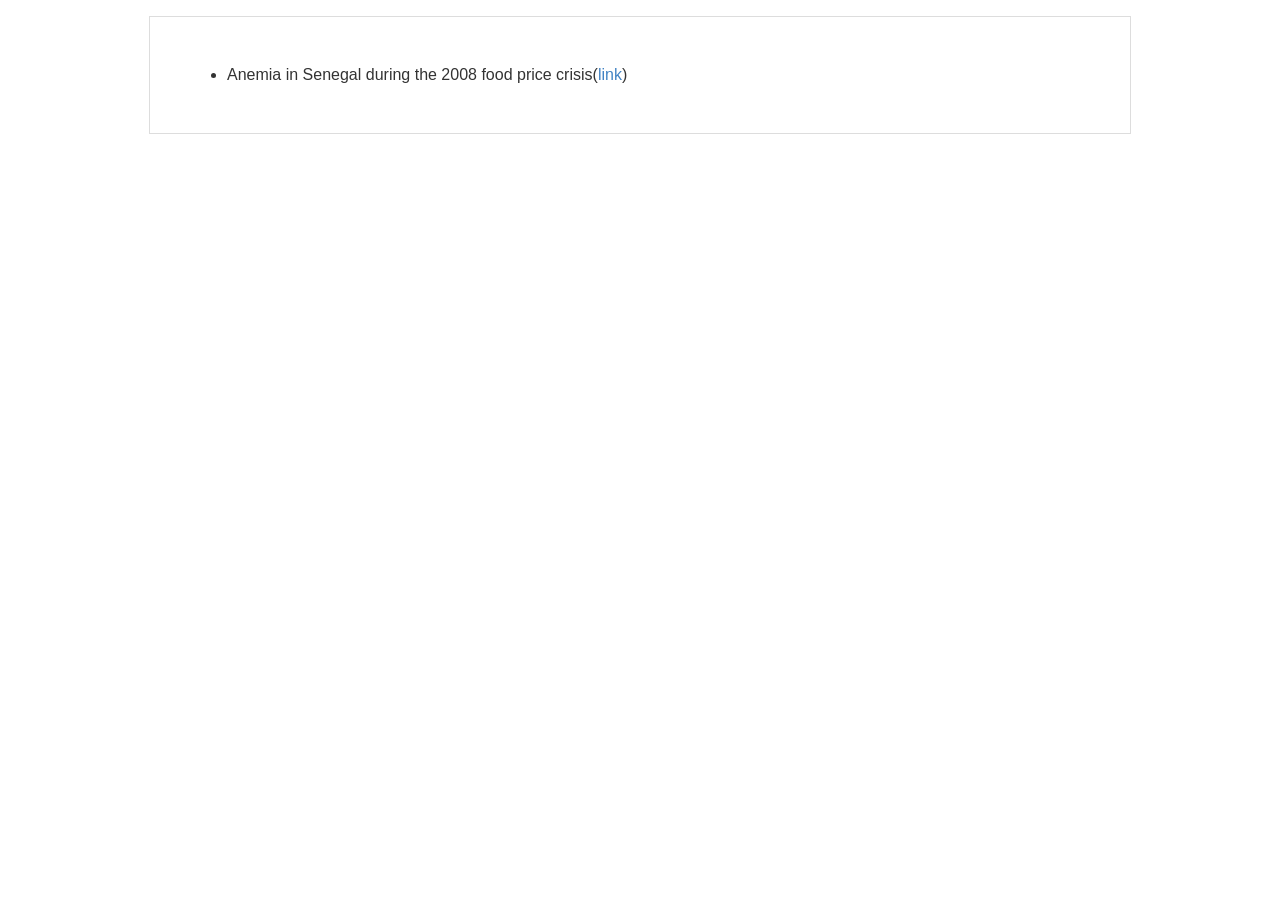
<file: _site/pages/academic.html>
<!DOCTYPE html><html><head><meta charset="utf-8"><meta name="viewport" content="width=device-width, initial-scale=1"><meta name="output" content="html_document">
<meta name="author" content="&quot;Jesse McDevitt-Irwin&quot;">
<meta name="date" content="4th Age"><style>body {
  max-width: 980px;
  border: 1px solid #ddd;
  outline: 1300px solid #fff;
  margin: 16px auto;
}

body .markdown-body
{
  padding: 45px;
}

@font-face {
  font-family: fontawesome-mini;
  src: url([data-uri]) format('woff');
}

.markdown-body {
  font-family: sans-serif;
  -ms-text-size-adjust: 100%;
  -webkit-text-size-adjust: 100%;
  color: #333333;
  overflow: hidden;
  font-family: "Helvetica Neue", Helvetica, "Segoe UI", Arial, freesans, sans-serif;
  font-size: 16px;
  line-height: 1.6;
  word-wrap: break-word;
}

.markdown-body a {
  background: transparent;
}

.markdown-body a:active,
.markdown-body a:hover {
  outline: 0;
}

.markdown-body b,
.markdown-body strong {
  font-weight: bold;
}

.markdown-body mark {
  background: #ff0;
  color: #000;
  font-style: italic;
  font-weight: bold;
}

.markdown-body sub,
.markdown-body sup {
  font-size: 75%;
  line-height: 0;
  position: relative;
  vertical-align: baseline;
}
.markdown-body sup {
  top: -0.5em;
}
.markdown-body sub {
  bottom: -0.25em;
}

.markdown-body h1 {
  font-size: 2em;
  margin: 0.67em 0;
}

.markdown-body img {
  border: 0;
}

.markdown-body hr {
  -moz-box-sizing: content-box;
  box-sizing: content-box;
  height: 0;
}

.markdown-body pre {
  overflow: auto;
}

.markdown-body code,
.markdown-body kbd,
.markdown-body pre,
.markdown-body samp {
  font-family: monospace, monospace;
  font-size: 1em;
}

.markdown-body input {
  color: inherit;
  font: inherit;
  margin: 0;
}

.markdown-body html input[disabled] {
  cursor: default;
}

.markdown-body input {
  line-height: normal;
}

.markdown-body input[type="checkbox"] {
  box-sizing: border-box;
  padding: 0;
}

.markdown-body table {
  border-collapse: collapse;
  border-spacing: 0;
}

.markdown-body td,
.markdown-body th {
  padding: 0;
}

.markdown-body .codehilitetable {
  border: 0;
  border-spacing: 0;
}

.markdown-body .codehilitetable tr {
  border: 0;
}

.markdown-body .codehilitetable pre,
.markdown-body .codehilitetable div.codehilite {
  margin: 0;
}

.markdown-body .linenos,
.markdown-body .code,
.markdown-body .codehilitetable td {
  border: 0;
  padding: 0;
}

.markdown-body td:not(.linenos) .linenodiv {
  padding: 0 !important;
}

.markdown-body .code {
  width: 100%;
}

.markdown-body .linenos div pre,
.markdown-body .linenodiv pre,
.markdown-body .linenodiv {
  border: 0;
  -webkit-border-radius: 0;
  -moz-border-radius: 0;
  border-radius: 0;
  -webkit-border-top-left-radius: 3px;
  -webkit-border-bottom-left-radius: 3px;
  -moz-border-radius-topleft: 3px;
  -moz-border-radius-bottomleft: 3px;
  border-top-left-radius: 3px;
  border-bottom-left-radius: 3px;
}

.markdown-body .code div pre,
.markdown-body .code div {
  border: 0;
  -webkit-border-radius: 0;
  -moz-border-radius: 0;
  border-radius: 0;
  -webkit-border-top-right-radius: 3px;
  -webkit-border-bottom-right-radius: 3px;
  -moz-border-radius-topright: 3px;
  -moz-border-radius-bottomright: 3px;
  border-top-right-radius: 3px;
  border-bottom-right-radius: 3px;
}

.markdown-body * {
  -moz-box-sizing: border-box;
  box-sizing: border-box;
}

.markdown-body input {
  font: 13px Helvetica, arial, freesans, clean, sans-serif, "Segoe UI Emoji", "Segoe UI Symbol";
  line-height: 1.4;
}

.markdown-body a {
  color: #4183c4;
  text-decoration: none;
}

.markdown-body a:hover,
.markdown-body a:focus,
.markdown-body a:active {
  text-decoration: underline;
}

.markdown-body hr {
  height: 0;
  margin: 15px 0;
  overflow: hidden;
  background: transparent;
  border: 0;
  border-bottom: 1px solid #ddd;
}

.markdown-body hr:before,
.markdown-body hr:after {
  display: table;
  content: " ";
}

.markdown-body hr:after {
  clear: both;
}

.markdown-body h1,
.markdown-body h2,
.markdown-body h3,
.markdown-body h4,
.markdown-body h5,
.markdown-body h6 {
  margin-top: 15px;
  margin-bottom: 15px;
  line-height: 1.1;
}

.markdown-body h1 {
  font-size: 30px;
}

.markdown-body h2 {
  font-size: 21px;
}

.markdown-body h3 {
  font-size: 16px;
}

.markdown-body h4 {
  font-size: 14px;
}

.markdown-body h5 {
  font-size: 12px;
}

.markdown-body h6 {
  font-size: 11px;
}

.markdown-body blockquote {
  margin: 0;
}

.markdown-body ul,
.markdown-body ol {
  padding: 0;
  margin-top: 0;
  margin-bottom: 0;
}

.markdown-body ol ol,
.markdown-body ul ol {
  list-style-type: lower-roman;
}

.markdown-body ul ul ol,
.markdown-body ul ol ol,
.markdown-body ol ul ol,
.markdown-body ol ol ol {
  list-style-type: lower-alpha;
}

.markdown-body dd {
  margin-left: 0;
}

.markdown-body code,
.markdown-body pre,
.markdown-body samp {
  font-family: Consolas, "Liberation Mono", Menlo, Courier, monospace;
  font-size: 12px;
}

.markdown-body pre {
  margin-top: 0;
  margin-bottom: 0;
}

.markdown-body kbd {
  background-color: #e7e7e7;
  background-image: -moz-linear-gradient(#fefefe, #e7e7e7);
  background-image: -webkit-linear-gradient(#fefefe, #e7e7e7);
  background-image: linear-gradient(#fefefe, #e7e7e7);
  background-repeat: repeat-x;
  border-radius: 2px;
  border: 1px solid #cfcfcf;
  color: #000;
  padding: 3px 5px;
  line-height: 10px;
  font: 11px Consolas, "Liberation Mono", Menlo, Courier, monospace;
  display: inline-block;
}

.markdown-body>*:first-child {
  margin-top: 0 !important;
}

.markdown-body>*:last-child {
  margin-bottom: 0 !important;
}

.markdown-body .headerlink {
  font: normal 400 16px fontawesome-mini;
  vertical-align: middle;
  margin-left: -16px;
  float: left;
  display: inline-block;
  text-decoration: none;
  opacity: 0;
  color: #333;
}

.markdown-body .headerlink:focus {
  outline: none;
}

.markdown-body h1 .headerlink {
  margin-top: 0.8rem;
}

.markdown-body h2 .headerlink,
.markdown-body h3 .headerlink {
  margin-top: 0.6rem;
}

.markdown-body h4 .headerlink {
  margin-top: 0.2rem;
}

.markdown-body h5 .headerlink,
.markdown-body h6 .headerlink {
  margin-top: 0;
}

.markdown-body .headerlink:hover,
.markdown-body h1:hover .headerlink,
.markdown-body h2:hover .headerlink,
.markdown-body h3:hover .headerlink,
.markdown-body h4:hover .headerlink,
.markdown-body h5:hover .headerlink,
.markdown-body h6:hover .headerlink {
  opacity: 1;
  text-decoration: none;
}

.markdown-body h1 {
  padding-bottom: 0.3em;
  font-size: 2.25em;
  line-height: 1.2;
  border-bottom: 1px solid #eee;
}

.markdown-body h2 {
  padding-bottom: 0.3em;
  font-size: 1.75em;
  line-height: 1.225;
  border-bottom: 1px solid #eee;
}

.markdown-body h3 {
  font-size: 1.5em;
  line-height: 1.43;
}

.markdown-body h4 {
  font-size: 1.25em;
}

.markdown-body h5 {
  font-size: 1em;
}

.markdown-body h6 {
  font-size: 1em;
  color: #777;
}

.markdown-body p,
.markdown-body blockquote,
.markdown-body ul,
.markdown-body ol,
.markdown-body dl,
.markdown-body table,
.markdown-body pre,
.markdown-body .admonition {
  margin-top: 0;
  margin-bottom: 16px;
}

.markdown-body hr {
  height: 4px;
  padding: 0;
  margin: 16px 0;
  background-color: #e7e7e7;
  border: 0 none;
}

.markdown-body ul,
.markdown-body ol {
  padding-left: 2em;
}

.markdown-body ul ul,
.markdown-body ul ol,
.markdown-body ol ol,
.markdown-body ol ul {
  margin-top: 0;
  margin-bottom: 0;
}

.markdown-body li>p {
  margin-top: 16px;
}

.markdown-body dl {
  padding: 0;
}

.markdown-body dl dt {
  padding: 0;
  margin-top: 16px;
  font-size: 1em;
  font-style: italic;
  font-weight: bold;
}

.markdown-body dl dd {
  padding: 0 16px;
  margin-bottom: 16px;
}

.markdown-body blockquote {
  padding: 0 15px;
  color: #777;
  border-left: 4px solid #ddd;
}

.markdown-body blockquote>:first-child {
  margin-top: 0;
}

.markdown-body blockquote>:last-child {
  margin-bottom: 0;
}

.markdown-body table {
  display: block;
  width: 100%;
  overflow: auto;
  word-break: normal;
  word-break: keep-all;
}

.markdown-body table th {
  font-weight: bold;
}

.markdown-body table th,
.markdown-body table td {
  padding: 6px 13px;
  border: 1px solid #ddd;
}

.markdown-body table tr {
  background-color: #fff;
  border-top: 1px solid #ccc;
}

.markdown-body table tr:nth-child(2n) {
  background-color: #f8f8f8;
}

.markdown-body img {
  max-width: 100%;
  -moz-box-sizing: border-box;
  box-sizing: border-box;
}

.markdown-body code,
.markdown-body samp {
  padding: 0;
  padding-top: 0.2em;
  padding-bottom: 0.2em;
  margin: 0;
  font-size: 85%;
  background-color: rgba(0,0,0,0.04);
  border-radius: 3px;
}

.markdown-body code:before,
.markdown-body code:after {
  letter-spacing: -0.2em;
  content: "\00a0";
}

.markdown-body pre>code {
  padding: 0;
  margin: 0;
  font-size: 100%;
  word-break: normal;
  white-space: pre;
  background: transparent;
  border: 0;
}

.markdown-body .codehilite {
  margin-bottom: 16px;
}

.markdown-body .codehilite pre,
.markdown-body pre {
  padding: 16px;
  overflow: auto;
  font-size: 85%;
  line-height: 1.45;
  background-color: #f7f7f7;
  border-radius: 3px;
}

.markdown-body .codehilite pre {
  margin-bottom: 0;
  word-break: normal;
}

.markdown-body pre {
  word-wrap: normal;
}

.markdown-body pre code {
  display: inline;
  max-width: initial;
  padding: 0;
  margin: 0;
  overflow: initial;
  line-height: inherit;
  word-wrap: normal;
  background-color: transparent;
  border: 0;
}

.markdown-body pre code:before,
.markdown-body pre code:after {
  content: normal;
}

/* Admonition */
.markdown-body .admonition {
  -webkit-border-radius: 3px;
  -moz-border-radius: 3px;
  position: relative;
  border-radius: 3px;
  border: 1px solid #e0e0e0;
  border-left: 6px solid #333;
  padding: 10px 10px 10px 30px;
}

.markdown-body .admonition table {
  color: #333;
}

.markdown-body .admonition p {
  padding: 0;
}

.markdown-body .admonition-title {
  font-weight: bold;
  margin: 0;
}

.markdown-body .admonition>.admonition-title {
  color: #333;
}

.markdown-body .attention>.admonition-title {
  color: #a6d796;
}

.markdown-body .caution>.admonition-title {
  color: #d7a796;
}

.markdown-body .hint>.admonition-title {
  color: #96c6d7;
}

.markdown-body .danger>.admonition-title {
  color: #c25f77;
}

.markdown-body .question>.admonition-title {
  color: #96a6d7;
}

.markdown-body .note>.admonition-title {
  color: #d7c896;
}

.markdown-body .admonition:before,
.markdown-body .attention:before,
.markdown-body .caution:before,
.markdown-body .hint:before,
.markdown-body .danger:before,
.markdown-body .question:before,
.markdown-body .note:before {
  font: normal normal 16px fontawesome-mini;
  -moz-osx-font-smoothing: grayscale;
  -webkit-user-select: none;
  -moz-user-select: none;
  -ms-user-select: none;
  user-select: none;
  line-height: 1.5;
  color: #333;
  position: absolute;
  left: 0;
  top: 0;
  padding-top: 10px;
  padding-left: 10px;
}

.markdown-body .admonition:before {
  content: "\f056\00a0";
  color: 333;
}

.markdown-body .attention:before {
  content: "\f058\00a0";
  color: #a6d796;
}

.markdown-body .caution:before {
  content: "\f06a\00a0";
  color: #d7a796;
}

.markdown-body .hint:before {
  content: "\f05a\00a0";
  color: #96c6d7;
}

.markdown-body .danger:before {
  content: "\f057\00a0";
  color: #c25f77;
}

.markdown-body .question:before {
  content: "\f059\00a0";
  color: #96a6d7;
}

.markdown-body .note:before {
  content: "\f040\00a0";
  color: #d7c896;
}

.markdown-body .admonition::after {
  content: normal;
}

.markdown-body .attention {
  border-left: 6px solid #a6d796;
}

.markdown-body .caution {
  border-left: 6px solid #d7a796;
}

.markdown-body .hint {
  border-left: 6px solid #96c6d7;
}

.markdown-body .danger {
  border-left: 6px solid #c25f77;
}

.markdown-body .question {
  border-left: 6px solid #96a6d7;
}

.markdown-body .note {
  border-left: 6px solid #d7c896;
}

.markdown-body .admonition>*:first-child {
  margin-top: 0 !important;
}

.markdown-body .admonition>*:last-child {
  margin-bottom: 0 !important;
}

/* progress bar*/
.markdown-body .progress {
  display: block;
  width: 300px;
  margin: 10px 0;
  height: 24px;
  -webkit-border-radius: 3px;
  -moz-border-radius: 3px;
  border-radius: 3px;
  background-color: #ededed;
  position: relative;
  box-shadow: inset -1px 1px 3px rgba(0, 0, 0, .1);
}

.markdown-body .progress-label {
  position: absolute;
  text-align: center;
  font-weight: bold;
  width: 100%; margin: 0;
  line-height: 24px;
  color: #333;
  text-shadow: 1px 1px 0 #fefefe, -1px -1px 0 #fefefe, -1px 1px 0 #fefefe, 1px -1px 0 #fefefe, 0 1px 0 #fefefe, 0 -1px 0 #fefefe, 1px 0 0 #fefefe, -1px 0 0 #fefefe, 1px 1px 2px #000;
  -webkit-font-smoothing: antialiased !important;
  white-space: nowrap;
  overflow: hidden;
}

.markdown-body .progress-bar {
  height: 24px;
  float: left;
  -webkit-border-radius: 3px;
  -moz-border-radius: 3px;
  border-radius: 3px;
  background-color: #96c6d7;
  box-shadow: inset 0 1px 0 rgba(255, 255, 255, .5), inset 0 -1px 0 rgba(0, 0, 0, .1);
  background-size: 30px 30px;
  background-image: -webkit-linear-gradient(
    135deg, rgba(255, 255, 255, .4) 27%,
    transparent 27%,
    transparent 52%, rgba(255, 255, 255, .4) 52%,
    rgba(255, 255, 255, .4) 77%,
    transparent 77%, transparent
  );
  background-image: -moz-linear-gradient(
    135deg,
    rgba(255, 255, 255, .4) 27%, transparent 27%,
    transparent 52%, rgba(255, 255, 255, .4) 52%,
    rgba(255, 255, 255, .4) 77%, transparent 77%,
    transparent
  );
  background-image: -ms-linear-gradient(
    135deg,
    rgba(255, 255, 255, .4) 27%, transparent 27%,
    transparent 52%, rgba(255, 255, 255, .4) 52%,
    rgba(255, 255, 255, .4) 77%, transparent 77%,
    transparent
  );
  background-image: -o-linear-gradient(
    135deg,
    rgba(255, 255, 255, .4) 27%, transparent 27%,
    transparent 52%, rgba(255, 255, 255, .4) 52%,
    rgba(255, 255, 255, .4) 77%, transparent 77%,
    transparent
  );
  background-image: linear-gradient(
    135deg,
    rgba(255, 255, 255, .4) 27%, transparent 27%,
    transparent 52%, rgba(255, 255, 255, .4) 52%,
    rgba(255, 255, 255, .4) 77%, transparent 77%,
    transparent
  );
}

.markdown-body .progress-100plus .progress-bar {
  background-color: #a6d796;
}

.markdown-body .progress-80plus .progress-bar {
  background-color: #c6d796;
}

.markdown-body .progress-60plus .progress-bar {
  background-color: #d7c896;
}

.markdown-body .progress-40plus .progress-bar {
  background-color: #d7a796;
}

.markdown-body .progress-20plus .progress-bar {
  background-color: #d796a6;
}

.markdown-body .progress-0plus .progress-bar {
  background-color: #c25f77;
}

.markdown-body .candystripe-animate .progress-bar{
  -webkit-animation: animate-stripes 3s linear infinite;
  -moz-animation: animate-stripes 3s linear infinite;
  animation: animate-stripes 3s linear infinite;
}

@-webkit-keyframes animate-stripes {
  0% {
    background-position: 0 0;
  }

  100% {
    background-position: 60px 0;
  }
}

@-moz-keyframes animate-stripes {
  0% {
    background-position: 0 0;
  }

  100% {
    background-position: 60px 0;
  }
}

@keyframes animate-stripes {
  0% {
    background-position: 0 0;
  }

  100% {
    background-position: 60px 0;
  }
}

.markdown-body .gloss .progress-bar {
  box-shadow:
    inset 0 4px 12px rgba(255, 255, 255, .7),
    inset 0 -12px 0 rgba(0, 0, 0, .05);
}

/* MultiMarkdown Critic Blocks */
.markdown-body .critic_mark {
  background: #ff0;
}

.markdown-body .critic_delete {
  color: #c82829;
  text-decoration: line-through;
}

.markdown-body .critic_insert {
  color: #718c00 ;
  text-decoration: underline;
}

.markdown-body .critic_comment {
  color: #8e908c;
  font-style: italic;
}

.markdown-body .headeranchor {
  font: normal normal 16px fontawesome-mini;
  line-height: 1;
  display: inline-block;
  text-decoration: none;
  -webkit-font-smoothing: antialiased;
  -moz-osx-font-smoothing: grayscale;
  -webkit-user-select: none;
  -moz-user-select: none;
  -ms-user-select: none;
  user-select: none;
}

.headeranchor:before {
  content: '\e157';
}

.markdown-body .task-list-item {
  list-style-type: none;
}

.markdown-body .task-list-item+.task-list-item {
  margin-top: 3px;
}

.markdown-body .task-list-item input {
  margin: 0 4px 0.25em -20px;
  vertical-align: middle;
}

/* Media */
@media only screen and (min-width: 480px) {
  .markdown-body {
    font-size:14px;
  }
}

@media only screen and (min-width: 768px) {
  .markdown-body {
    font-size:16px;
  }
}

@media print {
  .markdown-body * {
    background: transparent !important;
    color: black !important;
    filter:none !important;
    -ms-filter: none !important;
  }

  .markdown-body {
    font-size:12pt;
    max-width:100%;
    outline:none;
    border: 0;
  }

  .markdown-body a,
  .markdown-body a:visited {
    text-decoration: underline;
  }

  .markdown-body .headeranchor-link {
    display: none;
  }

  .markdown-body a[href]:after {
    content: " (" attr(href) ")";
  }

  .markdown-body abbr[title]:after {
    content: " (" attr(title) ")";
  }

  .markdown-body .ir a:after,
  .markdown-body a[href^="javascript:"]:after,
  .markdown-body a[href^="#"]:after {
    content: "";
  }

  .markdown-body pre {
    white-space: pre;
    white-space: pre-wrap;
    word-wrap: break-word;
  }

  .markdown-body pre,
  .markdown-body blockquote {
    border: 1px solid #999;
    padding-right: 1em;
    page-break-inside: avoid;
  }

  .markdown-body .progress,
  .markdown-body .progress-bar {
    -moz-box-shadow: none;
    -webkit-box-shadow: none;
    box-shadow: none;
  }

  .markdown-body .progress {
    border: 1px solid #ddd;
  }

  .markdown-body .progress-bar {
    height: 22px;
    border-right: 1px solid #ddd;
  }

  .markdown-body tr,
  .markdown-body img {
    page-break-inside: avoid;
  }

  .markdown-body img {
    max-width: 100% !important;
  }

  .markdown-body p,
  .markdown-body h2,
  .markdown-body h3 {
    orphans: 3;
    widows: 3;
  }

  .markdown-body h2,
  .markdown-body h3 {
    page-break-after: avoid;
  }
}
</style><style>/*GitHub*/
.codehilite {background-color:#fff;color:#333333;}
.codehilite .hll {background-color:#ffffcc;}
.codehilite .c{color:#999988;font-style:italic}
.codehilite .err{color:#a61717;background-color:#e3d2d2}
.codehilite .k{font-weight:bold}
.codehilite .o{font-weight:bold}
.codehilite .cm{color:#999988;font-style:italic}
.codehilite .cp{color:#999999;font-weight:bold}
.codehilite .c1{color:#999988;font-style:italic}
.codehilite .cs{color:#999999;font-weight:bold;font-style:italic}
.codehilite .gd{color:#000000;background-color:#ffdddd}
.codehilite .ge{font-style:italic}
.codehilite .gr{color:#aa0000}
.codehilite .gh{color:#999999}
.codehilite .gi{color:#000000;background-color:#ddffdd}
.codehilite .go{color:#888888}
.codehilite .gp{color:#555555}
.codehilite .gs{font-weight:bold}
.codehilite .gu{color:#800080;font-weight:bold}
.codehilite .gt{color:#aa0000}
.codehilite .kc{font-weight:bold}
.codehilite .kd{font-weight:bold}
.codehilite .kn{font-weight:bold}
.codehilite .kp{font-weight:bold}
.codehilite .kr{font-weight:bold}
.codehilite .kt{color:#445588;font-weight:bold}
.codehilite .m{color:#009999}
.codehilite .s{color:#dd1144}
.codehilite .n{color:#333333}
.codehilite .na{color:teal}
.codehilite .nb{color:#0086b3}
.codehilite .nc{color:#445588;font-weight:bold}
.codehilite .no{color:teal}
.codehilite .ni{color:purple}
.codehilite .ne{color:#990000;font-weight:bold}
.codehilite .nf{color:#990000;font-weight:bold}
.codehilite .nn{color:#555555}
.codehilite .nt{color:navy}
.codehilite .nv{color:teal}
.codehilite .ow{font-weight:bold}
.codehilite .w{color:#bbbbbb}
.codehilite .mf{color:#009999}
.codehilite .mh{color:#009999}
.codehilite .mi{color:#009999}
.codehilite .mo{color:#009999}
.codehilite .sb{color:#dd1144}
.codehilite .sc{color:#dd1144}
.codehilite .sd{color:#dd1144}
.codehilite .s2{color:#dd1144}
.codehilite .se{color:#dd1144}
.codehilite .sh{color:#dd1144}
.codehilite .si{color:#dd1144}
.codehilite .sx{color:#dd1144}
.codehilite .sr{color:#009926}
.codehilite .s1{color:#dd1144}
.codehilite .ss{color:#990073}
.codehilite .bp{color:#999999}
.codehilite .vc{color:teal}
.codehilite .vg{color:teal}
.codehilite .vi{color:teal}
.codehilite .il{color:#009999}
.codehilite .gc{color:#999;background-color:#EAF2F5}
</style><title>Academic Work</title></head><body><article class="markdown-body"><ul>
<li>Anemia in Senegal during the 2008 food price crisis(<a href="https://jrmcirwin.github.io/nut-trade/R/story.html">link</a>)</li>
</ul></article></body></html>
</file>
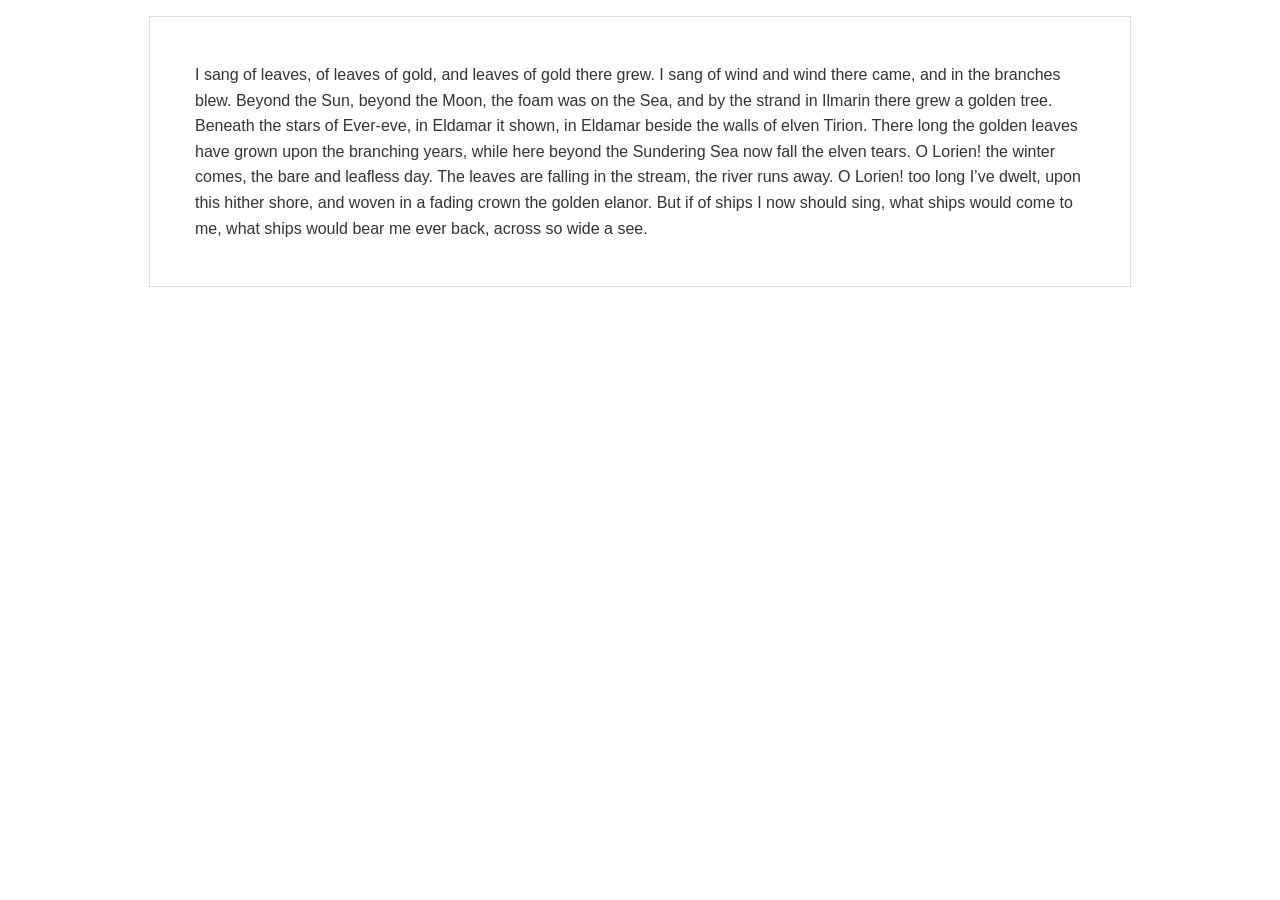
<file: _site/pages/poetry.html>
<!DOCTYPE html><html><head><meta charset="utf-8"><meta name="viewport" content="width=device-width, initial-scale=1"><meta name="output" content="html_document">
<meta name="author" content="&quot;Jesse McDevitt-Irwin&quot;">
<meta name="date" content="4th Age"><style>body {
  max-width: 980px;
  border: 1px solid #ddd;
  outline: 1300px solid #fff;
  margin: 16px auto;
}

body .markdown-body
{
  padding: 45px;
}

@font-face {
  font-family: fontawesome-mini;
  src: url([data-uri]) format('woff');
}

.markdown-body {
  font-family: sans-serif;
  -ms-text-size-adjust: 100%;
  -webkit-text-size-adjust: 100%;
  color: #333333;
  overflow: hidden;
  font-family: "Helvetica Neue", Helvetica, "Segoe UI", Arial, freesans, sans-serif;
  font-size: 16px;
  line-height: 1.6;
  word-wrap: break-word;
}

.markdown-body a {
  background: transparent;
}

.markdown-body a:active,
.markdown-body a:hover {
  outline: 0;
}

.markdown-body b,
.markdown-body strong {
  font-weight: bold;
}

.markdown-body mark {
  background: #ff0;
  color: #000;
  font-style: italic;
  font-weight: bold;
}

.markdown-body sub,
.markdown-body sup {
  font-size: 75%;
  line-height: 0;
  position: relative;
  vertical-align: baseline;
}
.markdown-body sup {
  top: -0.5em;
}
.markdown-body sub {
  bottom: -0.25em;
}

.markdown-body h1 {
  font-size: 2em;
  margin: 0.67em 0;
}

.markdown-body img {
  border: 0;
}

.markdown-body hr {
  -moz-box-sizing: content-box;
  box-sizing: content-box;
  height: 0;
}

.markdown-body pre {
  overflow: auto;
}

.markdown-body code,
.markdown-body kbd,
.markdown-body pre,
.markdown-body samp {
  font-family: monospace, monospace;
  font-size: 1em;
}

.markdown-body input {
  color: inherit;
  font: inherit;
  margin: 0;
}

.markdown-body html input[disabled] {
  cursor: default;
}

.markdown-body input {
  line-height: normal;
}

.markdown-body input[type="checkbox"] {
  box-sizing: border-box;
  padding: 0;
}

.markdown-body table {
  border-collapse: collapse;
  border-spacing: 0;
}

.markdown-body td,
.markdown-body th {
  padding: 0;
}

.markdown-body .codehilitetable {
  border: 0;
  border-spacing: 0;
}

.markdown-body .codehilitetable tr {
  border: 0;
}

.markdown-body .codehilitetable pre,
.markdown-body .codehilitetable div.codehilite {
  margin: 0;
}

.markdown-body .linenos,
.markdown-body .code,
.markdown-body .codehilitetable td {
  border: 0;
  padding: 0;
}

.markdown-body td:not(.linenos) .linenodiv {
  padding: 0 !important;
}

.markdown-body .code {
  width: 100%;
}

.markdown-body .linenos div pre,
.markdown-body .linenodiv pre,
.markdown-body .linenodiv {
  border: 0;
  -webkit-border-radius: 0;
  -moz-border-radius: 0;
  border-radius: 0;
  -webkit-border-top-left-radius: 3px;
  -webkit-border-bottom-left-radius: 3px;
  -moz-border-radius-topleft: 3px;
  -moz-border-radius-bottomleft: 3px;
  border-top-left-radius: 3px;
  border-bottom-left-radius: 3px;
}

.markdown-body .code div pre,
.markdown-body .code div {
  border: 0;
  -webkit-border-radius: 0;
  -moz-border-radius: 0;
  border-radius: 0;
  -webkit-border-top-right-radius: 3px;
  -webkit-border-bottom-right-radius: 3px;
  -moz-border-radius-topright: 3px;
  -moz-border-radius-bottomright: 3px;
  border-top-right-radius: 3px;
  border-bottom-right-radius: 3px;
}

.markdown-body * {
  -moz-box-sizing: border-box;
  box-sizing: border-box;
}

.markdown-body input {
  font: 13px Helvetica, arial, freesans, clean, sans-serif, "Segoe UI Emoji", "Segoe UI Symbol";
  line-height: 1.4;
}

.markdown-body a {
  color: #4183c4;
  text-decoration: none;
}

.markdown-body a:hover,
.markdown-body a:focus,
.markdown-body a:active {
  text-decoration: underline;
}

.markdown-body hr {
  height: 0;
  margin: 15px 0;
  overflow: hidden;
  background: transparent;
  border: 0;
  border-bottom: 1px solid #ddd;
}

.markdown-body hr:before,
.markdown-body hr:after {
  display: table;
  content: " ";
}

.markdown-body hr:after {
  clear: both;
}

.markdown-body h1,
.markdown-body h2,
.markdown-body h3,
.markdown-body h4,
.markdown-body h5,
.markdown-body h6 {
  margin-top: 15px;
  margin-bottom: 15px;
  line-height: 1.1;
}

.markdown-body h1 {
  font-size: 30px;
}

.markdown-body h2 {
  font-size: 21px;
}

.markdown-body h3 {
  font-size: 16px;
}

.markdown-body h4 {
  font-size: 14px;
}

.markdown-body h5 {
  font-size: 12px;
}

.markdown-body h6 {
  font-size: 11px;
}

.markdown-body blockquote {
  margin: 0;
}

.markdown-body ul,
.markdown-body ol {
  padding: 0;
  margin-top: 0;
  margin-bottom: 0;
}

.markdown-body ol ol,
.markdown-body ul ol {
  list-style-type: lower-roman;
}

.markdown-body ul ul ol,
.markdown-body ul ol ol,
.markdown-body ol ul ol,
.markdown-body ol ol ol {
  list-style-type: lower-alpha;
}

.markdown-body dd {
  margin-left: 0;
}

.markdown-body code,
.markdown-body pre,
.markdown-body samp {
  font-family: Consolas, "Liberation Mono", Menlo, Courier, monospace;
  font-size: 12px;
}

.markdown-body pre {
  margin-top: 0;
  margin-bottom: 0;
}

.markdown-body kbd {
  background-color: #e7e7e7;
  background-image: -moz-linear-gradient(#fefefe, #e7e7e7);
  background-image: -webkit-linear-gradient(#fefefe, #e7e7e7);
  background-image: linear-gradient(#fefefe, #e7e7e7);
  background-repeat: repeat-x;
  border-radius: 2px;
  border: 1px solid #cfcfcf;
  color: #000;
  padding: 3px 5px;
  line-height: 10px;
  font: 11px Consolas, "Liberation Mono", Menlo, Courier, monospace;
  display: inline-block;
}

.markdown-body>*:first-child {
  margin-top: 0 !important;
}

.markdown-body>*:last-child {
  margin-bottom: 0 !important;
}

.markdown-body .headerlink {
  font: normal 400 16px fontawesome-mini;
  vertical-align: middle;
  margin-left: -16px;
  float: left;
  display: inline-block;
  text-decoration: none;
  opacity: 0;
  color: #333;
}

.markdown-body .headerlink:focus {
  outline: none;
}

.markdown-body h1 .headerlink {
  margin-top: 0.8rem;
}

.markdown-body h2 .headerlink,
.markdown-body h3 .headerlink {
  margin-top: 0.6rem;
}

.markdown-body h4 .headerlink {
  margin-top: 0.2rem;
}

.markdown-body h5 .headerlink,
.markdown-body h6 .headerlink {
  margin-top: 0;
}

.markdown-body .headerlink:hover,
.markdown-body h1:hover .headerlink,
.markdown-body h2:hover .headerlink,
.markdown-body h3:hover .headerlink,
.markdown-body h4:hover .headerlink,
.markdown-body h5:hover .headerlink,
.markdown-body h6:hover .headerlink {
  opacity: 1;
  text-decoration: none;
}

.markdown-body h1 {
  padding-bottom: 0.3em;
  font-size: 2.25em;
  line-height: 1.2;
  border-bottom: 1px solid #eee;
}

.markdown-body h2 {
  padding-bottom: 0.3em;
  font-size: 1.75em;
  line-height: 1.225;
  border-bottom: 1px solid #eee;
}

.markdown-body h3 {
  font-size: 1.5em;
  line-height: 1.43;
}

.markdown-body h4 {
  font-size: 1.25em;
}

.markdown-body h5 {
  font-size: 1em;
}

.markdown-body h6 {
  font-size: 1em;
  color: #777;
}

.markdown-body p,
.markdown-body blockquote,
.markdown-body ul,
.markdown-body ol,
.markdown-body dl,
.markdown-body table,
.markdown-body pre,
.markdown-body .admonition {
  margin-top: 0;
  margin-bottom: 16px;
}

.markdown-body hr {
  height: 4px;
  padding: 0;
  margin: 16px 0;
  background-color: #e7e7e7;
  border: 0 none;
}

.markdown-body ul,
.markdown-body ol {
  padding-left: 2em;
}

.markdown-body ul ul,
.markdown-body ul ol,
.markdown-body ol ol,
.markdown-body ol ul {
  margin-top: 0;
  margin-bottom: 0;
}

.markdown-body li>p {
  margin-top: 16px;
}

.markdown-body dl {
  padding: 0;
}

.markdown-body dl dt {
  padding: 0;
  margin-top: 16px;
  font-size: 1em;
  font-style: italic;
  font-weight: bold;
}

.markdown-body dl dd {
  padding: 0 16px;
  margin-bottom: 16px;
}

.markdown-body blockquote {
  padding: 0 15px;
  color: #777;
  border-left: 4px solid #ddd;
}

.markdown-body blockquote>:first-child {
  margin-top: 0;
}

.markdown-body blockquote>:last-child {
  margin-bottom: 0;
}

.markdown-body table {
  display: block;
  width: 100%;
  overflow: auto;
  word-break: normal;
  word-break: keep-all;
}

.markdown-body table th {
  font-weight: bold;
}

.markdown-body table th,
.markdown-body table td {
  padding: 6px 13px;
  border: 1px solid #ddd;
}

.markdown-body table tr {
  background-color: #fff;
  border-top: 1px solid #ccc;
}

.markdown-body table tr:nth-child(2n) {
  background-color: #f8f8f8;
}

.markdown-body img {
  max-width: 100%;
  -moz-box-sizing: border-box;
  box-sizing: border-box;
}

.markdown-body code,
.markdown-body samp {
  padding: 0;
  padding-top: 0.2em;
  padding-bottom: 0.2em;
  margin: 0;
  font-size: 85%;
  background-color: rgba(0,0,0,0.04);
  border-radius: 3px;
}

.markdown-body code:before,
.markdown-body code:after {
  letter-spacing: -0.2em;
  content: "\00a0";
}

.markdown-body pre>code {
  padding: 0;
  margin: 0;
  font-size: 100%;
  word-break: normal;
  white-space: pre;
  background: transparent;
  border: 0;
}

.markdown-body .codehilite {
  margin-bottom: 16px;
}

.markdown-body .codehilite pre,
.markdown-body pre {
  padding: 16px;
  overflow: auto;
  font-size: 85%;
  line-height: 1.45;
  background-color: #f7f7f7;
  border-radius: 3px;
}

.markdown-body .codehilite pre {
  margin-bottom: 0;
  word-break: normal;
}

.markdown-body pre {
  word-wrap: normal;
}

.markdown-body pre code {
  display: inline;
  max-width: initial;
  padding: 0;
  margin: 0;
  overflow: initial;
  line-height: inherit;
  word-wrap: normal;
  background-color: transparent;
  border: 0;
}

.markdown-body pre code:before,
.markdown-body pre code:after {
  content: normal;
}

/* Admonition */
.markdown-body .admonition {
  -webkit-border-radius: 3px;
  -moz-border-radius: 3px;
  position: relative;
  border-radius: 3px;
  border: 1px solid #e0e0e0;
  border-left: 6px solid #333;
  padding: 10px 10px 10px 30px;
}

.markdown-body .admonition table {
  color: #333;
}

.markdown-body .admonition p {
  padding: 0;
}

.markdown-body .admonition-title {
  font-weight: bold;
  margin: 0;
}

.markdown-body .admonition>.admonition-title {
  color: #333;
}

.markdown-body .attention>.admonition-title {
  color: #a6d796;
}

.markdown-body .caution>.admonition-title {
  color: #d7a796;
}

.markdown-body .hint>.admonition-title {
  color: #96c6d7;
}

.markdown-body .danger>.admonition-title {
  color: #c25f77;
}

.markdown-body .question>.admonition-title {
  color: #96a6d7;
}

.markdown-body .note>.admonition-title {
  color: #d7c896;
}

.markdown-body .admonition:before,
.markdown-body .attention:before,
.markdown-body .caution:before,
.markdown-body .hint:before,
.markdown-body .danger:before,
.markdown-body .question:before,
.markdown-body .note:before {
  font: normal normal 16px fontawesome-mini;
  -moz-osx-font-smoothing: grayscale;
  -webkit-user-select: none;
  -moz-user-select: none;
  -ms-user-select: none;
  user-select: none;
  line-height: 1.5;
  color: #333;
  position: absolute;
  left: 0;
  top: 0;
  padding-top: 10px;
  padding-left: 10px;
}

.markdown-body .admonition:before {
  content: "\f056\00a0";
  color: 333;
}

.markdown-body .attention:before {
  content: "\f058\00a0";
  color: #a6d796;
}

.markdown-body .caution:before {
  content: "\f06a\00a0";
  color: #d7a796;
}

.markdown-body .hint:before {
  content: "\f05a\00a0";
  color: #96c6d7;
}

.markdown-body .danger:before {
  content: "\f057\00a0";
  color: #c25f77;
}

.markdown-body .question:before {
  content: "\f059\00a0";
  color: #96a6d7;
}

.markdown-body .note:before {
  content: "\f040\00a0";
  color: #d7c896;
}

.markdown-body .admonition::after {
  content: normal;
}

.markdown-body .attention {
  border-left: 6px solid #a6d796;
}

.markdown-body .caution {
  border-left: 6px solid #d7a796;
}

.markdown-body .hint {
  border-left: 6px solid #96c6d7;
}

.markdown-body .danger {
  border-left: 6px solid #c25f77;
}

.markdown-body .question {
  border-left: 6px solid #96a6d7;
}

.markdown-body .note {
  border-left: 6px solid #d7c896;
}

.markdown-body .admonition>*:first-child {
  margin-top: 0 !important;
}

.markdown-body .admonition>*:last-child {
  margin-bottom: 0 !important;
}

/* progress bar*/
.markdown-body .progress {
  display: block;
  width: 300px;
  margin: 10px 0;
  height: 24px;
  -webkit-border-radius: 3px;
  -moz-border-radius: 3px;
  border-radius: 3px;
  background-color: #ededed;
  position: relative;
  box-shadow: inset -1px 1px 3px rgba(0, 0, 0, .1);
}

.markdown-body .progress-label {
  position: absolute;
  text-align: center;
  font-weight: bold;
  width: 100%; margin: 0;
  line-height: 24px;
  color: #333;
  text-shadow: 1px 1px 0 #fefefe, -1px -1px 0 #fefefe, -1px 1px 0 #fefefe, 1px -1px 0 #fefefe, 0 1px 0 #fefefe, 0 -1px 0 #fefefe, 1px 0 0 #fefefe, -1px 0 0 #fefefe, 1px 1px 2px #000;
  -webkit-font-smoothing: antialiased !important;
  white-space: nowrap;
  overflow: hidden;
}

.markdown-body .progress-bar {
  height: 24px;
  float: left;
  -webkit-border-radius: 3px;
  -moz-border-radius: 3px;
  border-radius: 3px;
  background-color: #96c6d7;
  box-shadow: inset 0 1px 0 rgba(255, 255, 255, .5), inset 0 -1px 0 rgba(0, 0, 0, .1);
  background-size: 30px 30px;
  background-image: -webkit-linear-gradient(
    135deg, rgba(255, 255, 255, .4) 27%,
    transparent 27%,
    transparent 52%, rgba(255, 255, 255, .4) 52%,
    rgba(255, 255, 255, .4) 77%,
    transparent 77%, transparent
  );
  background-image: -moz-linear-gradient(
    135deg,
    rgba(255, 255, 255, .4) 27%, transparent 27%,
    transparent 52%, rgba(255, 255, 255, .4) 52%,
    rgba(255, 255, 255, .4) 77%, transparent 77%,
    transparent
  );
  background-image: -ms-linear-gradient(
    135deg,
    rgba(255, 255, 255, .4) 27%, transparent 27%,
    transparent 52%, rgba(255, 255, 255, .4) 52%,
    rgba(255, 255, 255, .4) 77%, transparent 77%,
    transparent
  );
  background-image: -o-linear-gradient(
    135deg,
    rgba(255, 255, 255, .4) 27%, transparent 27%,
    transparent 52%, rgba(255, 255, 255, .4) 52%,
    rgba(255, 255, 255, .4) 77%, transparent 77%,
    transparent
  );
  background-image: linear-gradient(
    135deg,
    rgba(255, 255, 255, .4) 27%, transparent 27%,
    transparent 52%, rgba(255, 255, 255, .4) 52%,
    rgba(255, 255, 255, .4) 77%, transparent 77%,
    transparent
  );
}

.markdown-body .progress-100plus .progress-bar {
  background-color: #a6d796;
}

.markdown-body .progress-80plus .progress-bar {
  background-color: #c6d796;
}

.markdown-body .progress-60plus .progress-bar {
  background-color: #d7c896;
}

.markdown-body .progress-40plus .progress-bar {
  background-color: #d7a796;
}

.markdown-body .progress-20plus .progress-bar {
  background-color: #d796a6;
}

.markdown-body .progress-0plus .progress-bar {
  background-color: #c25f77;
}

.markdown-body .candystripe-animate .progress-bar{
  -webkit-animation: animate-stripes 3s linear infinite;
  -moz-animation: animate-stripes 3s linear infinite;
  animation: animate-stripes 3s linear infinite;
}

@-webkit-keyframes animate-stripes {
  0% {
    background-position: 0 0;
  }

  100% {
    background-position: 60px 0;
  }
}

@-moz-keyframes animate-stripes {
  0% {
    background-position: 0 0;
  }

  100% {
    background-position: 60px 0;
  }
}

@keyframes animate-stripes {
  0% {
    background-position: 0 0;
  }

  100% {
    background-position: 60px 0;
  }
}

.markdown-body .gloss .progress-bar {
  box-shadow:
    inset 0 4px 12px rgba(255, 255, 255, .7),
    inset 0 -12px 0 rgba(0, 0, 0, .05);
}

/* MultiMarkdown Critic Blocks */
.markdown-body .critic_mark {
  background: #ff0;
}

.markdown-body .critic_delete {
  color: #c82829;
  text-decoration: line-through;
}

.markdown-body .critic_insert {
  color: #718c00 ;
  text-decoration: underline;
}

.markdown-body .critic_comment {
  color: #8e908c;
  font-style: italic;
}

.markdown-body .headeranchor {
  font: normal normal 16px fontawesome-mini;
  line-height: 1;
  display: inline-block;
  text-decoration: none;
  -webkit-font-smoothing: antialiased;
  -moz-osx-font-smoothing: grayscale;
  -webkit-user-select: none;
  -moz-user-select: none;
  -ms-user-select: none;
  user-select: none;
}

.headeranchor:before {
  content: '\e157';
}

.markdown-body .task-list-item {
  list-style-type: none;
}

.markdown-body .task-list-item+.task-list-item {
  margin-top: 3px;
}

.markdown-body .task-list-item input {
  margin: 0 4px 0.25em -20px;
  vertical-align: middle;
}

/* Media */
@media only screen and (min-width: 480px) {
  .markdown-body {
    font-size:14px;
  }
}

@media only screen and (min-width: 768px) {
  .markdown-body {
    font-size:16px;
  }
}

@media print {
  .markdown-body * {
    background: transparent !important;
    color: black !important;
    filter:none !important;
    -ms-filter: none !important;
  }

  .markdown-body {
    font-size:12pt;
    max-width:100%;
    outline:none;
    border: 0;
  }

  .markdown-body a,
  .markdown-body a:visited {
    text-decoration: underline;
  }

  .markdown-body .headeranchor-link {
    display: none;
  }

  .markdown-body a[href]:after {
    content: " (" attr(href) ")";
  }

  .markdown-body abbr[title]:after {
    content: " (" attr(title) ")";
  }

  .markdown-body .ir a:after,
  .markdown-body a[href^="javascript:"]:after,
  .markdown-body a[href^="#"]:after {
    content: "";
  }

  .markdown-body pre {
    white-space: pre;
    white-space: pre-wrap;
    word-wrap: break-word;
  }

  .markdown-body pre,
  .markdown-body blockquote {
    border: 1px solid #999;
    padding-right: 1em;
    page-break-inside: avoid;
  }

  .markdown-body .progress,
  .markdown-body .progress-bar {
    -moz-box-shadow: none;
    -webkit-box-shadow: none;
    box-shadow: none;
  }

  .markdown-body .progress {
    border: 1px solid #ddd;
  }

  .markdown-body .progress-bar {
    height: 22px;
    border-right: 1px solid #ddd;
  }

  .markdown-body tr,
  .markdown-body img {
    page-break-inside: avoid;
  }

  .markdown-body img {
    max-width: 100% !important;
  }

  .markdown-body p,
  .markdown-body h2,
  .markdown-body h3 {
    orphans: 3;
    widows: 3;
  }

  .markdown-body h2,
  .markdown-body h3 {
    page-break-after: avoid;
  }
}
</style><style>/*GitHub*/
.codehilite {background-color:#fff;color:#333333;}
.codehilite .hll {background-color:#ffffcc;}
.codehilite .c{color:#999988;font-style:italic}
.codehilite .err{color:#a61717;background-color:#e3d2d2}
.codehilite .k{font-weight:bold}
.codehilite .o{font-weight:bold}
.codehilite .cm{color:#999988;font-style:italic}
.codehilite .cp{color:#999999;font-weight:bold}
.codehilite .c1{color:#999988;font-style:italic}
.codehilite .cs{color:#999999;font-weight:bold;font-style:italic}
.codehilite .gd{color:#000000;background-color:#ffdddd}
.codehilite .ge{font-style:italic}
.codehilite .gr{color:#aa0000}
.codehilite .gh{color:#999999}
.codehilite .gi{color:#000000;background-color:#ddffdd}
.codehilite .go{color:#888888}
.codehilite .gp{color:#555555}
.codehilite .gs{font-weight:bold}
.codehilite .gu{color:#800080;font-weight:bold}
.codehilite .gt{color:#aa0000}
.codehilite .kc{font-weight:bold}
.codehilite .kd{font-weight:bold}
.codehilite .kn{font-weight:bold}
.codehilite .kp{font-weight:bold}
.codehilite .kr{font-weight:bold}
.codehilite .kt{color:#445588;font-weight:bold}
.codehilite .m{color:#009999}
.codehilite .s{color:#dd1144}
.codehilite .n{color:#333333}
.codehilite .na{color:teal}
.codehilite .nb{color:#0086b3}
.codehilite .nc{color:#445588;font-weight:bold}
.codehilite .no{color:teal}
.codehilite .ni{color:purple}
.codehilite .ne{color:#990000;font-weight:bold}
.codehilite .nf{color:#990000;font-weight:bold}
.codehilite .nn{color:#555555}
.codehilite .nt{color:navy}
.codehilite .nv{color:teal}
.codehilite .ow{font-weight:bold}
.codehilite .w{color:#bbbbbb}
.codehilite .mf{color:#009999}
.codehilite .mh{color:#009999}
.codehilite .mi{color:#009999}
.codehilite .mo{color:#009999}
.codehilite .sb{color:#dd1144}
.codehilite .sc{color:#dd1144}
.codehilite .sd{color:#dd1144}
.codehilite .s2{color:#dd1144}
.codehilite .se{color:#dd1144}
.codehilite .sh{color:#dd1144}
.codehilite .si{color:#dd1144}
.codehilite .sx{color:#dd1144}
.codehilite .sr{color:#009926}
.codehilite .s1{color:#dd1144}
.codehilite .ss{color:#990073}
.codehilite .bp{color:#999999}
.codehilite .vc{color:teal}
.codehilite .vg{color:teal}
.codehilite .vi{color:teal}
.codehilite .il{color:#009999}
.codehilite .gc{color:#999;background-color:#EAF2F5}
</style><title>(Other People's) Poetry</title></head><body><article class="markdown-body"><p>I sang of leaves, of leaves of gold, and leaves of gold there grew.
I sang of wind and wind there came, and in the branches blew.
Beyond the Sun, beyond the Moon, the foam was on the Sea,
and by the strand in Ilmarin there grew a golden tree.
Beneath the stars of Ever-eve, in Eldamar it shown,
in Eldamar beside the walls of elven Tirion.
There long the golden leaves have grown upon the branching years,
while here beyond the Sundering Sea now fall the elven tears.
O Lorien! the winter comes, the bare and leafless day.
The leaves are falling in the stream, the river runs away.
O Lorien! too long I&rsquo;ve dwelt, upon this hither shore,
and woven in a fading crown the golden elanor.
But if of ships I now should sing, what ships would come to me,
what ships would bear me ever back, across so wide a see.</p></article></body></html>
</file>
<file: _site/site_libs/tippy-6.2.7/tippy.css>
.tippy-box[data-animation=fade][data-state=hidden]{opacity:0}[data-tippy-root]{max-width:calc(100vw - 10px)}.tippy-box{position:relative;background-color:#333;color:#fff;border-radius:4px;font-size:14px;line-height:1.4;outline:0;transition-property:transform,visibility,opacity}.tippy-box[data-placement^=top]>.tippy-arrow{bottom:0}.tippy-box[data-placement^=top]>.tippy-arrow:before{bottom:-7px;left:0;border-width:8px 8px 0;border-top-color:initial;transform-origin:center top}.tippy-box[data-placement^=bottom]>.tippy-arrow{top:0}.tippy-box[data-placement^=bottom]>.tippy-arrow:before{top:-7px;left:0;border-width:0 8px 8px;border-bottom-color:initial;transform-origin:center bottom}.tippy-box[data-placement^=left]>.tippy-arrow{right:0}.tippy-box[data-placement^=left]>.tippy-arrow:before{border-width:8px 0 8px 8px;border-left-color:initial;right:-7px;transform-origin:center left}.tippy-box[data-placement^=right]>.tippy-arrow{left:0}.tippy-box[data-placement^=right]>.tippy-arrow:before{left:-7px;border-width:8px 8px 8px 0;border-right-color:initial;transform-origin:center right}.tippy-box[data-inertia][data-state=visible]{transition-timing-function:cubic-bezier(.54,1.5,.38,1.11)}.tippy-arrow{width:16px;height:16px;color:#333}.tippy-arrow:before{content:"";position:absolute;border-color:transparent;border-style:solid}.tippy-content{position:relative;padding:5px 9px;z-index:1}
</file>
<file: _site/site_libs/tippy-6.2.7/tippy-light-border.css>
.tippy-box[data-theme~=light-border]{background-color:#fff;background-clip:padding-box;border:1px solid rgba(0,8,16,.15);color:#333;box-shadow:0 4px 14px -2px rgba(0,8,16,.08)}.tippy-box[data-theme~=light-border]>.tippy-backdrop{background-color:#fff}.tippy-box[data-theme~=light-border]>.tippy-arrow:after,.tippy-box[data-theme~=light-border]>.tippy-svg-arrow:after{content:"";position:absolute;z-index:-1}.tippy-box[data-theme~=light-border]>.tippy-arrow:after{border-color:transparent;border-style:solid}.tippy-box[data-theme~=light-border][data-placement^=top]>.tippy-arrow:before{border-top-color:#fff}.tippy-box[data-theme~=light-border][data-placement^=top]>.tippy-arrow:after{border-top-color:rgba(0,8,16,.2);border-width:7px 7px 0;top:17px;left:1px}.tippy-box[data-theme~=light-border][data-placement^=top]>.tippy-svg-arrow>svg{top:16px}.tippy-box[data-theme~=light-border][data-placement^=top]>.tippy-svg-arrow:after{top:17px}.tippy-box[data-theme~=light-border][data-placement^=bottom]>.tippy-arrow:before{border-bottom-color:#fff;bottom:16px}.tippy-box[data-theme~=light-border][data-placement^=bottom]>.tippy-arrow:after{border-bottom-color:rgba(0,8,16,.2);border-width:0 7px 7px;bottom:17px;left:1px}.tippy-box[data-theme~=light-border][data-placement^=bottom]>.tippy-svg-arrow>svg{bottom:16px}.tippy-box[data-theme~=light-border][data-placement^=bottom]>.tippy-svg-arrow:after{bottom:17px}.tippy-box[data-theme~=light-border][data-placement^=left]>.tippy-arrow:before{border-left-color:#fff}.tippy-box[data-theme~=light-border][data-placement^=left]>.tippy-arrow:after{border-left-color:rgba(0,8,16,.2);border-width:7px 0 7px 7px;left:17px;top:1px}.tippy-box[data-theme~=light-border][data-placement^=left]>.tippy-svg-arrow>svg{left:11px}.tippy-box[data-theme~=light-border][data-placement^=left]>.tippy-svg-arrow:after{left:12px}.tippy-box[data-theme~=light-border][data-placement^=right]>.tippy-arrow:before{border-right-color:#fff;right:16px}.tippy-box[data-theme~=light-border][data-placement^=right]>.tippy-arrow:after{border-width:7px 7px 7px 0;right:17px;top:1px;border-right-color:rgba(0,8,16,.2)}.tippy-box[data-theme~=light-border][data-placement^=right]>.tippy-svg-arrow>svg{right:11px}.tippy-box[data-theme~=light-border][data-placement^=right]>.tippy-svg-arrow:after{right:12px}.tippy-box[data-theme~=light-border]>.tippy-svg-arrow{fill:#fff}.tippy-box[data-theme~=light-border]>.tippy-svg-arrow:after{background-image:url([data-uri]);background-size:16px 6px;width:16px;height:6px}
</file>
<file: docs/site_libs/tippy-6.2.7/tippy.css>
.tippy-box[data-animation=fade][data-state=hidden]{opacity:0}[data-tippy-root]{max-width:calc(100vw - 10px)}.tippy-box{position:relative;background-color:#333;color:#fff;border-radius:4px;font-size:14px;line-height:1.4;outline:0;transition-property:transform,visibility,opacity}.tippy-box[data-placement^=top]>.tippy-arrow{bottom:0}.tippy-box[data-placement^=top]>.tippy-arrow:before{bottom:-7px;left:0;border-width:8px 8px 0;border-top-color:initial;transform-origin:center top}.tippy-box[data-placement^=bottom]>.tippy-arrow{top:0}.tippy-box[data-placement^=bottom]>.tippy-arrow:before{top:-7px;left:0;border-width:0 8px 8px;border-bottom-color:initial;transform-origin:center bottom}.tippy-box[data-placement^=left]>.tippy-arrow{right:0}.tippy-box[data-placement^=left]>.tippy-arrow:before{border-width:8px 0 8px 8px;border-left-color:initial;right:-7px;transform-origin:center left}.tippy-box[data-placement^=right]>.tippy-arrow{left:0}.tippy-box[data-placement^=right]>.tippy-arrow:before{left:-7px;border-width:8px 8px 8px 0;border-right-color:initial;transform-origin:center right}.tippy-box[data-inertia][data-state=visible]{transition-timing-function:cubic-bezier(.54,1.5,.38,1.11)}.tippy-arrow{width:16px;height:16px;color:#333}.tippy-arrow:before{content:"";position:absolute;border-color:transparent;border-style:solid}.tippy-content{position:relative;padding:5px 9px;z-index:1}
</file>
<file: docs/site_libs/tippy-6.2.7/tippy-light-border.css>
.tippy-box[data-theme~=light-border]{background-color:#fff;background-clip:padding-box;border:1px solid rgba(0,8,16,.15);color:#333;box-shadow:0 4px 14px -2px rgba(0,8,16,.08)}.tippy-box[data-theme~=light-border]>.tippy-backdrop{background-color:#fff}.tippy-box[data-theme~=light-border]>.tippy-arrow:after,.tippy-box[data-theme~=light-border]>.tippy-svg-arrow:after{content:"";position:absolute;z-index:-1}.tippy-box[data-theme~=light-border]>.tippy-arrow:after{border-color:transparent;border-style:solid}.tippy-box[data-theme~=light-border][data-placement^=top]>.tippy-arrow:before{border-top-color:#fff}.tippy-box[data-theme~=light-border][data-placement^=top]>.tippy-arrow:after{border-top-color:rgba(0,8,16,.2);border-width:7px 7px 0;top:17px;left:1px}.tippy-box[data-theme~=light-border][data-placement^=top]>.tippy-svg-arrow>svg{top:16px}.tippy-box[data-theme~=light-border][data-placement^=top]>.tippy-svg-arrow:after{top:17px}.tippy-box[data-theme~=light-border][data-placement^=bottom]>.tippy-arrow:before{border-bottom-color:#fff;bottom:16px}.tippy-box[data-theme~=light-border][data-placement^=bottom]>.tippy-arrow:after{border-bottom-color:rgba(0,8,16,.2);border-width:0 7px 7px;bottom:17px;left:1px}.tippy-box[data-theme~=light-border][data-placement^=bottom]>.tippy-svg-arrow>svg{bottom:16px}.tippy-box[data-theme~=light-border][data-placement^=bottom]>.tippy-svg-arrow:after{bottom:17px}.tippy-box[data-theme~=light-border][data-placement^=left]>.tippy-arrow:before{border-left-color:#fff}.tippy-box[data-theme~=light-border][data-placement^=left]>.tippy-arrow:after{border-left-color:rgba(0,8,16,.2);border-width:7px 0 7px 7px;left:17px;top:1px}.tippy-box[data-theme~=light-border][data-placement^=left]>.tippy-svg-arrow>svg{left:11px}.tippy-box[data-theme~=light-border][data-placement^=left]>.tippy-svg-arrow:after{left:12px}.tippy-box[data-theme~=light-border][data-placement^=right]>.tippy-arrow:before{border-right-color:#fff;right:16px}.tippy-box[data-theme~=light-border][data-placement^=right]>.tippy-arrow:after{border-width:7px 7px 7px 0;right:17px;top:1px;border-right-color:rgba(0,8,16,.2)}.tippy-box[data-theme~=light-border][data-placement^=right]>.tippy-svg-arrow>svg{right:11px}.tippy-box[data-theme~=light-border][data-placement^=right]>.tippy-svg-arrow:after{right:12px}.tippy-box[data-theme~=light-border]>.tippy-svg-arrow{fill:#fff}.tippy-box[data-theme~=light-border]>.tippy-svg-arrow:after{background-image:url([data-uri]);background-size:16px 6px;width:16px;height:6px}
</file>
<file: _site/site_libs/font-awesome-5.1.0/css/all.css>
/*!
 * Font Awesome Free 5.1.0 by @fontawesome - https://fontawesome.com
 * License - https://fontawesome.com/license (Icons: CC BY 4.0, Fonts: SIL OFL 1.1, Code: MIT License)
 */
.fa,.fab,.fal,.far,.fas{-moz-osx-font-smoothing:grayscale;-webkit-font-smoothing:antialiased;display:inline-block;font-style:normal;font-variant:normal;text-rendering:auto;line-height:1}.fa-lg{font-size:1.33333em;line-height:.75em;vertical-align:-.0667em}.fa-xs{font-size:.75em}.fa-sm{font-size:.875em}.fa-1x{font-size:1em}.fa-2x{font-size:2em}.fa-3x{font-size:3em}.fa-4x{font-size:4em}.fa-5x{font-size:5em}.fa-6x{font-size:6em}.fa-7x{font-size:7em}.fa-8x{font-size:8em}.fa-9x{font-size:9em}.fa-10x{font-size:10em}.fa-fw{text-align:center;width:1.25em}.fa-ul{list-style-type:none;margin-left:2.5em;padding-left:0}.fa-ul>li{position:relative}.fa-li{left:-2em;position:absolute;text-align:center;width:2em;line-height:inherit}.fa-border{border:.08em solid #eee;border-radius:.1em;padding:.2em .25em .15em}.fa-pull-left{float:left}.fa-pull-right{float:right}.fa.fa-pull-left,.fab.fa-pull-left,.fal.fa-pull-left,.far.fa-pull-left,.fas.fa-pull-left{margin-right:.3em}.fa.fa-pull-right,.fab.fa-pull-right,.fal.fa-pull-right,.far.fa-pull-right,.fas.fa-pull-right{margin-left:.3em}.fa-spin{animation:a 2s infinite linear}.fa-pulse{animation:a 1s infinite steps(8)}@keyframes a{0%{transform:rotate(0deg)}to{transform:rotate(1turn)}}.fa-rotate-90{-ms-filter:"progid:DXImageTransform.Microsoft.BasicImage(rotation=1)";transform:rotate(90deg)}.fa-rotate-180{-ms-filter:"progid:DXImageTransform.Microsoft.BasicImage(rotation=2)";transform:rotate(180deg)}.fa-rotate-270{-ms-filter:"progid:DXImageTransform.Microsoft.BasicImage(rotation=3)";transform:rotate(270deg)}.fa-flip-horizontal{-ms-filter:"progid:DXImageTransform.Microsoft.BasicImage(rotation=0, mirror=1)";transform:scaleX(-1)}.fa-flip-vertical{transform:scaleY(-1)}.fa-flip-horizontal.fa-flip-vertical,.fa-flip-vertical{-ms-filter:"progid:DXImageTransform.Microsoft.BasicImage(rotation=2, mirror=1)"}.fa-flip-horizontal.fa-flip-vertical{transform:scale(-1)}:root .fa-flip-horizontal,:root .fa-flip-vertical,:root .fa-rotate-90,:root .fa-rotate-180,:root .fa-rotate-270{-webkit-filter:none;filter:none}.fa-stack{display:inline-block;height:2em;line-height:2em;position:relative;vertical-align:middle;width:2em}.fa-stack-1x,.fa-stack-2x{left:0;position:absolute;text-align:center;width:100%}.fa-stack-1x{line-height:inherit}.fa-stack-2x{font-size:2em}.fa-inverse{color:#fff}.fa-500px:before{content:"\f26e"}.fa-accessible-icon:before{content:"\f368"}.fa-accusoft:before{content:"\f369"}.fa-address-book:before{content:"\f2b9"}.fa-address-card:before{content:"\f2bb"}.fa-adjust:before{content:"\f042"}.fa-adn:before{content:"\f170"}.fa-adversal:before{content:"\f36a"}.fa-affiliatetheme:before{content:"\f36b"}.fa-algolia:before{content:"\f36c"}.fa-align-center:before{content:"\f037"}.fa-align-justify:before{content:"\f039"}.fa-align-left:before{content:"\f036"}.fa-align-right:before{content:"\f038"}.fa-allergies:before{content:"\f461"}.fa-amazon:before{content:"\f270"}.fa-amazon-pay:before{content:"\f42c"}.fa-ambulance:before{content:"\f0f9"}.fa-american-sign-language-interpreting:before{content:"\f2a3"}.fa-amilia:before{content:"\f36d"}.fa-anchor:before{content:"\f13d"}.fa-android:before{content:"\f17b"}.fa-angellist:before{content:"\f209"}.fa-angle-double-down:before{content:"\f103"}.fa-angle-double-left:before{content:"\f100"}.fa-angle-double-right:before{content:"\f101"}.fa-angle-double-up:before{content:"\f102"}.fa-angle-down:before{content:"\f107"}.fa-angle-left:before{content:"\f104"}.fa-angle-right:before{content:"\f105"}.fa-angle-up:before{content:"\f106"}.fa-angry:before{content:"\f556"}.fa-angrycreative:before{content:"\f36e"}.fa-angular:before{content:"\f420"}.fa-app-store:before{content:"\f36f"}.fa-app-store-ios:before{content:"\f370"}.fa-apper:before{content:"\f371"}.fa-apple:before{content:"\f179"}.fa-apple-pay:before{content:"\f415"}.fa-archive:before{content:"\f187"}.fa-archway:before{content:"\f557"}.fa-arrow-alt-circle-down:before{content:"\f358"}.fa-arrow-alt-circle-left:before{content:"\f359"}.fa-arrow-alt-circle-right:before{content:"\f35a"}.fa-arrow-alt-circle-up:before{content:"\f35b"}.fa-arrow-circle-down:before{content:"\f0ab"}.fa-arrow-circle-left:before{content:"\f0a8"}.fa-arrow-circle-right:before{content:"\f0a9"}.fa-arrow-circle-up:before{content:"\f0aa"}.fa-arrow-down:before{content:"\f063"}.fa-arrow-left:before{content:"\f060"}.fa-arrow-right:before{content:"\f061"}.fa-arrow-up:before{content:"\f062"}.fa-arrows-alt:before{content:"\f0b2"}.fa-arrows-alt-h:before{content:"\f337"}.fa-arrows-alt-v:before{content:"\f338"}.fa-assistive-listening-systems:before{content:"\f2a2"}.fa-asterisk:before{content:"\f069"}.fa-asymmetrik:before{content:"\f372"}.fa-at:before{content:"\f1fa"}.fa-atlas:before{content:"\f558"}.fa-audible:before{content:"\f373"}.fa-audio-description:before{content:"\f29e"}.fa-autoprefixer:before{content:"\f41c"}.fa-avianex:before{content:"\f374"}.fa-aviato:before{content:"\f421"}.fa-award:before{content:"\f559"}.fa-aws:before{content:"\f375"}.fa-backspace:before{content:"\f55a"}.fa-backward:before{content:"\f04a"}.fa-balance-scale:before{content:"\f24e"}.fa-ban:before{content:"\f05e"}.fa-band-aid:before{content:"\f462"}.fa-bandcamp:before{content:"\f2d5"}.fa-barcode:before{content:"\f02a"}.fa-bars:before{content:"\f0c9"}.fa-baseball-ball:before{content:"\f433"}.fa-basketball-ball:before{content:"\f434"}.fa-bath:before{content:"\f2cd"}.fa-battery-empty:before{content:"\f244"}.fa-battery-full:before{content:"\f240"}.fa-battery-half:before{content:"\f242"}.fa-battery-quarter:before{content:"\f243"}.fa-battery-three-quarters:before{content:"\f241"}.fa-bed:before{content:"\f236"}.fa-beer:before{content:"\f0fc"}.fa-behance:before{content:"\f1b4"}.fa-behance-square:before{content:"\f1b5"}.fa-bell:before{content:"\f0f3"}.fa-bell-slash:before{content:"\f1f6"}.fa-bezier-curve:before{content:"\f55b"}.fa-bicycle:before{content:"\f206"}.fa-bimobject:before{content:"\f378"}.fa-binoculars:before{content:"\f1e5"}.fa-birthday-cake:before{content:"\f1fd"}.fa-bitbucket:before{content:"\f171"}.fa-bitcoin:before{content:"\f379"}.fa-bity:before{content:"\f37a"}.fa-black-tie:before{content:"\f27e"}.fa-blackberry:before{content:"\f37b"}.fa-blender:before{content:"\f517"}.fa-blind:before{content:"\f29d"}.fa-blogger:before{content:"\f37c"}.fa-blogger-b:before{content:"\f37d"}.fa-bluetooth:before{content:"\f293"}.fa-bluetooth-b:before{content:"\f294"}.fa-bold:before{content:"\f032"}.fa-bolt:before{content:"\f0e7"}.fa-bomb:before{content:"\f1e2"}.fa-bong:before{content:"\f55c"}.fa-book:before{content:"\f02d"}.fa-book-open:before{content:"\f518"}.fa-bookmark:before{content:"\f02e"}.fa-bowling-ball:before{content:"\f436"}.fa-box:before{content:"\f466"}.fa-box-open:before{content:"\f49e"}.fa-boxes:before{content:"\f468"}.fa-braille:before{content:"\f2a1"}.fa-briefcase:before{content:"\f0b1"}.fa-briefcase-medical:before{content:"\f469"}.fa-broadcast-tower:before{content:"\f519"}.fa-broom:before{content:"\f51a"}.fa-brush:before{content:"\f55d"}.fa-btc:before{content:"\f15a"}.fa-bug:before{content:"\f188"}.fa-building:before{content:"\f1ad"}.fa-bullhorn:before{content:"\f0a1"}.fa-bullseye:before{content:"\f140"}.fa-burn:before{content:"\f46a"}.fa-buromobelexperte:before{content:"\f37f"}.fa-bus:before{content:"\f207"}.fa-bus-alt:before{content:"\f55e"}.fa-buysellads:before{content:"\f20d"}.fa-calculator:before{content:"\f1ec"}.fa-calendar:before{content:"\f133"}.fa-calendar-alt:before{content:"\f073"}.fa-calendar-check:before{content:"\f274"}.fa-calendar-minus:before{content:"\f272"}.fa-calendar-plus:before{content:"\f271"}.fa-calendar-times:before{content:"\f273"}.fa-camera:before{content:"\f030"}.fa-camera-retro:before{content:"\f083"}.fa-cannabis:before{content:"\f55f"}.fa-capsules:before{content:"\f46b"}.fa-car:before{content:"\f1b9"}.fa-caret-down:before{content:"\f0d7"}.fa-caret-left:before{content:"\f0d9"}.fa-caret-right:before{content:"\f0da"}.fa-caret-square-down:before{content:"\f150"}.fa-caret-square-left:before{content:"\f191"}.fa-caret-square-right:before{content:"\f152"}.fa-caret-square-up:before{content:"\f151"}.fa-caret-up:before{content:"\f0d8"}.fa-cart-arrow-down:before{content:"\f218"}.fa-cart-plus:before{content:"\f217"}.fa-cc-amazon-pay:before{content:"\f42d"}.fa-cc-amex:before{content:"\f1f3"}.fa-cc-apple-pay:before{content:"\f416"}.fa-cc-diners-club:before{content:"\f24c"}.fa-cc-discover:before{content:"\f1f2"}.fa-cc-jcb:before{content:"\f24b"}.fa-cc-mastercard:before{content:"\f1f1"}.fa-cc-paypal:before{content:"\f1f4"}.fa-cc-stripe:before{content:"\f1f5"}.fa-cc-visa:before{content:"\f1f0"}.fa-centercode:before{content:"\f380"}.fa-certificate:before{content:"\f0a3"}.fa-chalkboard:before{content:"\f51b"}.fa-chalkboard-teacher:before{content:"\f51c"}.fa-chart-area:before{content:"\f1fe"}.fa-chart-bar:before{content:"\f080"}.fa-chart-line:before{content:"\f201"}.fa-chart-pie:before{content:"\f200"}.fa-check:before{content:"\f00c"}.fa-check-circle:before{content:"\f058"}.fa-check-double:before{content:"\f560"}.fa-check-square:before{content:"\f14a"}.fa-chess:before{content:"\f439"}.fa-chess-bishop:before{content:"\f43a"}.fa-chess-board:before{content:"\f43c"}.fa-chess-king:before{content:"\f43f"}.fa-chess-knight:before{content:"\f441"}.fa-chess-pawn:before{content:"\f443"}.fa-chess-queen:before{content:"\f445"}.fa-chess-rook:before{content:"\f447"}.fa-chevron-circle-down:before{content:"\f13a"}.fa-chevron-circle-left:before{content:"\f137"}.fa-chevron-circle-right:before{content:"\f138"}.fa-chevron-circle-up:before{content:"\f139"}.fa-chevron-down:before{content:"\f078"}.fa-chevron-left:before{content:"\f053"}.fa-chevron-right:before{content:"\f054"}.fa-chevron-up:before{content:"\f077"}.fa-child:before{content:"\f1ae"}.fa-chrome:before{content:"\f268"}.fa-church:before{content:"\f51d"}.fa-circle:before{content:"\f111"}.fa-circle-notch:before{content:"\f1ce"}.fa-clipboard:before{content:"\f328"}.fa-clipboard-check:before{content:"\f46c"}.fa-clipboard-list:before{content:"\f46d"}.fa-clock:before{content:"\f017"}.fa-clone:before{content:"\f24d"}.fa-closed-captioning:before{content:"\f20a"}.fa-cloud:before{content:"\f0c2"}.fa-cloud-download-alt:before{content:"\f381"}.fa-cloud-upload-alt:before{content:"\f382"}.fa-cloudscale:before{content:"\f383"}.fa-cloudsmith:before{content:"\f384"}.fa-cloudversify:before{content:"\f385"}.fa-cocktail:before{content:"\f561"}.fa-code:before{content:"\f121"}.fa-code-branch:before{content:"\f126"}.fa-codepen:before{content:"\f1cb"}.fa-codiepie:before{content:"\f284"}.fa-coffee:before{content:"\f0f4"}.fa-cog:before{content:"\f013"}.fa-cogs:before{content:"\f085"}.fa-coins:before{content:"\f51e"}.fa-columns:before{content:"\f0db"}.fa-comment:before{content:"\f075"}.fa-comment-alt:before{content:"\f27a"}.fa-comment-dots:before{content:"\f4ad"}.fa-comment-slash:before{content:"\f4b3"}.fa-comments:before{content:"\f086"}.fa-compact-disc:before{content:"\f51f"}.fa-compass:before{content:"\f14e"}.fa-compress:before{content:"\f066"}.fa-concierge-bell:before{content:"\f562"}.fa-connectdevelop:before{content:"\f20e"}.fa-contao:before{content:"\f26d"}.fa-cookie:before{content:"\f563"}.fa-cookie-bite:before{content:"\f564"}.fa-copy:before{content:"\f0c5"}.fa-copyright:before{content:"\f1f9"}.fa-couch:before{content:"\f4b8"}.fa-cpanel:before{content:"\f388"}.fa-creative-commons:before{content:"\f25e"}.fa-creative-commons-by:before{content:"\f4e7"}.fa-creative-commons-nc:before{content:"\f4e8"}.fa-creative-commons-nc-eu:before{content:"\f4e9"}.fa-creative-commons-nc-jp:before{content:"\f4ea"}.fa-creative-commons-nd:before{content:"\f4eb"}.fa-creative-commons-pd:before{content:"\f4ec"}.fa-creative-commons-pd-alt:before{content:"\f4ed"}.fa-creative-commons-remix:before{content:"\f4ee"}.fa-creative-commons-sa:before{content:"\f4ef"}.fa-creative-commons-sampling:before{content:"\f4f0"}.fa-creative-commons-sampling-plus:before{content:"\f4f1"}.fa-creative-commons-share:before{content:"\f4f2"}.fa-credit-card:before{content:"\f09d"}.fa-crop:before{content:"\f125"}.fa-crop-alt:before{content:"\f565"}.fa-crosshairs:before{content:"\f05b"}.fa-crow:before{content:"\f520"}.fa-crown:before{content:"\f521"}.fa-css3:before{content:"\f13c"}.fa-css3-alt:before{content:"\f38b"}.fa-cube:before{content:"\f1b2"}.fa-cubes:before{content:"\f1b3"}.fa-cut:before{content:"\f0c4"}.fa-cuttlefish:before{content:"\f38c"}.fa-d-and-d:before{content:"\f38d"}.fa-dashcube:before{content:"\f210"}.fa-database:before{content:"\f1c0"}.fa-deaf:before{content:"\f2a4"}.fa-delicious:before{content:"\f1a5"}.fa-deploydog:before{content:"\f38e"}.fa-deskpro:before{content:"\f38f"}.fa-desktop:before{content:"\f108"}.fa-deviantart:before{content:"\f1bd"}.fa-diagnoses:before{content:"\f470"}.fa-dice:before{content:"\f522"}.fa-dice-five:before{content:"\f523"}.fa-dice-four:before{content:"\f524"}.fa-dice-one:before{content:"\f525"}.fa-dice-six:before{content:"\f526"}.fa-dice-three:before{content:"\f527"}.fa-dice-two:before{content:"\f528"}.fa-digg:before{content:"\f1a6"}.fa-digital-ocean:before{content:"\f391"}.fa-digital-tachograph:before{content:"\f566"}.fa-discord:before{content:"\f392"}.fa-discourse:before{content:"\f393"}.fa-divide:before{content:"\f529"}.fa-dizzy:before{content:"\f567"}.fa-dna:before{content:"\f471"}.fa-dochub:before{content:"\f394"}.fa-docker:before{content:"\f395"}.fa-dollar-sign:before{content:"\f155"}.fa-dolly:before{content:"\f472"}.fa-dolly-flatbed:before{content:"\f474"}.fa-donate:before{content:"\f4b9"}.fa-door-closed:before{content:"\f52a"}.fa-door-open:before{content:"\f52b"}.fa-dot-circle:before{content:"\f192"}.fa-dove:before{content:"\f4ba"}.fa-download:before{content:"\f019"}.fa-draft2digital:before{content:"\f396"}.fa-drafting-compass:before{content:"\f568"}.fa-dribbble:before{content:"\f17d"}.fa-dribbble-square:before{content:"\f397"}.fa-dropbox:before{content:"\f16b"}.fa-drum:before{content:"\f569"}.fa-drum-steelpan:before{content:"\f56a"}.fa-drupal:before{content:"\f1a9"}.fa-dumbbell:before{content:"\f44b"}.fa-dyalog:before{content:"\f399"}.fa-earlybirds:before{content:"\f39a"}.fa-ebay:before{content:"\f4f4"}.fa-edge:before{content:"\f282"}.fa-edit:before{content:"\f044"}.fa-eject:before{content:"\f052"}.fa-elementor:before{content:"\f430"}.fa-ellipsis-h:before{content:"\f141"}.fa-ellipsis-v:before{content:"\f142"}.fa-ember:before{content:"\f423"}.fa-empire:before{content:"\f1d1"}.fa-envelope:before{content:"\f0e0"}.fa-envelope-open:before{content:"\f2b6"}.fa-envelope-square:before{content:"\f199"}.fa-envira:before{content:"\f299"}.fa-equals:before{content:"\f52c"}.fa-eraser:before{content:"\f12d"}.fa-erlang:before{content:"\f39d"}.fa-ethereum:before{content:"\f42e"}.fa-etsy:before{content:"\f2d7"}.fa-euro-sign:before{content:"\f153"}.fa-exchange-alt:before{content:"\f362"}.fa-exclamation:before{content:"\f12a"}.fa-exclamation-circle:before{content:"\f06a"}.fa-exclamation-triangle:before{content:"\f071"}.fa-expand:before{content:"\f065"}.fa-expand-arrows-alt:before{content:"\f31e"}.fa-expeditedssl:before{content:"\f23e"}.fa-external-link-alt:before{content:"\f35d"}.fa-external-link-square-alt:before{content:"\f360"}.fa-eye:before{content:"\f06e"}.fa-eye-dropper:before{content:"\f1fb"}.fa-eye-slash:before{content:"\f070"}.fa-facebook:before{content:"\f09a"}.fa-facebook-f:before{content:"\f39e"}.fa-facebook-messenger:before{content:"\f39f"}.fa-facebook-square:before{content:"\f082"}.fa-fast-backward:before{content:"\f049"}.fa-fast-forward:before{content:"\f050"}.fa-fax:before{content:"\f1ac"}.fa-feather:before{content:"\f52d"}.fa-feather-alt:before{content:"\f56b"}.fa-female:before{content:"\f182"}.fa-fighter-jet:before{content:"\f0fb"}.fa-file:before{content:"\f15b"}.fa-file-alt:before{content:"\f15c"}.fa-file-archive:before{content:"\f1c6"}.fa-file-audio:before{content:"\f1c7"}.fa-file-code:before{content:"\f1c9"}.fa-file-contract:before{content:"\f56c"}.fa-file-download:before{content:"\f56d"}.fa-file-excel:before{content:"\f1c3"}.fa-file-export:before{content:"\f56e"}.fa-file-image:before{content:"\f1c5"}.fa-file-import:before{content:"\f56f"}.fa-file-invoice:before{content:"\f570"}.fa-file-invoice-dollar:before{content:"\f571"}.fa-file-medical:before{content:"\f477"}.fa-file-medical-alt:before{content:"\f478"}.fa-file-pdf:before{content:"\f1c1"}.fa-file-powerpoint:before{content:"\f1c4"}.fa-file-prescription:before{content:"\f572"}.fa-file-signature:before{content:"\f573"}.fa-file-upload:before{content:"\f574"}.fa-file-video:before{content:"\f1c8"}.fa-file-word:before{content:"\f1c2"}.fa-fill:before{content:"\f575"}.fa-fill-drip:before{content:"\f576"}.fa-film:before{content:"\f008"}.fa-filter:before{content:"\f0b0"}.fa-fingerprint:before{content:"\f577"}.fa-fire:before{content:"\f06d"}.fa-fire-extinguisher:before{content:"\f134"}.fa-firefox:before{content:"\f269"}.fa-first-aid:before{content:"\f479"}.fa-first-order:before{content:"\f2b0"}.fa-first-order-alt:before{content:"\f50a"}.fa-firstdraft:before{content:"\f3a1"}.fa-fish:before{content:"\f578"}.fa-flag:before{content:"\f024"}.fa-flag-checkered:before{content:"\f11e"}.fa-flask:before{content:"\f0c3"}.fa-flickr:before{content:"\f16e"}.fa-flipboard:before{content:"\f44d"}.fa-flushed:before{content:"\f579"}.fa-fly:before{content:"\f417"}.fa-folder:before{content:"\f07b"}.fa-folder-open:before{content:"\f07c"}.fa-font:before{content:"\f031"}.fa-font-awesome:before{content:"\f2b4"}.fa-font-awesome-alt:before{content:"\f35c"}.fa-font-awesome-flag:before{content:"\f425"}.fa-font-awesome-logo-full:before{content:"\f4e6"}.fa-fonticons:before{content:"\f280"}.fa-fonticons-fi:before{content:"\f3a2"}.fa-football-ball:before{content:"\f44e"}.fa-fort-awesome:before{content:"\f286"}.fa-fort-awesome-alt:before{content:"\f3a3"}.fa-forumbee:before{content:"\f211"}.fa-forward:before{content:"\f04e"}.fa-foursquare:before{content:"\f180"}.fa-free-code-camp:before{content:"\f2c5"}.fa-freebsd:before{content:"\f3a4"}.fa-frog:before{content:"\f52e"}.fa-frown:before{content:"\f119"}.fa-frown-open:before{content:"\f57a"}.fa-fulcrum:before{content:"\f50b"}.fa-futbol:before{content:"\f1e3"}.fa-galactic-republic:before{content:"\f50c"}.fa-galactic-senate:before{content:"\f50d"}.fa-gamepad:before{content:"\f11b"}.fa-gas-pump:before{content:"\f52f"}.fa-gavel:before{content:"\f0e3"}.fa-gem:before{content:"\f3a5"}.fa-genderless:before{content:"\f22d"}.fa-get-pocket:before{content:"\f265"}.fa-gg:before{content:"\f260"}.fa-gg-circle:before{content:"\f261"}.fa-gift:before{content:"\f06b"}.fa-git:before{content:"\f1d3"}.fa-git-square:before{content:"\f1d2"}.fa-github:before{content:"\f09b"}.fa-github-alt:before{content:"\f113"}.fa-github-square:before{content:"\f092"}.fa-gitkraken:before{content:"\f3a6"}.fa-gitlab:before{content:"\f296"}.fa-gitter:before{content:"\f426"}.fa-glass-martini:before{content:"\f000"}.fa-glass-martini-alt:before{content:"\f57b"}.fa-glasses:before{content:"\f530"}.fa-glide:before{content:"\f2a5"}.fa-glide-g:before{content:"\f2a6"}.fa-globe:before{content:"\f0ac"}.fa-globe-africa:before{content:"\f57c"}.fa-globe-americas:before{content:"\f57d"}.fa-globe-asia:before{content:"\f57e"}.fa-gofore:before{content:"\f3a7"}.fa-golf-ball:before{content:"\f450"}.fa-goodreads:before{content:"\f3a8"}.fa-goodreads-g:before{content:"\f3a9"}.fa-google:before{content:"\f1a0"}.fa-google-drive:before{content:"\f3aa"}.fa-google-play:before{content:"\f3ab"}.fa-google-plus:before{content:"\f2b3"}.fa-google-plus-g:before{content:"\f0d5"}.fa-google-plus-square:before{content:"\f0d4"}.fa-google-wallet:before{content:"\f1ee"}.fa-graduation-cap:before{content:"\f19d"}.fa-gratipay:before{content:"\f184"}.fa-grav:before{content:"\f2d6"}.fa-greater-than:before{content:"\f531"}.fa-greater-than-equal:before{content:"\f532"}.fa-grimace:before{content:"\f57f"}.fa-grin:before{content:"\f580"}.fa-grin-alt:before{content:"\f581"}.fa-grin-beam:before{content:"\f582"}.fa-grin-beam-sweat:before{content:"\f583"}.fa-grin-hearts:before{content:"\f584"}.fa-grin-squint:before{content:"\f585"}.fa-grin-squint-tears:before{content:"\f586"}.fa-grin-stars:before{content:"\f587"}.fa-grin-tears:before{content:"\f588"}.fa-grin-tongue:before{content:"\f589"}.fa-grin-tongue-squint:before{content:"\f58a"}.fa-grin-tongue-wink:before{content:"\f58b"}.fa-grin-wink:before{content:"\f58c"}.fa-grip-horizontal:before{content:"\f58d"}.fa-grip-vertical:before{content:"\f58e"}.fa-gripfire:before{content:"\f3ac"}.fa-grunt:before{content:"\f3ad"}.fa-gulp:before{content:"\f3ae"}.fa-h-square:before{content:"\f0fd"}.fa-hacker-news:before{content:"\f1d4"}.fa-hacker-news-square:before{content:"\f3af"}.fa-hand-holding:before{content:"\f4bd"}.fa-hand-holding-heart:before{content:"\f4be"}.fa-hand-holding-usd:before{content:"\f4c0"}.fa-hand-lizard:before{content:"\f258"}.fa-hand-paper:before{content:"\f256"}.fa-hand-peace:before{content:"\f25b"}.fa-hand-point-down:before{content:"\f0a7"}.fa-hand-point-left:before{content:"\f0a5"}.fa-hand-point-right:before{content:"\f0a4"}.fa-hand-point-up:before{content:"\f0a6"}.fa-hand-pointer:before{content:"\f25a"}.fa-hand-rock:before{content:"\f255"}.fa-hand-scissors:before{content:"\f257"}.fa-hand-spock:before{content:"\f259"}.fa-hands:before{content:"\f4c2"}.fa-hands-helping:before{content:"\f4c4"}.fa-handshake:before{content:"\f2b5"}.fa-hashtag:before{content:"\f292"}.fa-hdd:before{content:"\f0a0"}.fa-heading:before{content:"\f1dc"}.fa-headphones:before{content:"\f025"}.fa-headphones-alt:before{content:"\f58f"}.fa-headset:before{content:"\f590"}.fa-heart:before{content:"\f004"}.fa-heartbeat:before{content:"\f21e"}.fa-helicopter:before{content:"\f533"}.fa-highlighter:before{content:"\f591"}.fa-hips:before{content:"\f452"}.fa-hire-a-helper:before{content:"\f3b0"}.fa-history:before{content:"\f1da"}.fa-hockey-puck:before{content:"\f453"}.fa-home:before{content:"\f015"}.fa-hooli:before{content:"\f427"}.fa-hornbill:before{content:"\f592"}.fa-hospital:before{content:"\f0f8"}.fa-hospital-alt:before{content:"\f47d"}.fa-hospital-symbol:before{content:"\f47e"}.fa-hot-tub:before{content:"\f593"}.fa-hotel:before{content:"\f594"}.fa-hotjar:before{content:"\f3b1"}.fa-hourglass:before{content:"\f254"}.fa-hourglass-end:before{content:"\f253"}.fa-hourglass-half:before{content:"\f252"}.fa-hourglass-start:before{content:"\f251"}.fa-houzz:before{content:"\f27c"}.fa-html5:before{content:"\f13b"}.fa-hubspot:before{content:"\f3b2"}.fa-i-cursor:before{content:"\f246"}.fa-id-badge:before{content:"\f2c1"}.fa-id-card:before{content:"\f2c2"}.fa-id-card-alt:before{content:"\f47f"}.fa-image:before{content:"\f03e"}.fa-images:before{content:"\f302"}.fa-imdb:before{content:"\f2d8"}.fa-inbox:before{content:"\f01c"}.fa-indent:before{content:"\f03c"}.fa-industry:before{content:"\f275"}.fa-infinity:before{content:"\f534"}.fa-info:before{content:"\f129"}.fa-info-circle:before{content:"\f05a"}.fa-instagram:before{content:"\f16d"}.fa-internet-explorer:before{content:"\f26b"}.fa-ioxhost:before{content:"\f208"}.fa-italic:before{content:"\f033"}.fa-itunes:before{content:"\f3b4"}.fa-itunes-note:before{content:"\f3b5"}.fa-java:before{content:"\f4e4"}.fa-jedi-order:before{content:"\f50e"}.fa-jenkins:before{content:"\f3b6"}.fa-joget:before{content:"\f3b7"}.fa-joint:before{content:"\f595"}.fa-joomla:before{content:"\f1aa"}.fa-js:before{content:"\f3b8"}.fa-js-square:before{content:"\f3b9"}.fa-jsfiddle:before{content:"\f1cc"}.fa-key:before{content:"\f084"}.fa-keybase:before{content:"\f4f5"}.fa-keyboard:before{content:"\f11c"}.fa-keycdn:before{content:"\f3ba"}.fa-kickstarter:before{content:"\f3bb"}.fa-kickstarter-k:before{content:"\f3bc"}.fa-kiss:before{content:"\f596"}.fa-kiss-beam:before{content:"\f597"}.fa-kiss-wink-heart:before{content:"\f598"}.fa-kiwi-bird:before{content:"\f535"}.fa-korvue:before{content:"\f42f"}.fa-language:before{content:"\f1ab"}.fa-laptop:before{content:"\f109"}.fa-laravel:before{content:"\f3bd"}.fa-lastfm:before{content:"\f202"}.fa-lastfm-square:before{content:"\f203"}.fa-laugh:before{content:"\f599"}.fa-laugh-beam:before{content:"\f59a"}.fa-laugh-squint:before{content:"\f59b"}.fa-laugh-wink:before{content:"\f59c"}.fa-leaf:before{content:"\f06c"}.fa-leanpub:before{content:"\f212"}.fa-lemon:before{content:"\f094"}.fa-less:before{content:"\f41d"}.fa-less-than:before{content:"\f536"}.fa-less-than-equal:before{content:"\f537"}.fa-level-down-alt:before{content:"\f3be"}.fa-level-up-alt:before{content:"\f3bf"}.fa-life-ring:before{content:"\f1cd"}.fa-lightbulb:before{content:"\f0eb"}.fa-line:before{content:"\f3c0"}.fa-link:before{content:"\f0c1"}.fa-linkedin:before{content:"\f08c"}.fa-linkedin-in:before{content:"\f0e1"}.fa-linode:before{content:"\f2b8"}.fa-linux:before{content:"\f17c"}.fa-lira-sign:before{content:"\f195"}.fa-list:before{content:"\f03a"}.fa-list-alt:before{content:"\f022"}.fa-list-ol:before{content:"\f0cb"}.fa-list-ul:before{content:"\f0ca"}.fa-location-arrow:before{content:"\f124"}.fa-lock:before{content:"\f023"}.fa-lock-open:before{content:"\f3c1"}.fa-long-arrow-alt-down:before{content:"\f309"}.fa-long-arrow-alt-left:before{content:"\f30a"}.fa-long-arrow-alt-right:before{content:"\f30b"}.fa-long-arrow-alt-up:before{content:"\f30c"}.fa-low-vision:before{content:"\f2a8"}.fa-luggage-cart:before{content:"\f59d"}.fa-lyft:before{content:"\f3c3"}.fa-magento:before{content:"\f3c4"}.fa-magic:before{content:"\f0d0"}.fa-magnet:before{content:"\f076"}.fa-mailchimp:before{content:"\f59e"}.fa-male:before{content:"\f183"}.fa-mandalorian:before{content:"\f50f"}.fa-map:before{content:"\f279"}.fa-map-marked:before{content:"\f59f"}.fa-map-marked-alt:before{content:"\f5a0"}.fa-map-marker:before{content:"\f041"}.fa-map-marker-alt:before{content:"\f3c5"}.fa-map-pin:before{content:"\f276"}.fa-map-signs:before{content:"\f277"}.fa-marker:before{content:"\f5a1"}.fa-mars:before{content:"\f222"}.fa-mars-double:before{content:"\f227"}.fa-mars-stroke:before{content:"\f229"}.fa-mars-stroke-h:before{content:"\f22b"}.fa-mars-stroke-v:before{content:"\f22a"}.fa-mastodon:before{content:"\f4f6"}.fa-maxcdn:before{content:"\f136"}.fa-medal:before{content:"\f5a2"}.fa-medapps:before{content:"\f3c6"}.fa-medium:before{content:"\f23a"}.fa-medium-m:before{content:"\f3c7"}.fa-medkit:before{content:"\f0fa"}.fa-medrt:before{content:"\f3c8"}.fa-meetup:before{content:"\f2e0"}.fa-megaport:before{content:"\f5a3"}.fa-meh:before{content:"\f11a"}.fa-meh-blank:before{content:"\f5a4"}.fa-meh-rolling-eyes:before{content:"\f5a5"}.fa-memory:before{content:"\f538"}.fa-mercury:before{content:"\f223"}.fa-microchip:before{content:"\f2db"}.fa-microphone:before{content:"\f130"}.fa-microphone-alt:before{content:"\f3c9"}.fa-microphone-alt-slash:before{content:"\f539"}.fa-microphone-slash:before{content:"\f131"}.fa-microsoft:before{content:"\f3ca"}.fa-minus:before{content:"\f068"}.fa-minus-circle:before{content:"\f056"}.fa-minus-square:before{content:"\f146"}.fa-mix:before{content:"\f3cb"}.fa-mixcloud:before{content:"\f289"}.fa-mizuni:before{content:"\f3cc"}.fa-mobile:before{content:"\f10b"}.fa-mobile-alt:before{content:"\f3cd"}.fa-modx:before{content:"\f285"}.fa-monero:before{content:"\f3d0"}.fa-money-bill:before{content:"\f0d6"}.fa-money-bill-alt:before{content:"\f3d1"}.fa-money-bill-wave:before{content:"\f53a"}.fa-money-bill-wave-alt:before{content:"\f53b"}.fa-money-check:before{content:"\f53c"}.fa-money-check-alt:before{content:"\f53d"}.fa-monument:before{content:"\f5a6"}.fa-moon:before{content:"\f186"}.fa-mortar-pestle:before{content:"\f5a7"}.fa-motorcycle:before{content:"\f21c"}.fa-mouse-pointer:before{content:"\f245"}.fa-music:before{content:"\f001"}.fa-napster:before{content:"\f3d2"}.fa-neuter:before{content:"\f22c"}.fa-newspaper:before{content:"\f1ea"}.fa-nimblr:before{content:"\f5a8"}.fa-nintendo-switch:before{content:"\f418"}.fa-node:before{content:"\f419"}.fa-node-js:before{content:"\f3d3"}.fa-not-equal:before{content:"\f53e"}.fa-notes-medical:before{content:"\f481"}.fa-npm:before{content:"\f3d4"}.fa-ns8:before{content:"\f3d5"}.fa-nutritionix:before{content:"\f3d6"}.fa-object-group:before{content:"\f247"}.fa-object-ungroup:before{content:"\f248"}.fa-odnoklassniki:before{content:"\f263"}.fa-odnoklassniki-square:before{content:"\f264"}.fa-old-republic:before{content:"\f510"}.fa-opencart:before{content:"\f23d"}.fa-openid:before{content:"\f19b"}.fa-opera:before{content:"\f26a"}.fa-optin-monster:before{content:"\f23c"}.fa-osi:before{content:"\f41a"}.fa-outdent:before{content:"\f03b"}.fa-page4:before{content:"\f3d7"}.fa-pagelines:before{content:"\f18c"}.fa-paint-brush:before{content:"\f1fc"}.fa-paint-roller:before{content:"\f5aa"}.fa-palette:before{content:"\f53f"}.fa-palfed:before{content:"\f3d8"}.fa-pallet:before{content:"\f482"}.fa-paper-plane:before{content:"\f1d8"}.fa-paperclip:before{content:"\f0c6"}.fa-parachute-box:before{content:"\f4cd"}.fa-paragraph:before{content:"\f1dd"}.fa-parking:before{content:"\f540"}.fa-passport:before{content:"\f5ab"}.fa-paste:before{content:"\f0ea"}.fa-patreon:before{content:"\f3d9"}.fa-pause:before{content:"\f04c"}.fa-pause-circle:before{content:"\f28b"}.fa-paw:before{content:"\f1b0"}.fa-paypal:before{content:"\f1ed"}.fa-pen:before{content:"\f304"}.fa-pen-alt:before{content:"\f305"}.fa-pen-fancy:before{content:"\f5ac"}.fa-pen-nib:before{content:"\f5ad"}.fa-pen-square:before{content:"\f14b"}.fa-pencil-alt:before{content:"\f303"}.fa-pencil-ruler:before{content:"\f5ae"}.fa-people-carry:before{content:"\f4ce"}.fa-percent:before{content:"\f295"}.fa-percentage:before{content:"\f541"}.fa-periscope:before{content:"\f3da"}.fa-phabricator:before{content:"\f3db"}.fa-phoenix-framework:before{content:"\f3dc"}.fa-phoenix-squadron:before{content:"\f511"}.fa-phone:before{content:"\f095"}.fa-phone-slash:before{content:"\f3dd"}.fa-phone-square:before{content:"\f098"}.fa-phone-volume:before{content:"\f2a0"}.fa-php:before{content:"\f457"}.fa-pied-piper:before{content:"\f2ae"}.fa-pied-piper-alt:before{content:"\f1a8"}.fa-pied-piper-hat:before{content:"\f4e5"}.fa-pied-piper-pp:before{content:"\f1a7"}.fa-piggy-bank:before{content:"\f4d3"}.fa-pills:before{content:"\f484"}.fa-pinterest:before{content:"\f0d2"}.fa-pinterest-p:before{content:"\f231"}.fa-pinterest-square:before{content:"\f0d3"}.fa-plane:before{content:"\f072"}.fa-plane-arrival:before{content:"\f5af"}.fa-plane-departure:before{content:"\f5b0"}.fa-play:before{content:"\f04b"}.fa-play-circle:before{content:"\f144"}.fa-playstation:before{content:"\f3df"}.fa-plug:before{content:"\f1e6"}.fa-plus:before{content:"\f067"}.fa-plus-circle:before{content:"\f055"}.fa-plus-square:before{content:"\f0fe"}.fa-podcast:before{content:"\f2ce"}.fa-poo:before{content:"\f2fe"}.fa-portrait:before{content:"\f3e0"}.fa-pound-sign:before{content:"\f154"}.fa-power-off:before{content:"\f011"}.fa-prescription:before{content:"\f5b1"}.fa-prescription-bottle:before{content:"\f485"}.fa-prescription-bottle-alt:before{content:"\f486"}.fa-print:before{content:"\f02f"}.fa-procedures:before{content:"\f487"}.fa-product-hunt:before{content:"\f288"}.fa-project-diagram:before{content:"\f542"}.fa-pushed:before{content:"\f3e1"}.fa-puzzle-piece:before{content:"\f12e"}.fa-python:before{content:"\f3e2"}.fa-qq:before{content:"\f1d6"}.fa-qrcode:before{content:"\f029"}.fa-question:before{content:"\f128"}.fa-question-circle:before{content:"\f059"}.fa-quidditch:before{content:"\f458"}.fa-quinscape:before{content:"\f459"}.fa-quora:before{content:"\f2c4"}.fa-quote-left:before{content:"\f10d"}.fa-quote-right:before{content:"\f10e"}.fa-r-project:before{content:"\f4f7"}.fa-random:before{content:"\f074"}.fa-ravelry:before{content:"\f2d9"}.fa-react:before{content:"\f41b"}.fa-readme:before{content:"\f4d5"}.fa-rebel:before{content:"\f1d0"}.fa-receipt:before{content:"\f543"}.fa-recycle:before{content:"\f1b8"}.fa-red-river:before{content:"\f3e3"}.fa-reddit:before{content:"\f1a1"}.fa-reddit-alien:before{content:"\f281"}.fa-reddit-square:before{content:"\f1a2"}.fa-redo:before{content:"\f01e"}.fa-redo-alt:before{content:"\f2f9"}.fa-registered:before{content:"\f25d"}.fa-rendact:before{content:"\f3e4"}.fa-renren:before{content:"\f18b"}.fa-reply:before{content:"\f3e5"}.fa-reply-all:before{content:"\f122"}.fa-replyd:before{content:"\f3e6"}.fa-researchgate:before{content:"\f4f8"}.fa-resolving:before{content:"\f3e7"}.fa-retweet:before{content:"\f079"}.fa-ribbon:before{content:"\f4d6"}.fa-road:before{content:"\f018"}.fa-robot:before{content:"\f544"}.fa-rocket:before{content:"\f135"}.fa-rocketchat:before{content:"\f3e8"}.fa-rockrms:before{content:"\f3e9"}.fa-rss:before{content:"\f09e"}.fa-rss-square:before{content:"\f143"}.fa-ruble-sign:before{content:"\f158"}.fa-ruler:before{content:"\f545"}.fa-ruler-combined:before{content:"\f546"}.fa-ruler-horizontal:before{content:"\f547"}.fa-ruler-vertical:before{content:"\f548"}.fa-rupee-sign:before{content:"\f156"}.fa-sad-cry:before{content:"\f5b3"}.fa-sad-tear:before{content:"\f5b4"}.fa-safari:before{content:"\f267"}.fa-sass:before{content:"\f41e"}.fa-save:before{content:"\f0c7"}.fa-schlix:before{content:"\f3ea"}.fa-school:before{content:"\f549"}.fa-screwdriver:before{content:"\f54a"}.fa-scribd:before{content:"\f28a"}.fa-search:before{content:"\f002"}.fa-search-minus:before{content:"\f010"}.fa-search-plus:before{content:"\f00e"}.fa-searchengin:before{content:"\f3eb"}.fa-seedling:before{content:"\f4d8"}.fa-sellcast:before{content:"\f2da"}.fa-sellsy:before{content:"\f213"}.fa-server:before{content:"\f233"}.fa-servicestack:before{content:"\f3ec"}.fa-share:before{content:"\f064"}.fa-share-alt:before{content:"\f1e0"}.fa-share-alt-square:before{content:"\f1e1"}.fa-share-square:before{content:"\f14d"}.fa-shekel-sign:before{content:"\f20b"}.fa-shield-alt:before{content:"\f3ed"}.fa-ship:before{content:"\f21a"}.fa-shipping-fast:before{content:"\f48b"}.fa-shirtsinbulk:before{content:"\f214"}.fa-shoe-prints:before{content:"\f54b"}.fa-shopping-bag:before{content:"\f290"}.fa-shopping-basket:before{content:"\f291"}.fa-shopping-cart:before{content:"\f07a"}.fa-shopware:before{content:"\f5b5"}.fa-shower:before{content:"\f2cc"}.fa-shuttle-van:before{content:"\f5b6"}.fa-sign:before{content:"\f4d9"}.fa-sign-in-alt:before{content:"\f2f6"}.fa-sign-language:before{content:"\f2a7"}.fa-sign-out-alt:before{content:"\f2f5"}.fa-signal:before{content:"\f012"}.fa-signature:before{content:"\f5b7"}.fa-simplybuilt:before{content:"\f215"}.fa-sistrix:before{content:"\f3ee"}.fa-sitemap:before{content:"\f0e8"}.fa-sith:before{content:"\f512"}.fa-skull:before{content:"\f54c"}.fa-skyatlas:before{content:"\f216"}.fa-skype:before{content:"\f17e"}.fa-slack:before{content:"\f198"}.fa-slack-hash:before{content:"\f3ef"}.fa-sliders-h:before{content:"\f1de"}.fa-slideshare:before{content:"\f1e7"}.fa-smile:before{content:"\f118"}.fa-smile-beam:before{content:"\f5b8"}.fa-smile-wink:before{content:"\f4da"}.fa-smoking:before{content:"\f48d"}.fa-smoking-ban:before{content:"\f54d"}.fa-snapchat:before{content:"\f2ab"}.fa-snapchat-ghost:before{content:"\f2ac"}.fa-snapchat-square:before{content:"\f2ad"}.fa-snowflake:before{content:"\f2dc"}.fa-solar-panel:before{content:"\f5ba"}.fa-sort:before{content:"\f0dc"}.fa-sort-alpha-down:before{content:"\f15d"}.fa-sort-alpha-up:before{content:"\f15e"}.fa-sort-amount-down:before{content:"\f160"}.fa-sort-amount-up:before{content:"\f161"}.fa-sort-down:before{content:"\f0dd"}.fa-sort-numeric-down:before{content:"\f162"}.fa-sort-numeric-up:before{content:"\f163"}.fa-sort-up:before{content:"\f0de"}.fa-soundcloud:before{content:"\f1be"}.fa-spa:before{content:"\f5bb"}.fa-space-shuttle:before{content:"\f197"}.fa-speakap:before{content:"\f3f3"}.fa-spinner:before{content:"\f110"}.fa-splotch:before{content:"\f5bc"}.fa-spotify:before{content:"\f1bc"}.fa-spray-can:before{content:"\f5bd"}.fa-square:before{content:"\f0c8"}.fa-square-full:before{content:"\f45c"}.fa-squarespace:before{content:"\f5be"}.fa-stack-exchange:before{content:"\f18d"}.fa-stack-overflow:before{content:"\f16c"}.fa-stamp:before{content:"\f5bf"}.fa-star:before{content:"\f005"}.fa-star-half:before{content:"\f089"}.fa-star-half-alt:before{content:"\f5c0"}.fa-staylinked:before{content:"\f3f5"}.fa-steam:before{content:"\f1b6"}.fa-steam-square:before{content:"\f1b7"}.fa-steam-symbol:before{content:"\f3f6"}.fa-step-backward:before{content:"\f048"}.fa-step-forward:before{content:"\f051"}.fa-stethoscope:before{content:"\f0f1"}.fa-sticker-mule:before{content:"\f3f7"}.fa-sticky-note:before{content:"\f249"}.fa-stop:before{content:"\f04d"}.fa-stop-circle:before{content:"\f28d"}.fa-stopwatch:before{content:"\f2f2"}.fa-store:before{content:"\f54e"}.fa-store-alt:before{content:"\f54f"}.fa-strava:before{content:"\f428"}.fa-stream:before{content:"\f550"}.fa-street-view:before{content:"\f21d"}.fa-strikethrough:before{content:"\f0cc"}.fa-stripe:before{content:"\f429"}.fa-stripe-s:before{content:"\f42a"}.fa-stroopwafel:before{content:"\f551"}.fa-studiovinari:before{content:"\f3f8"}.fa-stumbleupon:before{content:"\f1a4"}.fa-stumbleupon-circle:before{content:"\f1a3"}.fa-subscript:before{content:"\f12c"}.fa-subway:before{content:"\f239"}.fa-suitcase:before{content:"\f0f2"}.fa-suitcase-rolling:before{content:"\f5c1"}.fa-sun:before{content:"\f185"}.fa-superpowers:before{content:"\f2dd"}.fa-superscript:before{content:"\f12b"}.fa-supple:before{content:"\f3f9"}.fa-surprise:before{content:"\f5c2"}.fa-swatchbook:before{content:"\f5c3"}.fa-swimmer:before{content:"\f5c4"}.fa-swimming-pool:before{content:"\f5c5"}.fa-sync:before{content:"\f021"}.fa-sync-alt:before{content:"\f2f1"}.fa-syringe:before{content:"\f48e"}.fa-table:before{content:"\f0ce"}.fa-table-tennis:before{content:"\f45d"}.fa-tablet:before{content:"\f10a"}.fa-tablet-alt:before{content:"\f3fa"}.fa-tablets:before{content:"\f490"}.fa-tachometer-alt:before{content:"\f3fd"}.fa-tag:before{content:"\f02b"}.fa-tags:before{content:"\f02c"}.fa-tape:before{content:"\f4db"}.fa-tasks:before{content:"\f0ae"}.fa-taxi:before{content:"\f1ba"}.fa-teamspeak:before{content:"\f4f9"}.fa-telegram:before{content:"\f2c6"}.fa-telegram-plane:before{content:"\f3fe"}.fa-tencent-weibo:before{content:"\f1d5"}.fa-terminal:before{content:"\f120"}.fa-text-height:before{content:"\f034"}.fa-text-width:before{content:"\f035"}.fa-th:before{content:"\f00a"}.fa-th-large:before{content:"\f009"}.fa-th-list:before{content:"\f00b"}.fa-themeco:before{content:"\f5c6"}.fa-themeisle:before{content:"\f2b2"}.fa-thermometer:before{content:"\f491"}.fa-thermometer-empty:before{content:"\f2cb"}.fa-thermometer-full:before{content:"\f2c7"}.fa-thermometer-half:before{content:"\f2c9"}.fa-thermometer-quarter:before{content:"\f2ca"}.fa-thermometer-three-quarters:before{content:"\f2c8"}.fa-thumbs-down:before{content:"\f165"}.fa-thumbs-up:before{content:"\f164"}.fa-thumbtack:before{content:"\f08d"}.fa-ticket-alt:before{content:"\f3ff"}.fa-times:before{content:"\f00d"}.fa-times-circle:before{content:"\f057"}.fa-tint:before{content:"\f043"}.fa-tint-slash:before{content:"\f5c7"}.fa-tired:before{content:"\f5c8"}.fa-toggle-off:before{content:"\f204"}.fa-toggle-on:before{content:"\f205"}.fa-toolbox:before{content:"\f552"}.fa-tooth:before{content:"\f5c9"}.fa-trade-federation:before{content:"\f513"}.fa-trademark:before{content:"\f25c"}.fa-train:before{content:"\f238"}.fa-transgender:before{content:"\f224"}.fa-transgender-alt:before{content:"\f225"}.fa-trash:before{content:"\f1f8"}.fa-trash-alt:before{content:"\f2ed"}.fa-tree:before{content:"\f1bb"}.fa-trello:before{content:"\f181"}.fa-tripadvisor:before{content:"\f262"}.fa-trophy:before{content:"\f091"}.fa-truck:before{content:"\f0d1"}.fa-truck-loading:before{content:"\f4de"}.fa-truck-moving:before{content:"\f4df"}.fa-tshirt:before{content:"\f553"}.fa-tty:before{content:"\f1e4"}.fa-tumblr:before{content:"\f173"}.fa-tumblr-square:before{content:"\f174"}.fa-tv:before{content:"\f26c"}.fa-twitch:before{content:"\f1e8"}.fa-twitter:before{content:"\f099"}.fa-twitter-square:before{content:"\f081"}.fa-typo3:before{content:"\f42b"}.fa-uber:before{content:"\f402"}.fa-uikit:before{content:"\f403"}.fa-umbrella:before{content:"\f0e9"}.fa-umbrella-beach:before{content:"\f5ca"}.fa-underline:before{content:"\f0cd"}.fa-undo:before{content:"\f0e2"}.fa-undo-alt:before{content:"\f2ea"}.fa-uniregistry:before{content:"\f404"}.fa-universal-access:before{content:"\f29a"}.fa-university:before{content:"\f19c"}.fa-unlink:before{content:"\f127"}.fa-unlock:before{content:"\f09c"}.fa-unlock-alt:before{content:"\f13e"}.fa-untappd:before{content:"\f405"}.fa-upload:before{content:"\f093"}.fa-usb:before{content:"\f287"}.fa-user:before{content:"\f007"}.fa-user-alt:before{content:"\f406"}.fa-user-alt-slash:before{content:"\f4fa"}.fa-user-astronaut:before{content:"\f4fb"}.fa-user-check:before{content:"\f4fc"}.fa-user-circle:before{content:"\f2bd"}.fa-user-clock:before{content:"\f4fd"}.fa-user-cog:before{content:"\f4fe"}.fa-user-edit:before{content:"\f4ff"}.fa-user-friends:before{content:"\f500"}.fa-user-graduate:before{content:"\f501"}.fa-user-lock:before{content:"\f502"}.fa-user-md:before{content:"\f0f0"}.fa-user-minus:before{content:"\f503"}.fa-user-ninja:before{content:"\f504"}.fa-user-plus:before{content:"\f234"}.fa-user-secret:before{content:"\f21b"}.fa-user-shield:before{content:"\f505"}.fa-user-slash:before{content:"\f506"}.fa-user-tag:before{content:"\f507"}.fa-user-tie:before{content:"\f508"}.fa-user-times:before{content:"\f235"}.fa-users:before{content:"\f0c0"}.fa-users-cog:before{content:"\f509"}.fa-ussunnah:before{content:"\f407"}.fa-utensil-spoon:before{content:"\f2e5"}.fa-utensils:before{content:"\f2e7"}.fa-vaadin:before{content:"\f408"}.fa-vector-square:before{content:"\f5cb"}.fa-venus:before{content:"\f221"}.fa-venus-double:before{content:"\f226"}.fa-venus-mars:before{content:"\f228"}.fa-viacoin:before{content:"\f237"}.fa-viadeo:before{content:"\f2a9"}.fa-viadeo-square:before{content:"\f2aa"}.fa-vial:before{content:"\f492"}.fa-vials:before{content:"\f493"}.fa-viber:before{content:"\f409"}.fa-video:before{content:"\f03d"}.fa-video-slash:before{content:"\f4e2"}.fa-vimeo:before{content:"\f40a"}.fa-vimeo-square:before{content:"\f194"}.fa-vimeo-v:before{content:"\f27d"}.fa-vine:before{content:"\f1ca"}.fa-vk:before{content:"\f189"}.fa-vnv:before{content:"\f40b"}.fa-volleyball-ball:before{content:"\f45f"}.fa-volume-down:before{content:"\f027"}.fa-volume-off:before{content:"\f026"}.fa-volume-up:before{content:"\f028"}.fa-vuejs:before{content:"\f41f"}.fa-walking:before{content:"\f554"}.fa-wallet:before{content:"\f555"}.fa-warehouse:before{content:"\f494"}.fa-weebly:before{content:"\f5cc"}.fa-weibo:before{content:"\f18a"}.fa-weight:before{content:"\f496"}.fa-weight-hanging:before{content:"\f5cd"}.fa-weixin:before{content:"\f1d7"}.fa-whatsapp:before{content:"\f232"}.fa-whatsapp-square:before{content:"\f40c"}.fa-wheelchair:before{content:"\f193"}.fa-whmcs:before{content:"\f40d"}.fa-wifi:before{content:"\f1eb"}.fa-wikipedia-w:before{content:"\f266"}.fa-window-close:before{content:"\f410"}.fa-window-maximize:before{content:"\f2d0"}.fa-window-minimize:before{content:"\f2d1"}.fa-window-restore:before{content:"\f2d2"}.fa-windows:before{content:"\f17a"}.fa-wine-glass:before{content:"\f4e3"}.fa-wine-glass-alt:before{content:"\f5ce"}.fa-wix:before{content:"\f5cf"}.fa-wolf-pack-battalion:before{content:"\f514"}.fa-won-sign:before{content:"\f159"}.fa-wordpress:before{content:"\f19a"}.fa-wordpress-simple:before{content:"\f411"}.fa-wpbeginner:before{content:"\f297"}.fa-wpexplorer:before{content:"\f2de"}.fa-wpforms:before{content:"\f298"}.fa-wrench:before{content:"\f0ad"}.fa-x-ray:before{content:"\f497"}.fa-xbox:before{content:"\f412"}.fa-xing:before{content:"\f168"}.fa-xing-square:before{content:"\f169"}.fa-y-combinator:before{content:"\f23b"}.fa-yahoo:before{content:"\f19e"}.fa-yandex:before{content:"\f413"}.fa-yandex-international:before{content:"\f414"}.fa-yelp:before{content:"\f1e9"}.fa-yen-sign:before{content:"\f157"}.fa-yoast:before{content:"\f2b1"}.fa-youtube:before{content:"\f167"}.fa-youtube-square:before{content:"\f431"}.sr-only{border:0;clip:rect(0,0,0,0);height:1px;margin:-1px;overflow:hidden;padding:0;position:absolute;width:1px}.sr-only-focusable:active,.sr-only-focusable:focus{clip:auto;height:auto;margin:0;overflow:visible;position:static;width:auto}@font-face{font-family:"Font Awesome 5 Brands";font-style:normal;font-weight:normal;src:url(../webfonts/fa-brands-400.eot);src:url(../webfonts/fa-brands-400.eot?#iefix) format("embedded-opentype"),url(../webfonts/fa-brands-400.woff2) format("woff2"),url(../webfonts/fa-brands-400.woff) format("woff"),url(../webfonts/fa-brands-400.ttf) format("truetype"),url(../webfonts/fa-brands-400.svg#fontawesome) format("svg")}.fab{font-family:"Font Awesome 5 Brands"}@font-face{font-family:"Font Awesome 5 Free";font-style:normal;font-weight:400;src:url(../webfonts/fa-regular-400.eot);src:url(../webfonts/fa-regular-400.eot?#iefix) format("embedded-opentype"),url(../webfonts/fa-regular-400.woff2) format("woff2"),url(../webfonts/fa-regular-400.woff) format("woff"),url(../webfonts/fa-regular-400.ttf) format("truetype"),url(../webfonts/fa-regular-400.svg#fontawesome) format("svg")}.far{font-weight:400}@font-face{font-family:"Font Awesome 5 Free";font-style:normal;font-weight:900;src:url(../webfonts/fa-solid-900.eot);src:url(../webfonts/fa-solid-900.eot?#iefix) format("embedded-opentype"),url(../webfonts/fa-solid-900.woff2) format("woff2"),url(../webfonts/fa-solid-900.woff) format("woff"),url(../webfonts/fa-solid-900.ttf) format("truetype"),url(../webfonts/fa-solid-900.svg#fontawesome) format("svg")}.fa,.far,.fas{font-family:"Font Awesome 5 Free"}.fa,.fas{font-weight:900}
</file>
<file: _site/site_libs/font-awesome-5.1.0/css/v4-shims.css>
/*!
 * Font Awesome Free 5.1.0 by @fontawesome - https://fontawesome.com
 * License - https://fontawesome.com/license (Icons: CC BY 4.0, Fonts: SIL OFL 1.1, Code: MIT License)
 */
.fa.fa-glass:before {
  content: "\f000"; }

.fa.fa-meetup {
  font-family: 'Font Awesome 5 Brands';
  font-weight: 400; }

.fa.fa-star-o {
  font-family: 'Font Awesome 5 Free';
  font-weight: 400; }

.fa.fa-star-o:before {
  content: "\f005"; }

.fa.fa-remove:before {
  content: "\f00d"; }

.fa.fa-close:before {
  content: "\f00d"; }

.fa.fa-gear:before {
  content: "\f013"; }

.fa.fa-trash-o {
  font-family: 'Font Awesome 5 Free';
  font-weight: 400; }

.fa.fa-trash-o:before {
  content: "\f2ed"; }

.fa.fa-file-o {
  font-family: 'Font Awesome 5 Free';
  font-weight: 400; }

.fa.fa-file-o:before {
  content: "\f15b"; }

.fa.fa-clock-o {
  font-family: 'Font Awesome 5 Free';
  font-weight: 400; }

.fa.fa-clock-o:before {
  content: "\f017"; }

.fa.fa-arrow-circle-o-down {
  font-family: 'Font Awesome 5 Free';
  font-weight: 400; }

.fa.fa-arrow-circle-o-down:before {
  content: "\f358"; }

.fa.fa-arrow-circle-o-up {
  font-family: 'Font Awesome 5 Free';
  font-weight: 400; }

.fa.fa-arrow-circle-o-up:before {
  content: "\f35b"; }

.fa.fa-play-circle-o {
  font-family: 'Font Awesome 5 Free';
  font-weight: 400; }

.fa.fa-play-circle-o:before {
  content: "\f144"; }

.fa.fa-repeat:before {
  content: "\f01e"; }

.fa.fa-rotate-right:before {
  content: "\f01e"; }

.fa.fa-refresh:before {
  content: "\f021"; }

.fa.fa-list-alt {
  font-family: 'Font Awesome 5 Free';
  font-weight: 400; }

.fa.fa-dedent:before {
  content: "\f03b"; }

.fa.fa-video-camera:before {
  content: "\f03d"; }

.fa.fa-picture-o {
  font-family: 'Font Awesome 5 Free';
  font-weight: 400; }

.fa.fa-picture-o:before {
  content: "\f03e"; }

.fa.fa-photo {
  font-family: 'Font Awesome 5 Free';
  font-weight: 400; }

.fa.fa-photo:before {
  content: "\f03e"; }

.fa.fa-image {
  font-family: 'Font Awesome 5 Free';
  font-weight: 400; }

.fa.fa-image:before {
  content: "\f03e"; }

.fa.fa-pencil:before {
  content: "\f303"; }

.fa.fa-map-marker:before {
  content: "\f3c5"; }

.fa.fa-pencil-square-o {
  font-family: 'Font Awesome 5 Free';
  font-weight: 400; }

.fa.fa-pencil-square-o:before {
  content: "\f044"; }

.fa.fa-share-square-o {
  font-family: 'Font Awesome 5 Free';
  font-weight: 400; }

.fa.fa-share-square-o:before {
  content: "\f14d"; }

.fa.fa-check-square-o {
  font-family: 'Font Awesome 5 Free';
  font-weight: 400; }

.fa.fa-check-square-o:before {
  content: "\f14a"; }

.fa.fa-arrows:before {
  content: "\f0b2"; }

.fa.fa-times-circle-o {
  font-family: 'Font Awesome 5 Free';
  font-weight: 400; }

.fa.fa-times-circle-o:before {
  content: "\f057"; }

.fa.fa-check-circle-o {
  font-family: 'Font Awesome 5 Free';
  font-weight: 400; }

.fa.fa-check-circle-o:before {
  content: "\f058"; }

.fa.fa-mail-forward:before {
  content: "\f064"; }

.fa.fa-eye {
  font-family: 'Font Awesome 5 Free';
  font-weight: 400; }

.fa.fa-eye-slash {
  font-family: 'Font Awesome 5 Free';
  font-weight: 400; }

.fa.fa-warning:before {
  content: "\f071"; }

.fa.fa-calendar:before {
  content: "\f073"; }

.fa.fa-arrows-v:before {
  content: "\f338"; }

.fa.fa-arrows-h:before {
  content: "\f337"; }

.fa.fa-bar-chart {
  font-family: 'Font Awesome 5 Free';
  font-weight: 400; }

.fa.fa-bar-chart:before {
  content: "\f080"; }

.fa.fa-bar-chart-o {
  font-family: 'Font Awesome 5 Free';
  font-weight: 400; }

.fa.fa-bar-chart-o:before {
  content: "\f080"; }

.fa.fa-twitter-square {
  font-family: 'Font Awesome 5 Brands';
  font-weight: 400; }

.fa.fa-facebook-square {
  font-family: 'Font Awesome 5 Brands';
  font-weight: 400; }

.fa.fa-gears:before {
  content: "\f085"; }

.fa.fa-thumbs-o-up {
  font-family: 'Font Awesome 5 Free';
  font-weight: 400; }

.fa.fa-thumbs-o-up:before {
  content: "\f164"; }

.fa.fa-thumbs-o-down {
  font-family: 'Font Awesome 5 Free';
  font-weight: 400; }

.fa.fa-thumbs-o-down:before {
  content: "\f165"; }

.fa.fa-heart-o {
  font-family: 'Font Awesome 5 Free';
  font-weight: 400; }

.fa.fa-heart-o:before {
  content: "\f004"; }

.fa.fa-sign-out:before {
  content: "\f2f5"; }

.fa.fa-linkedin-square {
  font-family: 'Font Awesome 5 Brands';
  font-weight: 400; }

.fa.fa-linkedin-square:before {
  content: "\f08c"; }

.fa.fa-thumb-tack:before {
  content: "\f08d"; }

.fa.fa-external-link:before {
  content: "\f35d"; }

.fa.fa-sign-in:before {
  content: "\f2f6"; }

.fa.fa-github-square {
  font-family: 'Font Awesome 5 Brands';
  font-weight: 400; }

.fa.fa-lemon-o {
  font-family: 'Font Awesome 5 Free';
  font-weight: 400; }

.fa.fa-lemon-o:before {
  content: "\f094"; }

.fa.fa-square-o {
  font-family: 'Font Awesome 5 Free';
  font-weight: 400; }

.fa.fa-square-o:before {
  content: "\f0c8"; }

.fa.fa-bookmark-o {
  font-family: 'Font Awesome 5 Free';
  font-weight: 400; }

.fa.fa-bookmark-o:before {
  content: "\f02e"; }

.fa.fa-twitter {
  font-family: 'Font Awesome 5 Brands';
  font-weight: 400; }

.fa.fa-facebook {
  font-family: 'Font Awesome 5 Brands';
  font-weight: 400; }

.fa.fa-facebook:before {
  content: "\f39e"; }

.fa.fa-facebook-f {
  font-family: 'Font Awesome 5 Brands';
  font-weight: 400; }

.fa.fa-facebook-f:before {
  content: "\f39e"; }

.fa.fa-github {
  font-family: 'Font Awesome 5 Brands';
  font-weight: 400; }

.fa.fa-credit-card {
  font-family: 'Font Awesome 5 Free';
  font-weight: 400; }

.fa.fa-feed:before {
  content: "\f09e"; }

.fa.fa-hdd-o {
  font-family: 'Font Awesome 5 Free';
  font-weight: 400; }

.fa.fa-hdd-o:before {
  content: "\f0a0"; }

.fa.fa-hand-o-right {
  font-family: 'Font Awesome 5 Free';
  font-weight: 400; }

.fa.fa-hand-o-right:before {
  content: "\f0a4"; }

.fa.fa-hand-o-left {
  font-family: 'Font Awesome 5 Free';
  font-weight: 400; }

.fa.fa-hand-o-left:before {
  content: "\f0a5"; }

.fa.fa-hand-o-up {
  font-family: 'Font Awesome 5 Free';
  font-weight: 400; }

.fa.fa-hand-o-up:before {
  content: "\f0a6"; }

.fa.fa-hand-o-down {
  font-family: 'Font Awesome 5 Free';
  font-weight: 400; }

.fa.fa-hand-o-down:before {
  content: "\f0a7"; }

.fa.fa-arrows-alt:before {
  content: "\f31e"; }

.fa.fa-group:before {
  content: "\f0c0"; }

.fa.fa-chain:before {
  content: "\f0c1"; }

.fa.fa-scissors:before {
  content: "\f0c4"; }

.fa.fa-files-o {
  font-family: 'Font Awesome 5 Free';
  font-weight: 400; }

.fa.fa-files-o:before {
  content: "\f0c5"; }

.fa.fa-floppy-o {
  font-family: 'Font Awesome 5 Free';
  font-weight: 400; }

.fa.fa-floppy-o:before {
  content: "\f0c7"; }

.fa.fa-navicon:before {
  content: "\f0c9"; }

.fa.fa-reorder:before {
  content: "\f0c9"; }

.fa.fa-pinterest {
  font-family: 'Font Awesome 5 Brands';
  font-weight: 400; }

.fa.fa-pinterest-square {
  font-family: 'Font Awesome 5 Brands';
  font-weight: 400; }

.fa.fa-google-plus-square {
  font-family: 'Font Awesome 5 Brands';
  font-weight: 400; }

.fa.fa-google-plus {
  font-family: 'Font Awesome 5 Brands';
  font-weight: 400; }

.fa.fa-google-plus:before {
  content: "\f0d5"; }

.fa.fa-money {
  font-family: 'Font Awesome 5 Free';
  font-weight: 400; }

.fa.fa-money:before {
  content: "\f3d1"; }

.fa.fa-unsorted:before {
  content: "\f0dc"; }

.fa.fa-sort-desc:before {
  content: "\f0dd"; }

.fa.fa-sort-asc:before {
  content: "\f0de"; }

.fa.fa-linkedin {
  font-family: 'Font Awesome 5 Brands';
  font-weight: 400; }

.fa.fa-linkedin:before {
  content: "\f0e1"; }

.fa.fa-rotate-left:before {
  content: "\f0e2"; }

.fa.fa-legal:before {
  content: "\f0e3"; }

.fa.fa-tachometer:before {
  content: "\f3fd"; }

.fa.fa-dashboard:before {
  content: "\f3fd"; }

.fa.fa-comment-o {
  font-family: 'Font Awesome 5 Free';
  font-weight: 400; }

.fa.fa-comment-o:before {
  content: "\f075"; }

.fa.fa-comments-o {
  font-family: 'Font Awesome 5 Free';
  font-weight: 400; }

.fa.fa-comments-o:before {
  content: "\f086"; }

.fa.fa-flash:before {
  content: "\f0e7"; }

.fa.fa-clipboard {
  font-family: 'Font Awesome 5 Free';
  font-weight: 400; }

.fa.fa-paste {
  font-family: 'Font Awesome 5 Free';
  font-weight: 400; }

.fa.fa-paste:before {
  content: "\f328"; }

.fa.fa-lightbulb-o {
  font-family: 'Font Awesome 5 Free';
  font-weight: 400; }

.fa.fa-lightbulb-o:before {
  content: "\f0eb"; }

.fa.fa-exchange:before {
  content: "\f362"; }

.fa.fa-cloud-download:before {
  content: "\f381"; }

.fa.fa-cloud-upload:before {
  content: "\f382"; }

.fa.fa-bell-o {
  font-family: 'Font Awesome 5 Free';
  font-weight: 400; }

.fa.fa-bell-o:before {
  content: "\f0f3"; }

.fa.fa-cutlery:before {
  content: "\f2e7"; }

.fa.fa-file-text-o {
  font-family: 'Font Awesome 5 Free';
  font-weight: 400; }

.fa.fa-file-text-o:before {
  content: "\f15c"; }

.fa.fa-building-o {
  font-family: 'Font Awesome 5 Free';
  font-weight: 400; }

.fa.fa-building-o:before {
  content: "\f1ad"; }

.fa.fa-hospital-o {
  font-family: 'Font Awesome 5 Free';
  font-weight: 400; }

.fa.fa-hospital-o:before {
  content: "\f0f8"; }

.fa.fa-tablet:before {
  content: "\f3fa"; }

.fa.fa-mobile:before {
  content: "\f3cd"; }

.fa.fa-mobile-phone:before {
  content: "\f3cd"; }

.fa.fa-circle-o {
  font-family: 'Font Awesome 5 Free';
  font-weight: 400; }

.fa.fa-circle-o:before {
  content: "\f111"; }

.fa.fa-mail-reply:before {
  content: "\f3e5"; }

.fa.fa-github-alt {
  font-family: 'Font Awesome 5 Brands';
  font-weight: 400; }

.fa.fa-folder-o {
  font-family: 'Font Awesome 5 Free';
  font-weight: 400; }

.fa.fa-folder-o:before {
  content: "\f07b"; }

.fa.fa-folder-open-o {
  font-family: 'Font Awesome 5 Free';
  font-weight: 400; }

.fa.fa-folder-open-o:before {
  content: "\f07c"; }

.fa.fa-smile-o {
  font-family: 'Font Awesome 5 Free';
  font-weight: 400; }

.fa.fa-smile-o:before {
  content: "\f118"; }

.fa.fa-frown-o {
  font-family: 'Font Awesome 5 Free';
  font-weight: 400; }

.fa.fa-frown-o:before {
  content: "\f119"; }

.fa.fa-meh-o {
  font-family: 'Font Awesome 5 Free';
  font-weight: 400; }

.fa.fa-meh-o:before {
  content: "\f11a"; }

.fa.fa-keyboard-o {
  font-family: 'Font Awesome 5 Free';
  font-weight: 400; }

.fa.fa-keyboard-o:before {
  content: "\f11c"; }

.fa.fa-flag-o {
  font-family: 'Font Awesome 5 Free';
  font-weight: 400; }

.fa.fa-flag-o:before {
  content: "\f024"; }

.fa.fa-mail-reply-all:before {
  content: "\f122"; }

.fa.fa-star-half-o {
  font-family: 'Font Awesome 5 Free';
  font-weight: 400; }

.fa.fa-star-half-o:before {
  content: "\f089"; }

.fa.fa-star-half-empty {
  font-family: 'Font Awesome 5 Free';
  font-weight: 400; }

.fa.fa-star-half-empty:before {
  content: "\f089"; }

.fa.fa-star-half-full {
  font-family: 'Font Awesome 5 Free';
  font-weight: 400; }

.fa.fa-star-half-full:before {
  content: "\f089"; }

.fa.fa-code-fork:before {
  content: "\f126"; }

.fa.fa-chain-broken:before {
  content: "\f127"; }

.fa.fa-shield:before {
  content: "\f3ed"; }

.fa.fa-calendar-o {
  font-family: 'Font Awesome 5 Free';
  font-weight: 400; }

.fa.fa-calendar-o:before {
  content: "\f133"; }

.fa.fa-maxcdn {
  font-family: 'Font Awesome 5 Brands';
  font-weight: 400; }

.fa.fa-html5 {
  font-family: 'Font Awesome 5 Brands';
  font-weight: 400; }

.fa.fa-css3 {
  font-family: 'Font Awesome 5 Brands';
  font-weight: 400; }

.fa.fa-ticket:before {
  content: "\f3ff"; }

.fa.fa-minus-square-o {
  font-family: 'Font Awesome 5 Free';
  font-weight: 400; }

.fa.fa-minus-square-o:before {
  content: "\f146"; }

.fa.fa-level-up:before {
  content: "\f3bf"; }

.fa.fa-level-down:before {
  content: "\f3be"; }

.fa.fa-pencil-square:before {
  content: "\f14b"; }

.fa.fa-external-link-square:before {
  content: "\f360"; }

.fa.fa-compass {
  font-family: 'Font Awesome 5 Free';
  font-weight: 400; }

.fa.fa-caret-square-o-down {
  font-family: 'Font Awesome 5 Free';
  font-weight: 400; }

.fa.fa-caret-square-o-down:before {
  content: "\f150"; }

.fa.fa-toggle-down {
  font-family: 'Font Awesome 5 Free';
  font-weight: 400; }

.fa.fa-toggle-down:before {
  content: "\f150"; }

.fa.fa-caret-square-o-up {
  font-family: 'Font Awesome 5 Free';
  font-weight: 400; }

.fa.fa-caret-square-o-up:before {
  content: "\f151"; }

.fa.fa-toggle-up {
  font-family: 'Font Awesome 5 Free';
  font-weight: 400; }

.fa.fa-toggle-up:before {
  content: "\f151"; }

.fa.fa-caret-square-o-right {
  font-family: 'Font Awesome 5 Free';
  font-weight: 400; }

.fa.fa-caret-square-o-right:before {
  content: "\f152"; }

.fa.fa-toggle-right {
  font-family: 'Font Awesome 5 Free';
  font-weight: 400; }

.fa.fa-toggle-right:before {
  content: "\f152"; }

.fa.fa-eur:before {
  content: "\f153"; }

.fa.fa-euro:before {
  content: "\f153"; }

.fa.fa-gbp:before {
  content: "\f154"; }

.fa.fa-usd:before {
  content: "\f155"; }

.fa.fa-dollar:before {
  content: "\f155"; }

.fa.fa-inr:before {
  content: "\f156"; }

.fa.fa-rupee:before {
  content: "\f156"; }

.fa.fa-jpy:before {
  content: "\f157"; }

.fa.fa-cny:before {
  content: "\f157"; }

.fa.fa-rmb:before {
  content: "\f157"; }

.fa.fa-yen:before {
  content: "\f157"; }

.fa.fa-rub:before {
  content: "\f158"; }

.fa.fa-ruble:before {
  content: "\f158"; }

.fa.fa-rouble:before {
  content: "\f158"; }

.fa.fa-krw:before {
  content: "\f159"; }

.fa.fa-won:before {
  content: "\f159"; }

.fa.fa-btc {
  font-family: 'Font Awesome 5 Brands';
  font-weight: 400; }

.fa.fa-bitcoin {
  font-family: 'Font Awesome 5 Brands';
  font-weight: 400; }

.fa.fa-bitcoin:before {
  content: "\f15a"; }

.fa.fa-file-text:before {
  content: "\f15c"; }

.fa.fa-sort-alpha-asc:before {
  content: "\f15d"; }

.fa.fa-sort-alpha-desc:before {
  content: "\f15e"; }

.fa.fa-sort-amount-asc:before {
  content: "\f160"; }

.fa.fa-sort-amount-desc:before {
  content: "\f161"; }

.fa.fa-sort-numeric-asc:before {
  content: "\f162"; }

.fa.fa-sort-numeric-desc:before {
  content: "\f163"; }

.fa.fa-youtube-square {
  font-family: 'Font Awesome 5 Brands';
  font-weight: 400; }

.fa.fa-youtube {
  font-family: 'Font Awesome 5 Brands';
  font-weight: 400; }

.fa.fa-xing {
  font-family: 'Font Awesome 5 Brands';
  font-weight: 400; }

.fa.fa-xing-square {
  font-family: 'Font Awesome 5 Brands';
  font-weight: 400; }

.fa.fa-youtube-play {
  font-family: 'Font Awesome 5 Brands';
  font-weight: 400; }

.fa.fa-youtube-play:before {
  content: "\f167"; }

.fa.fa-dropbox {
  font-family: 'Font Awesome 5 Brands';
  font-weight: 400; }

.fa.fa-stack-overflow {
  font-family: 'Font Awesome 5 Brands';
  font-weight: 400; }

.fa.fa-instagram {
  font-family: 'Font Awesome 5 Brands';
  font-weight: 400; }

.fa.fa-flickr {
  font-family: 'Font Awesome 5 Brands';
  font-weight: 400; }

.fa.fa-adn {
  font-family: 'Font Awesome 5 Brands';
  font-weight: 400; }

.fa.fa-bitbucket {
  font-family: 'Font Awesome 5 Brands';
  font-weight: 400; }

.fa.fa-bitbucket-square {
  font-family: 'Font Awesome 5 Brands';
  font-weight: 400; }

.fa.fa-bitbucket-square:before {
  content: "\f171"; }

.fa.fa-tumblr {
  font-family: 'Font Awesome 5 Brands';
  font-weight: 400; }

.fa.fa-tumblr-square {
  font-family: 'Font Awesome 5 Brands';
  font-weight: 400; }

.fa.fa-long-arrow-down:before {
  content: "\f309"; }

.fa.fa-long-arrow-up:before {
  content: "\f30c"; }

.fa.fa-long-arrow-left:before {
  content: "\f30a"; }

.fa.fa-long-arrow-right:before {
  content: "\f30b"; }

.fa.fa-apple {
  font-family: 'Font Awesome 5 Brands';
  font-weight: 400; }

.fa.fa-windows {
  font-family: 'Font Awesome 5 Brands';
  font-weight: 400; }

.fa.fa-android {
  font-family: 'Font Awesome 5 Brands';
  font-weight: 400; }

.fa.fa-linux {
  font-family: 'Font Awesome 5 Brands';
  font-weight: 400; }

.fa.fa-dribbble {
  font-family: 'Font Awesome 5 Brands';
  font-weight: 400; }

.fa.fa-skype {
  font-family: 'Font Awesome 5 Brands';
  font-weight: 400; }

.fa.fa-foursquare {
  font-family: 'Font Awesome 5 Brands';
  font-weight: 400; }

.fa.fa-trello {
  font-family: 'Font Awesome 5 Brands';
  font-weight: 400; }

.fa.fa-gratipay {
  font-family: 'Font Awesome 5 Brands';
  font-weight: 400; }

.fa.fa-gittip {
  font-family: 'Font Awesome 5 Brands';
  font-weight: 400; }

.fa.fa-gittip:before {
  content: "\f184"; }

.fa.fa-sun-o {
  font-family: 'Font Awesome 5 Free';
  font-weight: 400; }

.fa.fa-sun-o:before {
  content: "\f185"; }

.fa.fa-moon-o {
  font-family: 'Font Awesome 5 Free';
  font-weight: 400; }

.fa.fa-moon-o:before {
  content: "\f186"; }

.fa.fa-vk {
  font-family: 'Font Awesome 5 Brands';
  font-weight: 400; }

.fa.fa-weibo {
  font-family: 'Font Awesome 5 Brands';
  font-weight: 400; }

.fa.fa-renren {
  font-family: 'Font Awesome 5 Brands';
  font-weight: 400; }

.fa.fa-pagelines {
  font-family: 'Font Awesome 5 Brands';
  font-weight: 400; }

.fa.fa-stack-exchange {
  font-family: 'Font Awesome 5 Brands';
  font-weight: 400; }

.fa.fa-arrow-circle-o-right {
  font-family: 'Font Awesome 5 Free';
  font-weight: 400; }

.fa.fa-arrow-circle-o-right:before {
  content: "\f35a"; }

.fa.fa-arrow-circle-o-left {
  font-family: 'Font Awesome 5 Free';
  font-weight: 400; }

.fa.fa-arrow-circle-o-left:before {
  content: "\f359"; }

.fa.fa-caret-square-o-left {
  font-family: 'Font Awesome 5 Free';
  font-weight: 400; }

.fa.fa-caret-square-o-left:before {
  content: "\f191"; }

.fa.fa-toggle-left {
  font-family: 'Font Awesome 5 Free';
  font-weight: 400; }

.fa.fa-toggle-left:before {
  content: "\f191"; }

.fa.fa-dot-circle-o {
  font-family: 'Font Awesome 5 Free';
  font-weight: 400; }

.fa.fa-dot-circle-o:before {
  content: "\f192"; }

.fa.fa-vimeo-square {
  font-family: 'Font Awesome 5 Brands';
  font-weight: 400; }

.fa.fa-try:before {
  content: "\f195"; }

.fa.fa-turkish-lira:before {
  content: "\f195"; }

.fa.fa-plus-square-o {
  font-family: 'Font Awesome 5 Free';
  font-weight: 400; }

.fa.fa-plus-square-o:before {
  content: "\f0fe"; }

.fa.fa-slack {
  font-family: 'Font Awesome 5 Brands';
  font-weight: 400; }

.fa.fa-wordpress {
  font-family: 'Font Awesome 5 Brands';
  font-weight: 400; }

.fa.fa-openid {
  font-family: 'Font Awesome 5 Brands';
  font-weight: 400; }

.fa.fa-institution:before {
  content: "\f19c"; }

.fa.fa-bank:before {
  content: "\f19c"; }

.fa.fa-mortar-board:before {
  content: "\f19d"; }

.fa.fa-yahoo {
  font-family: 'Font Awesome 5 Brands';
  font-weight: 400; }

.fa.fa-google {
  font-family: 'Font Awesome 5 Brands';
  font-weight: 400; }

.fa.fa-reddit {
  font-family: 'Font Awesome 5 Brands';
  font-weight: 400; }

.fa.fa-reddit-square {
  font-family: 'Font Awesome 5 Brands';
  font-weight: 400; }

.fa.fa-stumbleupon-circle {
  font-family: 'Font Awesome 5 Brands';
  font-weight: 400; }

.fa.fa-stumbleupon {
  font-family: 'Font Awesome 5 Brands';
  font-weight: 400; }

.fa.fa-delicious {
  font-family: 'Font Awesome 5 Brands';
  font-weight: 400; }

.fa.fa-digg {
  font-family: 'Font Awesome 5 Brands';
  font-weight: 400; }

.fa.fa-pied-piper-pp {
  font-family: 'Font Awesome 5 Brands';
  font-weight: 400; }

.fa.fa-pied-piper-alt {
  font-family: 'Font Awesome 5 Brands';
  font-weight: 400; }

.fa.fa-drupal {
  font-family: 'Font Awesome 5 Brands';
  font-weight: 400; }

.fa.fa-joomla {
  font-family: 'Font Awesome 5 Brands';
  font-weight: 400; }

.fa.fa-spoon:before {
  content: "\f2e5"; }

.fa.fa-behance {
  font-family: 'Font Awesome 5 Brands';
  font-weight: 400; }

.fa.fa-behance-square {
  font-family: 'Font Awesome 5 Brands';
  font-weight: 400; }

.fa.fa-steam {
  font-family: 'Font Awesome 5 Brands';
  font-weight: 400; }

.fa.fa-steam-square {
  font-family: 'Font Awesome 5 Brands';
  font-weight: 400; }

.fa.fa-automobile:before {
  content: "\f1b9"; }

.fa.fa-cab:before {
  content: "\f1ba"; }

.fa.fa-envelope-o {
  font-family: 'Font Awesome 5 Free';
  font-weight: 400; }

.fa.fa-envelope-o:before {
  content: "\f0e0"; }

.fa.fa-deviantart {
  font-family: 'Font Awesome 5 Brands';
  font-weight: 400; }

.fa.fa-soundcloud {
  font-family: 'Font Awesome 5 Brands';
  font-weight: 400; }

.fa.fa-file-pdf-o {
  font-family: 'Font Awesome 5 Free';
  font-weight: 400; }

.fa.fa-file-pdf-o:before {
  content: "\f1c1"; }

.fa.fa-file-word-o {
  font-family: 'Font Awesome 5 Free';
  font-weight: 400; }

.fa.fa-file-word-o:before {
  content: "\f1c2"; }

.fa.fa-file-excel-o {
  font-family: 'Font Awesome 5 Free';
  font-weight: 400; }

.fa.fa-file-excel-o:before {
  content: "\f1c3"; }

.fa.fa-file-powerpoint-o {
  font-family: 'Font Awesome 5 Free';
  font-weight: 400; }

.fa.fa-file-powerpoint-o:before {
  content: "\f1c4"; }

.fa.fa-file-image-o {
  font-family: 'Font Awesome 5 Free';
  font-weight: 400; }

.fa.fa-file-image-o:before {
  content: "\f1c5"; }

.fa.fa-file-photo-o {
  font-family: 'Font Awesome 5 Free';
  font-weight: 400; }

.fa.fa-file-photo-o:before {
  content: "\f1c5"; }

.fa.fa-file-picture-o {
  font-family: 'Font Awesome 5 Free';
  font-weight: 400; }

.fa.fa-file-picture-o:before {
  content: "\f1c5"; }

.fa.fa-file-archive-o {
  font-family: 'Font Awesome 5 Free';
  font-weight: 400; }

.fa.fa-file-archive-o:before {
  content: "\f1c6"; }

.fa.fa-file-zip-o {
  font-family: 'Font Awesome 5 Free';
  font-weight: 400; }

.fa.fa-file-zip-o:before {
  content: "\f1c6"; }

.fa.fa-file-audio-o {
  font-family: 'Font Awesome 5 Free';
  font-weight: 400; }

.fa.fa-file-audio-o:before {
  content: "\f1c7"; }

.fa.fa-file-sound-o {
  font-family: 'Font Awesome 5 Free';
  font-weight: 400; }

.fa.fa-file-sound-o:before {
  content: "\f1c7"; }

.fa.fa-file-video-o {
  font-family: 'Font Awesome 5 Free';
  font-weight: 400; }

.fa.fa-file-video-o:before {
  content: "\f1c8"; }

.fa.fa-file-movie-o {
  font-family: 'Font Awesome 5 Free';
  font-weight: 400; }

.fa.fa-file-movie-o:before {
  content: "\f1c8"; }

.fa.fa-file-code-o {
  font-family: 'Font Awesome 5 Free';
  font-weight: 400; }

.fa.fa-file-code-o:before {
  content: "\f1c9"; }

.fa.fa-vine {
  font-family: 'Font Awesome 5 Brands';
  font-weight: 400; }

.fa.fa-codepen {
  font-family: 'Font Awesome 5 Brands';
  font-weight: 400; }

.fa.fa-jsfiddle {
  font-family: 'Font Awesome 5 Brands';
  font-weight: 400; }

.fa.fa-life-ring {
  font-family: 'Font Awesome 5 Free';
  font-weight: 400; }

.fa.fa-life-bouy {
  font-family: 'Font Awesome 5 Free';
  font-weight: 400; }

.fa.fa-life-bouy:before {
  content: "\f1cd"; }

.fa.fa-life-buoy {
  font-family: 'Font Awesome 5 Free';
  font-weight: 400; }

.fa.fa-life-buoy:before {
  content: "\f1cd"; }

.fa.fa-life-saver {
  font-family: 'Font Awesome 5 Free';
  font-weight: 400; }

.fa.fa-life-saver:before {
  content: "\f1cd"; }

.fa.fa-support {
  font-family: 'Font Awesome 5 Free';
  font-weight: 400; }

.fa.fa-support:before {
  content: "\f1cd"; }

.fa.fa-circle-o-notch:before {
  content: "\f1ce"; }

.fa.fa-rebel {
  font-family: 'Font Awesome 5 Brands';
  font-weight: 400; }

.fa.fa-ra {
  font-family: 'Font Awesome 5 Brands';
  font-weight: 400; }

.fa.fa-ra:before {
  content: "\f1d0"; }

.fa.fa-resistance {
  font-family: 'Font Awesome 5 Brands';
  font-weight: 400; }

.fa.fa-resistance:before {
  content: "\f1d0"; }

.fa.fa-empire {
  font-family: 'Font Awesome 5 Brands';
  font-weight: 400; }

.fa.fa-ge {
  font-family: 'Font Awesome 5 Brands';
  font-weight: 400; }

.fa.fa-ge:before {
  content: "\f1d1"; }

.fa.fa-git-square {
  font-family: 'Font Awesome 5 Brands';
  font-weight: 400; }

.fa.fa-git {
  font-family: 'Font Awesome 5 Brands';
  font-weight: 400; }

.fa.fa-hacker-news {
  font-family: 'Font Awesome 5 Brands';
  font-weight: 400; }

.fa.fa-y-combinator-square {
  font-family: 'Font Awesome 5 Brands';
  font-weight: 400; }

.fa.fa-y-combinator-square:before {
  content: "\f1d4"; }

.fa.fa-yc-square {
  font-family: 'Font Awesome 5 Brands';
  font-weight: 400; }

.fa.fa-yc-square:before {
  content: "\f1d4"; }

.fa.fa-tencent-weibo {
  font-family: 'Font Awesome 5 Brands';
  font-weight: 400; }

.fa.fa-qq {
  font-family: 'Font Awesome 5 Brands';
  font-weight: 400; }

.fa.fa-weixin {
  font-family: 'Font Awesome 5 Brands';
  font-weight: 400; }

.fa.fa-wechat {
  font-family: 'Font Awesome 5 Brands';
  font-weight: 400; }

.fa.fa-wechat:before {
  content: "\f1d7"; }

.fa.fa-send:before {
  content: "\f1d8"; }

.fa.fa-paper-plane-o {
  font-family: 'Font Awesome 5 Free';
  font-weight: 400; }

.fa.fa-paper-plane-o:before {
  content: "\f1d8"; }

.fa.fa-send-o {
  font-family: 'Font Awesome 5 Free';
  font-weight: 400; }

.fa.fa-send-o:before {
  content: "\f1d8"; }

.fa.fa-circle-thin {
  font-family: 'Font Awesome 5 Free';
  font-weight: 400; }

.fa.fa-circle-thin:before {
  content: "\f111"; }

.fa.fa-header:before {
  content: "\f1dc"; }

.fa.fa-sliders:before {
  content: "\f1de"; }

.fa.fa-futbol-o {
  font-family: 'Font Awesome 5 Free';
  font-weight: 400; }

.fa.fa-futbol-o:before {
  content: "\f1e3"; }

.fa.fa-soccer-ball-o {
  font-family: 'Font Awesome 5 Free';
  font-weight: 400; }

.fa.fa-soccer-ball-o:before {
  content: "\f1e3"; }

.fa.fa-slideshare {
  font-family: 'Font Awesome 5 Brands';
  font-weight: 400; }

.fa.fa-twitch {
  font-family: 'Font Awesome 5 Brands';
  font-weight: 400; }

.fa.fa-yelp {
  font-family: 'Font Awesome 5 Brands';
  font-weight: 400; }

.fa.fa-newspaper-o {
  font-family: 'Font Awesome 5 Free';
  font-weight: 400; }

.fa.fa-newspaper-o:before {
  content: "\f1ea"; }

.fa.fa-paypal {
  font-family: 'Font Awesome 5 Brands';
  font-weight: 400; }

.fa.fa-google-wallet {
  font-family: 'Font Awesome 5 Brands';
  font-weight: 400; }

.fa.fa-cc-visa {
  font-family: 'Font Awesome 5 Brands';
  font-weight: 400; }

.fa.fa-cc-mastercard {
  font-family: 'Font Awesome 5 Brands';
  font-weight: 400; }

.fa.fa-cc-discover {
  font-family: 'Font Awesome 5 Brands';
  font-weight: 400; }

.fa.fa-cc-amex {
  font-family: 'Font Awesome 5 Brands';
  font-weight: 400; }

.fa.fa-cc-paypal {
  font-family: 'Font Awesome 5 Brands';
  font-weight: 400; }

.fa.fa-cc-stripe {
  font-family: 'Font Awesome 5 Brands';
  font-weight: 400; }

.fa.fa-bell-slash-o {
  font-family: 'Font Awesome 5 Free';
  font-weight: 400; }

.fa.fa-bell-slash-o:before {
  content: "\f1f6"; }

.fa.fa-trash:before {
  content: "\f2ed"; }

.fa.fa-copyright {
  font-family: 'Font Awesome 5 Free';
  font-weight: 400; }

.fa.fa-eyedropper:before {
  content: "\f1fb"; }

.fa.fa-area-chart:before {
  content: "\f1fe"; }

.fa.fa-pie-chart:before {
  content: "\f200"; }

.fa.fa-line-chart:before {
  content: "\f201"; }

.fa.fa-lastfm {
  font-family: 'Font Awesome 5 Brands';
  font-weight: 400; }

.fa.fa-lastfm-square {
  font-family: 'Font Awesome 5 Brands';
  font-weight: 400; }

.fa.fa-ioxhost {
  font-family: 'Font Awesome 5 Brands';
  font-weight: 400; }

.fa.fa-angellist {
  font-family: 'Font Awesome 5 Brands';
  font-weight: 400; }

.fa.fa-cc {
  font-family: 'Font Awesome 5 Free';
  font-weight: 400; }

.fa.fa-cc:before {
  content: "\f20a"; }

.fa.fa-ils:before {
  content: "\f20b"; }

.fa.fa-shekel:before {
  content: "\f20b"; }

.fa.fa-sheqel:before {
  content: "\f20b"; }

.fa.fa-meanpath {
  font-family: 'Font Awesome 5 Brands';
  font-weight: 400; }

.fa.fa-meanpath:before {
  content: "\f2b4"; }

.fa.fa-buysellads {
  font-family: 'Font Awesome 5 Brands';
  font-weight: 400; }

.fa.fa-connectdevelop {
  font-family: 'Font Awesome 5 Brands';
  font-weight: 400; }

.fa.fa-dashcube {
  font-family: 'Font Awesome 5 Brands';
  font-weight: 400; }

.fa.fa-forumbee {
  font-family: 'Font Awesome 5 Brands';
  font-weight: 400; }

.fa.fa-leanpub {
  font-family: 'Font Awesome 5 Brands';
  font-weight: 400; }

.fa.fa-sellsy {
  font-family: 'Font Awesome 5 Brands';
  font-weight: 400; }

.fa.fa-shirtsinbulk {
  font-family: 'Font Awesome 5 Brands';
  font-weight: 400; }

.fa.fa-simplybuilt {
  font-family: 'Font Awesome 5 Brands';
  font-weight: 400; }

.fa.fa-skyatlas {
  font-family: 'Font Awesome 5 Brands';
  font-weight: 400; }

.fa.fa-diamond {
  font-family: 'Font Awesome 5 Free';
  font-weight: 400; }

.fa.fa-diamond:before {
  content: "\f3a5"; }

.fa.fa-intersex:before {
  content: "\f224"; }

.fa.fa-facebook-official {
  font-family: 'Font Awesome 5 Brands';
  font-weight: 400; }

.fa.fa-facebook-official:before {
  content: "\f09a"; }

.fa.fa-pinterest-p {
  font-family: 'Font Awesome 5 Brands';
  font-weight: 400; }

.fa.fa-whatsapp {
  font-family: 'Font Awesome 5 Brands';
  font-weight: 400; }

.fa.fa-hotel:before {
  content: "\f236"; }

.fa.fa-viacoin {
  font-family: 'Font Awesome 5 Brands';
  font-weight: 400; }

.fa.fa-medium {
  font-family: 'Font Awesome 5 Brands';
  font-weight: 400; }

.fa.fa-y-combinator {
  font-family: 'Font Awesome 5 Brands';
  font-weight: 400; }

.fa.fa-yc {
  font-family: 'Font Awesome 5 Brands';
  font-weight: 400; }

.fa.fa-yc:before {
  content: "\f23b"; }

.fa.fa-optin-monster {
  font-family: 'Font Awesome 5 Brands';
  font-weight: 400; }

.fa.fa-opencart {
  font-family: 'Font Awesome 5 Brands';
  font-weight: 400; }

.fa.fa-expeditedssl {
  font-family: 'Font Awesome 5 Brands';
  font-weight: 400; }

.fa.fa-battery-4:before {
  content: "\f240"; }

.fa.fa-battery:before {
  content: "\f240"; }

.fa.fa-battery-3:before {
  content: "\f241"; }

.fa.fa-battery-2:before {
  content: "\f242"; }

.fa.fa-battery-1:before {
  content: "\f243"; }

.fa.fa-battery-0:before {
  content: "\f244"; }

.fa.fa-object-group {
  font-family: 'Font Awesome 5 Free';
  font-weight: 400; }

.fa.fa-object-ungroup {
  font-family: 'Font Awesome 5 Free';
  font-weight: 400; }

.fa.fa-sticky-note-o {
  font-family: 'Font Awesome 5 Free';
  font-weight: 400; }

.fa.fa-sticky-note-o:before {
  content: "\f249"; }

.fa.fa-cc-jcb {
  font-family: 'Font Awesome 5 Brands';
  font-weight: 400; }

.fa.fa-cc-diners-club {
  font-family: 'Font Awesome 5 Brands';
  font-weight: 400; }

.fa.fa-clone {
  font-family: 'Font Awesome 5 Free';
  font-weight: 400; }

.fa.fa-hourglass-o {
  font-family: 'Font Awesome 5 Free';
  font-weight: 400; }

.fa.fa-hourglass-o:before {
  content: "\f254"; }

.fa.fa-hourglass-1:before {
  content: "\f251"; }

.fa.fa-hourglass-2:before {
  content: "\f252"; }

.fa.fa-hourglass-3:before {
  content: "\f253"; }

.fa.fa-hand-rock-o {
  font-family: 'Font Awesome 5 Free';
  font-weight: 400; }

.fa.fa-hand-rock-o:before {
  content: "\f255"; }

.fa.fa-hand-grab-o {
  font-family: 'Font Awesome 5 Free';
  font-weight: 400; }

.fa.fa-hand-grab-o:before {
  content: "\f255"; }

.fa.fa-hand-paper-o {
  font-family: 'Font Awesome 5 Free';
  font-weight: 400; }

.fa.fa-hand-paper-o:before {
  content: "\f256"; }

.fa.fa-hand-stop-o {
  font-family: 'Font Awesome 5 Free';
  font-weight: 400; }

.fa.fa-hand-stop-o:before {
  content: "\f256"; }

.fa.fa-hand-scissors-o {
  font-family: 'Font Awesome 5 Free';
  font-weight: 400; }

.fa.fa-hand-scissors-o:before {
  content: "\f257"; }

.fa.fa-hand-lizard-o {
  font-family: 'Font Awesome 5 Free';
  font-weight: 400; }

.fa.fa-hand-lizard-o:before {
  content: "\f258"; }

.fa.fa-hand-spock-o {
  font-family: 'Font Awesome 5 Free';
  font-weight: 400; }

.fa.fa-hand-spock-o:before {
  content: "\f259"; }

.fa.fa-hand-pointer-o {
  font-family: 'Font Awesome 5 Free';
  font-weight: 400; }

.fa.fa-hand-pointer-o:before {
  content: "\f25a"; }

.fa.fa-hand-peace-o {
  font-family: 'Font Awesome 5 Free';
  font-weight: 400; }

.fa.fa-hand-peace-o:before {
  content: "\f25b"; }

.fa.fa-registered {
  font-family: 'Font Awesome 5 Free';
  font-weight: 400; }

.fa.fa-creative-commons {
  font-family: 'Font Awesome 5 Brands';
  font-weight: 400; }

.fa.fa-gg {
  font-family: 'Font Awesome 5 Brands';
  font-weight: 400; }

.fa.fa-gg-circle {
  font-family: 'Font Awesome 5 Brands';
  font-weight: 400; }

.fa.fa-tripadvisor {
  font-family: 'Font Awesome 5 Brands';
  font-weight: 400; }

.fa.fa-odnoklassniki {
  font-family: 'Font Awesome 5 Brands';
  font-weight: 400; }

.fa.fa-odnoklassniki-square {
  font-family: 'Font Awesome 5 Brands';
  font-weight: 400; }

.fa.fa-get-pocket {
  font-family: 'Font Awesome 5 Brands';
  font-weight: 400; }

.fa.fa-wikipedia-w {
  font-family: 'Font Awesome 5 Brands';
  font-weight: 400; }

.fa.fa-safari {
  font-family: 'Font Awesome 5 Brands';
  font-weight: 400; }

.fa.fa-chrome {
  font-family: 'Font Awesome 5 Brands';
  font-weight: 400; }

.fa.fa-firefox {
  font-family: 'Font Awesome 5 Brands';
  font-weight: 400; }

.fa.fa-opera {
  font-family: 'Font Awesome 5 Brands';
  font-weight: 400; }

.fa.fa-internet-explorer {
  font-family: 'Font Awesome 5 Brands';
  font-weight: 400; }

.fa.fa-television:before {
  content: "\f26c"; }

.fa.fa-contao {
  font-family: 'Font Awesome 5 Brands';
  font-weight: 400; }

.fa.fa-500px {
  font-family: 'Font Awesome 5 Brands';
  font-weight: 400; }

.fa.fa-amazon {
  font-family: 'Font Awesome 5 Brands';
  font-weight: 400; }

.fa.fa-calendar-plus-o {
  font-family: 'Font Awesome 5 Free';
  font-weight: 400; }

.fa.fa-calendar-plus-o:before {
  content: "\f271"; }

.fa.fa-calendar-minus-o {
  font-family: 'Font Awesome 5 Free';
  font-weight: 400; }

.fa.fa-calendar-minus-o:before {
  content: "\f272"; }

.fa.fa-calendar-times-o {
  font-family: 'Font Awesome 5 Free';
  font-weight: 400; }

.fa.fa-calendar-times-o:before {
  content: "\f273"; }

.fa.fa-calendar-check-o {
  font-family: 'Font Awesome 5 Free';
  font-weight: 400; }

.fa.fa-calendar-check-o:before {
  content: "\f274"; }

.fa.fa-map-o {
  font-family: 'Font Awesome 5 Free';
  font-weight: 400; }

.fa.fa-map-o:before {
  content: "\f279"; }

.fa.fa-commenting {
  font-family: 'Font Awesome 5 Free';
  font-weight: 400; }

.fa.fa-commenting:before {
  content: "\f4ad"; }

.fa.fa-commenting-o {
  font-family: 'Font Awesome 5 Free';
  font-weight: 400; }

.fa.fa-commenting-o:before {
  content: "\f4ad"; }

.fa.fa-houzz {
  font-family: 'Font Awesome 5 Brands';
  font-weight: 400; }

.fa.fa-vimeo {
  font-family: 'Font Awesome 5 Brands';
  font-weight: 400; }

.fa.fa-vimeo:before {
  content: "\f27d"; }

.fa.fa-black-tie {
  font-family: 'Font Awesome 5 Brands';
  font-weight: 400; }

.fa.fa-fonticons {
  font-family: 'Font Awesome 5 Brands';
  font-weight: 400; }

.fa.fa-reddit-alien {
  font-family: 'Font Awesome 5 Brands';
  font-weight: 400; }

.fa.fa-edge {
  font-family: 'Font Awesome 5 Brands';
  font-weight: 400; }

.fa.fa-credit-card-alt:before {
  content: "\f09d"; }

.fa.fa-codiepie {
  font-family: 'Font Awesome 5 Brands';
  font-weight: 400; }

.fa.fa-modx {
  font-family: 'Font Awesome 5 Brands';
  font-weight: 400; }

.fa.fa-fort-awesome {
  font-family: 'Font Awesome 5 Brands';
  font-weight: 400; }

.fa.fa-usb {
  font-family: 'Font Awesome 5 Brands';
  font-weight: 400; }

.fa.fa-product-hunt {
  font-family: 'Font Awesome 5 Brands';
  font-weight: 400; }

.fa.fa-mixcloud {
  font-family: 'Font Awesome 5 Brands';
  font-weight: 400; }

.fa.fa-scribd {
  font-family: 'Font Awesome 5 Brands';
  font-weight: 400; }

.fa.fa-pause-circle-o {
  font-family: 'Font Awesome 5 Free';
  font-weight: 400; }

.fa.fa-pause-circle-o:before {
  content: "\f28b"; }

.fa.fa-stop-circle-o {
  font-family: 'Font Awesome 5 Free';
  font-weight: 400; }

.fa.fa-stop-circle-o:before {
  content: "\f28d"; }

.fa.fa-bluetooth {
  font-family: 'Font Awesome 5 Brands';
  font-weight: 400; }

.fa.fa-bluetooth-b {
  font-family: 'Font Awesome 5 Brands';
  font-weight: 400; }

.fa.fa-gitlab {
  font-family: 'Font Awesome 5 Brands';
  font-weight: 400; }

.fa.fa-wpbeginner {
  font-family: 'Font Awesome 5 Brands';
  font-weight: 400; }

.fa.fa-wpforms {
  font-family: 'Font Awesome 5 Brands';
  font-weight: 400; }

.fa.fa-envira {
  font-family: 'Font Awesome 5 Brands';
  font-weight: 400; }

.fa.fa-wheelchair-alt {
  font-family: 'Font Awesome 5 Brands';
  font-weight: 400; }

.fa.fa-wheelchair-alt:before {
  content: "\f368"; }

.fa.fa-question-circle-o {
  font-family: 'Font Awesome 5 Free';
  font-weight: 400; }

.fa.fa-question-circle-o:before {
  content: "\f059"; }

.fa.fa-volume-control-phone:before {
  content: "\f2a0"; }

.fa.fa-asl-interpreting:before {
  content: "\f2a3"; }

.fa.fa-deafness:before {
  content: "\f2a4"; }

.fa.fa-hard-of-hearing:before {
  content: "\f2a4"; }

.fa.fa-glide {
  font-family: 'Font Awesome 5 Brands';
  font-weight: 400; }

.fa.fa-glide-g {
  font-family: 'Font Awesome 5 Brands';
  font-weight: 400; }

.fa.fa-signing:before {
  content: "\f2a7"; }

.fa.fa-viadeo {
  font-family: 'Font Awesome 5 Brands';
  font-weight: 400; }

.fa.fa-viadeo-square {
  font-family: 'Font Awesome 5 Brands';
  font-weight: 400; }

.fa.fa-snapchat {
  font-family: 'Font Awesome 5 Brands';
  font-weight: 400; }

.fa.fa-snapchat-ghost {
  font-family: 'Font Awesome 5 Brands';
  font-weight: 400; }

.fa.fa-snapchat-square {
  font-family: 'Font Awesome 5 Brands';
  font-weight: 400; }

.fa.fa-pied-piper {
  font-family: 'Font Awesome 5 Brands';
  font-weight: 400; }

.fa.fa-first-order {
  font-family: 'Font Awesome 5 Brands';
  font-weight: 400; }

.fa.fa-yoast {
  font-family: 'Font Awesome 5 Brands';
  font-weight: 400; }

.fa.fa-themeisle {
  font-family: 'Font Awesome 5 Brands';
  font-weight: 400; }

.fa.fa-google-plus-official {
  font-family: 'Font Awesome 5 Brands';
  font-weight: 400; }

.fa.fa-google-plus-official:before {
  content: "\f2b3"; }

.fa.fa-google-plus-circle {
  font-family: 'Font Awesome 5 Brands';
  font-weight: 400; }

.fa.fa-google-plus-circle:before {
  content: "\f2b3"; }

.fa.fa-font-awesome {
  font-family: 'Font Awesome 5 Brands';
  font-weight: 400; }

.fa.fa-fa {
  font-family: 'Font Awesome 5 Brands';
  font-weight: 400; }

.fa.fa-fa:before {
  content: "\f2b4"; }

.fa.fa-handshake-o {
  font-family: 'Font Awesome 5 Free';
  font-weight: 400; }

.fa.fa-handshake-o:before {
  content: "\f2b5"; }

.fa.fa-envelope-open-o {
  font-family: 'Font Awesome 5 Free';
  font-weight: 400; }

.fa.fa-envelope-open-o:before {
  content: "\f2b6"; }

.fa.fa-linode {
  font-family: 'Font Awesome 5 Brands';
  font-weight: 400; }

.fa.fa-address-book-o {
  font-family: 'Font Awesome 5 Free';
  font-weight: 400; }

.fa.fa-address-book-o:before {
  content: "\f2b9"; }

.fa.fa-vcard:before {
  content: "\f2bb"; }

.fa.fa-address-card-o {
  font-family: 'Font Awesome 5 Free';
  font-weight: 400; }

.fa.fa-address-card-o:before {
  content: "\f2bb"; }

.fa.fa-vcard-o {
  font-family: 'Font Awesome 5 Free';
  font-weight: 400; }

.fa.fa-vcard-o:before {
  content: "\f2bb"; }

.fa.fa-user-circle-o {
  font-family: 'Font Awesome 5 Free';
  font-weight: 400; }

.fa.fa-user-circle-o:before {
  content: "\f2bd"; }

.fa.fa-user-o {
  font-family: 'Font Awesome 5 Free';
  font-weight: 400; }

.fa.fa-user-o:before {
  content: "\f007"; }

.fa.fa-id-badge {
  font-family: 'Font Awesome 5 Free';
  font-weight: 400; }

.fa.fa-drivers-license:before {
  content: "\f2c2"; }

.fa.fa-id-card-o {
  font-family: 'Font Awesome 5 Free';
  font-weight: 400; }

.fa.fa-id-card-o:before {
  content: "\f2c2"; }

.fa.fa-drivers-license-o {
  font-family: 'Font Awesome 5 Free';
  font-weight: 400; }

.fa.fa-drivers-license-o:before {
  content: "\f2c2"; }

.fa.fa-quora {
  font-family: 'Font Awesome 5 Brands';
  font-weight: 400; }

.fa.fa-free-code-camp {
  font-family: 'Font Awesome 5 Brands';
  font-weight: 400; }

.fa.fa-telegram {
  font-family: 'Font Awesome 5 Brands';
  font-weight: 400; }

.fa.fa-thermometer-4:before {
  content: "\f2c7"; }

.fa.fa-thermometer:before {
  content: "\f2c7"; }

.fa.fa-thermometer-3:before {
  content: "\f2c8"; }

.fa.fa-thermometer-2:before {
  content: "\f2c9"; }

.fa.fa-thermometer-1:before {
  content: "\f2ca"; }

.fa.fa-thermometer-0:before {
  content: "\f2cb"; }

.fa.fa-bathtub:before {
  content: "\f2cd"; }

.fa.fa-s15:before {
  content: "\f2cd"; }

.fa.fa-window-maximize {
  font-family: 'Font Awesome 5 Free';
  font-weight: 400; }

.fa.fa-window-restore {
  font-family: 'Font Awesome 5 Free';
  font-weight: 400; }

.fa.fa-times-rectangle:before {
  content: "\f410"; }

.fa.fa-window-close-o {
  font-family: 'Font Awesome 5 Free';
  font-weight: 400; }

.fa.fa-window-close-o:before {
  content: "\f410"; }

.fa.fa-times-rectangle-o {
  font-family: 'Font Awesome 5 Free';
  font-weight: 400; }

.fa.fa-times-rectangle-o:before {
  content: "\f410"; }

.fa.fa-bandcamp {
  font-family: 'Font Awesome 5 Brands';
  font-weight: 400; }

.fa.fa-grav {
  font-family: 'Font Awesome 5 Brands';
  font-weight: 400; }

.fa.fa-etsy {
  font-family: 'Font Awesome 5 Brands';
  font-weight: 400; }

.fa.fa-imdb {
  font-family: 'Font Awesome 5 Brands';
  font-weight: 400; }

.fa.fa-ravelry {
  font-family: 'Font Awesome 5 Brands';
  font-weight: 400; }

.fa.fa-eercast {
  font-family: 'Font Awesome 5 Brands';
  font-weight: 400; }

.fa.fa-eercast:before {
  content: "\f2da"; }

.fa.fa-snowflake-o {
  font-family: 'Font Awesome 5 Free';
  font-weight: 400; }

.fa.fa-snowflake-o:before {
  content: "\f2dc"; }

.fa.fa-superpowers {
  font-family: 'Font Awesome 5 Brands';
  font-weight: 400; }

.fa.fa-wpexplorer {
  font-family: 'Font Awesome 5 Brands';
  font-weight: 400; }

.fa.fa-spotify {
  font-family: 'Font Awesome 5 Brands';
  font-weight: 400; }
</file>
<file: docs/site_libs/font-awesome-6.5.2/css/v4-shims.min.css>
/*!
 * Font Awesome Free 6.5.2 by @fontawesome - https://fontawesome.com
 * License - https://fontawesome.com/license/free (Icons: CC BY 4.0, Fonts: SIL OFL 1.1, Code: MIT License)
 * Copyright 2024 Fonticons, Inc.
 */
.fa.fa-glass:before{content:"\f000"}.fa.fa-envelope-o{font-family:"Font Awesome 6 Free";font-weight:400}.fa.fa-envelope-o:before{content:"\f0e0"}.fa.fa-star-o{font-family:"Font Awesome 6 Free";font-weight:400}.fa.fa-star-o:before{content:"\f005"}.fa.fa-close:before,.fa.fa-remove:before{content:"\f00d"}.fa.fa-gear:before{content:"\f013"}.fa.fa-trash-o{font-family:"Font Awesome 6 Free";font-weight:400}.fa.fa-trash-o:before{content:"\f2ed"}.fa.fa-home:before{content:"\f015"}.fa.fa-file-o{font-family:"Font Awesome 6 Free";font-weight:400}.fa.fa-file-o:before{content:"\f15b"}.fa.fa-clock-o{font-family:"Font Awesome 6 Free";font-weight:400}.fa.fa-clock-o:before{content:"\f017"}.fa.fa-arrow-circle-o-down{font-family:"Font Awesome 6 Free";font-weight:400}.fa.fa-arrow-circle-o-down:before{content:"\f358"}.fa.fa-arrow-circle-o-up{font-family:"Font Awesome 6 Free";font-weight:400}.fa.fa-arrow-circle-o-up:before{content:"\f35b"}.fa.fa-play-circle-o{font-family:"Font Awesome 6 Free";font-weight:400}.fa.fa-play-circle-o:before{content:"\f144"}.fa.fa-repeat:before,.fa.fa-rotate-right:before{content:"\f01e"}.fa.fa-refresh:before{content:"\f021"}.fa.fa-list-alt{font-family:"Font Awesome 6 Free";font-weight:400}.fa.fa-list-alt:before{content:"\f022"}.fa.fa-dedent:before{content:"\f03b"}.fa.fa-video-camera:before{content:"\f03d"}.fa.fa-picture-o{font-family:"Font Awesome 6 Free";font-weight:400}.fa.fa-picture-o:before{content:"\f03e"}.fa.fa-photo{font-family:"Font Awesome 6 Free";font-weight:400}.fa.fa-photo:before{content:"\f03e"}.fa.fa-image{font-family:"Font Awesome 6 Free";font-weight:400}.fa.fa-image:before{content:"\f03e"}.fa.fa-map-marker:before{content:"\f3c5"}.fa.fa-pencil-square-o{font-family:"Font Awesome 6 Free";font-weight:400}.fa.fa-pencil-square-o:before{content:"\f044"}.fa.fa-edit{font-family:"Font Awesome 6 Free";font-weight:400}.fa.fa-edit:before{content:"\f044"}.fa.fa-share-square-o:before{content:"\f14d"}.fa.fa-check-square-o{font-family:"Font Awesome 6 Free";font-weight:400}.fa.fa-check-square-o:before{content:"\f14a"}.fa.fa-arrows:before{content:"\f0b2"}.fa.fa-times-circle-o{font-family:"Font Awesome 6 Free";font-weight:400}.fa.fa-times-circle-o:before{content:"\f057"}.fa.fa-check-circle-o{font-family:"Font Awesome 6 Free";font-weight:400}.fa.fa-check-circle-o:before{content:"\f058"}.fa.fa-mail-forward:before{content:"\f064"}.fa.fa-expand:before{content:"\f424"}.fa.fa-compress:before{content:"\f422"}.fa.fa-eye,.fa.fa-eye-slash{font-family:"Font Awesome 6 Free";font-weight:400}.fa.fa-warning:before{content:"\f071"}.fa.fa-calendar:before{content:"\f073"}.fa.fa-arrows-v:before{content:"\f338"}.fa.fa-arrows-h:before{content:"\f337"}.fa.fa-bar-chart-o:before,.fa.fa-bar-chart:before{content:"\e0e3"}.fa.fa-twitter-square{font-family:"Font Awesome 6 Brands";font-weight:400}.fa.fa-twitter-square:before{content:"\f081"}.fa.fa-facebook-square{font-family:"Font Awesome 6 Brands";font-weight:400}.fa.fa-facebook-square:before{content:"\f082"}.fa.fa-gears:before{content:"\f085"}.fa.fa-thumbs-o-up{font-family:"Font Awesome 6 Free";font-weight:400}.fa.fa-thumbs-o-up:before{content:"\f164"}.fa.fa-thumbs-o-down{font-family:"Font Awesome 6 Free";font-weight:400}.fa.fa-thumbs-o-down:before{content:"\f165"}.fa.fa-heart-o{font-family:"Font Awesome 6 Free";font-weight:400}.fa.fa-heart-o:before{content:"\f004"}.fa.fa-sign-out:before{content:"\f2f5"}.fa.fa-linkedin-square{font-family:"Font Awesome 6 Brands";font-weight:400}.fa.fa-linkedin-square:before{content:"\f08c"}.fa.fa-thumb-tack:before{content:"\f08d"}.fa.fa-external-link:before{content:"\f35d"}.fa.fa-sign-in:before{content:"\f2f6"}.fa.fa-github-square{font-family:"Font Awesome 6 Brands";font-weight:400}.fa.fa-github-square:before{content:"\f092"}.fa.fa-lemon-o{font-family:"Font Awesome 6 Free";font-weight:400}.fa.fa-lemon-o:before{content:"\f094"}.fa.fa-square-o{font-family:"Font Awesome 6 Free";font-weight:400}.fa.fa-square-o:before{content:"\f0c8"}.fa.fa-bookmark-o{font-family:"Font Awesome 6 Free";font-weight:400}.fa.fa-bookmark-o:before{content:"\f02e"}.fa.fa-facebook,.fa.fa-twitter{font-family:"Font Awesome 6 Brands";font-weight:400}.fa.fa-facebook:before{content:"\f39e"}.fa.fa-facebook-f{font-family:"Font Awesome 6 Brands";font-weight:400}.fa.fa-facebook-f:before{content:"\f39e"}.fa.fa-github{font-family:"Font Awesome 6 Brands";font-weight:400}.fa.fa-credit-card{font-family:"Font Awesome 6 Free";font-weight:400}.fa.fa-feed:before{content:"\f09e"}.fa.fa-hdd-o{font-family:"Font Awesome 6 Free";font-weight:400}.fa.fa-hdd-o:before{content:"\f0a0"}.fa.fa-hand-o-right{font-family:"Font Awesome 6 Free";font-weight:400}.fa.fa-hand-o-right:before{content:"\f0a4"}.fa.fa-hand-o-left{font-family:"Font Awesome 6 Free";font-weight:400}.fa.fa-hand-o-left:before{content:"\f0a5"}.fa.fa-hand-o-up{font-family:"Font Awesome 6 Free";font-weight:400}.fa.fa-hand-o-up:before{content:"\f0a6"}.fa.fa-hand-o-down{font-family:"Font Awesome 6 Free";font-weight:400}.fa.fa-hand-o-down:before{content:"\f0a7"}.fa.fa-globe:before{content:"\f57d"}.fa.fa-tasks:before{content:"\f828"}.fa.fa-arrows-alt:before{content:"\f31e"}.fa.fa-group:before{content:"\f0c0"}.fa.fa-chain:before{content:"\f0c1"}.fa.fa-cut:before{content:"\f0c4"}.fa.fa-files-o{font-family:"Font Awesome 6 Free";font-weight:400}.fa.fa-files-o:before{content:"\f0c5"}.fa.fa-floppy-o{font-family:"Font Awesome 6 Free";font-weight:400}.fa.fa-floppy-o:before{content:"\f0c7"}.fa.fa-save{font-family:"Font Awesome 6 Free";font-weight:400}.fa.fa-save:before{content:"\f0c7"}.fa.fa-navicon:before,.fa.fa-reorder:before{content:"\f0c9"}.fa.fa-magic:before{content:"\e2ca"}.fa.fa-pinterest,.fa.fa-pinterest-square{font-family:"Font Awesome 6 Brands";font-weight:400}.fa.fa-pinterest-square:before{content:"\f0d3"}.fa.fa-google-plus-square{font-family:"Font Awesome 6 Brands";font-weight:400}.fa.fa-google-plus-square:before{content:"\f0d4"}.fa.fa-google-plus{font-family:"Font Awesome 6 Brands";font-weight:400}.fa.fa-google-plus:before{content:"\f0d5"}.fa.fa-money:before{content:"\f3d1"}.fa.fa-unsorted:before{content:"\f0dc"}.fa.fa-sort-desc:before{content:"\f0dd"}.fa.fa-sort-asc:before{content:"\f0de"}.fa.fa-linkedin{font-family:"Font Awesome 6 Brands";font-weight:400}.fa.fa-linkedin:before{content:"\f0e1"}.fa.fa-rotate-left:before{content:"\f0e2"}.fa.fa-legal:before{content:"\f0e3"}.fa.fa-dashboard:before,.fa.fa-tachometer:before{content:"\f625"}.fa.fa-comment-o{font-family:"Font Awesome 6 Free";font-weight:400}.fa.fa-comment-o:before{content:"\f075"}.fa.fa-comments-o{font-family:"Font Awesome 6 Free";font-weight:400}.fa.fa-comments-o:before{content:"\f086"}.fa.fa-flash:before{content:"\f0e7"}.fa.fa-clipboard:before{content:"\f0ea"}.fa.fa-lightbulb-o{font-family:"Font Awesome 6 Free";font-weight:400}.fa.fa-lightbulb-o:before{content:"\f0eb"}.fa.fa-exchange:before{content:"\f362"}.fa.fa-cloud-download:before{content:"\f0ed"}.fa.fa-cloud-upload:before{content:"\f0ee"}.fa.fa-bell-o{font-family:"Font Awesome 6 Free";font-weight:400}.fa.fa-bell-o:before{content:"\f0f3"}.fa.fa-cutlery:before{content:"\f2e7"}.fa.fa-file-text-o{font-family:"Font Awesome 6 Free";font-weight:400}.fa.fa-file-text-o:before{content:"\f15c"}.fa.fa-building-o{font-family:"Font Awesome 6 Free";font-weight:400}.fa.fa-building-o:before{content:"\f1ad"}.fa.fa-hospital-o{font-family:"Font Awesome 6 Free";font-weight:400}.fa.fa-hospital-o:before{content:"\f0f8"}.fa.fa-tablet:before{content:"\f3fa"}.fa.fa-mobile-phone:before,.fa.fa-mobile:before{content:"\f3cd"}.fa.fa-circle-o{font-family:"Font Awesome 6 Free";font-weight:400}.fa.fa-circle-o:before{content:"\f111"}.fa.fa-mail-reply:before{content:"\f3e5"}.fa.fa-github-alt{font-family:"Font Awesome 6 Brands";font-weight:400}.fa.fa-folder-o{font-family:"Font Awesome 6 Free";font-weight:400}.fa.fa-folder-o:before{content:"\f07b"}.fa.fa-folder-open-o{font-family:"Font Awesome 6 Free";font-weight:400}.fa.fa-folder-open-o:before{content:"\f07c"}.fa.fa-smile-o{font-family:"Font Awesome 6 Free";font-weight:400}.fa.fa-smile-o:before{content:"\f118"}.fa.fa-frown-o{font-family:"Font Awesome 6 Free";font-weight:400}.fa.fa-frown-o:before{content:"\f119"}.fa.fa-meh-o{font-family:"Font Awesome 6 Free";font-weight:400}.fa.fa-meh-o:before{content:"\f11a"}.fa.fa-keyboard-o{font-family:"Font Awesome 6 Free";font-weight:400}.fa.fa-keyboard-o:before{content:"\f11c"}.fa.fa-flag-o{font-family:"Font Awesome 6 Free";font-weight:400}.fa.fa-flag-o:before{content:"\f024"}.fa.fa-mail-reply-all:before{content:"\f122"}.fa.fa-star-half-o{font-family:"Font Awesome 6 Free";font-weight:400}.fa.fa-star-half-o:before{content:"\f5c0"}.fa.fa-star-half-empty{font-family:"Font Awesome 6 Free";font-weight:400}.fa.fa-star-half-empty:before{content:"\f5c0"}.fa.fa-star-half-full{font-family:"Font Awesome 6 Free";font-weight:400}.fa.fa-star-half-full:before{content:"\f5c0"}.fa.fa-code-fork:before{content:"\f126"}.fa.fa-chain-broken:before,.fa.fa-unlink:before{content:"\f127"}.fa.fa-calendar-o{font-family:"Font Awesome 6 Free";font-weight:400}.fa.fa-calendar-o:before{content:"\f133"}.fa.fa-css3,.fa.fa-html5,.fa.fa-maxcdn{font-family:"Font Awesome 6 Brands";font-weight:400}.fa.fa-unlock-alt:before{content:"\f09c"}.fa.fa-minus-square-o{font-family:"Font Awesome 6 Free";font-weight:400}.fa.fa-minus-square-o:before{content:"\f146"}.fa.fa-level-up:before{content:"\f3bf"}.fa.fa-level-down:before{content:"\f3be"}.fa.fa-pencil-square:before{content:"\f14b"}.fa.fa-external-link-square:before{content:"\f360"}.fa.fa-compass{font-family:"Font Awesome 6 Free";font-weight:400}.fa.fa-caret-square-o-down{font-family:"Font Awesome 6 Free";font-weight:400}.fa.fa-caret-square-o-down:before{content:"\f150"}.fa.fa-toggle-down{font-family:"Font Awesome 6 Free";font-weight:400}.fa.fa-toggle-down:before{content:"\f150"}.fa.fa-caret-square-o-up{font-family:"Font Awesome 6 Free";font-weight:400}.fa.fa-caret-square-o-up:before{content:"\f151"}.fa.fa-toggle-up{font-family:"Font Awesome 6 Free";font-weight:400}.fa.fa-toggle-up:before{content:"\f151"}.fa.fa-caret-square-o-right{font-family:"Font Awesome 6 Free";font-weight:400}.fa.fa-caret-square-o-right:before{content:"\f152"}.fa.fa-toggle-right{font-family:"Font Awesome 6 Free";font-weight:400}.fa.fa-toggle-right:before{content:"\f152"}.fa.fa-eur:before,.fa.fa-euro:before{content:"\f153"}.fa.fa-gbp:before{content:"\f154"}.fa.fa-dollar:before,.fa.fa-usd:before{content:"\24"}.fa.fa-inr:before,.fa.fa-rupee:before{content:"\e1bc"}.fa.fa-cny:before,.fa.fa-jpy:before,.fa.fa-rmb:before,.fa.fa-yen:before{content:"\f157"}.fa.fa-rouble:before,.fa.fa-rub:before,.fa.fa-ruble:before{content:"\f158"}.fa.fa-krw:before,.fa.fa-won:before{content:"\f159"}.fa.fa-bitcoin,.fa.fa-btc{font-family:"Font Awesome 6 Brands";font-weight:400}.fa.fa-bitcoin:before{content:"\f15a"}.fa.fa-file-text:before{content:"\f15c"}.fa.fa-sort-alpha-asc:before{content:"\f15d"}.fa.fa-sort-alpha-desc:before{content:"\f881"}.fa.fa-sort-amount-asc:before{content:"\f884"}.fa.fa-sort-amount-desc:before{content:"\f160"}.fa.fa-sort-numeric-asc:before{content:"\f162"}.fa.fa-sort-numeric-desc:before{content:"\f886"}.fa.fa-youtube-square{font-family:"Font Awesome 6 Brands";font-weight:400}.fa.fa-youtube-square:before{content:"\f431"}.fa.fa-xing,.fa.fa-xing-square,.fa.fa-youtube{font-family:"Font Awesome 6 Brands";font-weight:400}.fa.fa-xing-square:before{content:"\f169"}.fa.fa-youtube-play{font-family:"Font Awesome 6 Brands";font-weight:400}.fa.fa-youtube-play:before{content:"\f167"}.fa.fa-adn,.fa.fa-bitbucket,.fa.fa-bitbucket-square,.fa.fa-dropbox,.fa.fa-flickr,.fa.fa-instagram,.fa.fa-stack-overflow{font-family:"Font Awesome 6 Brands";font-weight:400}.fa.fa-bitbucket-square:before{content:"\f171"}.fa.fa-tumblr,.fa.fa-tumblr-square{font-family:"Font Awesome 6 Brands";font-weight:400}.fa.fa-tumblr-square:before{content:"\f174"}.fa.fa-long-arrow-down:before{content:"\f309"}.fa.fa-long-arrow-up:before{content:"\f30c"}.fa.fa-long-arrow-left:before{content:"\f30a"}.fa.fa-long-arrow-right:before{content:"\f30b"}.fa.fa-android,.fa.fa-apple,.fa.fa-dribbble,.fa.fa-foursquare,.fa.fa-gittip,.fa.fa-gratipay,.fa.fa-linux,.fa.fa-skype,.fa.fa-trello,.fa.fa-windows{font-family:"Font Awesome 6 Brands";font-weight:400}.fa.fa-gittip:before{content:"\f184"}.fa.fa-sun-o{font-family:"Font Awesome 6 Free";font-weight:400}.fa.fa-sun-o:before{content:"\f185"}.fa.fa-moon-o{font-family:"Font Awesome 6 Free";font-weight:400}.fa.fa-moon-o:before{content:"\f186"}.fa.fa-pagelines,.fa.fa-renren,.fa.fa-stack-exchange,.fa.fa-vk,.fa.fa-weibo{font-family:"Font Awesome 6 Brands";font-weight:400}.fa.fa-arrow-circle-o-right{font-family:"Font Awesome 6 Free";font-weight:400}.fa.fa-arrow-circle-o-right:before{content:"\f35a"}.fa.fa-arrow-circle-o-left{font-family:"Font Awesome 6 Free";font-weight:400}.fa.fa-arrow-circle-o-left:before{content:"\f359"}.fa.fa-caret-square-o-left{font-family:"Font Awesome 6 Free";font-weight:400}.fa.fa-caret-square-o-left:before{content:"\f191"}.fa.fa-toggle-left{font-family:"Font Awesome 6 Free";font-weight:400}.fa.fa-toggle-left:before{content:"\f191"}.fa.fa-dot-circle-o{font-family:"Font Awesome 6 Free";font-weight:400}.fa.fa-dot-circle-o:before{content:"\f192"}.fa.fa-vimeo-square{font-family:"Font Awesome 6 Brands";font-weight:400}.fa.fa-vimeo-square:before{content:"\f194"}.fa.fa-try:before,.fa.fa-turkish-lira:before{content:"\e2bb"}.fa.fa-plus-square-o{font-family:"Font Awesome 6 Free";font-weight:400}.fa.fa-plus-square-o:before{content:"\f0fe"}.fa.fa-openid,.fa.fa-slack,.fa.fa-wordpress{font-family:"Font Awesome 6 Brands";font-weight:400}.fa.fa-bank:before,.fa.fa-institution:before{content:"\f19c"}.fa.fa-mortar-board:before{content:"\f19d"}.fa.fa-google,.fa.fa-reddit,.fa.fa-reddit-square,.fa.fa-yahoo{font-family:"Font Awesome 6 Brands";font-weight:400}.fa.fa-reddit-square:before{content:"\f1a2"}.fa.fa-behance,.fa.fa-behance-square,.fa.fa-delicious,.fa.fa-digg,.fa.fa-drupal,.fa.fa-joomla,.fa.fa-pied-piper-alt,.fa.fa-pied-piper-pp,.fa.fa-stumbleupon,.fa.fa-stumbleupon-circle{font-family:"Font Awesome 6 Brands";font-weight:400}.fa.fa-behance-square:before{content:"\f1b5"}.fa.fa-steam,.fa.fa-steam-square{font-family:"Font Awesome 6 Brands";font-weight:400}.fa.fa-steam-square:before{content:"\f1b7"}.fa.fa-automobile:before{content:"\f1b9"}.fa.fa-cab:before{content:"\f1ba"}.fa.fa-deviantart,.fa.fa-soundcloud,.fa.fa-spotify{font-family:"Font Awesome 6 Brands";font-weight:400}.fa.fa-file-pdf-o{font-family:"Font Awesome 6 Free";font-weight:400}.fa.fa-file-pdf-o:before{content:"\f1c1"}.fa.fa-file-word-o{font-family:"Font Awesome 6 Free";font-weight:400}.fa.fa-file-word-o:before{content:"\f1c2"}.fa.fa-file-excel-o{font-family:"Font Awesome 6 Free";font-weight:400}.fa.fa-file-excel-o:before{content:"\f1c3"}.fa.fa-file-powerpoint-o{font-family:"Font Awesome 6 Free";font-weight:400}.fa.fa-file-powerpoint-o:before{content:"\f1c4"}.fa.fa-file-image-o{font-family:"Font Awesome 6 Free";font-weight:400}.fa.fa-file-image-o:before{content:"\f1c5"}.fa.fa-file-photo-o{font-family:"Font Awesome 6 Free";font-weight:400}.fa.fa-file-photo-o:before{content:"\f1c5"}.fa.fa-file-picture-o{font-family:"Font Awesome 6 Free";font-weight:400}.fa.fa-file-picture-o:before{content:"\f1c5"}.fa.fa-file-archive-o{font-family:"Font Awesome 6 Free";font-weight:400}.fa.fa-file-archive-o:before{content:"\f1c6"}.fa.fa-file-zip-o{font-family:"Font Awesome 6 Free";font-weight:400}.fa.fa-file-zip-o:before{content:"\f1c6"}.fa.fa-file-audio-o{font-family:"Font Awesome 6 Free";font-weight:400}.fa.fa-file-audio-o:before{content:"\f1c7"}.fa.fa-file-sound-o{font-family:"Font Awesome 6 Free";font-weight:400}.fa.fa-file-sound-o:before{content:"\f1c7"}.fa.fa-file-video-o{font-family:"Font Awesome 6 Free";font-weight:400}.fa.fa-file-video-o:before{content:"\f1c8"}.fa.fa-file-movie-o{font-family:"Font Awesome 6 Free";font-weight:400}.fa.fa-file-movie-o:before{content:"\f1c8"}.fa.fa-file-code-o{font-family:"Font Awesome 6 Free";font-weight:400}.fa.fa-file-code-o:before{content:"\f1c9"}.fa.fa-codepen,.fa.fa-jsfiddle,.fa.fa-vine{font-family:"Font Awesome 6 Brands";font-weight:400}.fa.fa-life-bouy:before,.fa.fa-life-buoy:before,.fa.fa-life-saver:before,.fa.fa-support:before{content:"\f1cd"}.fa.fa-circle-o-notch:before{content:"\f1ce"}.fa.fa-ra,.fa.fa-rebel{font-family:"Font Awesome 6 Brands";font-weight:400}.fa.fa-ra:before{content:"\f1d0"}.fa.fa-resistance{font-family:"Font Awesome 6 Brands";font-weight:400}.fa.fa-resistance:before{content:"\f1d0"}.fa.fa-empire,.fa.fa-ge{font-family:"Font Awesome 6 Brands";font-weight:400}.fa.fa-ge:before{content:"\f1d1"}.fa.fa-git-square{font-family:"Font Awesome 6 Brands";font-weight:400}.fa.fa-git-square:before{content:"\f1d2"}.fa.fa-git,.fa.fa-hacker-news,.fa.fa-y-combinator-square{font-family:"Font Awesome 6 Brands";font-weight:400}.fa.fa-y-combinator-square:before{content:"\f1d4"}.fa.fa-yc-square{font-family:"Font Awesome 6 Brands";font-weight:400}.fa.fa-yc-square:before{content:"\f1d4"}.fa.fa-qq,.fa.fa-tencent-weibo,.fa.fa-wechat,.fa.fa-weixin{font-family:"Font Awesome 6 Brands";font-weight:400}.fa.fa-wechat:before{content:"\f1d7"}.fa.fa-send:before{content:"\f1d8"}.fa.fa-paper-plane-o{font-family:"Font Awesome 6 Free";font-weight:400}.fa.fa-paper-plane-o:before{content:"\f1d8"}.fa.fa-send-o{font-family:"Font Awesome 6 Free";font-weight:400}.fa.fa-send-o:before{content:"\f1d8"}.fa.fa-circle-thin{font-family:"Font Awesome 6 Free";font-weight:400}.fa.fa-circle-thin:before{content:"\f111"}.fa.fa-header:before{content:"\f1dc"}.fa.fa-futbol-o{font-family:"Font Awesome 6 Free";font-weight:400}.fa.fa-futbol-o:before{content:"\f1e3"}.fa.fa-soccer-ball-o{font-family:"Font Awesome 6 Free";font-weight:400}.fa.fa-soccer-ball-o:before{content:"\f1e3"}.fa.fa-slideshare,.fa.fa-twitch,.fa.fa-yelp{font-family:"Font Awesome 6 Brands";font-weight:400}.fa.fa-newspaper-o{font-family:"Font Awesome 6 Free";font-weight:400}.fa.fa-newspaper-o:before{content:"\f1ea"}.fa.fa-cc-amex,.fa.fa-cc-discover,.fa.fa-cc-mastercard,.fa.fa-cc-paypal,.fa.fa-cc-stripe,.fa.fa-cc-visa,.fa.fa-google-wallet,.fa.fa-paypal{font-family:"Font Awesome 6 Brands";font-weight:400}.fa.fa-bell-slash-o{font-family:"Font Awesome 6 Free";font-weight:400}.fa.fa-bell-slash-o:before{content:"\f1f6"}.fa.fa-trash:before{content:"\f2ed"}.fa.fa-copyright{font-family:"Font Awesome 6 Free";font-weight:400}.fa.fa-eyedropper:before{content:"\f1fb"}.fa.fa-area-chart:before{content:"\f1fe"}.fa.fa-pie-chart:before{content:"\f200"}.fa.fa-line-chart:before{content:"\f201"}.fa.fa-lastfm,.fa.fa-lastfm-square{font-family:"Font Awesome 6 Brands";font-weight:400}.fa.fa-lastfm-square:before{content:"\f203"}.fa.fa-angellist,.fa.fa-ioxhost{font-family:"Font Awesome 6 Brands";font-weight:400}.fa.fa-cc{font-family:"Font Awesome 6 Free";font-weight:400}.fa.fa-cc:before{content:"\f20a"}.fa.fa-ils:before,.fa.fa-shekel:before,.fa.fa-sheqel:before{content:"\f20b"}.fa.fa-buysellads,.fa.fa-connectdevelop,.fa.fa-dashcube,.fa.fa-forumbee,.fa.fa-leanpub,.fa.fa-sellsy,.fa.fa-shirtsinbulk,.fa.fa-simplybuilt,.fa.fa-skyatlas{font-family:"Font Awesome 6 Brands";font-weight:400}.fa.fa-diamond{font-family:"Font Awesome 6 Free";font-weight:400}.fa.fa-diamond:before{content:"\f3a5"}.fa.fa-intersex:before,.fa.fa-transgender:before{content:"\f224"}.fa.fa-transgender-alt:before{content:"\f225"}.fa.fa-facebook-official{font-family:"Font Awesome 6 Brands";font-weight:400}.fa.fa-facebook-official:before{content:"\f09a"}.fa.fa-pinterest-p,.fa.fa-whatsapp{font-family:"Font Awesome 6 Brands";font-weight:400}.fa.fa-hotel:before{content:"\f236"}.fa.fa-medium,.fa.fa-viacoin,.fa.fa-y-combinator,.fa.fa-yc{font-family:"Font Awesome 6 Brands";font-weight:400}.fa.fa-yc:before{content:"\f23b"}.fa.fa-expeditedssl,.fa.fa-opencart,.fa.fa-optin-monster{font-family:"Font Awesome 6 Brands";font-weight:400}.fa.fa-battery-4:before,.fa.fa-battery:before{content:"\f240"}.fa.fa-battery-3:before{content:"\f241"}.fa.fa-battery-2:before{content:"\f242"}.fa.fa-battery-1:before{content:"\f243"}.fa.fa-battery-0:before{content:"\f244"}.fa.fa-object-group,.fa.fa-object-ungroup,.fa.fa-sticky-note-o{font-family:"Font Awesome 6 Free";font-weight:400}.fa.fa-sticky-note-o:before{content:"\f249"}.fa.fa-cc-diners-club,.fa.fa-cc-jcb{font-family:"Font Awesome 6 Brands";font-weight:400}.fa.fa-clone{font-family:"Font Awesome 6 Free";font-weight:400}.fa.fa-hourglass-o:before{content:"\f254"}.fa.fa-hourglass-1:before{content:"\f251"}.fa.fa-hourglass-2:before{content:"\f252"}.fa.fa-hourglass-3:before{content:"\f253"}.fa.fa-hand-rock-o{font-family:"Font Awesome 6 Free";font-weight:400}.fa.fa-hand-rock-o:before{content:"\f255"}.fa.fa-hand-grab-o{font-family:"Font Awesome 6 Free";font-weight:400}.fa.fa-hand-grab-o:before{content:"\f255"}.fa.fa-hand-paper-o{font-family:"Font Awesome 6 Free";font-weight:400}.fa.fa-hand-paper-o:before{content:"\f256"}.fa.fa-hand-stop-o{font-family:"Font Awesome 6 Free";font-weight:400}.fa.fa-hand-stop-o:before{content:"\f256"}.fa.fa-hand-scissors-o{font-family:"Font Awesome 6 Free";font-weight:400}.fa.fa-hand-scissors-o:before{content:"\f257"}.fa.fa-hand-lizard-o{font-family:"Font Awesome 6 Free";font-weight:400}.fa.fa-hand-lizard-o:before{content:"\f258"}.fa.fa-hand-spock-o{font-family:"Font Awesome 6 Free";font-weight:400}.fa.fa-hand-spock-o:before{content:"\f259"}.fa.fa-hand-pointer-o{font-family:"Font Awesome 6 Free";font-weight:400}.fa.fa-hand-pointer-o:before{content:"\f25a"}.fa.fa-hand-peace-o{font-family:"Font Awesome 6 Free";font-weight:400}.fa.fa-hand-peace-o:before{content:"\f25b"}.fa.fa-registered{font-family:"Font Awesome 6 Free";font-weight:400}.fa.fa-creative-commons,.fa.fa-gg,.fa.fa-gg-circle,.fa.fa-odnoklassniki,.fa.fa-odnoklassniki-square{font-family:"Font Awesome 6 Brands";font-weight:400}.fa.fa-odnoklassniki-square:before{content:"\f264"}.fa.fa-chrome,.fa.fa-firefox,.fa.fa-get-pocket,.fa.fa-internet-explorer,.fa.fa-opera,.fa.fa-safari,.fa.fa-wikipedia-w{font-family:"Font Awesome 6 Brands";font-weight:400}.fa.fa-television:before{content:"\f26c"}.fa.fa-500px,.fa.fa-amazon,.fa.fa-contao{font-family:"Font Awesome 6 Brands";font-weight:400}.fa.fa-calendar-plus-o{font-family:"Font Awesome 6 Free";font-weight:400}.fa.fa-calendar-plus-o:before{content:"\f271"}.fa.fa-calendar-minus-o{font-family:"Font Awesome 6 Free";font-weight:400}.fa.fa-calendar-minus-o:before{content:"\f272"}.fa.fa-calendar-times-o{font-family:"Font Awesome 6 Free";font-weight:400}.fa.fa-calendar-times-o:before{content:"\f273"}.fa.fa-calendar-check-o{font-family:"Font Awesome 6 Free";font-weight:400}.fa.fa-calendar-check-o:before{content:"\f274"}.fa.fa-map-o{font-family:"Font Awesome 6 Free";font-weight:400}.fa.fa-map-o:before{content:"\f279"}.fa.fa-commenting:before{content:"\f4ad"}.fa.fa-commenting-o{font-family:"Font Awesome 6 Free";font-weight:400}.fa.fa-commenting-o:before{content:"\f4ad"}.fa.fa-houzz,.fa.fa-vimeo{font-family:"Font Awesome 6 Brands";font-weight:400}.fa.fa-vimeo:before{content:"\f27d"}.fa.fa-black-tie,.fa.fa-edge,.fa.fa-fonticons,.fa.fa-reddit-alien{font-family:"Font Awesome 6 Brands";font-weight:400}.fa.fa-credit-card-alt:before{content:"\f09d"}.fa.fa-codiepie,.fa.fa-fort-awesome,.fa.fa-mixcloud,.fa.fa-modx,.fa.fa-product-hunt,.fa.fa-scribd,.fa.fa-usb{font-family:"Font Awesome 6 Brands";font-weight:400}.fa.fa-pause-circle-o{font-family:"Font Awesome 6 Free";font-weight:400}.fa.fa-pause-circle-o:before{content:"\f28b"}.fa.fa-stop-circle-o{font-family:"Font Awesome 6 Free";font-weight:400}.fa.fa-stop-circle-o:before{content:"\f28d"}.fa.fa-bluetooth,.fa.fa-bluetooth-b,.fa.fa-envira,.fa.fa-gitlab,.fa.fa-wheelchair-alt,.fa.fa-wpbeginner,.fa.fa-wpforms{font-family:"Font Awesome 6 Brands";font-weight:400}.fa.fa-wheelchair-alt:before{content:"\f368"}.fa.fa-question-circle-o{font-family:"Font Awesome 6 Free";font-weight:400}.fa.fa-question-circle-o:before{content:"\f059"}.fa.fa-volume-control-phone:before{content:"\f2a0"}.fa.fa-asl-interpreting:before{content:"\f2a3"}.fa.fa-deafness:before,.fa.fa-hard-of-hearing:before{content:"\f2a4"}.fa.fa-glide,.fa.fa-glide-g{font-family:"Font Awesome 6 Brands";font-weight:400}.fa.fa-signing:before{content:"\f2a7"}.fa.fa-viadeo,.fa.fa-viadeo-square{font-family:"Font Awesome 6 Brands";font-weight:400}.fa.fa-viadeo-square:before{content:"\f2aa"}.fa.fa-snapchat,.fa.fa-snapchat-ghost{font-family:"Font Awesome 6 Brands";font-weight:400}.fa.fa-snapchat-ghost:before{content:"\f2ab"}.fa.fa-snapchat-square{font-family:"Font Awesome 6 Brands";font-weight:400}.fa.fa-snapchat-square:before{content:"\f2ad"}.fa.fa-first-order,.fa.fa-google-plus-official,.fa.fa-pied-piper,.fa.fa-themeisle,.fa.fa-yoast{font-family:"Font Awesome 6 Brands";font-weight:400}.fa.fa-google-plus-official:before{content:"\f2b3"}.fa.fa-google-plus-circle{font-family:"Font Awesome 6 Brands";font-weight:400}.fa.fa-google-plus-circle:before{content:"\f2b3"}.fa.fa-fa,.fa.fa-font-awesome{font-family:"Font Awesome 6 Brands";font-weight:400}.fa.fa-fa:before{content:"\f2b4"}.fa.fa-handshake-o{font-family:"Font Awesome 6 Free";font-weight:400}.fa.fa-handshake-o:before{content:"\f2b5"}.fa.fa-envelope-open-o{font-family:"Font Awesome 6 Free";font-weight:400}.fa.fa-envelope-open-o:before{content:"\f2b6"}.fa.fa-linode{font-family:"Font Awesome 6 Brands";font-weight:400}.fa.fa-address-book-o{font-family:"Font Awesome 6 Free";font-weight:400}.fa.fa-address-book-o:before{content:"\f2b9"}.fa.fa-vcard:before{content:"\f2bb"}.fa.fa-address-card-o{font-family:"Font Awesome 6 Free";font-weight:400}.fa.fa-address-card-o:before{content:"\f2bb"}.fa.fa-vcard-o{font-family:"Font Awesome 6 Free";font-weight:400}.fa.fa-vcard-o:before{content:"\f2bb"}.fa.fa-user-circle-o{font-family:"Font Awesome 6 Free";font-weight:400}.fa.fa-user-circle-o:before{content:"\f2bd"}.fa.fa-user-o{font-family:"Font Awesome 6 Free";font-weight:400}.fa.fa-user-o:before{content:"\f007"}.fa.fa-id-badge{font-family:"Font Awesome 6 Free";font-weight:400}.fa.fa-drivers-license:before{content:"\f2c2"}.fa.fa-id-card-o{font-family:"Font Awesome 6 Free";font-weight:400}.fa.fa-id-card-o:before{content:"\f2c2"}.fa.fa-drivers-license-o{font-family:"Font Awesome 6 Free";font-weight:400}.fa.fa-drivers-license-o:before{content:"\f2c2"}.fa.fa-free-code-camp,.fa.fa-quora,.fa.fa-telegram{font-family:"Font Awesome 6 Brands";font-weight:400}.fa.fa-thermometer-4:before,.fa.fa-thermometer:before{content:"\f2c7"}.fa.fa-thermometer-3:before{content:"\f2c8"}.fa.fa-thermometer-2:before{content:"\f2c9"}.fa.fa-thermometer-1:before{content:"\f2ca"}.fa.fa-thermometer-0:before{content:"\f2cb"}.fa.fa-bathtub:before,.fa.fa-s15:before{content:"\f2cd"}.fa.fa-window-maximize,.fa.fa-window-restore{font-family:"Font Awesome 6 Free";font-weight:400}.fa.fa-times-rectangle:before{content:"\f410"}.fa.fa-window-close-o{font-family:"Font Awesome 6 Free";font-weight:400}.fa.fa-window-close-o:before{content:"\f410"}.fa.fa-times-rectangle-o{font-family:"Font Awesome 6 Free";font-weight:400}.fa.fa-times-rectangle-o:before{content:"\f410"}.fa.fa-bandcamp,.fa.fa-eercast,.fa.fa-etsy,.fa.fa-grav,.fa.fa-imdb,.fa.fa-ravelry{font-family:"Font Awesome 6 Brands";font-weight:400}.fa.fa-eercast:before{content:"\f2da"}.fa.fa-snowflake-o{font-family:"Font Awesome 6 Free";font-weight:400}.fa.fa-snowflake-o:before{content:"\f2dc"}.fa.fa-meetup,.fa.fa-superpowers,.fa.fa-wpexplorer{font-family:"Font Awesome 6 Brands";font-weight:400}
</file>
